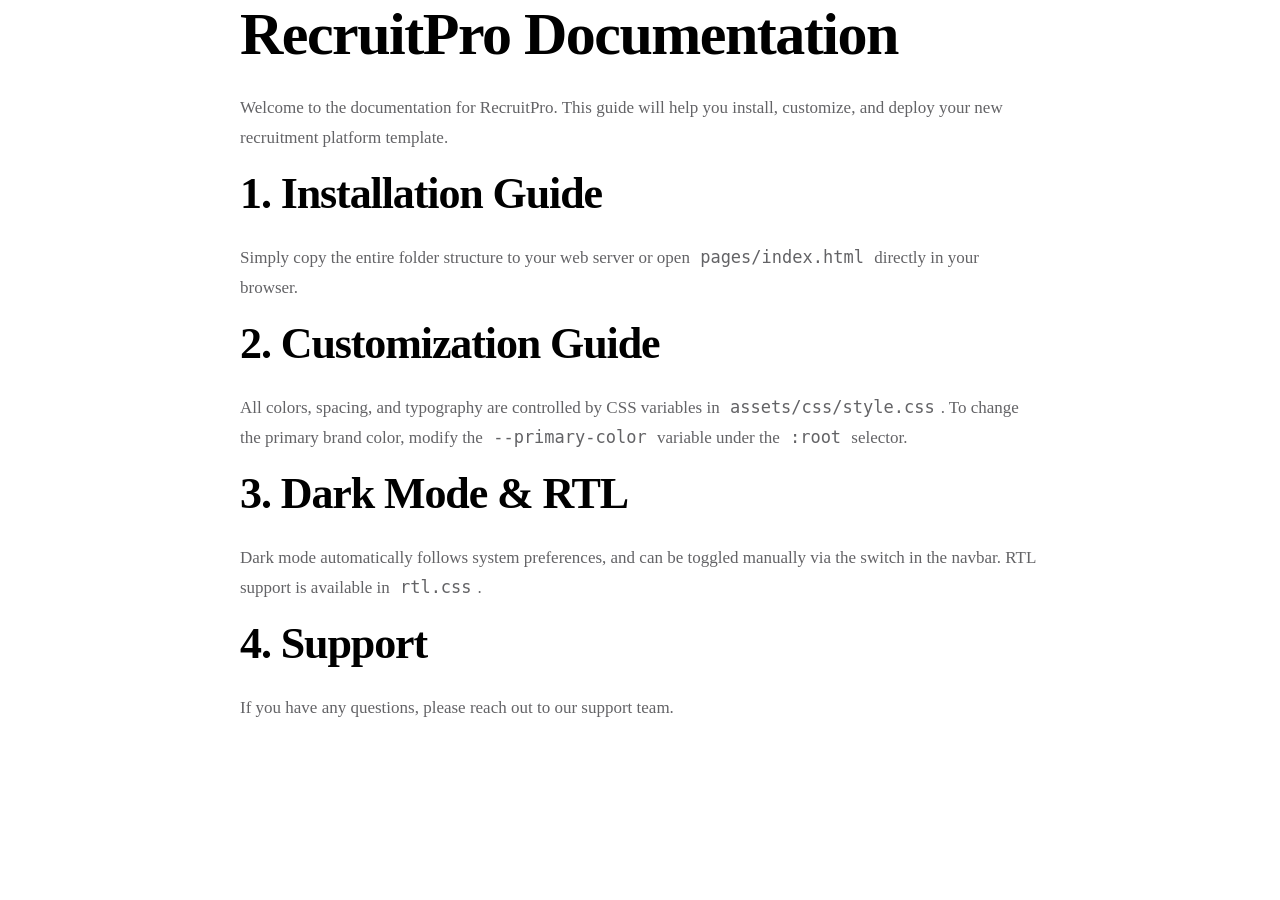
<file: documentation/index.html>
<!DOCTYPE html>
<html lang="en">
<head>
    <meta charset="UTF-8">
    <meta name="viewport" content="width=device-width, initial-scale=1.0">
    <title>Documentation | RecruitPro</title>
    <link rel="stylesheet" href="../assets/css/style.css">
    <link rel="stylesheet" href="../assets/css/responsive.css">
    <style>
        body { font-family: var(--font-family); background-color: var(--surface-color); color: var(--text-primary); line-height: 1.6; }
        .doc-container { max-width: 800px; margin: 0 auto; padding: var(--space-5) var(--space-4); }
        h1, h2, h3 { color: var(--primary-color); }
        code { background-color: var(--bg-color); padding: 2px 6px; border-radius: 4px; font-family: monospace; }
        pre { background-color: var(--bg-color); padding: var(--space-3); border-radius: var(--radius-md); overflow-x: auto; }
    </style>
</head>
<body>

<div class="doc-container">
    <h1>RecruitPro Documentation</h1>
    <p>Welcome to the documentation for RecruitPro. This guide will help you install, customize, and deploy your new recruitment platform template.</p>
    
    <h2>1. Installation Guide</h2>
    <p>Simply copy the entire folder structure to your web server or open <code>pages/index.html</code> directly in your browser.</p>
    
    <h2>2. Customization Guide</h2>
    <p>All colors, spacing, and typography are controlled by CSS variables in <code>assets/css/style.css</code>. To change the primary brand color, modify the <code>--primary-color</code> variable under the <code>:root</code> selector.</p>
    
    <h2>3. Dark Mode & RTL</h2>
    <p>Dark mode automatically follows system preferences, and can be toggled manually via the switch in the navbar. RTL support is available in <code>rtl.css</code>.</p>
    
    <h2>4. Support</h2>
    <p>If you have any questions, please reach out to our support team.</p>
</div>

</body>
</html>
</file>
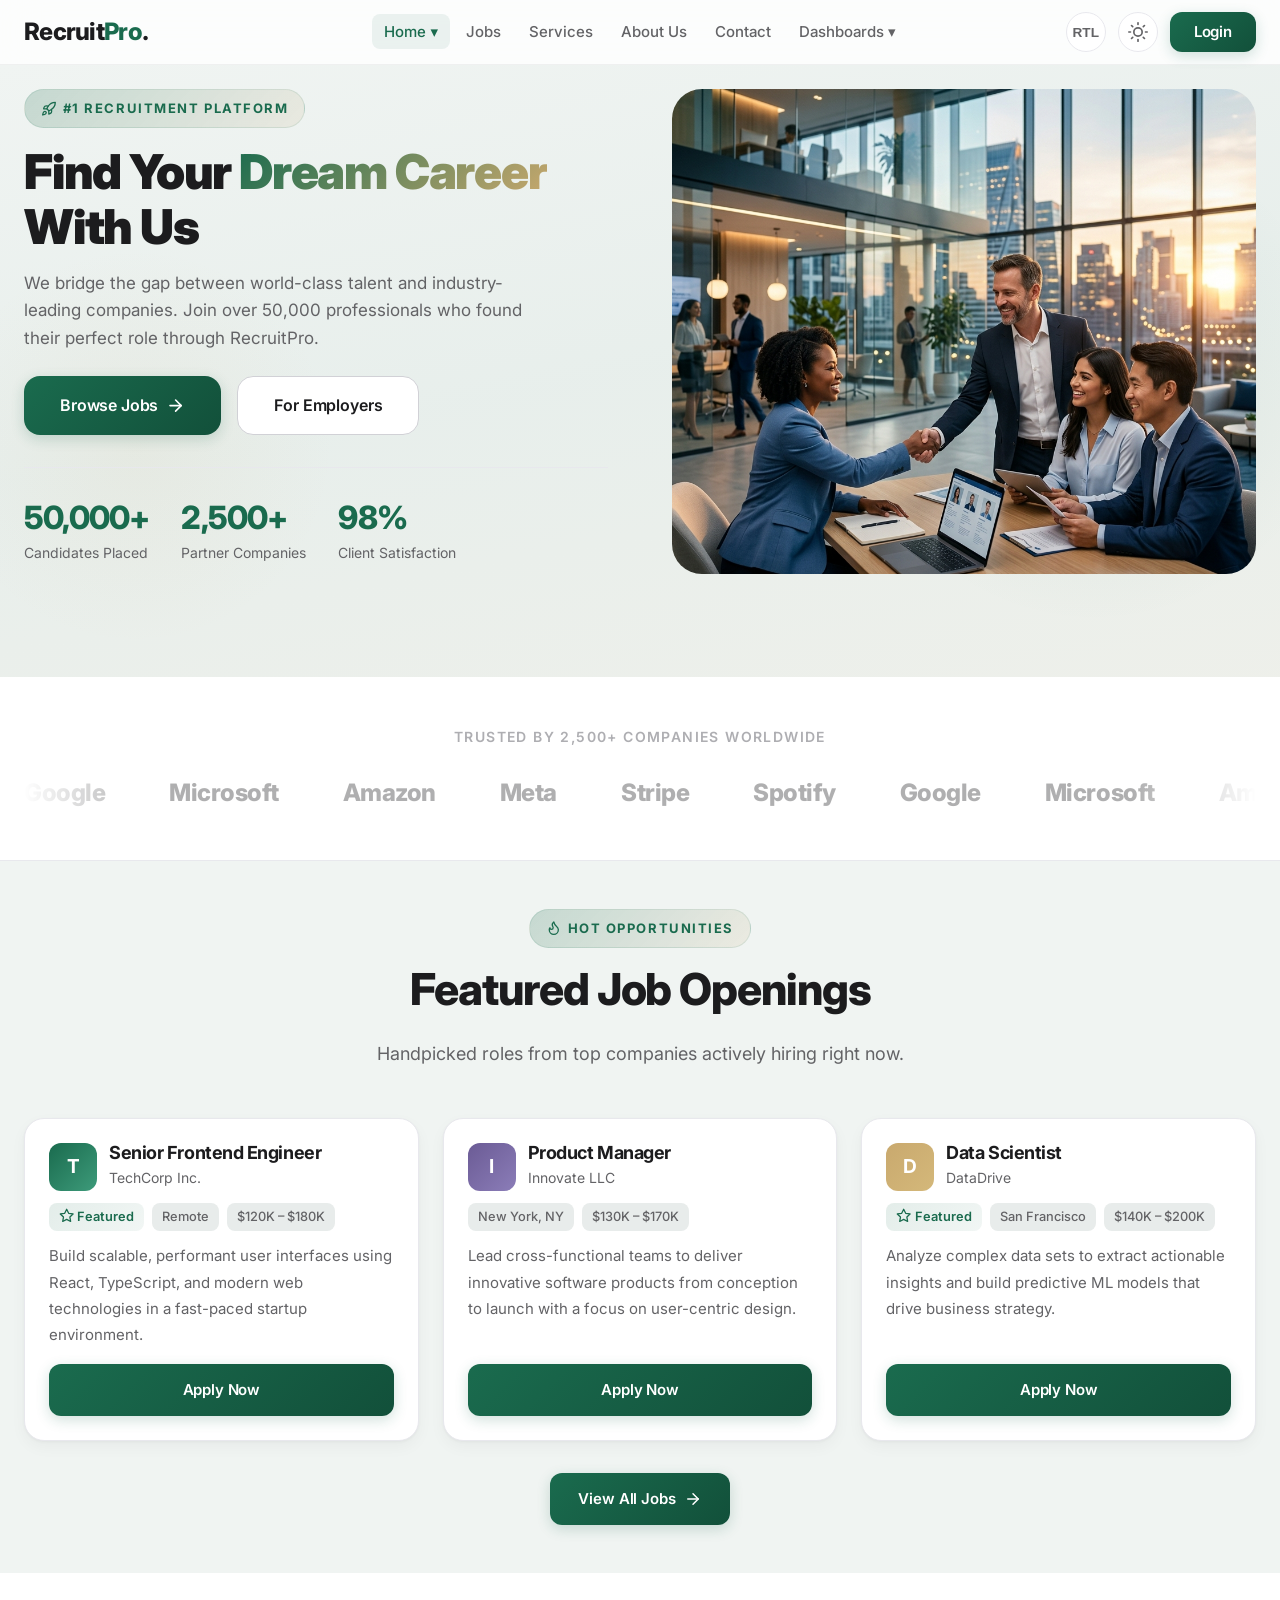
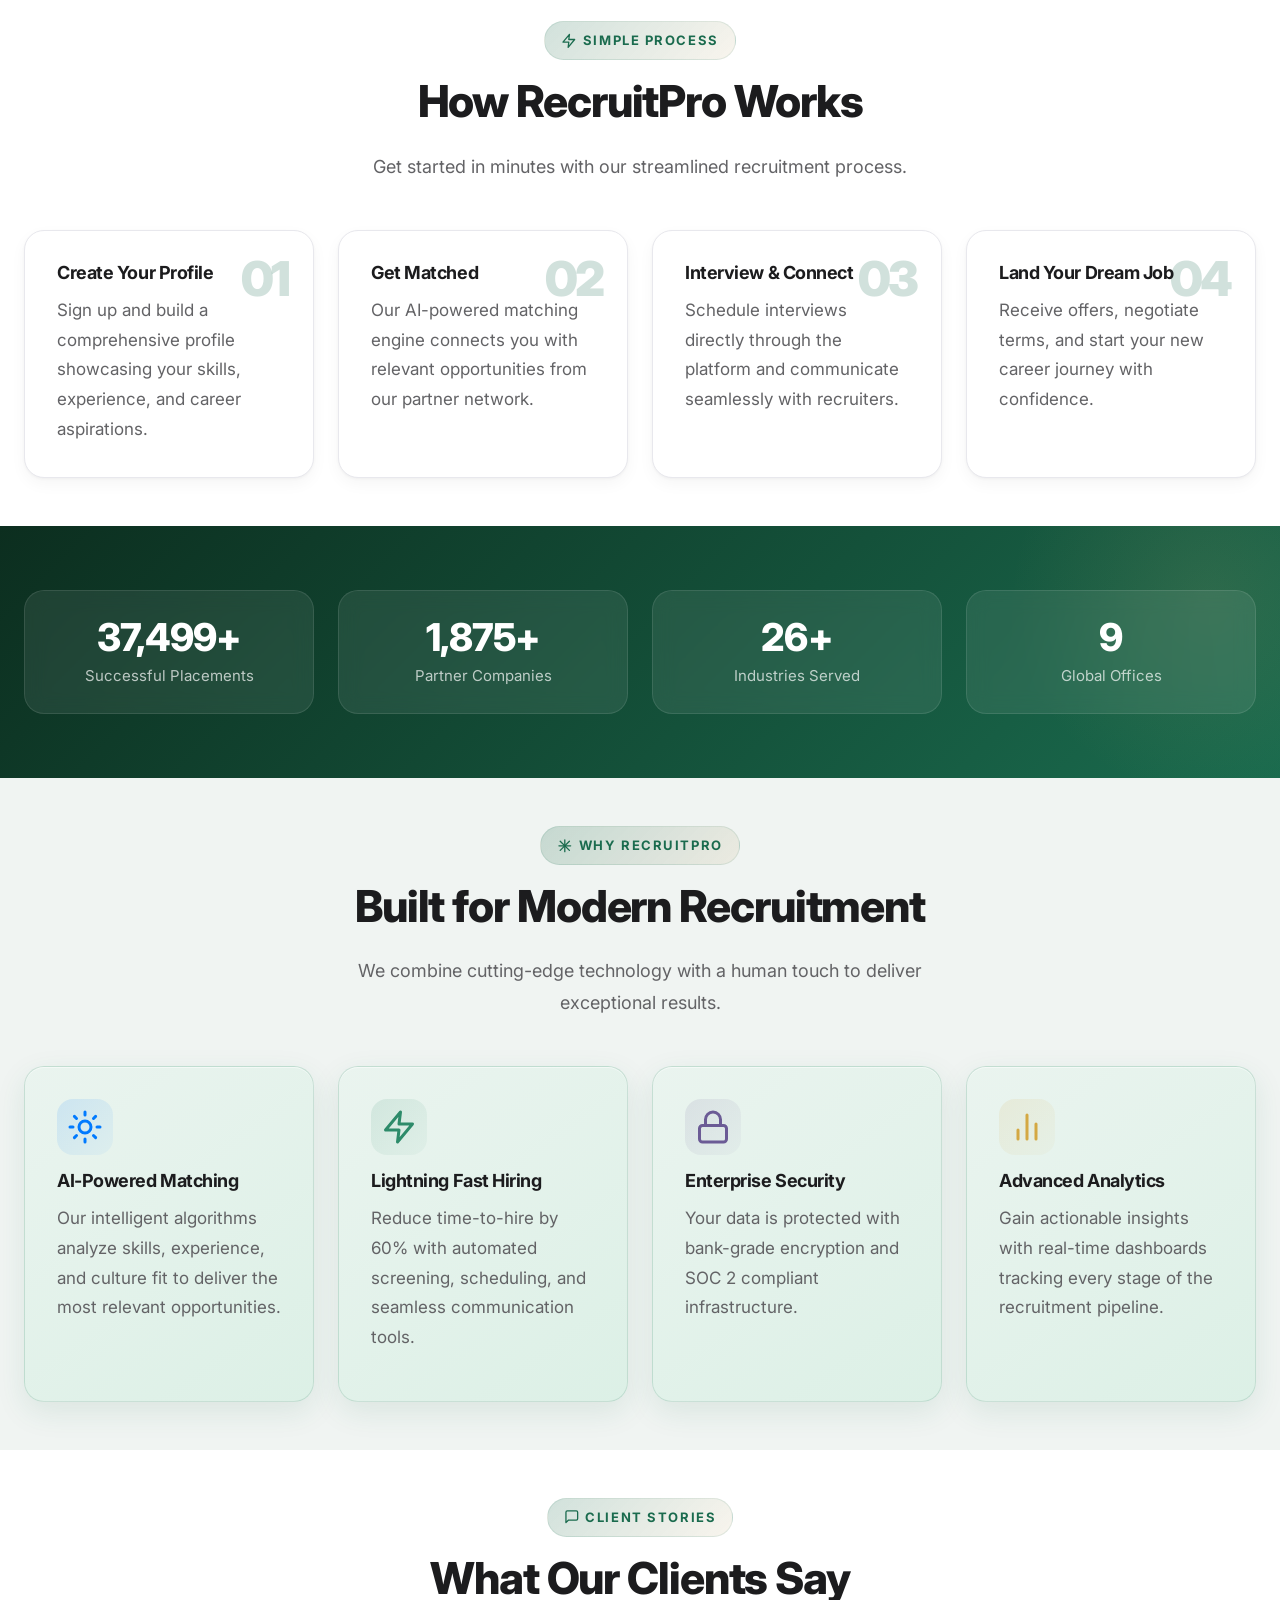
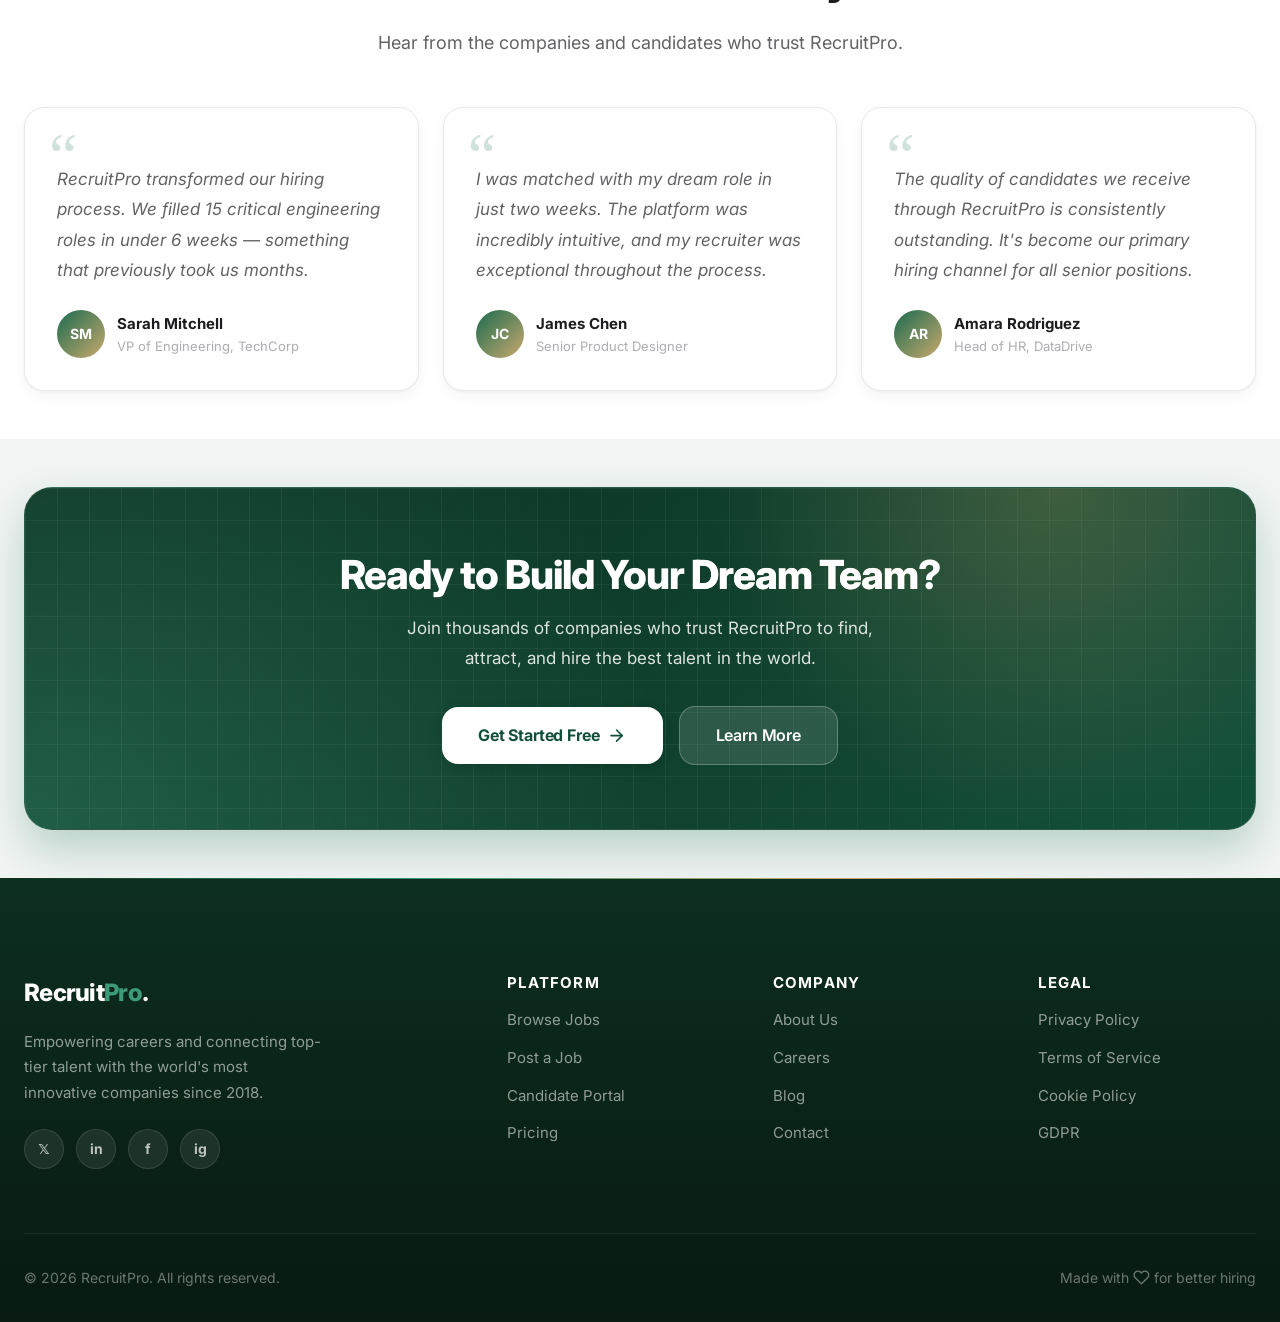
<file: pages/index.html>
<!DOCTYPE html>
<html lang="en" dir="ltr" data-theme="light">
<head>
    <meta charset="UTF-8">
    <meta name="viewport" content="width=device-width, initial-scale=1.0">
    <meta name="description" content="RecruitPro — Premium recruitment and staffing agency connecting world-class talent with industry-leading companies. Find your dream job or hire top talent today.">
    <title>RecruitPro | Premium Recruitment & Staffing Agency</title>

    <link rel="stylesheet" href="../assets/css/style.css">
    <link rel="stylesheet" href="../assets/css/responsive.css">
    <link rel="stylesheet" href="../assets/css/dark-mode.css">
    <link rel="stylesheet" href="../assets/css/rtl.css">
    <script src="../assets/js/main.js" defer></script>

    <!-- JSON-LD Structured Data -->
    <script type="application/ld+json">
    {
      "@context": "https://schema.org",
      "@type": "EmploymentAgency",
      "name": "RecruitPro",
      "url": "#",
      "description": "Premium Recruitment & Staffing Agency"
    }
    </script>

    <script>document.documentElement.dir = localStorage.getItem('dir') || 'ltr';</script>
</head>
<body>

    <!-- ============ NAVIGATION ============ -->
    <header class="navbar">
        <div class="nav-container">
            <a href="index.html" class="nav-brand">Recruit<span>Pro</span>.</a>

            <nav class="nav-menu">
                <div class="nav-item-dropdown">
                    <span class="nav-link active" style="cursor: pointer;">Home ▾</span>
                    <div class="nav-dropdown-content">
                        <a href="index.html">Home 1 (Default)</a>
                        <a href="index-2.html">Home 2 (New)</a>
                    </div>
                </div>
                <a href="jobs.html" class="nav-link">Jobs</a>
                <a href="services.html" class="nav-link">Services</a>
                <a href="about.html" class="nav-link">About Us</a>
                <a href="contact.html" class="nav-link">Contact</a>
                <div class="nav-item-dropdown">
                    <span class="nav-link" style="cursor: pointer;">Dashboards ▾</span>
                    <div class="nav-dropdown-content">
                        <a href="candidate-dashboard.html">Candidate Portal</a>
                        <a href="employer-dashboard.html">Employer Portal</a>
                    </div>
                </div>
            </nav>

            <div class="nav-actions">
                <button class="rtl-toggle-btn" aria-label="Toggle RTL">RTL</button>
                <button class="theme-toggle-btn" aria-label="Toggle Theme">
                    <svg class="sun-icon" width="20" height="20" viewBox="0 0 24 24" fill="none" stroke="currentColor" stroke-width="2" stroke-linecap="round" stroke-linejoin="round"><circle cx="12" cy="12" r="5"></circle><line x1="12" y1="1" x2="12" y2="3"></line><line x1="12" y1="21" x2="12" y2="23"></line><line x1="4.22" y1="4.22" x2="5.64" y2="5.64"></line><line x1="18.36" y1="18.36" x2="19.78" y2="19.78"></line><line x1="1" y1="12" x2="3" y2="12"></line><line x1="21" y1="12" x2="23" y2="12"></line><line x1="4.22" y1="19.78" x2="5.64" y2="18.36"></line><line x1="18.36" y1="5.64" x2="19.78" y2="4.22"></line></svg>
                    <svg class="moon-icon" width="20" height="20" viewBox="0 0 24 24" fill="none" stroke="currentColor" stroke-width="2" stroke-linecap="round" stroke-linejoin="round"><path d="M21 12.79A9 9 0 1 1 11.21 3 7 7 0 0 0 21 12.79z"></path></svg>
                </button>
                <a href="login.html" class="btn btn-primary" style="padding: var(--s2) var(--s5);">Login</a>
            </div>

            <button class="hamburger" aria-label="Toggle Navigation">
                <span></span>
                <span></span>
                <span></span>
            </button>
        </div>
    </header>

    <main>
        <!-- ============ SECTION 1: HERO ============ -->
        <section class="hero">
            <div class="container">
                <div class="hero-grid">
                    <div class="hero-content animate-on-scroll">
                        <span class="section-subtitle"><svg xmlns="http://www.w3.org/2000/svg" width="1.2em" height="1.2em" viewBox="0 0 24 24" fill="none" stroke="currentColor" stroke-width="2" stroke-linecap="round" stroke-linejoin="round" style="vertical-align: text-bottom; display: inline-block;"><path d="M4.5 16.5c-1.5 1.26-2 5-2 5s3.74-.5 5-2c.71-.84.7-2.13-.09-2.91a2.18 2.18 0 0 0-2.91-.09z"></path><path d="m12 15-3-3a22 22 0 0 1 2-3.95A12.88 12.88 0 0 1 22 2c0 2.72-.78 7.5-6 11a22.35 22.35 0 0 1-4 2z"></path><path d="M9 12H4s.55-3.03 2-4c1.62-1.08 5 0 5 0"></path><path d="M12 15v5s3.03-.55 4-2c1.08-1.62 0-5 0-5"></path></svg> #1 Recruitment Platform</span>
                        <h1 class="hero-title">Find Your <span class="text-gradient">Dream Career</span> With Us</h1>
                        <p class="hero-desc">We bridge the gap between world-class talent and industry-leading companies. Join over 50,000 professionals who found their perfect role through RecruitPro.</p>
                        <div class="flex gap-4 flex-wrap">
                            <a href="jobs.html" class="btn btn-primary btn-lg">Browse Jobs <svg xmlns="http://www.w3.org/2000/svg" width="1.2em" height="1.2em" viewBox="0 0 24 24" fill="none" stroke="currentColor" stroke-width="2" stroke-linecap="round" stroke-linejoin="round" style="vertical-align: text-bottom; display: inline-block;"><line x1="5" y1="12" x2="19" y2="12"></line><polyline points="12 5 19 12 12 19"></polyline></svg></a>
                            <a href="employer-dashboard.html" class="btn btn-secondary btn-lg">For Employers</a>
                        </div>

                        <div class="hero-stats">
                            <div class="hero-stat">
                                <h3 data-count="50000" data-suffix="+">0</h3>
                                <p>Candidates Placed</p>
                            </div>
                            <div class="hero-stat">
                                <h3 data-count="2500" data-suffix="+">0</h3>
                                <p>Partner Companies</p>
                            </div>
                            <div class="hero-stat">
                                <h3 data-count="98" data-suffix="%">0</h3>
                                <p>Client Satisfaction</p>
                            </div>
                        </div>
                    </div>

                    <div class="hero-image animate-on-scroll animate-delay-2">
                        <img src="../assets/images/hero-banner.png" alt="Diverse team of professionals collaborating in a modern office" loading="eager">
                    </div>
                </div>
            </div>
        </section>

        <!-- ============ SECTION 2: TRUSTED BY ============ -->
        <section style="padding: var(--s7) 0; background: var(--surface); border-bottom: 1px solid var(--border-light);">
            <div class="container">
                <p class="animate-on-scroll" style="text-align: center; font-size: 0.875rem; font-weight: 600; text-transform: uppercase; letter-spacing: 0.1em; color: var(--text-tertiary); margin-bottom: var(--s5);">Trusted by 2,500+ companies worldwide</p>
                <div class="marquee-wrapper animate-on-scroll animate-delay-1">
                    <div class="marquee-content">
                        <span class="brand-logo">Google</span>
                        <span class="brand-logo">Microsoft</span>
                        <span class="brand-logo">Amazon</span>
                        <span class="brand-logo">Meta</span>
                        <span class="brand-logo">Stripe</span>
                        <span class="brand-logo">Spotify</span>
                        <span class="brand-logo" aria-hidden="true">Google</span>
                        <span class="brand-logo" aria-hidden="true">Microsoft</span>
                        <span class="brand-logo" aria-hidden="true">Amazon</span>
                        <span class="brand-logo" aria-hidden="true">Meta</span>
                        <span class="brand-logo" aria-hidden="true">Stripe</span>
                        <span class="brand-logo" aria-hidden="true">Spotify</span>
                    </div>
                </div>
            </div>
        </section>

        <!-- ============ SECTION 3: FEATURED JOBS ============ -->
        <section class="section" style="background: var(--bg);">
            <div class="container">
                <div class="text-center animate-on-scroll" style="margin-bottom: var(--s7);">
                    <span class="section-subtitle"><svg xmlns="http://www.w3.org/2000/svg" width="1.2em" height="1.2em" viewBox="0 0 24 24" fill="none" stroke="currentColor" stroke-width="2" stroke-linecap="round" stroke-linejoin="round" style="vertical-align: text-bottom; display: inline-block;"><path d="M8.5 14.5A2.5 2.5 0 0 0 11 12c0-1.38-.5-2-1-3-1.072-2.143-.224-4.054 2-6 .5 2.5 2 4.9 4 6.5 2 1.6 3 3.5 3 5.5a7 7 0 1 1-14 0c0-1.153.433-2.294 1-3a2.5 2.5 0 0 0 2.5 2.5z"></path></svg> Hot Opportunities</span>
                    <h2 class="section-title mx-auto">Featured Job Openings</h2>
                    <p class="section-desc mx-auto">Handpicked roles from top companies actively hiring right now.</p>
                </div>

                <div class="feature-grid">
                    <!-- Job 1 -->
                    <div class="job-card animate-on-scroll animate-delay-1">
                        <div class="job-card-header">
                            <div class="job-company-logo" style="background: linear-gradient(135deg, #1A6B4E, #3D9B7A);">T</div>
                            <div>
                                <h4 style="margin-bottom: 2px;">Senior Frontend Engineer</h4>
                                <p style="margin: 0; font-size: 0.875rem;">TechCorp Inc.</p>
                            </div>
                        </div>
                        <div class="job-meta">
                            <span class="job-tag featured"><svg xmlns="http://www.w3.org/2000/svg" width="1.2em" height="1.2em" viewBox="0 0 24 24" fill="none" stroke="currentColor" stroke-width="2" stroke-linecap="round" stroke-linejoin="round" style="vertical-align: text-bottom; display: inline-block;"><polygon points="12 2 15.09 8.26 22 9.27 17 14.14 18.18 21.02 12 17.77 5.82 21.02 7 14.14 2 9.27 8.91 8.26 12 2"></polygon></svg> Featured</span>
                            <span class="job-tag">Remote</span>
                            <span class="job-tag">$120K – $180K</span>
                        </div>
                        <p style="font-size: 0.9375rem;">Build scalable, performant user interfaces using React, TypeScript, and modern web technologies in a fast-paced startup environment.</p>
                        <a href="job-details.html" class="btn btn-primary" style="width: 100%;">Apply Now</a>
                    </div>

                    <!-- Job 2 -->
                    <div class="job-card animate-on-scroll animate-delay-2">
                        <div class="job-card-header">
                            <div class="job-company-logo" style="background: linear-gradient(135deg, #6B5B95, #8B7DB8);">I</div>
                            <div>
                                <h4 style="margin-bottom: 2px;">Product Manager</h4>
                                <p style="margin: 0; font-size: 0.875rem;">Innovate LLC</p>
                            </div>
                        </div>
                        <div class="job-meta">
                            <span class="job-tag">New York, NY</span>
                            <span class="job-tag">$130K – $170K</span>
                        </div>
                        <p style="font-size: 0.9375rem;">Lead cross-functional teams to deliver innovative software products from conception to launch with a focus on user-centric design.</p>
                        <a href="job-details.html" class="btn btn-primary" style="width: 100%;">Apply Now</a>
                    </div>

                    <!-- Job 3 -->
                    <div class="job-card animate-on-scroll animate-delay-3">
                        <div class="job-card-header">
                            <div class="job-company-logo" style="background: linear-gradient(135deg, #C9A96E, #D4B87A);">D</div>
                            <div>
                                <h4 style="margin-bottom: 2px;">Data Scientist</h4>
                                <p style="margin: 0; font-size: 0.875rem;">DataDrive</p>
                            </div>
                        </div>
                        <div class="job-meta">
                            <span class="job-tag featured"><svg xmlns="http://www.w3.org/2000/svg" width="1.2em" height="1.2em" viewBox="0 0 24 24" fill="none" stroke="currentColor" stroke-width="2" stroke-linecap="round" stroke-linejoin="round" style="vertical-align: text-bottom; display: inline-block;"><polygon points="12 2 15.09 8.26 22 9.27 17 14.14 18.18 21.02 12 17.77 5.82 21.02 7 14.14 2 9.27 8.91 8.26 12 2"></polygon></svg> Featured</span>
                            <span class="job-tag">San Francisco</span>
                            <span class="job-tag">$140K – $200K</span>
                        </div>
                        <p style="font-size: 0.9375rem;">Analyze complex data sets to extract actionable insights and build predictive ML models that drive business strategy.</p>
                        <a href="job-details.html" class="btn btn-primary" style="width: 100%;">Apply Now</a>
                    </div>
                </div>

                <div class="text-center" style="margin-top: var(--s6);">
                    <a href="jobs.html" class="btn btn-primary">View All Jobs <svg xmlns="http://www.w3.org/2000/svg" width="1.2em" height="1.2em" viewBox="0 0 24 24" fill="none" stroke="currentColor" stroke-width="2" stroke-linecap="round" stroke-linejoin="round" style="vertical-align: text-bottom; display: inline-block;"><line x1="5" y1="12" x2="19" y2="12"></line><polyline points="12 5 19 12 12 19"></polyline></svg></a>
                </div>
            </div>
        </section>

        <!-- ============ SECTION 4: HOW IT WORKS ============ -->
        <section class="section" style="background: var(--surface);">
            <div class="container">
                <div class="text-center animate-on-scroll" style="margin-bottom: var(--s7);">
                    <span class="section-subtitle"><svg xmlns="http://www.w3.org/2000/svg" width="1.2em" height="1.2em" viewBox="0 0 24 24" fill="none" stroke="currentColor" stroke-width="2" stroke-linecap="round" stroke-linejoin="round" style="vertical-align: text-bottom; display: inline-block;"><polygon points="13 2 3 14 12 14 11 22 21 10 12 10 13 2"></polygon></svg> Simple Process</span>
                    <h2 class="section-title mx-auto">How RecruitPro Works</h2>
                    <p class="section-desc mx-auto">Get started in minutes with our streamlined recruitment process.</p>
                </div>

                <div class="process-grid">
                    <div class="process-step animate-on-scroll animate-delay-1">
                        <h4>Create Your Profile</h4>
                        <p>Sign up and build a comprehensive profile showcasing your skills, experience, and career aspirations.</p>
                    </div>
                    <div class="process-step animate-on-scroll animate-delay-2">
                        <h4>Get Matched</h4>
                        <p>Our AI-powered matching engine connects you with relevant opportunities from our partner network.</p>
                    </div>
                    <div class="process-step animate-on-scroll animate-delay-3">
                        <h4>Interview & Connect</h4>
                        <p>Schedule interviews directly through the platform and communicate seamlessly with recruiters.</p>
                    </div>
                    <div class="process-step animate-on-scroll animate-delay-4">
                        <h4>Land Your Dream Job</h4>
                        <p>Receive offers, negotiate terms, and start your new career journey with confidence.</p>
                    </div>
                </div>
            </div>
        </section>

        <!-- ============ SECTION 5: STATS BANNER ============ -->
        <section class="stats-section">
            <div class="container">
                <div class="stats-grid">
                    <div class="stat-item animate-on-scroll">
                        <h3 data-count="50000" data-suffix="+">0</h3>
                        <p>Successful Placements</p>
                    </div>
                    <div class="stat-item animate-on-scroll animate-delay-1">
                        <h3 data-count="2500" data-suffix="+">0</h3>
                        <p>Partner Companies</p>
                    </div>
                    <div class="stat-item animate-on-scroll animate-delay-2">
                        <h3 data-count="35" data-suffix="+">0</h3>
                        <p>Industries Served</p>
                    </div>
                    <div class="stat-item animate-on-scroll animate-delay-3">
                        <h3 data-count="12">0</h3>
                        <p>Global Offices</p>
                    </div>
                </div>
            </div>
        </section>

        <!-- ============ SECTION 6: WHY CHOOSE US ============ -->
        <section class="section" style="background: var(--bg);">
            <div class="container">
                <div class="text-center animate-on-scroll" style="margin-bottom: var(--s7);">
                    <span class="section-subtitle"><svg xmlns="http://www.w3.org/2000/svg" width="1.2em" height="1.2em" viewBox="0 0 24 24" fill="none" stroke="currentColor" stroke-width="2" stroke-linecap="round" stroke-linejoin="round" style="vertical-align: text-bottom; display: inline-block;"><path d="M12 3v18"></path><path d="m4.93 4.93 14.14 14.14"></path><path d="M3 12h18"></path><path d="m19.07 4.93-14.14 14.14"></path></svg> Why RecruitPro</span>
                    <h2 class="section-title mx-auto">Built for Modern Recruitment</h2>
                    <p class="section-desc mx-auto">We combine cutting-edge technology with a human touch to deliver exceptional results.</p>
                </div>

                <div class="feature-grid">
                    <div class="feature-card animate-on-scroll animate-delay-1">
                        <div class="feature-icon icon-blue"><svg xmlns="http://www.w3.org/2000/svg" width="1.5em" height="1.5em" viewBox="0 0 24 24" fill="none" stroke="currentColor" stroke-width="2" stroke-linecap="round" stroke-linejoin="round"><circle cx="12" cy="12" r="4"></circle><path d="M12 2v2"></path><path d="M12 20v2"></path><path d="m4.93 4.93 1.41 1.41"></path><path d="m17.66 17.66 1.41 1.41"></path><path d="M2 12h2"></path><path d="M20 12h2"></path><path d="m6.34 17.66-1.41 1.41"></path><path d="m19.07 4.93-1.41 1.41"></path></svg></div>
                        <h4>AI-Powered Matching</h4>
                        <p>Our intelligent algorithms analyze skills, experience, and culture fit to deliver the most relevant opportunities.</p>
                    </div>
                    <div class="feature-card animate-on-scroll animate-delay-2">
                        <div class="feature-icon icon-green"><svg xmlns="http://www.w3.org/2000/svg" width="1.5em" height="1.5em" viewBox="0 0 24 24" fill="none" stroke="currentColor" stroke-width="2" stroke-linecap="round" stroke-linejoin="round"><polygon points="13 2 3 14 12 14 11 22 21 10 12 10 13 2"></polygon></svg></div>
                        <h4>Lightning Fast Hiring</h4>
                        <p>Reduce time-to-hire by 60% with automated screening, scheduling, and seamless communication tools.</p>
                    </div>
                    <div class="feature-card animate-on-scroll animate-delay-3">
                        <div class="feature-icon icon-purple"><svg xmlns="http://www.w3.org/2000/svg" width="1.5em" height="1.5em" viewBox="0 0 24 24" fill="none" stroke="currentColor" stroke-width="2" stroke-linecap="round" stroke-linejoin="round"><rect x="3" y="11" width="18" height="11" rx="2" ry="2"></rect><path d="M7 11V7a5 5 0 0 1 10 0v4"></path></svg></div>
                        <h4>Enterprise Security</h4>
                        <p>Your data is protected with bank-grade encryption and SOC 2 compliant infrastructure.</p>
                    </div>
                    <div class="feature-card animate-on-scroll animate-delay-4">
                        <div class="feature-icon icon-orange"><svg xmlns="http://www.w3.org/2000/svg" width="1.5em" height="1.5em" viewBox="0 0 24 24" fill="none" stroke="currentColor" stroke-width="2" stroke-linecap="round" stroke-linejoin="round"><line x1="18" y1="20" x2="18" y2="10"></line><line x1="12" y1="20" x2="12" y2="4"></line><line x1="6" y1="20" x2="6" y2="14"></line></svg></div>
                        <h4>Advanced Analytics</h4>
                        <p>Gain actionable insights with real-time dashboards tracking every stage of the recruitment pipeline.</p>
                    </div>
                </div>
            </div>
        </section>

        <!-- ============ SECTION 7: TESTIMONIALS ============ -->
        <section class="section" style="background: var(--surface);">
            <div class="container">
                <div class="text-center animate-on-scroll" style="margin-bottom: var(--s7);">
                    <span class="section-subtitle"><svg xmlns="http://www.w3.org/2000/svg" width="1.2em" height="1.2em" viewBox="0 0 24 24" fill="none" stroke="currentColor" stroke-width="2" stroke-linecap="round" stroke-linejoin="round" style="vertical-align: text-bottom; display: inline-block;"><path d="M21 15a2 2 0 0 1-2 2H7l-4 4V5a2 2 0 0 1 2-2h14a2 2 0 0 1 2 2z"></path></svg> Client Stories</span>
                    <h2 class="section-title mx-auto">What Our Clients Say</h2>
                    <p class="section-desc mx-auto">Hear from the companies and candidates who trust RecruitPro.</p>
                </div>

                <div class="grid grid-3" style="gap: var(--s5);">
                    <div class="testimonial-card animate-on-scroll animate-delay-1">
                        <p class="testimonial-text">RecruitPro transformed our hiring process. We filled 15 critical engineering roles in under 6 weeks — something that previously took us months.</p>
                        <div class="testimonial-author">
                            <div class="testimonial-avatar">SM</div>
                            <div>
                                <div class="testimonial-name">Sarah Mitchell</div>
                                <div class="testimonial-role">VP of Engineering, TechCorp</div>
                            </div>
                        </div>
                    </div>

                    <div class="testimonial-card animate-on-scroll animate-delay-2">
                        <p class="testimonial-text">I was matched with my dream role in just two weeks. The platform was incredibly intuitive, and my recruiter was exceptional throughout the process.</p>
                        <div class="testimonial-author">
                            <div class="testimonial-avatar">JC</div>
                            <div>
                                <div class="testimonial-name">James Chen</div>
                                <div class="testimonial-role">Senior Product Designer</div>
                            </div>
                        </div>
                    </div>

                    <div class="testimonial-card animate-on-scroll animate-delay-3">
                        <p class="testimonial-text">The quality of candidates we receive through RecruitPro is consistently outstanding. It's become our primary hiring channel for all senior positions.</p>
                        <div class="testimonial-author">
                            <div class="testimonial-avatar">AR</div>
                            <div>
                                <div class="testimonial-name">Amara Rodriguez</div>
                                <div class="testimonial-role">Head of HR, DataDrive</div>
                            </div>
                        </div>
                    </div>
                </div>
            </div>
        </section>

        <!-- ============ SECTION 8: CTA BANNER ============ -->
        <section class="section" style="background: var(--bg);">
            <div class="container">
                <div class="cta-banner animate-on-scroll">
                    <h2 style="font-size: clamp(1.75rem, 4vw, 2.5rem); max-width: 600px; margin: 0 auto var(--s4);">Ready to Build Your <span class="text-gradient" style="-webkit-text-fill-color: white; background: linear-gradient(135deg, #fff, var(--secondary)); -webkit-background-clip: text;">Dream Team</span>?</h2>
                    <p style="max-width: 520px; margin: 0 auto var(--s6); font-size: 1.0625rem;">Join thousands of companies who trust RecruitPro to find, attract, and hire the best talent in the world.</p>
                    <div class="flex-center gap-4 flex-wrap" style="position: relative; z-index: 1;">
                        <a href="contact.html" class="btn btn-lg" style="background: white; color: var(--primary-dark); font-weight: 700; box-shadow: 0 4px 14px rgba(0,0,0,0.15);">Get Started Free <svg xmlns="http://www.w3.org/2000/svg" width="1.2em" height="1.2em" viewBox="0 0 24 24" fill="none" stroke="currentColor" stroke-width="2" stroke-linecap="round" stroke-linejoin="round" style="vertical-align: text-bottom; display: inline-block;"><line x1="5" y1="12" x2="19" y2="12"></line><polyline points="12 5 19 12 12 19"></polyline></svg></a>
                        <a href="about.html" class="btn btn-lg" style="background: rgba(255,255,255,0.12); border: 1.5px solid rgba(255,255,255,0.25); color: white;">Learn More</a>
                    </div>
                </div>
            </div>
        </section>
    </main>

    <!-- ============ FOOTER ============ -->
    <footer class="footer">
        <div class="container">
            <div class="footer-grid">
                <div>
                    <div class="footer-brand">Recruit<span>Pro</span>.</div>
                    <p style="max-width: 300px; margin-bottom: var(--s5);">Empowering careers and connecting top-tier talent with the world's most innovative companies since 2018.</p>
                    <div class="footer-social">
                        <a href="#" aria-label="Twitter">𝕏</a>
                        <a href="#" aria-label="LinkedIn">in</a>
                        <a href="#" aria-label="Facebook">f</a>
                        <a href="#" aria-label="Instagram">ig</a>
                    </div>
                </div>
                <div>
                    <h4>Platform</h4>
                    <ul class="footer-links">
                        <li><a href="jobs.html">Browse Jobs</a></li>
                        <li><a href="employer-dashboard.html">Post a Job</a></li>
                        <li><a href="candidate-dashboard.html">Candidate Portal</a></li>
                        <li><a href="coming-soon.html">Pricing</a></li>
                    </ul>
                </div>
                <div>
                    <h4>Company</h4>
                    <ul class="footer-links">
                        <li><a href="about.html">About Us</a></li>
                        <li><a href="coming-soon.html">Careers</a></li>
                        <li><a href="coming-soon.html">Blog</a></li>
                        <li><a href="contact.html">Contact</a></li>
                    </ul>
                </div>
                <div>
                    <h4>Legal</h4>
                    <ul class="footer-links">
                        <li><a href="coming-soon.html">Privacy Policy</a></li>
                        <li><a href="coming-soon.html">Terms of Service</a></li>
                        <li><a href="coming-soon.html">Cookie Policy</a></li>
                        <li><a href="coming-soon.html">GDPR</a></li>
                    </ul>
                </div>
            </div>
            <div class="footer-bottom">
                <p>&copy; 2026 RecruitPro. All rights reserved.</p>
                <p>Made with <svg xmlns="http://www.w3.org/2000/svg" width="1.2em" height="1.2em" viewBox="0 0 24 24" fill="none" stroke="currentColor" stroke-width="2" stroke-linecap="round" stroke-linejoin="round" style="vertical-align: text-bottom; display: inline-block;"><path d="M20.84 4.61a5.5 5.5 0 0 0-7.78 0L12 5.67l-1.06-1.06a5.5 5.5 0 0 0-7.78 7.78l1.06 1.06L12 21.23l7.78-7.78 1.06-1.06a5.5 5.5 0 0 0 0-7.78z"></path></svg>️ for better hiring</p>
            </div>
        </div>
    </footer>

</body>
</html>
</file>
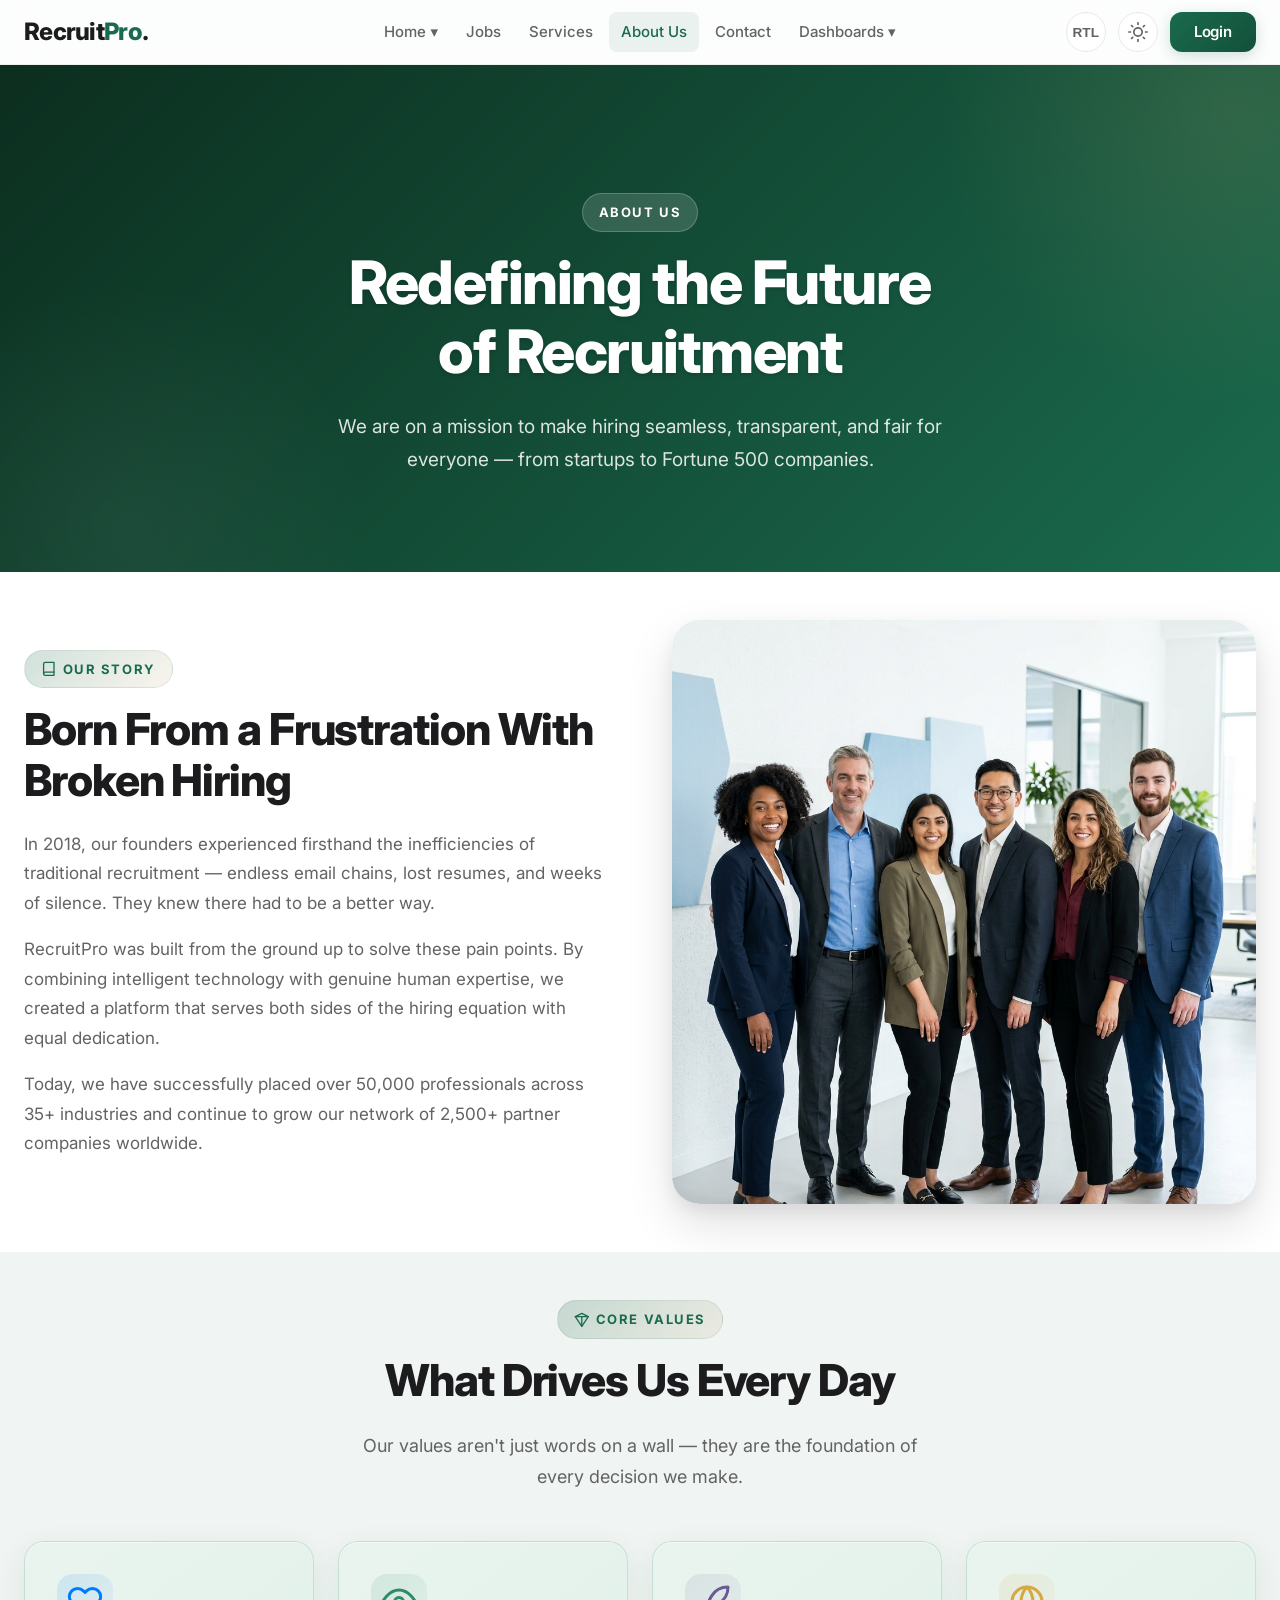
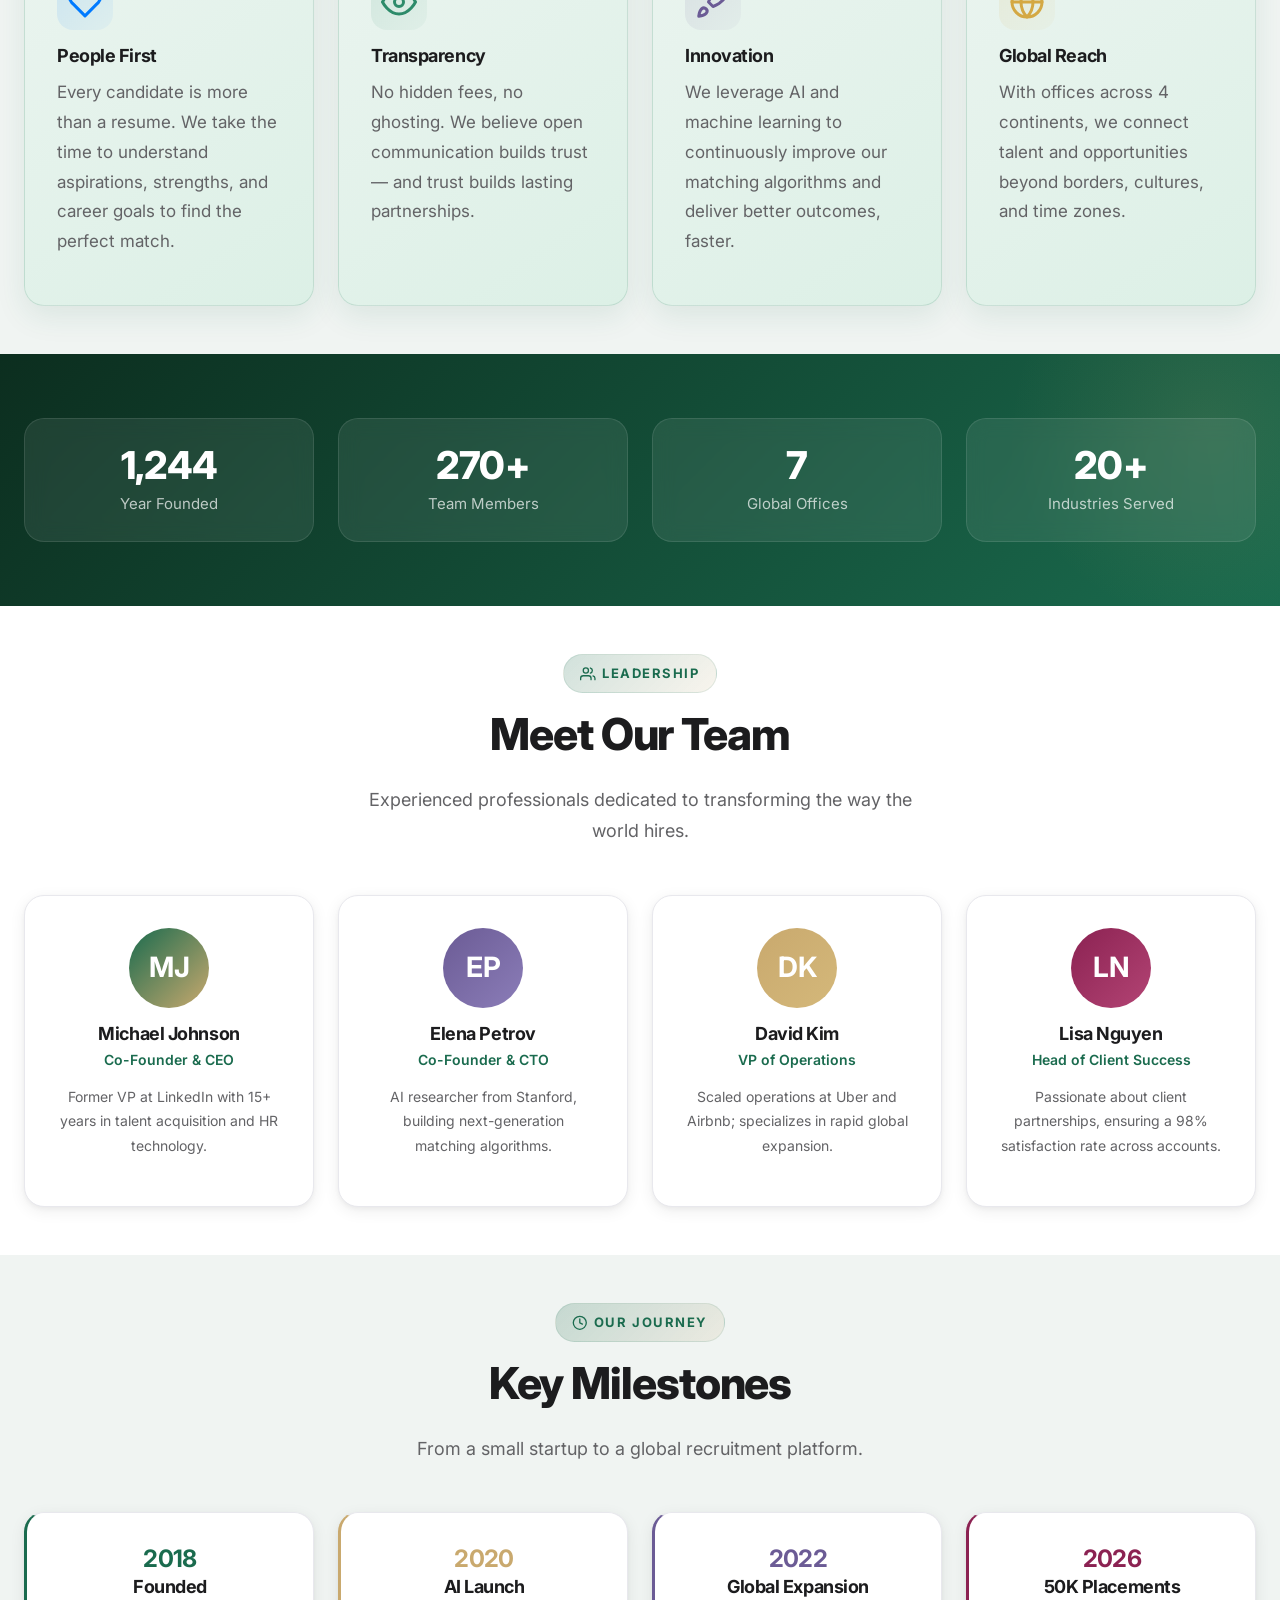
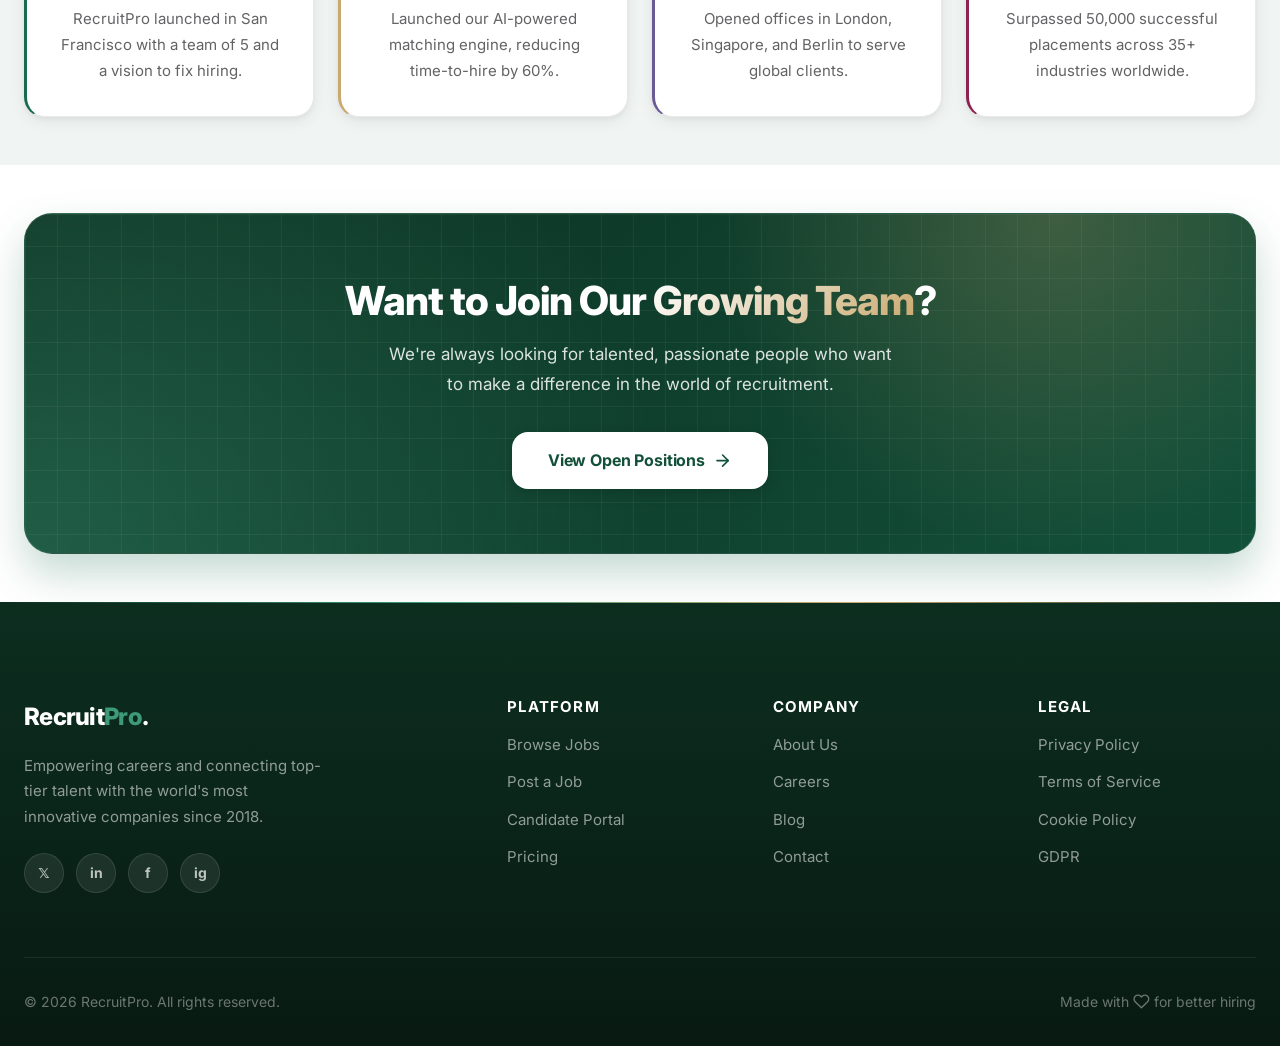
<file: pages/about.html>
<!DOCTYPE html>
<html lang="en" dir="ltr" data-theme="light">
<head>
    <meta charset="UTF-8">
    <meta name="viewport" content="width=device-width, initial-scale=1.0">
    <meta name="description" content="Learn about RecruitPro's mission to revolutionize hiring. Meet our leadership team and discover our core values.">
    <title>About Us | RecruitPro</title>
    <link rel="stylesheet" href="../assets/css/style.css">
    <link rel="stylesheet" href="../assets/css/responsive.css">
    <link rel="stylesheet" href="../assets/css/dark-mode.css">
    <link rel="stylesheet" href="../assets/css/rtl.css">
    <script src="../assets/js/main.js" defer></script>

    <script>document.documentElement.dir = localStorage.getItem('dir') || 'ltr';</script>
</head>
<body>

    <!-- ============ NAVIGATION ============ -->
    <header class="navbar">
        <div class="nav-container">
            <a href="index.html" class="nav-brand">Recruit<span>Pro</span>.</a>
            <nav class="nav-menu">
                <div class="nav-item-dropdown">
                    <span class="nav-link" style="cursor: pointer;">Home ▾</span>
                    <div class="nav-dropdown-content">
                        <a href="index.html">Home 1 (Default)</a>
                        <a href="index-2.html">Home 2 (New)</a>
                    </div>
                </div>
                <a href="jobs.html" class="nav-link">Jobs</a>
                <a href="services.html" class="nav-link">Services</a>
                <a href="about.html" class="nav-link active">About Us</a>
                <a href="contact.html" class="nav-link">Contact</a>
                <div class="nav-item-dropdown">
                    <span class="nav-link" style="cursor: pointer;">Dashboards ▾</span>
                    <div class="nav-dropdown-content">
                        <a href="candidate-dashboard.html">Candidate Portal</a>
                        <a href="employer-dashboard.html">Employer Portal</a>
                    </div>
                </div>
            </nav>
            <div class="nav-actions">
                <button class="rtl-toggle-btn" aria-label="Toggle RTL">RTL</button>
                <button class="theme-toggle-btn" aria-label="Toggle Theme">
                    <svg class="sun-icon" width="20" height="20" viewBox="0 0 24 24" fill="none" stroke="currentColor" stroke-width="2" stroke-linecap="round" stroke-linejoin="round"><circle cx="12" cy="12" r="5"></circle><line x1="12" y1="1" x2="12" y2="3"></line><line x1="12" y1="21" x2="12" y2="23"></line><line x1="4.22" y1="4.22" x2="5.64" y2="5.64"></line><line x1="18.36" y1="18.36" x2="19.78" y2="19.78"></line><line x1="1" y1="12" x2="3" y2="12"></line><line x1="21" y1="12" x2="23" y2="12"></line><line x1="4.22" y1="19.78" x2="5.64" y2="18.36"></line><line x1="18.36" y1="5.64" x2="19.78" y2="4.22"></line></svg>
                    <svg class="moon-icon" width="20" height="20" viewBox="0 0 24 24" fill="none" stroke="currentColor" stroke-width="2" stroke-linecap="round" stroke-linejoin="round"><path d="M21 12.79A9 9 0 1 1 11.21 3 7 7 0 0 0 21 12.79z"></path></svg>
                </button>
                <a href="login.html" class="btn btn-primary" style="padding: var(--s2) var(--s5);">Login</a>
            </div>
            <button class="hamburger" aria-label="Toggle Navigation">
                <span></span>
                <span></span>
                <span></span>
            </button>
        </div>
    </header>

    <main>
        <!-- ============ SECTION 1: PAGE HEADER ============ -->
        <section class="page-header">
            <div class="container">
                <span class="section-subtitle" style="color: white; background: rgba(255,255,255,0.15); border-color: rgba(255,255,255,0.2);">About Us</span>
                <h1>Redefining the Future <br>of Recruitment</h1>
                <p>We are on a mission to make hiring seamless, transparent, and fair for everyone — from startups to Fortune 500 companies.</p>
            </div>
        </section>

        <!-- ============ SECTION 2: OUR STORY ============ -->
        <section class="section" style="background: var(--surface);">
            <div class="container">
                <div class="grid grid-2" style="align-items: center; gap: var(--s8);">
                    <div class="animate-on-scroll mobile-text-center">
                        <span class="section-subtitle"><svg xmlns="http://www.w3.org/2000/svg" width="1.2em" height="1.2em" viewBox="0 0 24 24" fill="none" stroke="currentColor" stroke-width="2" stroke-linecap="round" stroke-linejoin="round" style="vertical-align: text-bottom; display: inline-block;"><path d="M4 19.5A2.5 2.5 0 0 1 6.5 17H20"></path><path d="M6.5 2H20v20H6.5A2.5 2.5 0 0 1 4 19.5v-15A2.5 2.5 0 0 1 6.5 2z"></path></svg> Our Story</span>
                        <h2>Born From a Frustration With Broken Hiring</h2>
                        <p>In 2018, our founders experienced firsthand the inefficiencies of traditional recruitment — endless email chains, lost resumes, and weeks of silence. They knew there had to be a better way.</p>
                        <p>RecruitPro was built from the ground up to solve these pain points. By combining intelligent technology with genuine human expertise, we created a platform that serves both sides of the hiring equation with equal dedication.</p>
                        <p>Today, we have successfully placed over 50,000 professionals across 35+ industries and continue to grow our network of 2,500+ partner companies worldwide.</p>
                    </div>
                    <div class="animate-on-scroll animate-delay-2">
                        <img src="../assets/images/team-photo.png" alt="The RecruitPro leadership team in our San Francisco office" style="border-radius: var(--r-2xl); box-shadow: var(--shadow-xl); width: 100%;">
                    </div>
                </div>
            </div>
        </section>

        <!-- ============ SECTION 3: CORE VALUES ============ -->
        <section class="section" style="background: var(--bg);">
            <div class="container">
                <div class="text-center animate-on-scroll" style="margin-bottom: var(--s7);">
                    <span class="section-subtitle"><svg xmlns="http://www.w3.org/2000/svg" width="1.2em" height="1.2em" viewBox="0 0 24 24" fill="none" stroke="currentColor" stroke-width="2" stroke-linecap="round" stroke-linejoin="round" style="vertical-align: text-bottom; display: inline-block;"><polygon points="12 2 2 7 12 22 22 7 12 2"></polygon><polyline points="2 7 12 7 22 7"></polyline><polyline points="12 22 12 7"></polyline></svg> Core Values</span>
                    <h2 class="section-title mx-auto">What Drives Us Every Day</h2>
                    <p class="section-desc mx-auto">Our values aren't just words on a wall — they are the foundation of every decision we make.</p>
                </div>

                <div class="feature-grid">
                    <div class="feature-card animate-on-scroll animate-delay-1">
                        <div class="feature-icon icon-blue"><svg xmlns="http://www.w3.org/2000/svg" width="1.5em" height="1.5em" viewBox="0 0 24 24" fill="none" stroke="currentColor" stroke-width="2" stroke-linecap="round" stroke-linejoin="round"><path d="M20.84 4.61a5.5 5.5 0 0 0-7.78 0L12 5.67l-1.06-1.06a5.5 5.5 0 0 0-7.78 7.78l1.06 1.06L12 21.23l7.78-7.78 1.06-1.06a5.5 5.5 0 0 0 0-7.78z"></path></svg></div>
                        <h4>People First</h4>
                        <p>Every candidate is more than a resume. We take the time to understand aspirations, strengths, and career goals to find the perfect match.</p>
                    </div>
                    <div class="feature-card animate-on-scroll animate-delay-2">
                        <div class="feature-icon icon-green"><svg xmlns="http://www.w3.org/2000/svg" width="1.5em" height="1.5em" viewBox="0 0 24 24" fill="none" stroke="currentColor" stroke-width="2" stroke-linecap="round" stroke-linejoin="round"><path d="M1 12s4-8 11-8 11 8 11 8-4 8-11 8-11-8-11-8z"></path><circle cx="12" cy="12" r="3"></circle></svg></div>
                        <h4>Transparency</h4>
                        <p>No hidden fees, no ghosting. We believe open communication builds trust — and trust builds lasting partnerships.</p>
                    </div>
                    <div class="feature-card animate-on-scroll animate-delay-3">
                        <div class="feature-icon icon-purple"><svg xmlns="http://www.w3.org/2000/svg" width="1.5em" height="1.5em" viewBox="0 0 24 24" fill="none" stroke="currentColor" stroke-width="2" stroke-linecap="round" stroke-linejoin="round"><path d="M4.5 16.5c-1.5 1.26-2 5-2 5s3.74-.5 5-2c.71-.84.7-2.13-.09-2.91a2.18 2.18 0 0 0-2.91-.09z"></path><path d="m12 15-3-3a22 22 0 0 1 2-3.95A12.88 12.88 0 0 1 22 2c0 2.72-.78 7.5-6 11a22.35 22.35 0 0 1-4 2z"></path></svg></div>
                        <h4>Innovation</h4>
                        <p>We leverage AI and machine learning to continuously improve our matching algorithms and deliver better outcomes, faster.</p>
                    </div>
                    <div class="feature-card animate-on-scroll animate-delay-4">
                        <div class="feature-icon icon-orange"><svg xmlns="http://www.w3.org/2000/svg" width="1.5em" height="1.5em" viewBox="0 0 24 24" fill="none" stroke="currentColor" stroke-width="2" stroke-linecap="round" stroke-linejoin="round"><circle cx="12" cy="12" r="10"></circle><path d="M12 2a14.5 14.5 0 0 0 0 20 14.5 14.5 0 0 0 0-20"></path><path d="M2 12h20"></path></svg></div>
                        <h4>Global Reach</h4>
                        <p>With offices across 4 continents, we connect talent and opportunities beyond borders, cultures, and time zones.</p>
                    </div>
                </div>
            </div>
        </section>

        <!-- ============ SECTION 4: STATS ============ -->
        <section class="stats-section">
            <div class="container">
                <div class="stats-grid">
                    <div class="stat-item animate-on-scroll">
                        <h3 data-count="2018">0</h3>
                        <p>Year<br class="mobile-br"> Founded</p>
                    </div>
                    <div class="stat-item animate-on-scroll animate-delay-1">
                        <h3 data-count="450" data-suffix="+">0</h3>
                        <p>Team<br class="mobile-br"> Members</p>
                    </div>
                    <div class="stat-item animate-on-scroll animate-delay-2">
                        <h3 data-count="12">0</h3>
                        <p>Global<br class="mobile-br"> Offices</p>
                    </div>
                    <div class="stat-item animate-on-scroll animate-delay-3">
                        <h3 data-count="35" data-suffix="+">0</h3>
                        <p>Industries<br class="mobile-br"> Served</p>
                    </div>
                </div>
            </div>
        </section>

        <!-- ============ SECTION 5: LEADERSHIP TEAM ============ -->
        <section class="section" style="background: var(--surface);">
            <div class="container">
                <div class="text-center animate-on-scroll" style="margin-bottom: var(--s7);">
                    <span class="section-subtitle"><svg xmlns="http://www.w3.org/2000/svg" width="1.2em" height="1.2em" viewBox="0 0 24 24" fill="none" stroke="currentColor" stroke-width="2" stroke-linecap="round" stroke-linejoin="round" style="vertical-align: text-bottom; display: inline-block;"><path d="M17 21v-2a4 4 0 0 0-4-4H5a4 4 0 0 0-4 4v2"></path><circle cx="9" cy="7" r="4"></circle><path d="M23 21v-2a4 4 0 0 0-3-3.87"></path><path d="M16 3.13a4 4 0 0 1 0 7.75"></path></svg> Leadership</span>
                    <h2 class="section-title mx-auto">Meet Our Team</h2>
                    <p class="section-desc mx-auto">Experienced professionals dedicated to transforming the way the world hires.</p>
                </div>

                <div class="grid grid-4">
                    <div class="card text-center animate-on-scroll animate-delay-1">
                        <div style="width: 80px; height: 80px; border-radius: 50%; background: linear-gradient(135deg, var(--primary), var(--secondary)); margin: 0 auto var(--s4); display: flex; align-items: center; justify-content: center; color: white; font-size: 1.75rem; font-weight: 700;">MJ</div>
                        <h4 style="margin-bottom: 4px;">Michael Johnson</h4>
                        <p style="color: var(--primary); font-weight: 600; font-size: 0.875rem; margin-bottom: var(--s3);">Co-Founder & CEO</p>
                        <p style="font-size: 0.875rem;">Former VP at LinkedIn with 15+ years in talent acquisition and HR technology.</p>
                    </div>
                    <div class="card text-center animate-on-scroll animate-delay-2">
                        <div style="width: 80px; height: 80px; border-radius: 50%; background: linear-gradient(135deg, #6B5B95, #8B7DB8); margin: 0 auto var(--s4); display: flex; align-items: center; justify-content: center; color: white; font-size: 1.75rem; font-weight: 700;">EP</div>
                        <h4 style="margin-bottom: 4px;">Elena Petrov</h4>
                        <p style="color: var(--primary); font-weight: 600; font-size: 0.875rem; margin-bottom: var(--s3);">Co-Founder & CTO</p>
                        <p style="font-size: 0.875rem;">AI researcher from Stanford, building next-generation matching algorithms.</p>
                    </div>
                    <div class="card text-center animate-on-scroll animate-delay-3">
                        <div style="width: 80px; height: 80px; border-radius: 50%; background: linear-gradient(135deg, #C9A96E, #D4B87A); margin: 0 auto var(--s4); display: flex; align-items: center; justify-content: center; color: white; font-size: 1.75rem; font-weight: 700;">DK</div>
                        <h4 style="margin-bottom: 4px;">David Kim</h4>
                        <p style="color: var(--primary); font-weight: 600; font-size: 0.875rem; margin-bottom: var(--s3);">VP of Operations</p>
                        <p style="font-size: 0.875rem;">Scaled operations at Uber and Airbnb; specializes in rapid global expansion.</p>
                    </div>
                    <div class="card text-center animate-on-scroll animate-delay-4">
                        <div style="width: 80px; height: 80px; border-radius: 50%; background: linear-gradient(135deg, #8B2252, #B34474); margin: 0 auto var(--s4); display: flex; align-items: center; justify-content: center; color: white; font-size: 1.75rem; font-weight: 700;">LN</div>
                        <h4 style="margin-bottom: 4px;">Lisa Nguyen</h4>
                        <p style="color: var(--primary); font-weight: 600; font-size: 0.875rem; margin-bottom: var(--s3);">Head of Client Success</p>
                        <p style="font-size: 0.875rem;">Passionate about client partnerships, ensuring a 98% satisfaction rate across accounts.</p>
                    </div>
                </div>
            </div>
        </section>

        <!-- ============ SECTION 6: MILESTONES ============ -->
        <section class="section" style="background: var(--bg);">
            <div class="container">
                <div class="text-center animate-on-scroll" style="margin-bottom: var(--s7);">
                    <span class="section-subtitle"><svg xmlns="http://www.w3.org/2000/svg" width="1.2em" height="1.2em" viewBox="0 0 24 24" fill="none" stroke="currentColor" stroke-width="2" stroke-linecap="round" stroke-linejoin="round" style="vertical-align: text-bottom; display: inline-block;"><circle cx="12" cy="12" r="10"></circle><polyline points="12 6 12 12 16 14"></polyline></svg> Our Journey</span>
                    <h2 class="section-title mx-auto">Key Milestones</h2>
                    <p class="section-desc mx-auto">From a small startup to a global recruitment platform.</p>
                </div>
                <div style="display: grid; grid-template-columns: repeat(auto-fit, minmax(240px, 1fr)); gap: var(--s5);">
                    <div class="card animate-on-scroll animate-delay-1" style="text-align: center; border-left: 3px solid var(--primary);">
                        <h3 style="color: var(--primary); margin-bottom: var(--s1);">2018</h3>
                        <h4 style="margin-bottom: var(--s2);">Founded</h4>
                        <p style="font-size: 0.9375rem; margin-bottom: 0;">RecruitPro launched in San Francisco with a team of 5 and a vision to fix hiring.</p>
                    </div>
                    <div class="card animate-on-scroll animate-delay-2" style="text-align: center; border-left: 3px solid var(--secondary);">
                        <h3 style="color: var(--secondary); margin-bottom: var(--s1);">2020</h3>
                        <h4 style="margin-bottom: var(--s2);">AI Launch</h4>
                        <p style="font-size: 0.9375rem; margin-bottom: 0;">Launched our AI-powered matching engine, reducing time-to-hire by 60%.</p>
                    </div>
                    <div class="card animate-on-scroll animate-delay-3" style="text-align: center; border-left: 3px solid var(--info);">
                        <h3 style="color: var(--info); margin-bottom: var(--s1);">2022</h3>
                        <h4 style="margin-bottom: var(--s2);">Global Expansion</h4>
                        <p style="font-size: 0.9375rem; margin-bottom: 0;">Opened offices in London, Singapore, and Berlin to serve global clients.</p>
                    </div>
                    <div class="card animate-on-scroll animate-delay-4" style="text-align: center; border-left: 3px solid var(--accent);">
                        <h3 style="color: var(--accent); margin-bottom: var(--s1);">2026</h3>
                        <h4 style="margin-bottom: var(--s2);">50K Placements</h4>
                        <p style="font-size: 0.9375rem; margin-bottom: 0;">Surpassed 50,000 successful placements across 35+ industries worldwide.</p>
                    </div>
                </div>
            </div>
        </section>

        <!-- ============ SECTION 7: CTA ============ -->
        <section class="section" style="background: var(--surface);">
            <div class="container">
                <div class="cta-banner animate-on-scroll">
                    <h2 style="font-size: clamp(1.75rem, 4vw, 2.5rem); max-width: 600px; margin: 0 auto var(--s4);">Want to Join Our <span style="background: linear-gradient(135deg, #fff, var(--secondary)); -webkit-background-clip: text; -webkit-text-fill-color: transparent;">Growing Team</span>?</h2>
                    <p style="max-width: 520px; margin: 0 auto var(--s6); font-size: 1.0625rem;">We're always looking for talented, passionate people who want to make a difference in the world of recruitment.</p>
                    <div class="flex-center gap-4 flex-wrap" style="position: relative; z-index: 1;">
                        <a href="contact.html" class="btn btn-lg" style="background: white; color: var(--primary-dark); font-weight: 700; box-shadow: 0 4px 14px rgba(0,0,0,0.15);">View Open Positions <svg xmlns="http://www.w3.org/2000/svg" width="1.2em" height="1.2em" viewBox="0 0 24 24" fill="none" stroke="currentColor" stroke-width="2" stroke-linecap="round" stroke-linejoin="round" style="vertical-align: text-bottom; display: inline-block;"><line x1="5" y1="12" x2="19" y2="12"></line><polyline points="12 5 19 12 12 19"></polyline></svg></a>
                    </div>
                </div>
            </div>
        </section>
    </main>

    <!-- ============ FOOTER ============ -->
    <footer class="footer">
        <div class="container">
            <div class="footer-grid">
                <div>
                    <div class="footer-brand">Recruit<span>Pro</span>.</div>
                    <p style="max-width: 300px; margin-bottom: var(--s5);">Empowering careers and connecting top-tier talent with the world's most innovative companies since 2018.</p>
                    <div class="footer-social">
                        <a href="#" aria-label="Twitter">𝕏</a>
                        <a href="#" aria-label="LinkedIn">in</a>
                        <a href="#" aria-label="Facebook">f</a>
                        <a href="#" aria-label="Instagram">ig</a>
                    </div>
                </div>
                <div><h4>Platform</h4><ul class="footer-links"><li><a href="jobs.html">Browse Jobs</a></li><li><a href="employer-dashboard.html">Post a Job</a></li><li><a href="candidate-dashboard.html">Candidate Portal</a></li><li><a href="coming-soon.html">Pricing</a></li></ul></div>
                <div><h4>Company</h4><ul class="footer-links"><li><a href="about.html">About Us</a></li><li><a href="coming-soon.html">Careers</a></li><li><a href="coming-soon.html">Blog</a></li><li><a href="contact.html">Contact</a></li></ul></div>
                <div><h4>Legal</h4><ul class="footer-links"><li><a href="coming-soon.html">Privacy Policy</a></li><li><a href="coming-soon.html">Terms of Service</a></li><li><a href="coming-soon.html">Cookie Policy</a></li><li><a href="coming-soon.html">GDPR</a></li></ul></div>
            </div>
            <div class="footer-bottom">
                <p>&copy; 2026 RecruitPro. All rights reserved.</p>
                <p>Made with <svg xmlns="http://www.w3.org/2000/svg" width="1.2em" height="1.2em" viewBox="0 0 24 24" fill="none" stroke="currentColor" stroke-width="2" stroke-linecap="round" stroke-linejoin="round" style="vertical-align: text-bottom; display: inline-block;"><path d="M20.84 4.61a5.5 5.5 0 0 0-7.78 0L12 5.67l-1.06-1.06a5.5 5.5 0 0 0-7.78 7.78l1.06 1.06L12 21.23l7.78-7.78 1.06-1.06a5.5 5.5 0 0 0 0-7.78z"></path></svg>️ for better hiring</p>
            </div>
        </div>
    </footer>

</body>
</html>
</file>
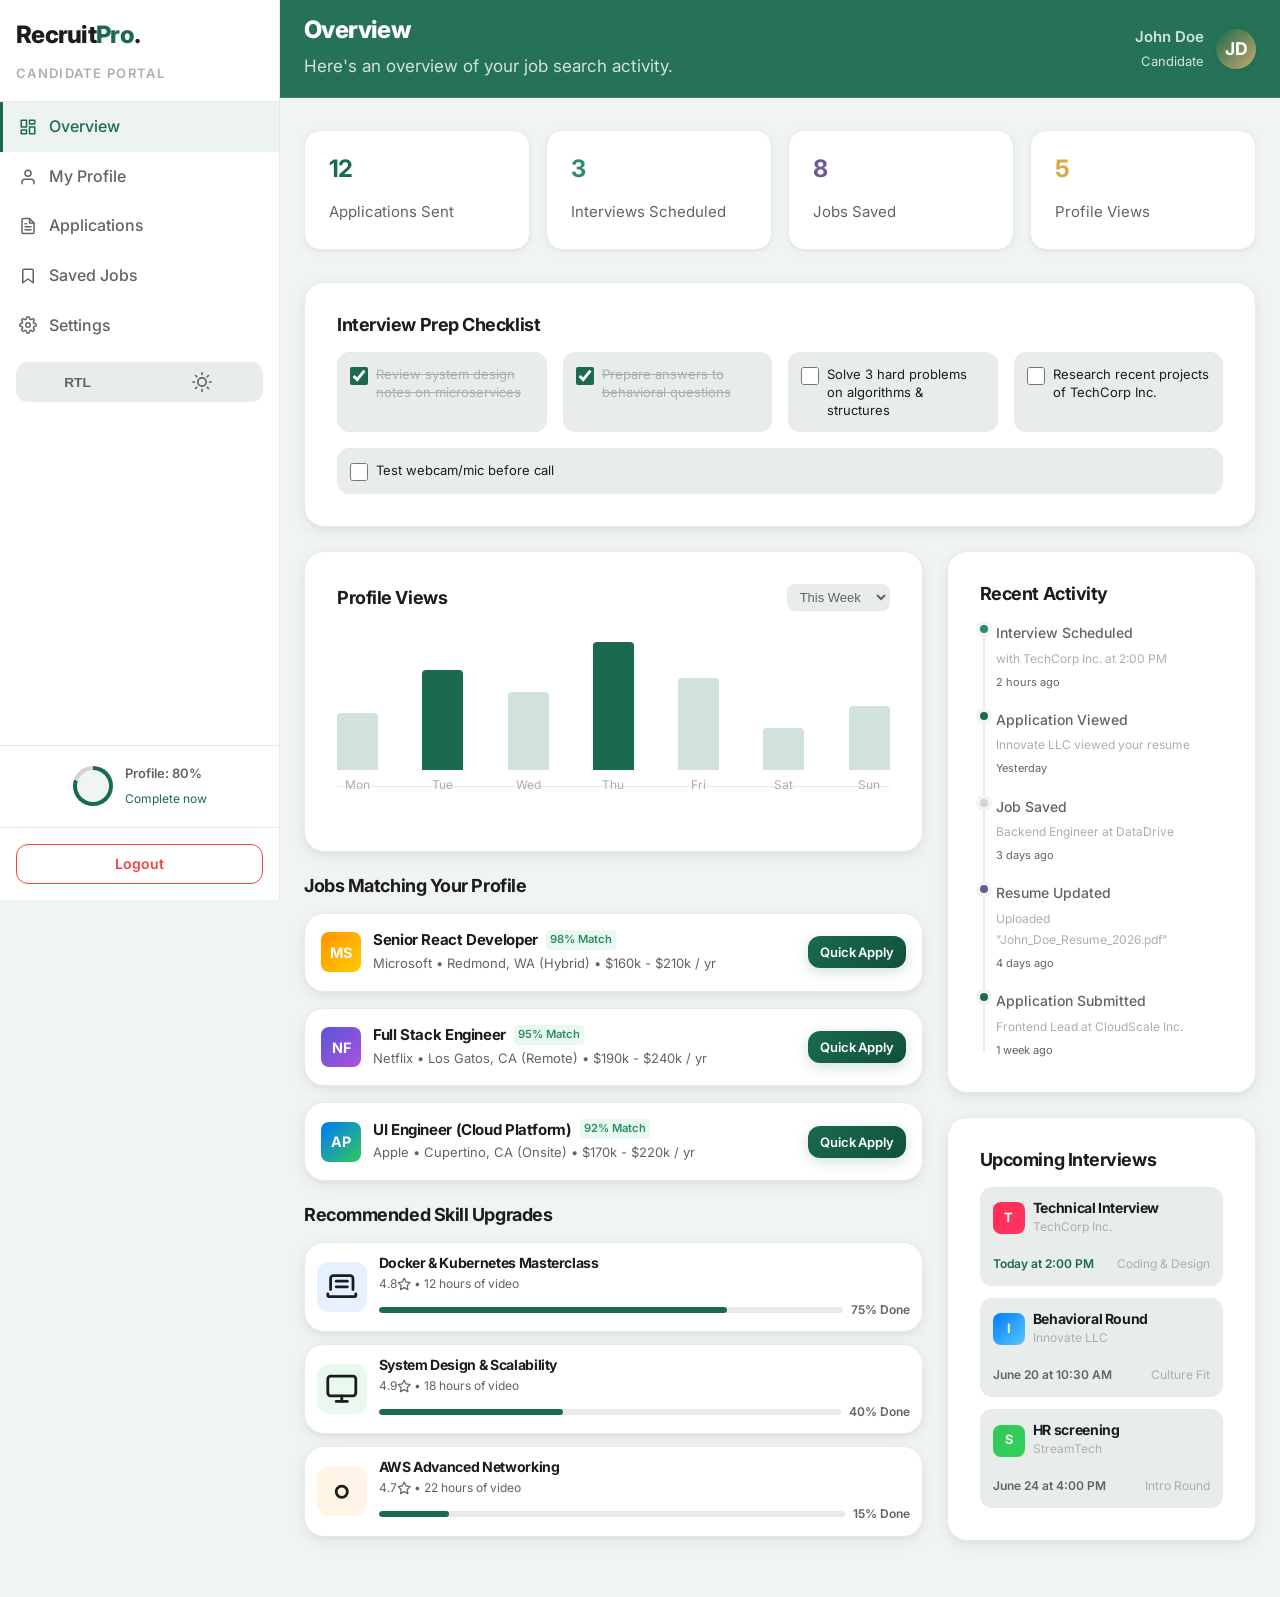
<file: pages/candidate-dashboard.html>
<!DOCTYPE html>
<html lang="en" dir="ltr" data-theme="light">
<head>
    <meta charset="UTF-8">
    <meta name="viewport" content="width=device-width, initial-scale=1.0">
    <title>Candidate Dashboard | RecruitPro</title>

    <link rel="stylesheet" href="../assets/css/style.css">
    <link rel="stylesheet" href="../assets/css/responsive.css">
    <link rel="stylesheet" href="../assets/css/dark-mode.css">
    <script src="../assets/js/main.js" defer></script>
    <script src="../assets/js/dashboard.js" defer></script>

    <script>document.documentElement.dir = localStorage.getItem('dir') || 'ltr';</script>
</head>
<body>



    <div class="dashboard-layout">
        <!-- ============ SIDEBAR ============ -->
        <aside class="sidebar">
            <div class="sidebar-header" style="padding: var(--s4); border-bottom: 1px solid var(--border-light); position: relative;">
                <button class="sidebar-close-btn" aria-label="Close Menu" style="position: absolute; top: 50%; right: var(--s4); transform: translateY(-50%); background: none; border: none; color: var(--text-secondary); cursor: pointer; display: none;">
                    <svg width="20" height="20" viewBox="0 0 24 24" fill="none" stroke="currentColor" stroke-width="2" stroke-linecap="round" stroke-linejoin="round"><line x1="18" y1="6" x2="6" y2="18"></line><line x1="6" y1="6" x2="18" y2="18"></line></svg>
                </button>
                <a href="index.html" class="nav-brand" style="margin-bottom: var(--s2); display: inline-block;">Recruit<span>Pro</span>.</a>
                <p style="font-size: 0.8125rem; color: var(--text-tertiary); text-transform: uppercase; letter-spacing: 0.1em; font-weight: 600; margin: 0;">Candidate Portal</p>
            </div>
            <ul class="sidebar-menu">
                <li><a href="#" class="tab-link active" data-target="overview">
                    <svg width="18" height="18" viewBox="0 0 24 24" fill="none" stroke="currentColor" stroke-width="2" stroke-linecap="round" stroke-linejoin="round"><rect x="3" y="3" width="7" height="9"></rect><rect x="14" y="3" width="7" height="5"></rect><rect x="14" y="12" width="7" height="9"></rect><rect x="3" y="16" width="7" height="5"></rect></svg> Overview
                </a></li>
                <li><a href="#" class="tab-link" data-target="profile">
                    <svg width="18" height="18" viewBox="0 0 24 24" fill="none" stroke="currentColor" stroke-width="2" stroke-linecap="round" stroke-linejoin="round"><path d="M20 21v-2a4 4 0 0 0-4-4H8a4 4 0 0 0-4 4v2"></path><circle cx="12" cy="7" r="4"></circle></svg> My Profile
                </a></li>
                <li><a href="#" class="tab-link" data-target="applications">
                    <svg width="18" height="18" viewBox="0 0 24 24" fill="none" stroke="currentColor" stroke-width="2" stroke-linecap="round" stroke-linejoin="round"><path d="M14 2H6a2 2 0 0 0-2 2v16a2 2 0 0 0 2 2h12a2 2 0 0 0 2-2V8z"></path><polyline points="14 2 14 8 20 8"></polyline><line x1="16" y1="13" x2="8" y2="13"></line><line x1="16" y1="17" x2="8" y2="17"></line><polyline points="10 9 9 9 8 9"></polyline></svg> Applications
                </a></li>
                <li><a href="#" class="tab-link" data-target="saved">
                    <svg width="18" height="18" viewBox="0 0 24 24" fill="none" stroke="currentColor" stroke-width="2" stroke-linecap="round" stroke-linejoin="round"><path d="M19 21l-7-5-7 5V5a2 2 0 0 1 2-2h10a2 2 0 0 1 2 2z"></path></svg> Saved Jobs
                </a></li>
                <li><a href="#" class="tab-link" data-target="settings">
                    <svg width="18" height="18" viewBox="0 0 24 24" fill="none" stroke="currentColor" stroke-width="2" stroke-linecap="round" stroke-linejoin="round"><circle cx="12" cy="12" r="3"></circle><path d="M19.4 15a1.65 1.65 0 0 0 .33 1.82l.06.06a2 2 0 0 1 0 2.83 2 2 0 0 1-2.83 0l-.06-.06a1.65 1.65 0 0 0-1.82-.33 1.65 1.65 0 0 0-1 1.51V21a2 2 0 0 1-2 2 2 2 0 0 1-2-2v-.09A1.65 1.65 0 0 0 9 19.4a1.65 1.65 0 0 0-1.82.33l-.06.06a2 2 0 0 1-2.83 0 2 2 0 0 1 0-2.83l.06-.06a1.65 1.65 0 0 0 .33-1.82 1.65 1.65 0 0 0-1.51-1H3a2 2 0 0 1-2-2 2 2 0 0 1 2-2h.09A1.65 1.65 0 0 0 4.6 9a1.65 1.65 0 0 0-.33-1.82l-.06-.06a2 2 0 0 1 0-2.83 2 2 0 0 1 2.83 0l.06.06a1.65 1.65 0 0 0 1.82.33H9a1.65 1.65 0 0 0 1-1.51V3a2 2 0 0 1 2-2 2 2 0 0 1 2 2v.09a1.65 1.65 0 0 0 1 1.51 1.65 1.65 0 0 0 1.82-.33l.06-.06a2 2 0 0 1 2.83 0 2 2 0 0 1 0 2.83l-.06.06a1.65 1.65 0 0 0-.33 1.82V9a1.65 1.65 0 0 0 1.51 1H21a2 2 0 0 1 2 2 2 2 0 0 1-2 2h-.09a1.65 1.65 0 0 0-1.51 1z"></path></svg> Settings
                </a></li>
                <li style="display: flex; margin: var(--s3) var(--s4) 0 var(--s4); background: var(--bg-alt); border-radius: var(--r-md); overflow: hidden;">
                    <button class="rtl-toggle-btn" aria-label="Toggle RTL" style="flex: 1; width: auto; border: none; border-radius: 0; background: transparent;">RTL</button>
                    <div style="width: 1px; background: var(--border-light); margin: 8px 0;"></div>
                    <button class="theme-toggle-btn" aria-label="Toggle Theme" style="flex: 1; width: auto; border: none; border-radius: 0; background: transparent;">
                        <svg class="sun-icon" width="20" height="20" viewBox="0 0 24 24" fill="none" stroke="currentColor" stroke-width="2" stroke-linecap="round" stroke-linejoin="round"><circle cx="12" cy="12" r="5"></circle><line x1="12" y1="1" x2="12" y2="3"></line><line x1="12" y1="21" x2="12" y2="23"></line><line x1="4.22" y1="4.22" x2="5.64" y2="5.64"></line><line x1="18.36" y1="18.36" x2="19.78" y2="19.78"></line><line x1="1" y1="12" x2="3" y2="12"></line><line x1="21" y1="12" x2="23" y2="12"></line><line x1="4.22" y1="19.78" x2="5.64" y2="18.36"></line><line x1="18.36" y1="5.64" x2="19.78" y2="4.22"></line></svg>
                        <svg class="moon-icon" width="20" height="20" viewBox="0 0 24 24" fill="none" stroke="currentColor" stroke-width="2" stroke-linecap="round" stroke-linejoin="round"><path d="M21 12.79A9 9 0 1 1 11.21 3 7 7 0 0 0 21 12.79z"></path></svg>
                    </button>
                </li>
            </ul>
            <div style="margin-top: auto; padding: var(--s4); border-top: 1px solid var(--border-light);">
                <div style="display: flex; align-items: center; justify-content: center; gap: var(--s3);">
                    <!-- Circular progress CSS trick -->
                    <div style="position: relative; width: 40px; height: 40px; border-radius: 50%; background: conic-gradient(var(--primary) 80%, var(--border) 0); display: flex; align-items: center; justify-content: center;">
                        <div style="width: 32px; height: 32px; background: var(--bg); border-radius: 50%;"></div>
                    </div>
                    <div>
                        <p style="margin: 0; font-size: 0.8125rem; font-weight: 600;">Profile: 80%</p>
                        <a href="#" style="font-size: 0.75rem; color: var(--primary); text-decoration: none;">Complete now</a>
                    </div>
                </div>
            </div>
            <div class="sidebar-footer" style="padding: var(--s4); border-top: 1px solid var(--border-light); display: flex; align-items: center; justify-content: center;">
                <a href="index.html" class="btn btn-danger" style="padding: var(--s2) var(--s4); font-size: 0.875rem; width: 100%;">Logout</a>
            </div>
        </aside>

        <!-- ============ MAIN CONTENT ============ -->
        <main class="dashboard-content">

            <!-- OVERVIEW TAB -->
            <div id="overview" class="tab-pane active">
                <div class="dashboard-header-sticky">
                    <div>
                        <h2>Overview</h2>
                        <p class="header-subtext" style="margin-bottom: 0;">Here's an overview of your job search activity.</p>
                    </div>
                    <div style="display: flex; align-items: center; gap: var(--s3);">
                        <div style="text-align: right;" class="mobile-hide">
                            <p style="margin: 0; font-weight: 600; font-size: 0.9375rem;">John Doe</p>
                            <p style="margin: 0; font-size: 0.8125rem; color: var(--text-tertiary);">Candidate</p>
                        </div>
                        <div style="width: 40px; height: 40px; border-radius: 50%; background: linear-gradient(135deg, var(--primary), var(--secondary)); display: flex; align-items: center; justify-content: center; color: white; font-weight: bold; font-size: 1.1rem; flex-shrink: 0; box-shadow: var(--shadow-sm);">JD</div>
                    </div>
                </div>

                <div style="display: grid; grid-template-columns: repeat(auto-fit, minmax(min(100%, 200px), 1fr)); gap: var(--s4); margin-bottom: var(--s6);">
                    <div class="dashboard-stat-card">
                        <h3 style="color: var(--primary);" data-count="12">0</h3>
                        <p style="margin: 0; font-size: 0.9375rem;">Applications Sent</p>
                    </div>
                    <div class="dashboard-stat-card">
                        <h3 style="color: var(--success);" data-count="3">0</h3>
                        <p style="margin: 0; font-size: 0.9375rem;">Interviews Scheduled</p>
                    </div>
                    <div class="dashboard-stat-card">
                        <h3 style="color: var(--info);" data-count="8">0</h3>
                        <p style="margin: 0; font-size: 0.9375rem;">Jobs Saved</p>
                    </div>
                    <div class="dashboard-stat-card">
                        <h3 style="color: var(--warning);" data-count="5">0</h3>
                        <p style="margin: 0; font-size: 0.9375rem;">Profile Views</p>
                    </div>
                </div>

                <!-- Interview Prep Checklist (Horizontal, Full Width) -->
                <div class="card" style="margin-bottom: var(--s5);">
                    <h3 style="margin-bottom: var(--s4); font-size: 1.125rem;">Interview Prep Checklist</h3>
                    <div style="display: flex; gap: var(--s4); flex-wrap: wrap; justify-content: space-between;">
                        <label style="flex: 1; min-width: 180px; display: flex; align-items: flex-start; gap: var(--s2); cursor: pointer; padding: var(--s3); background: var(--bg-alt); border-radius: var(--r-md); border: 1px solid var(--border-light);">
                            <input type="checkbox" checked style="accent-color: var(--primary); width: 18px; height: 18px; margin-top: 2px; flex-shrink: 0;">
                            <span style="font-size: 0.8125rem; text-decoration: line-through; color: var(--text-tertiary); line-height: 1.4;">Review system design notes on microservices</span>
                        </label>
                        <label style="flex: 1; min-width: 180px; display: flex; align-items: flex-start; gap: var(--s2); cursor: pointer; padding: var(--s3); background: var(--bg-alt); border-radius: var(--r-md); border: 1px solid var(--border-light);">
                            <input type="checkbox" checked style="accent-color: var(--primary); width: 18px; height: 18px; margin-top: 2px; flex-shrink: 0;">
                            <span style="font-size: 0.8125rem; text-decoration: line-through; color: var(--text-tertiary); line-height: 1.4;">Prepare answers to behavioral questions</span>
                        </label>
                        <label style="flex: 1; min-width: 180px; display: flex; align-items: flex-start; gap: var(--s2); cursor: pointer; padding: var(--s3); background: var(--bg-alt); border-radius: var(--r-md); border: 1px solid var(--border-light);">
                            <input type="checkbox" style="accent-color: var(--primary); width: 18px; height: 18px; margin-top: 2px; flex-shrink: 0;">
                            <span style="font-size: 0.8125rem; line-height: 1.4;">Solve 3 hard problems on algorithms & structures</span>
                        </label>
                        <label style="flex: 1; min-width: 180px; display: flex; align-items: flex-start; gap: var(--s2); cursor: pointer; padding: var(--s3); background: var(--bg-alt); border-radius: var(--r-md); border: 1px solid var(--border-light);">
                            <input type="checkbox" style="accent-color: var(--primary); width: 18px; height: 18px; margin-top: 2px; flex-shrink: 0;">
                            <span style="font-size: 0.8125rem; line-height: 1.4;">Research recent projects of TechCorp Inc.</span>
                        </label>
                        <label style="flex: 1; min-width: 180px; display: flex; align-items: flex-start; gap: var(--s2); cursor: pointer; padding: var(--s3); background: var(--bg-alt); border-radius: var(--r-md); border: 1px solid var(--border-light);">
                            <input type="checkbox" style="accent-color: var(--primary); width: 18px; height: 18px; margin-top: 2px; flex-shrink: 0;">
                            <span style="font-size: 0.8125rem; line-height: 1.4;">Test webcam/mic before call</span>
                        </label>
                    </div>
                </div>

                <div class="dashboard-grid-layout" style="margin-bottom: var(--s5);">
                    
                    <!-- LEFT COLUMN (2fr) -->
                    <div style="display: flex; flex-direction: column; gap: var(--s5);">
                        
                        <!-- Profile Views Chart Card -->
                        <div class="card" style="display: flex; flex-direction: column; min-height: 280px; justify-content: space-between;">
                            <h3 style="margin-bottom: var(--s4); display: flex; justify-content: space-between; align-items: center; font-size: 1.125rem;">
                                Profile Views
                                <select style="padding: 4px 8px; border-radius: var(--r-sm); border: 1px solid var(--border-light); background: var(--bg-alt); color: var(--text-secondary); font-size: 0.8125rem;">
                                    <option>This Week</option>
                                    <option>This Month</option>
                                </select>
                            </h3>
                            <div style="width: 100%; display: flex; align-items: flex-end; gap: 8%; height: 160px; border-bottom: 1px solid var(--border-light); padding-bottom: var(--s4); margin-bottom: var(--s6);">
                                <!-- Mock CSS Bar Chart -->
                                <div style="flex: 1; height: 40%; background: var(--primary-glow); border-radius: 4px 4px 0 0; position: relative;" title="Mon: 12"><div style="position: absolute; bottom: -24px; left: 50%; transform: translateX(-50%); font-size: 0.75rem; color: var(--text-tertiary);">Mon</div></div>
                                <div style="flex: 1; height: 70%; background: var(--primary); border-radius: 4px 4px 0 0; position: relative;" title="Tue: 25"><div style="position: absolute; bottom: -24px; left: 50%; transform: translateX(-50%); font-size: 0.75rem; color: var(--text-tertiary);">Tue</div></div>
                                <div style="flex: 1; height: 55%; background: var(--primary-glow); border-radius: 4px 4px 0 0; position: relative;" title="Wed: 18"><div style="position: absolute; bottom: -24px; left: 50%; transform: translateX(-50%); font-size: 0.75rem; color: var(--text-tertiary);">Wed</div></div>
                                <div style="flex: 1; height: 90%; background: var(--primary); border-radius: 4px 4px 0 0; position: relative;" title="Thu: 32"><div style="position: absolute; bottom: -24px; left: 50%; transform: translateX(-50%); font-size: 0.75rem; color: var(--text-tertiary);">Thu</div></div>
                                <div style="flex: 1; height: 65%; background: var(--primary-glow); border-radius: 4px 4px 0 0; position: relative;" title="Fri: 21"><div style="position: absolute; bottom: -24px; left: 50%; transform: translateX(-50%); font-size: 0.75rem; color: var(--text-tertiary);">Fri</div></div>
                                <div style="flex: 1; height: 30%; background: var(--primary-glow); border-radius: 4px 4px 0 0; position: relative;" title="Sat: 8"><div style="position: absolute; bottom: -24px; left: 50%; transform: translateX(-50%); font-size: 0.75rem; color: var(--text-tertiary);">Sat</div></div>
                                <div style="flex: 1; height: 45%; background: var(--primary-glow); border-radius: 4px 4px 0 0; position: relative;" title="Sun: 15"><div style="position: absolute; bottom: -24px; left: 50%; transform: translateX(-50%); font-size: 0.75rem; color: var(--text-tertiary);">Sun</div></div>
                            </div>
                        </div>

                        <!-- Jobs Matching Your Profile Section -->
                        <div>
                            <h3 style="margin-bottom: var(--s4); font-size: 1.125rem;">Jobs Matching Your Profile</h3>
                            <div style="display: flex; flex-direction: column; gap: var(--s4);">
                                
                                <div class="card mobile-stack" style="display: flex; justify-content: space-between; align-items: center; padding: var(--s4); gap: var(--s4);">
                                    <div style="display: flex; align-items: center; gap: var(--s3); flex: 1;">
                                        <div style="width: 40px; height: 40px; border-radius: 8px; background: linear-gradient(135deg, #FF9500, #FFCC00); color: white; display: flex; align-items: center; justify-content: center; font-weight: bold; font-size: 0.9rem; flex-shrink: 0;">MS</div>
                                        <div style="flex: 1; min-width: 0;">
                                            <div style="display: flex; align-items: center; gap: var(--s2); margin-bottom: 2px; flex-wrap: wrap;">
                                                <h4 style="margin: 0; font-size: 0.9375rem;">Senior React Developer</h4>
                                                <span style="font-size: 0.7rem; color: var(--success); font-weight: 600; background: rgba(52,199,89,0.1); padding: 1px 4px; border-radius: 4px;">98% Match</span>
                                            </div>
                                            <p style="margin: 0; font-size: 0.8125rem; color: var(--text-secondary); white-space: nowrap; overflow: hidden; text-overflow: ellipsis;">Microsoft • Redmond, WA (Hybrid) • $160k - $210k / yr</p>
                                        </div>
                                    </div>
                                    <button class="btn btn-primary" style="padding: var(--s2) var(--s3); font-size: 0.8125rem; flex-shrink: 0;">Quick Apply</button>
                                </div>

                                <div class="card mobile-stack" style="display: flex; justify-content: space-between; align-items: center; padding: var(--s4); gap: var(--s4);">
                                    <div style="display: flex; align-items: center; gap: var(--s3); flex: 1;">
                                        <div style="width: 40px; height: 40px; border-radius: 8px; background: linear-gradient(135deg, #5856D6, #AF52DE); color: white; display: flex; align-items: center; justify-content: center; font-weight: bold; font-size: 0.9rem; flex-shrink: 0;">NF</div>
                                        <div style="flex: 1; min-width: 0;">
                                            <div style="display: flex; align-items: center; gap: var(--s2); margin-bottom: 2px; flex-wrap: wrap;">
                                                <h4 style="margin: 0; font-size: 0.9375rem;">Full Stack Engineer</h4>
                                                <span style="font-size: 0.7rem; color: var(--success); font-weight: 600; background: rgba(52,199,89,0.1); padding: 1px 4px; border-radius: 4px;">95% Match</span>
                                            </div>
                                            <p style="margin: 0; font-size: 0.8125rem; color: var(--text-secondary); white-space: nowrap; overflow: hidden; text-overflow: ellipsis;">Netflix • Los Gatos, CA (Remote) • $190k - $240k / yr</p>
                                        </div>
                                    </div>
                                    <button class="btn btn-primary" style="padding: var(--s2) var(--s3); font-size: 0.8125rem; flex-shrink: 0;">Quick Apply</button>
                                </div>

                                <div class="card mobile-stack" style="display: flex; justify-content: space-between; align-items: center; padding: var(--s4); gap: var(--s4);">
                                    <div style="display: flex; align-items: center; gap: var(--s3); flex: 1;">
                                        <div style="width: 40px; height: 40px; border-radius: 8px; background: linear-gradient(135deg, #007AFF, #34C759); color: white; display: flex; align-items: center; justify-content: center; font-weight: bold; font-size: 0.9rem; flex-shrink: 0;">AP</div>
                                        <div style="flex: 1; min-width: 0;">
                                            <div style="display: flex; align-items: center; gap: var(--s2); margin-bottom: 2px; flex-wrap: wrap;">
                                                <h4 style="margin: 0; font-size: 0.9375rem;">UI Engineer (Cloud Platform)</h4>
                                                <span style="font-size: 0.7rem; color: var(--success); font-weight: 600; background: rgba(52,199,89,0.1); padding: 1px 4px; border-radius: 4px;">92% Match</span>
                                            </div>
                                            <p style="margin: 0; font-size: 0.8125rem; color: var(--text-secondary); white-space: nowrap; overflow: hidden; text-overflow: ellipsis;">Apple • Cupertino, CA (Onsite) • $170k - $220k / yr</p>
                                        </div>
                                    </div>
                                    <button class="btn btn-primary" style="padding: var(--s2) var(--s3); font-size: 0.8125rem; flex-shrink: 0;">Quick Apply</button>
                                </div>

                            </div>
                        </div>

                        <!-- Recommended Skill Upgrades Section -->
                        <div>
                            <h3 style="margin-bottom: var(--s4); font-size: 1.125rem;">Recommended Skill Upgrades</h3>
                            <div style="display: flex; flex-direction: column; gap: var(--s3);">
                                
                                <div class="card" style="display: flex; gap: var(--s3); align-items: center; padding: var(--s3);">
                                    <div style="font-size: 1.75rem; padding: var(--s2); background: rgba(0,122,255,0.1); border-radius: var(--r-md); line-height: 1; flex-shrink: 0;"><svg xmlns="http://www.w3.org/2000/svg" width="1.2em" height="1.2em" viewBox="0 0 24 24" fill="none" stroke="currentColor" stroke-width="2" stroke-linecap="round" stroke-linejoin="round" style="vertical-align: text-bottom; display: inline-block;"><path d="M22 17v1c0 .5-.5 1-1 1H3c-.5 0-1-.5-1-1v-1"></path><path d="M4 14V6c0-1.1.9-2 2-2h12c1.1 0 2 .9 2 2v8"></path><path d="M8 8h8"></path><path d="M8 12h8"></path></svg></div>
                                    <div style="flex: 1;">
                                        <h4 style="margin: 0; font-size: 0.875rem;">Docker & Kubernetes Masterclass</h4>
                                        <p style="margin: 2px 0 6px 0; font-size: 0.75rem; color: var(--text-secondary);">4.8<svg xmlns="http://www.w3.org/2000/svg" width="1.2em" height="1.2em" viewBox="0 0 24 24" fill="none" stroke="currentColor" stroke-width="2" stroke-linecap="round" stroke-linejoin="round" style="vertical-align: text-bottom; display: inline-block;"><polygon points="12 2 15.09 8.26 22 9.27 17 14.14 18.18 21.02 12 17.77 5.82 21.02 7 14.14 2 9.27 8.91 8.26 12 2"></polygon></svg> • 12 hours of video</p>
                                        <div style="display: flex; align-items: center; gap: 8px;">
                                            <div style="flex: 1; height: 6px; background: var(--border-light); border-radius: 3px; overflow: hidden;">
                                                <div style="width: 75%; height: 100%; background: var(--primary); border-radius: 3px;"></div>
                                            </div>
                                            <span style="font-size: 0.75rem; font-weight: 600; color: var(--text-secondary);">75% Done</span>
                                        </div>
                                    </div>
                                </div>

                                <div class="card" style="display: flex; gap: var(--s3); align-items: center; padding: var(--s3);">
                                    <div style="font-size: 1.75rem; padding: var(--s2); background: rgba(52,199,89,0.1); border-radius: var(--r-md); line-height: 1; flex-shrink: 0;"><svg xmlns="http://www.w3.org/2000/svg" width="1.2em" height="1.2em" viewBox="0 0 24 24" fill="none" stroke="currentColor" stroke-width="2" stroke-linecap="round" stroke-linejoin="round" style="vertical-align: text-bottom; display: inline-block;"><rect x="2" y="3" width="20" height="14" rx="2" ry="2"></rect><line x1="8" y1="21" x2="16" y2="21"></line><line x1="12" y1="17" x2="12" y2="21"></line></svg></div>
                                    <div style="flex: 1;">
                                        <h4 style="margin: 0; font-size: 0.875rem;">System Design & Scalability</h4>
                                        <p style="margin: 2px 0 6px 0; font-size: 0.75rem; color: var(--text-secondary);">4.9<svg xmlns="http://www.w3.org/2000/svg" width="1.2em" height="1.2em" viewBox="0 0 24 24" fill="none" stroke="currentColor" stroke-width="2" stroke-linecap="round" stroke-linejoin="round" style="vertical-align: text-bottom; display: inline-block;"><polygon points="12 2 15.09 8.26 22 9.27 17 14.14 18.18 21.02 12 17.77 5.82 21.02 7 14.14 2 9.27 8.91 8.26 12 2"></polygon></svg> • 18 hours of video</p>
                                        <div style="display: flex; align-items: center; gap: 8px;">
                                            <div style="flex: 1; height: 6px; background: var(--border-light); border-radius: 3px; overflow: hidden;">
                                                <div style="width: 40%; height: 100%; background: var(--primary); border-radius: 3px;"></div>
                                            </div>
                                            <span style="font-size: 0.75rem; font-weight: 600; color: var(--text-secondary);">40% Done</span>
                                        </div>
                                    </div>
                                </div>

                                <div class="card" style="display: flex; gap: var(--s3); align-items: center; padding: var(--s3);">
                                    <div style="font-size: 1.75rem; padding: var(--s2); background: rgba(255,149,0,0.1); border-radius: var(--r-md); line-height: 1; flex-shrink: 0;"><svg xmlns="http://www.w3.org/2000/svg" width="1.2em" height="1.2em" viewBox="0 0 24 24" fill="none" stroke="currentColor" stroke-width="2" stroke-linecap="round" stroke-linejoin="round" style="vertical-align: text-bottom; display: inline-block;"><circle cx="12" cy="12" r="4"></circle></svg>️</div>
                                    <div style="flex: 1;">
                                        <h4 style="margin: 0; font-size: 0.875rem;">AWS Advanced Networking</h4>
                                        <p style="margin: 2px 0 6px 0; font-size: 0.75rem; color: var(--text-secondary);">4.7<svg xmlns="http://www.w3.org/2000/svg" width="1.2em" height="1.2em" viewBox="0 0 24 24" fill="none" stroke="currentColor" stroke-width="2" stroke-linecap="round" stroke-linejoin="round" style="vertical-align: text-bottom; display: inline-block;"><polygon points="12 2 15.09 8.26 22 9.27 17 14.14 18.18 21.02 12 17.77 5.82 21.02 7 14.14 2 9.27 8.91 8.26 12 2"></polygon></svg> • 22 hours of video</p>
                                        <div style="display: flex; align-items: center; gap: 8px;">
                                            <div style="flex: 1; height: 6px; background: var(--border-light); border-radius: 3px; overflow: hidden;">
                                                <div style="width: 15%; height: 100%; background: var(--primary); border-radius: 3px;"></div>
                                            </div>
                                            <span style="font-size: 0.75rem; font-weight: 600; color: var(--text-secondary);">15% Done</span>
                                        </div>
                                    </div>
                                </div>

                            </div>
                        </div>

                    </div>

                    <!-- RIGHT COLUMN (1fr) -->
                    <div style="display: flex; flex-direction: column; gap: var(--s5);">
                        
                        <!-- Recent Activity Card -->
                        <div class="card">
                            <h3 style="margin-bottom: var(--s4); font-size: 1.125rem;">Recent Activity</h3>
                            <div style="position: relative; padding-left: 16px;">
                                <div style="position: absolute; left: 3px; top: 8px; bottom: 8px; width: 2px; background: var(--border-light);"></div>
                                
                                <div style="position: relative; margin-bottom: var(--s4);">
                                    <div style="position: absolute; left: -16px; top: 4px; width: 8px; height: 8px; border-radius: 50%; background: var(--success); box-shadow: 0 0 0 4px var(--bg);"></div>
                                    <p style="margin: 0; font-size: 0.875rem; font-weight: 500;">Interview Scheduled</p>
                                    <p style="margin: 2px 0 0; font-size: 0.75rem; color: var(--text-tertiary);">with TechCorp Inc. at 2:00 PM</p>
                                    <p style="margin: 4px 0 0; font-size: 0.6875rem; color: var(--text-secondary);">2 hours ago</p>
                                </div>

                                <div style="position: relative; margin-bottom: var(--s4);">
                                    <div style="position: absolute; left: -16px; top: 4px; width: 8px; height: 8px; border-radius: 50%; background: var(--primary); box-shadow: 0 0 0 4px var(--bg);"></div>
                                    <p style="margin: 0; font-size: 0.875rem; font-weight: 500;">Application Viewed</p>
                                    <p style="margin: 2px 0 0; font-size: 0.75rem; color: var(--text-tertiary);">Innovate LLC viewed your resume</p>
                                    <p style="margin: 4px 0 0; font-size: 0.6875rem; color: var(--text-secondary);">Yesterday</p>
                                </div>

                                <div style="position: relative; margin-bottom: var(--s4);">
                                    <div style="position: absolute; left: -16px; top: 4px; width: 8px; height: 8px; border-radius: 50%; background: var(--border); box-shadow: 0 0 0 4px var(--bg);"></div>
                                    <p style="margin: 0; font-size: 0.875rem; font-weight: 500;">Job Saved</p>
                                    <p style="margin: 2px 0 0; font-size: 0.75rem; color: var(--text-tertiary);">Backend Engineer at DataDrive</p>
                                    <p style="margin: 4px 0 0; font-size: 0.6875rem; color: var(--text-secondary);">3 days ago</p>
                                </div>

                                <div style="position: relative; margin-bottom: var(--s4);">
                                    <div style="position: absolute; left: -16px; top: 4px; width: 8px; height: 8px; border-radius: 50%; background: var(--info); box-shadow: 0 0 0 4px var(--bg);"></div>
                                    <p style="margin: 0; font-size: 0.875rem; font-weight: 500;">Resume Updated</p>
                                    <p style="margin: 2px 0 0; font-size: 0.75rem; color: var(--text-tertiary);">Uploaded "John_Doe_Resume_2026.pdf"</p>
                                    <p style="margin: 4px 0 0; font-size: 0.6875rem; color: var(--text-secondary);">4 days ago</p>
                                </div>

                                <div style="position: relative;">
                                    <div style="position: absolute; left: -16px; top: 4px; width: 8px; height: 8px; border-radius: 50%; background: var(--primary); box-shadow: 0 0 0 4px var(--bg);"></div>
                                    <p style="margin: 0; font-size: 0.875rem; font-weight: 500;">Application Submitted</p>
                                    <p style="margin: 2px 0 0; font-size: 0.75rem; color: var(--text-tertiary);">Frontend Lead at CloudScale Inc.</p>
                                    <p style="margin: 4px 0 0; font-size: 0.6875rem; color: var(--text-secondary);">1 week ago</p>
                                </div>
                            </div>
                        </div>

                        <!-- Upcoming Interviews Card -->
                        <div class="card">
                            <h3 style="margin-bottom: var(--s4); font-size: 1.125rem;">Upcoming Interviews</h3>
                            <div style="display: flex; flex-direction: column; gap: var(--s3);">
                                <div style="display: flex; flex-direction: column; padding: var(--s3); border: 1px solid var(--border-light); border-radius: var(--r-md); background: var(--bg-alt); gap: var(--s2);">
                                    <div style="display: flex; gap: var(--s2); align-items: center;">
                                        <div style="width: 32px; height: 32px; border-radius: var(--r-sm); background: linear-gradient(135deg, #FF2D55, #FF375F); color: white; display: flex; align-items: center; justify-content: center; font-weight: bold; font-size: 0.8rem; flex-shrink: 0;">T</div>
                                        <div style="flex: 1;">
                                            <h5 style="margin: 0; font-size: 0.875rem;">Technical Interview</h5>
                                            <p style="margin: 0; font-size: 0.75rem; color: var(--text-tertiary);">TechCorp Inc.</p>
                                        </div>
                                    </div>
                                    <div style="display: flex; justify-content: space-between; align-items: center; border-top: 1px solid var(--border-light); padding-top: var(--s2); font-size: 0.75rem;">
                                        <span style="color: var(--primary); font-weight: 600;">Today at 2:00 PM</span>
                                        <span style="color: var(--text-tertiary);">Coding & Design</span>
                                    </div>
                                </div>

                                <div style="display: flex; flex-direction: column; padding: var(--s3); border: 1px solid var(--border-light); border-radius: var(--r-md); background: var(--bg-alt); gap: var(--s2);">
                                    <div style="display: flex; gap: var(--s2); align-items: center;">
                                        <div style="width: 32px; height: 32px; border-radius: var(--r-sm); background: linear-gradient(135deg, #007AFF, #5AC8FA); color: white; display: flex; align-items: center; justify-content: center; font-weight: bold; font-size: 0.8rem; flex-shrink: 0;">I</div>
                                        <div style="flex: 1;">
                                            <h5 style="margin: 0; font-size: 0.875rem;">Behavioral Round</h5>
                                            <p style="margin: 0; font-size: 0.75rem; color: var(--text-tertiary);">Innovate LLC</p>
                                        </div>
                                    </div>
                                    <div style="display: flex; justify-content: space-between; align-items: center; border-top: 1px solid var(--border-light); padding-top: var(--s2); font-size: 0.75rem;">
                                        <span style="color: var(--text-secondary); font-weight: 600;">June 20 at 10:30 AM</span>
                                        <span style="color: var(--text-tertiary);">Culture Fit</span>
                                    </div>
                                </div>

                                <div style="display: flex; flex-direction: column; padding: var(--s3); border: 1px solid var(--border-light); border-radius: var(--r-md); background: var(--bg-alt); gap: var(--s2);">
                                    <div style="display: flex; gap: var(--s2); align-items: center;">
                                        <div style="width: 32px; height: 32px; border-radius: var(--r-sm); background: linear-gradient(135deg, #34C759, #30D158); color: white; display: flex; align-items: center; justify-content: center; font-weight: bold; font-size: 0.8rem; flex-shrink: 0;">S</div>
                                        <div style="flex: 1;">
                                            <h5 style="margin: 0; font-size: 0.875rem;">HR screening</h5>
                                            <p style="margin: 0; font-size: 0.75rem; color: var(--text-tertiary);">StreamTech</p>
                                        </div>
                                    </div>
                                    <div style="display: flex; justify-content: space-between; align-items: center; border-top: 1px solid var(--border-light); padding-top: var(--s2); font-size: 0.75rem;">
                                        <span style="color: var(--text-secondary); font-weight: 600;">June 24 at 4:00 PM</span>
                                        <span style="color: var(--text-tertiary);">Intro Round</span>
                                    </div>
                                </div>
                            </div>
                        </div>

                    </div>
                </div>

            </div>

            <!-- PROFILE TAB -->
            <div id="profile" class="tab-pane">
                <div class="dashboard-header-sticky">
                    <div>
                        <h2>My Profile</h2>
                        <p style="margin-bottom: 0;">Manage your personal information and resume.</p>
                    </div>
                    <div style="display: flex; align-items: center; gap: var(--s3);">
                        <div style="text-align: right;" class="mobile-hide">
                            <p style="margin: 0; font-weight: 600; font-size: 0.9375rem;">John Doe</p>
                            <p style="margin: 0; font-size: 0.8125rem; color: var(--text-tertiary);">Candidate</p>
                        </div>
                        <div style="width: 40px; height: 40px; border-radius: 50%; background: linear-gradient(135deg, var(--primary), var(--secondary)); display: flex; align-items: center; justify-content: center; color: white; font-weight: bold; font-size: 1.1rem; flex-shrink: 0; box-shadow: var(--shadow-sm);">JD</div>
                    </div>
                </div>
                
                <!-- Profile Header -->
                <div class="card" style="padding: 0; overflow: hidden; margin-bottom: var(--s5);">
                    <div style="height: 120px; background: linear-gradient(135deg, var(--primary), var(--secondary)); position: relative;">
                        <button class="btn btn-secondary" style="position: absolute; top: 16px; right: 16px; padding: 4px 12px; font-size: 0.75rem;">Change Cover</button>
                    </div>
                    <div style="padding: var(--s4); position: relative;">
                        <div style="position: absolute; top: -40px; left: var(--s4); width: 80px; height: 80px; border-radius: 50%; background: var(--bg); border: 4px solid var(--surface); display: flex; align-items: center; justify-content: center; overflow: hidden;">
                            <div style="width: 100%; height: 100%; background: linear-gradient(135deg, var(--primary), var(--secondary)); display: flex; align-items: center; justify-content: center; color: white; font-weight: 700; font-size: 2rem;">JD</div>
                        </div>
                        <div style="margin-top: 40px; display: flex; justify-content: space-between; align-items: flex-start;">
                            <div>
                                <h3 style="margin: 0 0 4px 0;">John Doe</h3>
                                <p style="margin: 0; color: var(--text-secondary); font-size: 0.9375rem;">Senior Software Engineer at Tech Solutions</p>
                                <p style="margin: 4px 0 0 0; color: var(--text-tertiary); font-size: 0.8125rem;"><svg xmlns="http://www.w3.org/2000/svg" width="1.2em" height="1.2em" viewBox="0 0 24 24" fill="none" stroke="currentColor" stroke-width="2" stroke-linecap="round" stroke-linejoin="round" style="vertical-align: text-bottom; display: inline-block;"><path d="M21 10c0 7-9 13-9 13s-9-6-9-13a9 9 0 0 1 18 0z"></path><circle cx="12" cy="10" r="3"></circle></svg> New York, NY • <svg xmlns="http://www.w3.org/2000/svg" width="1.2em" height="1.2em" viewBox="0 0 24 24" fill="none" stroke="currentColor" stroke-width="2" stroke-linecap="round" stroke-linejoin="round" style="vertical-align: text-bottom; display: inline-block;"><path d="M10 13a5 5 0 0 0 7.54.54l3-3a5 5 0 0 0-7.07-7.07l-1.72 1.71"></path><path d="M14 11a5 5 0 0 0-7.54-.54l-3 3a5 5 0 0 0 7.07 7.07l1.71-1.71"></path></svg> linkedin.com/in/johndoe</p>
                            </div>
                            <button class="btn btn-primary" style="padding: 6px 16px; font-size: 0.875rem;">Edit Profile</button>
                        </div>
                    </div>
                </div>

                <div class="dashboard-grid-layout">
                    <!-- Main details -->
                    <div class="card">
                        <h4 style="margin-bottom: var(--s4);">About Me</h4>
                        <p style="color: var(--text-secondary); font-size: 0.9375rem; line-height: 1.6;">Passionate software engineer with 8+ years of experience in full-stack development, specializing in React, Node.js, and cloud architecture. Proven track record of delivering scalable web applications and leading agile teams.</p>
                        
                        <h4 style="margin: var(--s5) 0 var(--s3) 0;">Experience</h4>
                        <div style="display: flex; flex-direction: column; gap: var(--s4);">
                            <div class="resume-item" style="display: flex; gap: var(--s3); position: relative;">
                                <div style="width: 40px; height: 40px; border-radius: 8px; background: linear-gradient(135deg, #1A6B4E, #3D9B7A); color: white; display: flex; align-items: center; justify-content: center; font-weight: bold; flex-shrink: 0;">TS</div>
                                <div>
                                    <h5 style="margin: 0; font-size: 0.9375rem;">Senior Software Engineer</h5>
                                    <p style="margin: 2px 0; color: var(--text-secondary); font-size: 0.8125rem;">Tech Solutions Inc. • Full-time</p>
                                    <p style="margin: 0; color: var(--text-tertiary); font-size: 0.75rem;">Jan 2022 - Present • 4 yrs 6 mos</p>
                                    <p style="margin: 8px 0 0 0; font-size: 0.875rem; line-height: 1.5; color: var(--text-secondary);">Lead a team of 5 engineers building a microservices architecture using Node.js and AWS. Improved system performance by 40% and reduced deployment times.</p>
                                </div>
                            </div>
                            
                            <div class="resume-item" style="display: flex; gap: var(--s3); position: relative;">
                                <div style="width: 40px; height: 40px; border-radius: 8px; background: linear-gradient(135deg, #C9A96E, #D4B87A); color: white; display: flex; align-items: center; justify-content: center; font-weight: bold; flex-shrink: 0;">GS</div>
                                <div>
                                    <h5 style="margin: 0; font-size: 0.9375rem;">Software Engineer</h5>
                                    <p style="margin: 2px 0; color: var(--text-secondary); font-size: 0.8125rem;">Global Systems LLC • Full-time</p>
                                    <p style="margin: 0; color: var(--text-tertiary); font-size: 0.75rem;">Jun 2018 - Dec 2021 • 3 yrs 7 mos</p>
                                    <p style="margin: 8px 0 0 0; font-size: 0.875rem; line-height: 1.5; color: var(--text-secondary);">Developed interactive web applications using React and Redux. Collaborated closely with the design team to implement responsive and accessible UI components.</p>
                                </div>
                            </div>
                            
                            <div class="resume-item" style="display: flex; gap: var(--s3); position: relative;">
                                <div style="width: 40px; height: 40px; border-radius: 8px; background: linear-gradient(135deg, #4A90E2, #50E3C2); color: white; display: flex; align-items: center; justify-content: center; font-weight: bold; flex-shrink: 0;">IN</div>
                                <div>
                                    <h5 style="margin: 0; font-size: 0.9375rem;">Junior Web Developer</h5>
                                    <p style="margin: 2px 0; color: var(--text-secondary); font-size: 0.8125rem;">InnoTech Startups • Internship</p>
                                    <p style="margin: 0; color: var(--text-tertiary); font-size: 0.75rem;">Jan 2017 - May 2018 • 1 yr 5 mos</p>
                                </div>
                            </div>
                        </div>

                        <h4 style="margin: var(--s5) 0 var(--s3) 0;">Education</h4>
                        <div style="display: flex; flex-direction: column; gap: var(--s4);">
                            <div class="resume-item" style="display: flex; gap: var(--s3);">
                                <div style="width: 40px; height: 40px; border-radius: 8px; background: var(--bg-alt); display: flex; align-items: center; justify-content: center; font-weight: bold; flex-shrink: 0;"><svg xmlns="http://www.w3.org/2000/svg" width="1.2em" height="1.2em" viewBox="0 0 24 24" fill="none" stroke="currentColor" stroke-width="2" stroke-linecap="round" stroke-linejoin="round" style="vertical-align: text-bottom; display: inline-block;"><path d="M22 10v6M2 10l10-5 10 5-10 5z"></path><path d="M6 12v5c3 3 9 3 12 0v-5"></path></svg></div>
                                <div>
                                    <h5 style="margin: 0; font-size: 0.9375rem;">Bachelor of Science in Computer Science</h5>
                                    <p style="margin: 2px 0; color: var(--text-secondary); font-size: 0.8125rem;">University of Technology</p>
                                    <p style="margin: 0; color: var(--text-tertiary); font-size: 0.75rem;">2014 - 2018</p>
                                </div>
                            </div>
                        </div>
                    </div>

                    <!-- Sidebar details -->
                    <div style="display: flex; flex-direction: column; gap: var(--s5);">
                        <div class="card">
                            <h4 style="margin-bottom: var(--s3);">Top Skills</h4>
                            <div style="display: flex; flex-wrap: wrap; gap: 8px;">
                                <span style="padding: 4px 10px; background: var(--bg-alt); border-radius: var(--r-full); font-size: 0.8125rem; color: var(--text-secondary);">React.js</span>
                                <span style="padding: 4px 10px; background: var(--bg-alt); border-radius: var(--r-full); font-size: 0.8125rem; color: var(--text-secondary);">Node.js</span>
                                <span style="padding: 4px 10px; background: var(--bg-alt); border-radius: var(--r-full); font-size: 0.8125rem; color: var(--text-secondary);">TypeScript</span>
                                <span style="padding: 4px 10px; background: var(--bg-alt); border-radius: var(--r-full); font-size: 0.8125rem; color: var(--text-secondary);">AWS</span>
                                <span style="padding: 4px 10px; background: var(--bg-alt); border-radius: var(--r-full); font-size: 0.8125rem; color: var(--text-secondary);">GraphQL</span>
                                <span style="padding: 4px 10px; background: var(--bg-alt); border-radius: var(--r-full); font-size: 0.8125rem; color: var(--text-secondary);">Docker</span>
                                <span style="padding: 4px 10px; background: var(--bg-alt); border-radius: var(--r-full); font-size: 0.8125rem; color: var(--text-secondary);">MongoDB</span>
                                <span style="padding: 4px 10px; background: var(--bg-alt); border-radius: var(--r-full); font-size: 0.8125rem; color: var(--text-secondary);">TailwindCSS</span>
                            </div>
                        </div>

                        <div class="card">
                            <h4 style="margin-bottom: var(--s3);">Certifications</h4>
                            <div style="display: flex; flex-direction: column; gap: var(--s3);">
                                <div>
                                    <h5 style="margin: 0; font-size: 0.875rem;">AWS Certified Solutions Architect</h5>
                                    <p style="margin: 2px 0 0 0; color: var(--text-tertiary); font-size: 0.75rem;">Issued Jan 2024</p>
                                </div>
                                <div>
                                    <h5 style="margin: 0; font-size: 0.875rem;">Google Professional Cloud Developer</h5>
                                    <p style="margin: 2px 0 0 0; color: var(--text-tertiary); font-size: 0.75rem;">Issued Nov 2022</p>
                                </div>
                            </div>
                        </div>
                        
                        <div class="card">
                            <h4 style="margin-bottom: var(--s3);">Languages</h4>
                            <div style="display: flex; flex-direction: column; gap: var(--s2);">
                                <div style="display: flex; justify-content: space-between; align-items: center;">
                                    <span style="font-size: 0.875rem;">English</span>
                                    <span style="font-size: 0.75rem; color: var(--text-tertiary);">Native or Bilingual</span>
                                </div>
                                <div style="display: flex; justify-content: space-between; align-items: center;">
                                    <span style="font-size: 0.875rem;">Spanish</span>
                                    <span style="font-size: 0.75rem; color: var(--text-tertiary);">Professional Working</span>
                                </div>
                            </div>
                        </div>

                        <div class="card">
                            <h4 style="margin-bottom: var(--s3);">Resume</h4>
                            <div style="padding: var(--s3); border: 1px dashed var(--border); border-radius: var(--r-md); text-align: center;">
                                <p style="margin: 0 0 8px 0; font-size: 0.875rem;">john_doe_resume.pdf</p>
                                <button class="btn btn-secondary" style="width: 100%; padding: 4px; font-size: 0.8125rem;">Update Resume</button>
                            </div>
                        </div>
                    </div>
                </div>
            </div>

            <!-- APPLICATIONS TAB -->
            <div id="applications" class="tab-pane">
                <div class="dashboard-header-sticky">
                    <div>
                        <h2>Application History</h2>
                        <p style="margin-bottom: 0;">Track the status of your recent applications.</p>
                    </div>
                    <div style="display: flex; align-items: center; gap: var(--s3);">
                        <div style="text-align: right;" class="mobile-hide">
                            <p style="margin: 0; font-weight: 600; font-size: 0.9375rem;">John Doe</p>
                            <p style="margin: 0; font-size: 0.8125rem; color: var(--text-tertiary);">Candidate</p>
                        </div>
                        <div style="width: 40px; height: 40px; border-radius: 50%; background: linear-gradient(135deg, var(--primary), var(--secondary)); display: flex; align-items: center; justify-content: center; color: white; font-weight: bold; font-size: 1.1rem; flex-shrink: 0; box-shadow: var(--shadow-sm);">JD</div>
                    </div>
                </div>
                <div class="card mobile-transparent-card" style="padding: 0; overflow: hidden;">
                    <div class="section-header-flex" style="padding: var(--s4); border-bottom: 1px solid var(--border-light);">
                        <p style="margin: 0; color: var(--text-secondary);">You have applied to <strong>12</strong> positions.</p>
                        <input type="text" placeholder="Search applications..." style="padding: 6px 12px; border-radius: var(--r-md); border: 1px solid var(--border); background: var(--bg-alt); color: var(--text); font-size: 0.875rem;" class="mobile-full-width">
                    </div>
                    
                    <div style="overflow-x: auto;">
                        <table style="width: 100%; text-align: left; border-collapse: collapse; min-width: 600px;">
                            <thead>
                                <tr style="background: var(--bg-alt); border-bottom: 1px solid var(--border-light);">
                                    <th style="padding: var(--s3) var(--s4); font-size: 0.8125rem; font-weight: 600; color: var(--text-tertiary); text-transform: uppercase;">Company & Role</th>
                                    <th style="padding: var(--s3) var(--s4); font-size: 0.8125rem; font-weight: 600; color: var(--text-tertiary); text-transform: uppercase;">Date Applied</th>
                                    <th style="padding: var(--s3) var(--s4); font-size: 0.8125rem; font-weight: 600; color: var(--text-tertiary); text-transform: uppercase;">Status</th>
                                    <th style="padding: var(--s3) var(--s4); font-size: 0.8125rem; font-weight: 600; color: var(--text-tertiary); text-transform: uppercase; text-align: right;">Action</th>
                                </tr>
                            </thead>
                            <tbody>
                                <tr style="border-bottom: 1px solid var(--border-light); transition: background 0.2s;" onmouseover="this.style.background='var(--bg-alt)'" onmouseout="this.style.background='transparent'">
                                    <td style="padding: var(--s3) var(--s4);">
                                        <div style="display: flex; align-items: center; gap: var(--s3);">
                                            <div style="width: 36px; height: 36px; border-radius: 8px; background: linear-gradient(135deg, #1A6B4E, #3D9B7A); color: white; display: flex; align-items: center; justify-content: center; font-weight: bold; font-size: 0.875rem;">TC</div>
                                            <div>
                                                <p style="margin: 0; font-weight: 600; font-size: 0.9375rem;">Senior Frontend Engineer</p>
                                                <p style="margin: 0; color: var(--text-tertiary); font-size: 0.8125rem;">TechCorp Inc. • Remote</p>
                                            </div>
                                        </div>
                                    </td>
                                    <td style="padding: var(--s3) var(--s4); color: var(--text-secondary); font-size: 0.875rem;">Jun 15, 2026</td>
                                    <td style="padding: var(--s3) var(--s4);">
                                        <span style="display: inline-flex; align-items: center; gap: 4px; padding: 4px 10px; border-radius: var(--r-full); background: rgba(52,199,89,0.1); border: 1px solid rgba(52,199,89,0.2); color: var(--success); font-size: 0.75rem; font-weight: 600;">
                                            <div style="width: 6px; height: 6px; border-radius: 50%; background: var(--success);"></div> Interview
                                        </span>
                                    </td>
                                    <td style="padding: var(--s3) var(--s4); text-align: right;">
                                        <button class="btn btn-secondary" style="padding: 6px 16px; font-size: 0.75rem;">View</button>
                                    </td>
                                </tr>
                                <tr style="border-bottom: 1px solid var(--border-light); transition: background 0.2s;" onmouseover="this.style.background='var(--bg-alt)'" onmouseout="this.style.background='transparent'">
                                    <td style="padding: var(--s3) var(--s4);">
                                        <div style="display: flex; align-items: center; gap: var(--s3);">
                                            <div style="width: 36px; height: 36px; border-radius: 8px; background: linear-gradient(135deg, #007AFF, #5AC8FA); color: white; display: flex; align-items: center; justify-content: center; font-weight: bold; font-size: 0.875rem;">IN</div>
                                            <div>
                                                <p style="margin: 0; font-weight: 600; font-size: 0.9375rem;">Product Manager</p>
                                                <p style="margin: 0; color: var(--text-tertiary); font-size: 0.8125rem;">Innovate LLC • New York, NY</p>
                                            </div>
                                        </div>
                                    </td>
                                    <td style="padding: var(--s3) var(--s4); color: var(--text-secondary); font-size: 0.875rem;">Jun 12, 2026</td>
                                    <td style="padding: var(--s3) var(--s4);">
                                        <span style="display: inline-flex; align-items: center; gap: 4px; padding: 4px 10px; border-radius: var(--r-full); background: rgba(0,122,255,0.1); border: 1px solid rgba(0,122,255,0.2); color: var(--primary); font-size: 0.75rem; font-weight: 600;">
                                            <div style="width: 6px; height: 6px; border-radius: 50%; background: var(--primary);"></div> Under Review
                                        </span>
                                    </td>
                                    <td style="padding: var(--s3) var(--s4); text-align: right;">
                                        <button class="btn btn-secondary" style="padding: 6px 16px; font-size: 0.75rem;">View</button>
                                    </td>
                                </tr>
                                <tr style="border-bottom: 1px solid var(--border-light); transition: background 0.2s;" onmouseover="this.style.background='var(--bg-alt)'" onmouseout="this.style.background='transparent'">
                                    <td style="padding: var(--s3) var(--s4);">
                                        <div style="display: flex; align-items: center; gap: var(--s3);">
                                            <div style="width: 36px; height: 36px; border-radius: 8px; background: linear-gradient(135deg, #FF9500, #FFCC00); color: white; display: flex; align-items: center; justify-content: center; font-weight: bold; font-size: 0.875rem;">AM</div>
                                            <div>
                                                <p style="margin: 0; font-weight: 600; font-size: 0.9375rem;">Full Stack Developer</p>
                                                <p style="margin: 0; color: var(--text-tertiary); font-size: 0.8125rem;">Alpha Motors • Austin, TX</p>
                                            </div>
                                        </div>
                                    </td>
                                    <td style="padding: var(--s3) var(--s4); color: var(--text-secondary); font-size: 0.875rem;">Jun 05, 2026</td>
                                    <td style="padding: var(--s3) var(--s4);">
                                        <span style="display: inline-flex; align-items: center; gap: 4px; padding: 4px 10px; border-radius: var(--r-full); background: rgba(255,59,48,0.1); border: 1px solid rgba(255,59,48,0.2); color: var(--error); font-size: 0.75rem; font-weight: 600;">
                                            <div style="width: 6px; height: 6px; border-radius: 50%; background: var(--error);"></div> Rejected
                                        </span>
                                    </td>
                                    <td style="padding: var(--s3) var(--s4); text-align: right;">
                                        <button class="btn btn-secondary" style="padding: 6px 16px; font-size: 0.75rem;">View</button>
                                    </td>
                                </tr>
                                <tr style="border-bottom: 1px solid var(--border-light); transition: background 0.2s;" onmouseover="this.style.background='var(--bg-alt)'" onmouseout="this.style.background='transparent'">
                                    <td style="padding: var(--s3) var(--s4);">
                                        <div style="display: flex; align-items: center; gap: var(--s3);">
                                            <div style="width: 36px; height: 36px; border-radius: 8px; background: linear-gradient(135deg, #AF52DE, #D5A4EB); color: white; display: flex; align-items: center; justify-content: center; font-weight: bold; font-size: 0.875rem;">NS</div>
                                            <div>
                                                <p style="margin: 0; font-weight: 600; font-size: 0.9375rem;">Software Engineer II</p>
                                                <p style="margin: 0; color: var(--text-tertiary); font-size: 0.8125rem;">NextGen Solutions • Remote</p>
                                            </div>
                                        </div>
                                    </td>
                                    <td style="padding: var(--s3) var(--s4); color: var(--text-secondary); font-size: 0.875rem;">May 28, 2026</td>
                                    <td style="padding: var(--s3) var(--s4);">
                                        <span style="display: inline-flex; align-items: center; gap: 4px; padding: 4px 10px; border-radius: var(--r-full); background: rgba(52,199,89,0.1); border: 1px solid rgba(52,199,89,0.2); color: var(--success); font-size: 0.75rem; font-weight: 600;">
                                            <div style="width: 6px; height: 6px; border-radius: 50%; background: var(--success);"></div> Offer Received
                                        </span>
                                    </td>
                                    <td style="padding: var(--s3) var(--s4); text-align: right;">
                                        <button class="btn btn-secondary" style="padding: 6px 16px; font-size: 0.75rem;">View</button>
                                    </td>
                                </tr>
                                <tr style="border-bottom: 1px solid var(--border-light); transition: background 0.2s;" onmouseover="this.style.background='var(--bg-alt)'" onmouseout="this.style.background='transparent'">
                                    <td style="padding: var(--s3) var(--s4);">
                                        <div style="display: flex; align-items: center; gap: var(--s3);">
                                            <div style="width: 36px; height: 36px; border-radius: 8px; background: linear-gradient(135deg, #00C7BE, #30D158); color: white; display: flex; align-items: center; justify-content: center; font-weight: bold; font-size: 0.875rem;">MS</div>
                                            <div>
                                                <p style="margin: 0; font-weight: 600; font-size: 0.9375rem;">Senior Software Engineer</p>
                                                <p style="margin: 0; color: var(--text-tertiary); font-size: 0.8125rem;">Microsoft • Seattle, WA</p>
                                            </div>
                                        </div>
                                    </td>
                                    <td style="padding: var(--s3) var(--s4); color: var(--text-secondary); font-size: 0.875rem;">May 14, 2026</td>
                                    <td style="padding: var(--s3) var(--s4);">
                                        <span style="display: inline-flex; align-items: center; gap: 4px; padding: 4px 10px; border-radius: var(--r-full); background: rgba(0,122,255,0.1); border: 1px solid rgba(0,122,255,0.2); color: var(--primary); font-size: 0.75rem; font-weight: 600;">
                                            <div style="width: 6px; height: 6px; border-radius: 50%; background: var(--primary);"></div> Technical Test
                                        </span>
                                    </td>
                                    <td style="padding: var(--s3) var(--s4); text-align: right;">
                                        <button class="btn btn-secondary" style="padding: 6px 16px; font-size: 0.75rem;">View</button>
                                    </td>
                                </tr>
                                <tr style="border-bottom: 1px solid var(--border-light); transition: background 0.2s;" onmouseover="this.style.background='var(--bg-alt)'" onmouseout="this.style.background='transparent'">
                                    <td style="padding: var(--s3) var(--s4);">
                                        <div style="display: flex; align-items: center; gap: var(--s3);">
                                            <div style="width: 36px; height: 36px; border-radius: 8px; background: linear-gradient(135deg, #FF9500, #FF3B30); color: white; display: flex; align-items: center; justify-content: center; font-weight: bold; font-size: 0.875rem;">GO</div>
                                            <div>
                                                <p style="margin: 0; font-weight: 600; font-size: 0.9375rem;">Cloud Architect</p>
                                                <p style="margin: 0; color: var(--text-tertiary); font-size: 0.8125rem;">Google • Sunnyvale, CA</p>
                                            </div>
                                        </div>
                                    </td>
                                    <td style="padding: var(--s3) var(--s4); color: var(--text-secondary); font-size: 0.875rem;">Apr 30, 2026</td>
                                    <td style="padding: var(--s3) var(--s4);">
                                        <span style="display: inline-flex; align-items: center; gap: 4px; padding: 4px 10px; border-radius: var(--r-full); background: rgba(142,142,147,0.1); border: 1px solid rgba(142,142,147,0.2); color: var(--text-secondary); font-size: 0.75rem; font-weight: 600;">
                                            <div style="width: 6px; height: 6px; border-radius: 50%; background: var(--text-secondary);"></div> Application Closed
                                        </span>
                                    </td>
                                    <td style="padding: var(--s3) var(--s4); text-align: right;">
                                        <button class="btn btn-secondary" style="padding: 6px 16px; font-size: 0.75rem;">View</button>
                                    </td>
                                </tr>
                                <tr style="border-bottom: 1px solid var(--border-light); transition: background 0.2s;" onmouseover="this.style.background='var(--bg-alt)'" onmouseout="this.style.background='transparent'">
                                    <td style="padding: var(--s3) var(--s4);">
                                        <div style="display: flex; align-items: center; gap: var(--s3);">
                                            <div style="width: 36px; height: 36px; border-radius: 8px; background: linear-gradient(135deg, #5856D6, #007AFF); color: white; display: flex; align-items: center; justify-content: center; font-weight: bold; font-size: 0.875rem;">NF</div>
                                            <div>
                                                <p style="margin: 0; font-weight: 600; font-size: 0.9375rem;">Full Stack Developer</p>
                                                <p style="margin: 0; color: var(--text-tertiary); font-size: 0.8125rem;">Netflix • Remote</p>
                                            </div>
                                        </div>
                                    </td>
                                    <td style="padding: var(--s3) var(--s4); color: var(--text-secondary); font-size: 0.875rem;">Apr 15, 2026</td>
                                    <td style="padding: var(--s3) var(--s4);">
                                        <span style="display: inline-flex; align-items: center; gap: 4px; padding: 4px 10px; border-radius: var(--r-full); background: rgba(255,59,48,0.1); border: 1px solid rgba(255,59,48,0.2); color: var(--error); font-size: 0.75rem; font-weight: 600;">
                                            <div style="width: 6px; height: 6px; border-radius: 50%; background: var(--error);"></div> Rejected
                                        </span>
                                    </td>
                                    <td style="padding: var(--s3) var(--s4); text-align: right;">
                                        <button class="btn btn-secondary" style="padding: 6px 16px; font-size: 0.75rem;">View</button>
                                    </td>
                                </tr>
                                <tr style="border-bottom: 1px solid var(--border-light); transition: background 0.2s;" onmouseover="this.style.background='var(--bg-alt)'" onmouseout="this.style.background='transparent'">
                                    <td style="padding: var(--s3) var(--s4);">
                                        <div style="display: flex; align-items: center; gap: var(--s3);">
                                            <div style="width: 36px; height: 36px; border-radius: 8px; background: linear-gradient(135deg, #E0F7FA, #00ACC1); color: white; display: flex; align-items: center; justify-content: center; font-weight: bold; font-size: 0.875rem;">SF</div>
                                            <div>
                                                <p style="margin: 0; font-weight: 600; font-size: 0.9375rem;">MTS (DevOps)</p>
                                                <p style="margin: 0; color: var(--text-tertiary); font-size: 0.8125rem;">Salesforce • San Francisco, CA</p>
                                            </div>
                                        </div>
                                    </td>
                                    <td style="padding: var(--s3) var(--s4); color: var(--text-secondary); font-size: 0.875rem;">Mar 22, 2026</td>
                                    <td style="padding: var(--s3) var(--s4);">
                                        <span style="display: inline-flex; align-items: center; gap: 4px; padding: 4px 10px; border-radius: var(--r-full); background: rgba(52,199,89,0.1); border: 1px solid rgba(52,199,89,0.2); color: var(--success); font-size: 0.75rem; font-weight: 600;">
                                            <div style="width: 6px; height: 6px; border-radius: 50%; background: var(--success);"></div> Final Round
                                        </span>
                                    </td>
                                    <td style="padding: var(--s3) var(--s4); text-align: right;">
                                        <button class="btn btn-secondary" style="padding: 6px 16px; font-size: 0.75rem;">View</button>
                                    </td>
                                </tr>
                                <tr style="border-bottom: 1px solid var(--border-light); transition: background 0.2s;" onmouseover="this.style.background='var(--bg-alt)'" onmouseout="this.style.background='transparent'">
                                    <td style="padding: var(--s3) var(--s4);">
                                        <div style="display: flex; align-items: center; gap: var(--s3);">
                                            <div style="width: 36px; height: 36px; border-radius: 8px; background: linear-gradient(135deg, #1A6B4E, #3D9B7A); color: white; display: flex; align-items: center; justify-content: center; font-weight: bold; font-size: 0.875rem;">TC</div>
                                            <div>
                                                <p style="margin: 0; font-weight: 600; font-size: 0.9375rem;">Security Engineer</p>
                                                <p style="margin: 0; color: var(--text-tertiary); font-size: 0.8125rem;">TechCorp Inc. • Remote</p>
                                            </div>
                                        </div>
                                    </td>
                                    <td style="padding: var(--s3) var(--s4); color: var(--text-secondary); font-size: 0.875rem;">Mar 10, 2026</td>
                                    <td style="padding: var(--s3) var(--s4);">
                                        <span style="display: inline-flex; align-items: center; gap: 4px; padding: 4px 10px; border-radius: var(--r-full); background: rgba(142,142,147,0.1); border: 1px solid rgba(142,142,147,0.2); color: var(--text-secondary); font-size: 0.75rem; font-weight: 600;">
                                            <div style="width: 6px; height: 6px; border-radius: 50%; background: var(--text-secondary);"></div> Withdrawn
                                        </span>
                                    </td>
                                    <td style="padding: var(--s3) var(--s4); text-align: right;">
                                        <button class="btn btn-secondary" style="padding: 6px 16px; font-size: 0.75rem;">View</button>
                                    </td>
                                </tr>
                                <tr style="border-bottom: 1px solid var(--border-light); transition: background 0.2s;" onmouseover="this.style.background='var(--bg-alt)'" onmouseout="this.style.background='transparent'">
                                    <td style="padding: var(--s3) var(--s4);">
                                        <div style="display: flex; align-items: center; gap: var(--s3);">
                                            <div style="width: 36px; height: 36px; border-radius: 8px; background: linear-gradient(135deg, #ECEFF1, #37474F); color: white; display: flex; align-items: center; justify-content: center; font-weight: bold; font-size: 0.875rem;">SL</div>
                                            <div>
                                                <p style="margin: 0; font-weight: 600; font-size: 0.9375rem;">Front-End Engineer</p>
                                                <p style="margin: 0; color: var(--text-tertiary); font-size: 0.8125rem;">SmartLabs • Boston, MA</p>
                                            </div>
                                        </div>
                                    </td>
                                    <td style="padding: var(--s3) var(--s4); color: var(--text-secondary); font-size: 0.875rem;">Feb 28, 2026</td>
                                    <td style="padding: var(--s3) var(--s4);">
                                        <span style="display: inline-flex; align-items: center; gap: 4px; padding: 4px 10px; border-radius: var(--r-full); background: rgba(255,59,48,0.1); border: 1px solid rgba(255,59,48,0.2); color: var(--error); font-size: 0.75rem; font-weight: 600;">
                                            <div style="width: 6px; height: 6px; border-radius: 50%; background: var(--error);"></div> Rejected
                                        </span>
                                    </td>
                                    <td style="padding: var(--s3) var(--s4); text-align: right;">
                                        <button class="btn btn-secondary" style="padding: 6px 16px; font-size: 0.75rem;">View</button>
                                    </td>
                                </tr>
                                <tr style="border-bottom: 1px solid var(--border-light); transition: background 0.2s;" onmouseover="this.style.background='var(--bg-alt)'" onmouseout="this.style.background='transparent'">
                                    <td style="padding: var(--s3) var(--s4);">
                                        <div style="display: flex; align-items: center; gap: var(--s3);">
                                            <div style="width: 36px; height: 36px; border-radius: 8px; background: linear-gradient(135deg, #FFF9C4, #FBC02D); color: black; display: flex; align-items: center; justify-content: center; font-weight: bold; font-size: 0.875rem;">UB</div>
                                            <div>
                                                <p style="margin: 0; font-weight: 600; font-size: 0.9375rem;">Full Stack Developer</p>
                                                <p style="margin: 0; color: var(--text-tertiary); font-size: 0.8125rem;">Uber • San Francisco, CA</p>
                                            </div>
                                        </div>
                                    </td>
                                    <td style="padding: var(--s3) var(--s4); color: var(--text-secondary); font-size: 0.875rem;">Feb 15, 2026</td>
                                    <td style="padding: var(--s3) var(--s4);">
                                        <span style="display: inline-flex; align-items: center; gap: 4px; padding: 4px 10px; border-radius: var(--r-full); background: rgba(255,59,48,0.1); border: 1px solid rgba(255,59,48,0.2); color: var(--error); font-size: 0.75rem; font-weight: 600;">
                                            <div style="width: 6px; height: 6px; border-radius: 50%; background: var(--error);"></div> Rejected
                                        </span>
                                    </td>
                                    <td style="padding: var(--s3) var(--s4); text-align: right;">
                                        <button class="btn btn-secondary" style="padding: 6px 16px; font-size: 0.75rem;">View</button>
                                    </td>
                                </tr>
                                <tr style="transition: background 0.2s;" onmouseover="this.style.background='var(--bg-alt)'" onmouseout="this.style.background='transparent'">
                                    <td style="padding: var(--s3) var(--s4);">
                                        <div style="display: flex; align-items: center; gap: var(--s3);">
                                            <div style="width: 36px; height: 36px; border-radius: 8px; background: linear-gradient(135deg, #D1C4E9, #7E57C2); color: white; display: flex; align-items: center; justify-content: center; font-weight: bold; font-size: 0.875rem;">LN</div>
                                            <div>
                                                <p style="margin: 0; font-weight: 600; font-size: 0.9375rem;">UI Developer</p>
                                                <p style="margin: 0; color: var(--text-tertiary); font-size: 0.8125rem;">LinkedIn • Sunnyvale, CA</p>
                                            </div>
                                        </div>
                                    </td>
                                    <td style="padding: var(--s3) var(--s4); color: var(--text-secondary); font-size: 0.875rem;">Jan 20, 2026</td>
                                    <td style="padding: var(--s3) var(--s4);">
                                        <span style="display: inline-flex; align-items: center; gap: 4px; padding: 4px 10px; border-radius: var(--r-full); background: rgba(52,199,89,0.1); border: 1px solid rgba(52,199,89,0.2); color: var(--success); font-size: 0.75rem; font-weight: 600;">
                                            <div style="width: 6px; height: 6px; border-radius: 50%; background: var(--success);"></div> Offer Received
                                        </span>
                                    </td>
                                    <td style="padding: var(--s3) var(--s4); text-align: right;">
                                        <button class="btn btn-secondary" style="padding: 6px 16px; font-size: 0.75rem;">View</button>
                                    </td>
                                </tr>
                            </tbody>
                        </table>
                    </div>
                </div>
            </div>

            <!-- SAVED TAB -->
            <div id="saved" class="tab-pane">
                <div class="dashboard-header-sticky">
                    <div style="display: flex; align-items: center; gap: var(--s4);">
                        <div>
                            <h2>Saved Jobs</h2>
                            <p style="margin-bottom: 0;">Jobs you've bookmarked for later.</p>
                        </div>

                    </div>
                    <div style="display: flex; align-items: center; gap: var(--s3);">
                        <div style="text-align: right;" class="mobile-hide">
                            <p style="margin: 0; font-weight: 600; font-size: 0.9375rem;">John Doe</p>
                            <p style="margin: 0; font-size: 0.8125rem; color: var(--text-tertiary);">Candidate</p>
                        </div>
                        <div style="width: 40px; height: 40px; border-radius: 50%; background: linear-gradient(135deg, var(--primary), var(--secondary)); display: flex; align-items: center; justify-content: center; color: white; font-weight: bold; font-size: 1.1rem; flex-shrink: 0; box-shadow: var(--shadow-sm);">JD</div>
                    </div>
                </div>
                <div style="display: grid; grid-template-columns: repeat(auto-fit, minmax(min(100%, 320px), 1fr)); gap: var(--s4);">
                    <div class="card" style="position: relative;">
                            <button style="position: absolute; top: var(--s3); right: var(--s3); background: none; border: none; cursor: pointer; color: var(--primary);">
                                <svg width="20" height="20" viewBox="0 0 24 24" fill="currentColor" stroke="currentColor" stroke-width="2" stroke-linecap="round" stroke-linejoin="round"><path d="M19 21l-7-5-7 5V5a2 2 0 0 1 2-2h10a2 2 0 0 1 2 2z"></path></svg>
                            </button>
                            <div style="display: flex; align-items: center; gap: var(--s3); margin-bottom: var(--s3);">
                                <div style="width: 48px; height: 48px; border-radius: 12px; background: linear-gradient(135deg, #1A6B4E, #3D9B7A); color: white; display: flex; align-items: center; justify-content: center; font-weight: bold; font-size: 1.125rem;">DD</div>
                                <div>
                                    <h4 style="margin: 0 0 4px 0;">Backend Engineer</h4>
                                    <p style="margin: 0; color: var(--text-secondary); font-size: 0.8125rem;">DataDrive • San Francisco, CA</p>
                                </div>
                            </div>
                            <p style="margin: 0 0 var(--s4) 0; font-size: 0.875rem; color: var(--text-secondary); line-height: 1.5;">We are looking for a strong Backend Engineer with expertise in Go, PostgreSQL, and distributed systems to help scale our data ingestion pipeline.</p>
                            <div style="display: flex; gap: 8px; margin-bottom: var(--s4);">
                                <span style="padding: 4px 8px; background: var(--bg-alt); border-radius: var(--r-sm); font-size: 0.75rem; color: var(--text-tertiary);">Full-time</span>
                                <span style="padding: 4px 8px; background: var(--bg-alt); border-radius: var(--r-sm); font-size: 0.75rem; color: var(--text-tertiary);">$140k - $180k</span>
                            </div>
                            <button class="btn btn-primary" style="width: 100%;">Apply Now</button>
                        </div>
                        
                        <div class="card" style="position: relative;">
                            <button style="position: absolute; top: var(--s3); right: var(--s3); background: none; border: none; cursor: pointer; color: var(--primary);">
                                <svg width="20" height="20" viewBox="0 0 24 24" fill="currentColor" stroke="currentColor" stroke-width="2" stroke-linecap="round" stroke-linejoin="round"><path d="M19 21l-7-5-7 5V5a2 2 0 0 1 2-2h10a2 2 0 0 1 2 2z"></path></svg>
                            </button>
                            <div style="display: flex; align-items: center; gap: var(--s3); margin-bottom: var(--s3);">
                                <div style="width: 48px; height: 48px; border-radius: 12px; background: linear-gradient(135deg, #FF3B30, #FF6B22); color: white; display: flex; align-items: center; justify-content: center; font-weight: bold; font-size: 1.125rem;">ST</div>
                                <div>
                                    <h4 style="margin: 0 0 4px 0;">Lead React Developer</h4>
                                    <p style="margin: 0; color: var(--text-secondary); font-size: 0.8125rem;">StreamTech • Remote</p>
                                </div>
                            </div>
                            <p style="margin: 0 0 var(--s4) 0; font-size: 0.875rem; color: var(--text-secondary); line-height: 1.5;">Join our core streaming platform team as a Lead React Developer. You will be responsible for the architecture of our next-gen web client.</p>
                            <div style="display: flex; gap: 8px; margin-bottom: var(--s4);">
                                <span style="padding: 4px 8px; background: var(--bg-alt); border-radius: var(--r-sm); font-size: 0.75rem; color: var(--text-tertiary);">Full-time</span>
                                <span style="padding: 4px 8px; background: var(--bg-alt); border-radius: var(--r-sm); font-size: 0.75rem; color: var(--text-tertiary);">Remote</span>
                            </div>
                            <button class="btn btn-primary" style="width: 100%;">Apply Now</button>
                        </div>
                        
                        <div class="card" style="position: relative;">
                            <button style="position: absolute; top: var(--s3); right: var(--s3); background: none; border: none; cursor: pointer; color: var(--primary);">
                                <svg width="20" height="20" viewBox="0 0 24 24" fill="currentColor" stroke="currentColor" stroke-width="2" stroke-linecap="round" stroke-linejoin="round"><path d="M19 21l-7-5-7 5V5a2 2 0 0 1 2-2h10a2 2 0 0 1 2 2z"></path></svg>
                            </button>
                            <div style="display: flex; align-items: center; gap: var(--s3); margin-bottom: var(--s3);">
                                <div style="width: 48px; height: 48px; border-radius: 12px; background: linear-gradient(135deg, #34C759, #30D158); color: white; display: flex; align-items: center; justify-content: center; font-weight: bold; font-size: 1.125rem;">EN</div>
                                <div>
                                    <h4 style="margin: 0 0 4px 0;">Cloud Architect</h4>
                                    <p style="margin: 0; color: var(--text-secondary); font-size: 0.8125rem;">Enterprise Networks • Seattle, WA</p>
                                </div>
                            </div>
                            <p style="margin: 0 0 var(--s4) 0; font-size: 0.875rem; color: var(--text-secondary); line-height: 1.5;">Seeking a Cloud Architect with deep AWS expertise to help us transition legacy applications to a modern serverless infrastructure.</p>
                            <div style="display: flex; gap: 8px; margin-bottom: var(--s4);">
                                <span style="padding: 4px 8px; background: var(--bg-alt); border-radius: var(--r-sm); font-size: 0.75rem; color: var(--text-tertiary);">Contract</span>
                                <span style="padding: 4px 8px; background: var(--bg-alt); border-radius: var(--r-sm); font-size: 0.75rem; color: var(--text-tertiary);">$90/hr</span>
                            </div>
                            <button class="btn btn-primary" style="width: 100%;">Apply Now</button>
                        </div>

                        <div class="card" style="position: relative;">
                            <button style="position: absolute; top: var(--s3); right: var(--s3); background: none; border: none; cursor: pointer; color: var(--primary);">
                                <svg width="20" height="20" viewBox="0 0 24 24" fill="currentColor" stroke="currentColor" stroke-width="2" stroke-linecap="round" stroke-linejoin="round"><path d="M19 21l-7-5-7 5V5a2 2 0 0 1 2-2h10a2 2 0 0 1 2 2z"></path></svg>
                            </button>
                            <div style="display: flex; align-items: center; gap: var(--s3); margin-bottom: var(--s3);">
                                <div style="width: 48px; height: 48px; border-radius: 12px; background: linear-gradient(135deg, #AF52DE, #D5A4EB); color: white; display: flex; align-items: center; justify-content: center; font-weight: bold; font-size: 1.125rem;">ML</div>
                                <div>
                                    <h4 style="margin: 0 0 4px 0;">Machine Learning Engineer</h4>
                                    <p style="margin: 0; color: var(--text-secondary); font-size: 0.8125rem;">AI Visionaries • Austin, TX</p>
                                </div>
                            </div>
                            <p style="margin: 0 0 var(--s4) 0; font-size: 0.875rem; color: var(--text-secondary); line-height: 1.5;">Build scalable computer vision models. Must be proficient in Python, PyTorch, and deploying models using TorchServe.</p>
                            <div style="display: flex; gap: 8px; margin-bottom: var(--s4);">
                                <span style="padding: 4px 8px; background: var(--bg-alt); border-radius: var(--r-sm); font-size: 0.75rem; color: var(--text-tertiary);">Full-time</span>
                                <span style="padding: 4px 8px; background: var(--bg-alt); border-radius: var(--r-sm); font-size: 0.75rem; color: var(--text-tertiary);">$150k - $200k</span>
                            </div>
                            <button class="btn btn-primary" style="width: 100%;">Apply Now</button>
                        </div>
                        
                        <div class="card" style="position: relative;">
                            <button style="position: absolute; top: var(--s3); right: var(--s3); background: none; border: none; cursor: pointer; color: var(--primary);">
                                <svg width="20" height="20" viewBox="0 0 24 24" fill="currentColor" stroke="currentColor" stroke-width="2" stroke-linecap="round" stroke-linejoin="round"><path d="M19 21l-7-5-7 5V5a2 2 0 0 1 2-2h10a2 2 0 0 1 2 2z"></path></svg>
                            </button>
                            <div style="display: flex; align-items: center; gap: var(--s3); margin-bottom: var(--s3);">
                                <div style="width: 48px; height: 48px; border-radius: 12px; background: linear-gradient(135deg, #FF9500, #FFCC00); color: white; display: flex; align-items: center; justify-content: center; font-weight: bold; font-size: 1.125rem;">CS</div>
                                <div>
                                    <h4 style="margin: 0 0 4px 0;">Cybersecurity Analyst</h4>
                                    <p style="margin: 0; color: var(--text-secondary); font-size: 0.8125rem;">SecureNet • Remote</p>
                                </div>
                            </div>
                            <p style="margin: 0 0 var(--s4) 0; font-size: 0.875rem; color: var(--text-secondary); line-height: 1.5;">Monitor networks for security breaches, investigate violations, and conduct penetration testing on internal infrastructure.</p>
                            <div style="display: flex; gap: 8px; margin-bottom: var(--s4);">
                                <span style="padding: 4px 8px; background: var(--bg-alt); border-radius: var(--r-sm); font-size: 0.75rem; color: var(--text-tertiary);">Full-time</span>
                                <span style="padding: 4px 8px; background: var(--bg-alt); border-radius: var(--r-sm); font-size: 0.75rem; color: var(--text-tertiary);">Remote</span>
                            </div>
                            <button class="btn btn-primary" style="width: 100%;">Apply Now</button>
                        </div>
                        
                        <div class="card" style="position: relative;">
                            <button style="position: absolute; top: var(--s3); right: var(--s3); background: none; border: none; cursor: pointer; color: var(--primary);">
                                <svg width="20" height="20" viewBox="0 0 24 24" fill="currentColor" stroke="currentColor" stroke-width="2" stroke-linecap="round" stroke-linejoin="round"><path d="M19 21l-7-5-7 5V5a2 2 0 0 1 2-2h10a2 2 0 0 1 2 2z"></path></svg>
                            </button>
                            <div style="display: flex; align-items: center; gap: var(--s3); margin-bottom: var(--s3);">
                                <div style="width: 48px; height: 48px; border-radius: 12px; background: linear-gradient(135deg, #007AFF, #5AC8FA); color: white; display: flex; align-items: center; justify-content: center; font-weight: bold; font-size: 1.125rem;">PM</div>
                                <div>
                                    <h4 style="margin: 0 0 4px 0;">Product Manager</h4>
                                    <p style="margin: 0; color: var(--text-secondary); font-size: 0.8125rem;">Tech Innovate • New York, NY</p>
                                </div>
                            </div>
                            <p style="margin: 0 0 var(--s4) 0; font-size: 0.875rem; color: var(--text-secondary); line-height: 1.5;">Lead cross-functional teams to develop and launch a new B2B financial software product. Prior experience in FinTech required.</p>
                            <div style="display: flex; gap: 8px; margin-bottom: var(--s4);">
                                <span style="padding: 4px 8px; background: var(--bg-alt); border-radius: var(--r-sm); font-size: 0.75rem; color: var(--text-tertiary);">Full-time</span>
                                <span style="padding: 4px 8px; background: var(--bg-alt); border-radius: var(--r-sm); font-size: 0.75rem; color: var(--text-tertiary);">$130k - $160k</span>
                            </div>
                            <button class="btn btn-primary" style="width: 100%;">Apply Now</button>
                        </div>
                        
                        <div class="card" style="position: relative;">
                            <button style="position: absolute; top: var(--s3); right: var(--s3); background: none; border: none; cursor: pointer; color: var(--primary);">
                                <svg width="20" height="20" viewBox="0 0 24 24" fill="currentColor" stroke="currentColor" stroke-width="2" stroke-linecap="round" stroke-linejoin="round"><path d="M19 21l-7-5-7 5V5a2 2 0 0 1 2-2h10a2 2 0 0 1 2 2z"></path></svg>
                            </button>
                            <div style="display: flex; align-items: center; gap: var(--s3); margin-bottom: var(--s3);">
                                <div style="width: 48px; height: 48px; border-radius: 12px; background: linear-gradient(135deg, #FF2D55, #FF375F); color: white; display: flex; align-items: center; justify-content: center; font-weight: bold; font-size: 1.125rem;">UD</div>
                                <div>
                                    <h4 style="margin: 0 0 4px 0;">Senior UI/UX Designer</h4>
                                    <p style="margin: 0; color: var(--text-secondary); font-size: 0.8125rem;">Creative Cloud • Remote</p>
                                </div>
                            </div>
                            <p style="margin: 0 0 var(--s4) 0; font-size: 0.875rem; color: var(--text-secondary); line-height: 1.5;">Design intuitive user interfaces and user experiences for our flagship creative software suite. Proficiency in Figma is a must.</p>
                            <div style="display: flex; gap: 8px; margin-bottom: var(--s4);">
                                <span style="padding: 4px 8px; background: var(--bg-alt); border-radius: var(--r-sm); font-size: 0.75rem; color: var(--text-tertiary);">Full-time</span>
                                <span style="padding: 4px 8px; background: var(--bg-alt); border-radius: var(--r-sm); font-size: 0.75rem; color: var(--text-tertiary);">Remote</span>
                            </div>
                            <button class="btn btn-primary" style="width: 100%;">Apply Now</button>
                        </div>
                        
                        <div class="card" style="position: relative;">
                            <button style="position: absolute; top: var(--s3); right: var(--s3); background: none; border: none; cursor: pointer; color: var(--primary);">
                                <svg width="20" height="20" viewBox="0 0 24 24" fill="currentColor" stroke="currentColor" stroke-width="2" stroke-linecap="round" stroke-linejoin="round"><path d="M19 21l-7-5-7 5V5a2 2 0 0 1 2-2h10a2 2 0 0 1 2 2z"></path></svg>
                            </button>
                            <div style="display: flex; align-items: center; gap: var(--s3); margin-bottom: var(--s3);">
                                <div style="width: 48px; height: 48px; border-radius: 12px; background: linear-gradient(135deg, #4CD964, #34C759); color: white; display: flex; align-items: center; justify-content: center; font-weight: bold; font-size: 1.125rem;">DS</div>
                                <div>
                                    <h4 style="margin: 0 0 4px 0;">Data Scientist</h4>
                                    <p style="margin: 0; color: var(--text-secondary); font-size: 0.8125rem;">Insight Analytics • Boston, MA</p>
                                </div>
                            </div>
                            <p style="margin: 0 0 var(--s4) 0; font-size: 0.875rem; color: var(--text-secondary); line-height: 1.5;">Analyze large datasets to extract actionable insights. Strong statistical background and proficiency in R and Python required.</p>
                            <div style="display: flex; gap: 8px; margin-bottom: var(--s4);">
                                <span style="padding: 4px 8px; background: var(--bg-alt); border-radius: var(--r-sm); font-size: 0.75rem; color: var(--text-tertiary);">Full-time</span>
                                <span style="padding: 4px 8px; background: var(--bg-alt); border-radius: var(--r-sm); font-size: 0.75rem; color: var(--text-tertiary);">$120k - $150k</span>
                            </div>
                            <button class="btn btn-primary" style="width: 100%;">Apply Now</button>
                        </div>
                        
                        <div class="card" style="position: relative;">
                            <button style="position: absolute; top: var(--s3); right: var(--s3); background: none; border: none; cursor: pointer; color: var(--primary);">
                                <svg width="20" height="20" viewBox="0 0 24 24" fill="currentColor" stroke="currentColor" stroke-width="2" stroke-linecap="round" stroke-linejoin="round"><path d="M19 21l-7-5-7 5V5a2 2 0 0 1 2-2h10a2 2 0 0 1 2 2z"></path></svg>
                            </button>
                            <div style="display: flex; align-items: center; gap: var(--s3); margin-bottom: var(--s3);">
                                <div style="width: 48px; height: 48px; border-radius: 12px; background: linear-gradient(135deg, #5856D6, #AF52DE); color: white; display: flex; align-items: center; justify-content: center; font-weight: bold; font-size: 1.125rem;">DO</div>
                                <div>
                                    <h4 style="margin: 0 0 4px 0;">DevOps Engineer</h4>
                                    <p style="margin: 0; color: var(--text-secondary); font-size: 0.8125rem;">CloudOps • Chicago, IL</p>
                                </div>
                            </div>
                            <p style="margin: 0 0 var(--s4) 0; font-size: 0.875rem; color: var(--text-secondary); line-height: 1.5;">Manage CI/CD pipelines, automate infrastructure provisioning using Terraform, and monitor system performance using Datadog.</p>
                            <div style="display: flex; gap: 8px; margin-bottom: var(--s4);">
                                <span style="padding: 4px 8px; background: var(--bg-alt); border-radius: var(--r-sm); font-size: 0.75rem; color: var(--text-tertiary);">Full-time</span>
                                <span style="padding: 4px 8px; background: var(--bg-alt); border-radius: var(--r-sm); font-size: 0.75rem; color: var(--text-tertiary);">$135k - $170k</span>
                            </div>
                            <button class="btn btn-primary" style="width: 100%;">Apply Now</button>
                        </div>
                        
                        <div class="card" style="position: relative;">
                            <button style="position: absolute; top: var(--s3); right: var(--s3); background: none; border: none; cursor: pointer; color: var(--primary);">
                                <svg width="20" height="20" viewBox="0 0 24 24" fill="currentColor" stroke="currentColor" stroke-width="2" stroke-linecap="round" stroke-linejoin="round"><path d="M19 21l-7-5-7 5V5a2 2 0 0 1 2-2h10a2 2 0 0 1 2 2z"></path></svg>
                            </button>
                            <div style="display: flex; align-items: center; gap: var(--s3); margin-bottom: var(--s3);">
                                <div style="width: 48px; height: 48px; border-radius: 12px; background: linear-gradient(135deg, #FF9500, #FF3B30); color: white; display: flex; align-items: center; justify-content: center; font-weight: bold; font-size: 1.125rem;">QA</div>
                                <div>
                                    <h4 style="margin: 0 0 4px 0;">QA Automation Engineer</h4>
                                    <p style="margin: 0; color: var(--text-secondary); font-size: 0.8125rem;">TestPro Solutions • Remote</p>
                                </div>
                            </div>
                            <p style="margin: 0 0 var(--s4) 0; font-size: 0.875rem; color: var(--text-secondary); line-height: 1.5;">Develop automated test scripts using Cypress and Selenium. Work closely with developers to ensure code quality before release.</p>
                            <div style="display: flex; gap: 8px; margin-bottom: var(--s4);">
                                <span style="padding: 4px 8px; background: var(--bg-alt); border-radius: var(--r-sm); font-size: 0.75rem; color: var(--text-tertiary);">Contract</span>
                                <span style="padding: 4px 8px; background: var(--bg-alt); border-radius: var(--r-sm); font-size: 0.75rem; color: var(--text-tertiary)">Remote</span>
                            </div>
                            <button class="btn btn-primary" style="width: 100%;">Apply Now</button>
                        </div>
                        
                        <div class="card" style="position: relative;">
                            <button style="position: absolute; top: var(--s3); right: var(--s3); background: none; border: none; cursor: pointer; color: var(--primary);">
                                <svg width="20" height="20" viewBox="0 0 24 24" fill="currentColor" stroke="currentColor" stroke-width="2" stroke-linecap="round" stroke-linejoin="round"><path d="M19 21l-7-5-7 5V5a2 2 0 0 1 2-2h10a2 2 0 0 1 2 2z"></path></svg>
                            </button>
                            <div style="display: flex; align-items: center; gap: var(--s3); margin-bottom: var(--s3);">
                                <div style="width: 48px; height: 48px; border-radius: 12px; background: linear-gradient(135deg, #00C7BE, #5AC8FA); color: white; display: flex; align-items: center; justify-content: center; font-weight: bold; font-size: 1.125rem;">M</div>
                                <div>
                                    <h4 style="margin: 0 0 4px 0;">Mobile Developer (iOS)</h4>
                                    <p style="margin: 0; color: var(--text-secondary); font-size: 0.8125rem;">AppWorks • Seattle, WA</p>
                                </div>
                            </div>
                            <p style="margin: 0 0 var(--s4) 0; font-size: 0.875rem; color: var(--text-secondary); line-height: 1.5;">Build high-performance native iOS applications using Swift and SwiftUI. Focus on smooth animations and robust offline capabilities.</p>
                            <div style="display: flex; gap: 8px; margin-bottom: var(--s4);">
                                <span style="padding: 4px 8px; background: var(--bg-alt); border-radius: var(--r-sm); font-size: 0.75rem; color: var(--text-tertiary);">Full-time</span>
                                <span style="padding: 4px 8px; background: var(--bg-alt); border-radius: var(--r-sm); font-size: 0.75rem; color: var(--text-tertiary);">$140k - $175k</span>
                            </div>
                            <button class="btn btn-primary" style="width: 100%;">Apply Now</button>
                        </div>
                        
                        <div class="card" style="position: relative;">
                            <button style="position: absolute; top: var(--s3); right: var(--s3); background: none; border: none; cursor: pointer; color: var(--primary);">
                                <svg width="20" height="20" viewBox="0 0 24 24" fill="currentColor" stroke="currentColor" stroke-width="2" stroke-linecap="round" stroke-linejoin="round"><path d="M19 21l-7-5-7 5V5a2 2 0 0 1 2-2h10a2 2 0 0 1 2 2z"></path></svg>
                            </button>
                            <div style="display: flex; align-items: center; gap: var(--s3); margin-bottom: var(--s3);">
                                <div style="width: 48px; height: 48px; border-radius: 12px; background: linear-gradient(135deg, #05668D, #028090); color: white; display: flex; align-items: center; justify-content: center; font-weight: bold; font-size: 1.125rem;">AM</div>
                                <div>
                                    <h4 style="margin: 0 0 4px 0;">Solutions Architect</h4>
                                    <p style="margin: 0; color: var(--text-secondary); font-size: 0.8125rem;">Amazon Web Services • Seattle, WA</p>
                                </div>
                            </div>
                            <p style="margin: 0 0 var(--s4) 0; font-size: 0.875rem; color: var(--text-secondary); line-height: 1.5;">Help customers design highly available, cost-effective, and secure enterprise systems on AWS. Strong communication and presentation skills required.</p>
                            <div style="display: flex; gap: 8px; margin-bottom: var(--s4);">
                                <span style="padding: 4px 8px; background: var(--bg-alt); border-radius: var(--r-sm); font-size: 0.75rem; color: var(--text-tertiary);">Full-time</span>
                                <span style="padding: 4px 8px; background: var(--bg-alt); border-radius: var(--r-sm); font-size: 0.75rem; color: var(--text-tertiary);">$160k - $210k</span>
                            </div>
                            <button class="btn btn-primary" style="width: 100%;">Apply Now</button>
                        </div>

                        <div class="card" style="position: relative;">
                            <button style="position: absolute; top: var(--s3); right: var(--s3); background: none; border: none; cursor: pointer; color: var(--primary);">
                                <svg width="20" height="20" viewBox="0 0 24 24" fill="currentColor" stroke="currentColor" stroke-width="2" stroke-linecap="round" stroke-linejoin="round"><path d="M19 21l-7-5-7 5V5a2 2 0 0 1 2-2h10a2 2 0 0 1 2 2z"></path></svg>
                            </button>
                            <div style="display: flex; align-items: center; gap: var(--s3); margin-bottom: var(--s3);">
                                <div style="width: 48px; height: 48px; border-radius: 12px; background: linear-gradient(135deg, #1877F2, #1565C0); color: white; display: flex; align-items: center; justify-content: center; font-weight: bold; font-size: 1.125rem;">ME</div>
                                <div>
                                    <h4 style="margin: 0 0 4px 0;">Frontend Engineer (React)</h4>
                                    <p style="margin: 0; color: var(--text-secondary); font-size: 0.8125rem;">Meta • Menlo Park, CA</p>
                                </div>
                            </div>
                            <p style="margin: 0 0 var(--s4) 0; font-size: 0.875rem; color: var(--text-secondary); line-height: 1.5;">Build the next generation of social interaction web platforms. Collaborate closely with product, UI/UX designers, and backend teams.</p>
                            <div style="display: flex; gap: 8px; margin-bottom: var(--s4);">
                                <span style="padding: 4px 8px; background: var(--bg-alt); border-radius: var(--r-sm); font-size: 0.75rem; color: var(--text-tertiary);">Full-time</span>
                                <span style="padding: 4px 8px; background: var(--bg-alt); border-radius: var(--r-sm); font-size: 0.75rem; color: var(--text-tertiary);">$170k - $225k</span>
                            </div>
                            <button class="btn btn-primary" style="width: 100%;">Apply Now</button>
                        </div>

                        <div class="card" style="position: relative;">
                            <button style="position: absolute; top: var(--s3); right: var(--s3); background: none; border: none; cursor: pointer; color: var(--primary);">
                                <svg width="20" height="20" viewBox="0 0 24 24" fill="currentColor" stroke="currentColor" stroke-width="2" stroke-linecap="round" stroke-linejoin="round"><path d="M19 21l-7-5-7 5V5a2 2 0 0 1 2-2h10a2 2 0 0 1 2 2z"></path></svg>
                            </button>
                            <div style="display: flex; align-items: center; gap: var(--s3); margin-bottom: var(--s3);">
                                <div style="width: 48px; height: 48px; border-radius: 12px; background: linear-gradient(135deg, #00A1E0, #0077C2); color: white; display: flex; align-items: center; justify-content: center; font-weight: bold; font-size: 1.125rem;">SF</div>
                                <div>
                                    <h4 style="margin: 0 0 4px 0;">Technical Staff (Platform)</h4>
                                    <p style="margin: 0; color: var(--text-secondary); font-size: 0.8125rem;">Salesforce • San Francisco, CA</p>
                                </div>
                            </div>
                            <p style="margin: 0 0 var(--s4) 0; font-size: 0.875rem; color: var(--text-secondary); line-height: 1.5;">Build scalable platform APIs and developer tools. Deep understanding of multitenancy architecture, Java, or Go is required.</p>
                            <div style="display: flex; gap: 8px; margin-bottom: var(--s4);">
                                <span style="padding: 4px 8px; background: var(--bg-alt); border-radius: var(--r-sm); font-size: 0.75rem; color: var(--text-tertiary);">Full-time</span>
                                <span style="padding: 4px 8px; background: var(--bg-alt); border-radius: var(--r-sm); font-size: 0.75rem; color: var(--text-tertiary);">$150k - $190k</span>
                            </div>
                            <button class="btn btn-primary" style="width: 100%;">Apply Now</button>
                        </div>

                        <div class="card" style="position: relative;">
                            <button style="position: absolute; top: var(--s3); right: var(--s3); background: none; border: none; cursor: pointer; color: var(--primary);">
                                <svg width="20" height="20" viewBox="0 0 24 24" fill="currentColor" stroke="currentColor" stroke-width="2" stroke-linecap="round" stroke-linejoin="round"><path d="M19 21l-7-5-7 5V5a2 2 0 0 1 2-2h10a2 2 0 0 1 2 2z"></path></svg>
                            </button>
                            <div style="display: flex; align-items: center; gap: var(--s3); margin-bottom: var(--s3);">
                                <div style="width: 48px; height: 48px; border-radius: 12px; background: linear-gradient(135deg, #000000, #2C3E50); color: white; display: flex; align-items: center; justify-content: center; font-weight: bold; font-size: 1.125rem;">UB</div>
                                <div>
                                    <h4 style="margin: 0 0 4px 0;">Staff Systems Engineer</h4>
                                    <p style="margin: 0; color: var(--text-secondary); font-size: 0.8125rem;">Uber • Sunnyvale, CA</p>
                                </div>
                            </div>
                            <p style="margin: 0 0 var(--s4) 0; font-size: 0.875rem; color: var(--text-secondary); line-height: 1.5;">Architect and develop high-throughput, low-latency marketplace routing systems. Strong background in concurrency and network protocols.</p>
                            <div style="display: flex; gap: 8px; margin-bottom: var(--s4);">
                                <span style="padding: 4px 8px; background: var(--bg-alt); border-radius: var(--r-sm); font-size: 0.75rem; color: var(--text-tertiary);">Full-time</span>
                                <span style="padding: 4px 8px; background: var(--bg-alt); border-radius: var(--r-sm); font-size: 0.75rem; color: var(--text-tertiary);">$200k - $260k</span>
                            </div>
                            <button class="btn btn-primary" style="width: 100%;">Apply Now</button>
                        </div>

                        <div class="card" style="position: relative;">
                            <button style="position: absolute; top: var(--s3); right: var(--s3); background: none; border: none; cursor: pointer; color: var(--primary);">
                                <svg width="20" height="20" viewBox="0 0 24 24" fill="currentColor" stroke="currentColor" stroke-width="2" stroke-linecap="round" stroke-linejoin="round"><path d="M19 21l-7-5-7 5V5a2 2 0 0 1 2-2h10a2 2 0 0 1 2 2z"></path></svg>
                            </button>
                            <div style="display: flex; align-items: center; gap: var(--s3); margin-bottom: var(--s3);">
                                <div style="width: 48px; height: 48px; border-radius: 12px; background: linear-gradient(135deg, #E50914, #B20710); color: white; display: flex; align-items: center; justify-content: center; font-weight: bold; font-size: 1.125rem;">NF</div>
                                <div>
                                    <h4 style="margin: 0 0 4px 0;">Senior Analytics Engineer</h4>
                                    <p style="margin: 0; color: var(--text-secondary); font-size: 0.8125rem;">Netflix • Los Gatos, CA</p>
                                </div>
                            </div>
                            <p style="margin: 0 0 var(--s4) 0; font-size: 0.875rem; color: var(--text-secondary); line-height: 1.5;">Build data models and analytics pipelines to optimize stream quality and content performance. Expertise in dbt, Spark, and SQL.</p>
                            <div style="display: flex; gap: 8px; margin-bottom: var(--s4);">
                                <span style="padding: 4px 8px; background: var(--bg-alt); border-radius: var(--r-sm); font-size: 0.75rem; color: var(--text-tertiary);">Full-time</span>
                                <span style="padding: 4px 8px; background: var(--bg-alt); border-radius: var(--r-sm); font-size: 0.75rem; color: var(--text-tertiary);">$180k - $230k</span>
                            </div>
                            <button class="btn btn-primary" style="width: 100%;">Apply Now</button>
                        </div>

                        <div class="card" style="position: relative;">
                            <button style="position: absolute; top: var(--s3); right: var(--s3); background: none; border: none; cursor: pointer; color: var(--primary);">
                                <svg width="20" height="20" viewBox="0 0 24 24" fill="currentColor" stroke="currentColor" stroke-width="2" stroke-linecap="round" stroke-linejoin="round"><path d="M19 21l-7-5-7 5V5a2 2 0 0 1 2-2h10a2 2 0 0 1 2 2z"></path></svg>
                            </button>
                            <div style="display: flex; align-items: center; gap: var(--s3); margin-bottom: var(--s3);">
                                <div style="width: 48px; height: 48px; border-radius: 12px; background: linear-gradient(135deg, #107C41, #1F9A55); color: white; display: flex; align-items: center; justify-content: center; font-weight: bold; font-size: 1.125rem;">MS</div>
                                <div>
                                    <h4 style="margin: 0 0 4px 0;">Security Engineer II</h4>
                                    <p style="margin: 0; color: var(--text-secondary); font-size: 0.8125rem;">Microsoft • Redmond, WA</p>
                                </div>
                            </div>
                            <p style="margin: 0 0 var(--s4) 0; font-size: 0.875rem; color: var(--text-secondary); line-height: 1.5;">Perform threat modeling, code audits, and architectural reviews on Azure security infrastructure. Experience with cryptography preferred.</p>
                            <div style="display: flex; gap: 8px; margin-bottom: var(--s4);">
                                <span style="padding: 4px 8px; background: var(--bg-alt); border-radius: var(--r-sm); font-size: 0.75rem; color: var(--text-tertiary);">Full-time</span>
                                <span style="padding: 4px 8px; background: var(--bg-alt); border-radius: var(--r-sm); font-size: 0.75rem; color: var(--text-tertiary);">$145k - $185k</span>
                            </div>
                            <button class="btn btn-primary" style="width: 100%;">Apply Now</button>
                        </div>

                        <div class="card" style="position: relative;">
                            <button style="position: absolute; top: var(--s3); right: var(--s3); background: none; border: none; cursor: pointer; color: var(--primary);">
                                <svg width="20" height="20" viewBox="0 0 24 24" fill="currentColor" stroke="currentColor" stroke-width="2" stroke-linecap="round" stroke-linejoin="round"><path d="M19 21l-7-5-7 5V5a2 2 0 0 1 2-2h10a2 2 0 0 1 2 2z"></path></svg>
                            </button>
                            <div style="display: flex; align-items: center; gap: var(--s3); margin-bottom: var(--s3);">
                                <div style="width: 48px; height: 48px; border-radius: 12px; background: linear-gradient(135deg, #EA4335, #D32F2F); color: white; display: flex; align-items: center; justify-content: center; font-weight: bold; font-size: 1.125rem;">G</div>
                                <div>
                                    <h4 style="margin: 0 0 4px 0;">Frontend Developer</h4>
                                    <p style="margin: 0; color: var(--text-secondary); font-size: 0.8125rem;">Google • Mountain View, CA</p>
                                </div>
                            </div>
                            <p style="margin: 0 0 var(--s4) 0; font-size: 0.875rem; color: var(--text-secondary); line-height: 1.5;">Build scalable user interfaces with web technologies. Proficiency in React, TypeScript, and performance optimization is required.</p>
                            <div style="display: flex; gap: 8px; margin-bottom: var(--s4);">
                                <span style="padding: 4px 8px; background: var(--bg-alt); border-radius: var(--r-sm); font-size: 0.75rem; color: var(--text-tertiary);">Full-time</span>
                                <span style="padding: 4px 8px; background: var(--bg-alt); border-radius: var(--r-sm); font-size: 0.75rem; color: var(--text-tertiary);">$150k - $210k</span>
                            </div>
                            <button class="btn btn-primary" style="width: 100%;">Apply Now</button>
                        </div>
                </div>
            </div>



            <!-- SETTINGS TAB -->
            <div id="settings" class="tab-pane">
                <div class="dashboard-header-sticky">
                    <div>
                        <h2>Account Settings</h2>
                        <p style="margin-bottom: 0;">Manage your security and preferences.</p>
                    </div>
                    <div style="display: flex; align-items: center; gap: var(--s3);">
                        <div style="text-align: right;" class="mobile-hide">
                            <p style="margin: 0; font-weight: 600; font-size: 0.9375rem;">John Doe</p>
                            <p style="margin: 0; font-size: 0.8125rem; color: var(--text-tertiary);">Candidate</p>
                        </div>
                        <div style="width: 40px; height: 40px; border-radius: 50%; background: linear-gradient(135deg, var(--primary), var(--secondary)); display: flex; align-items: center; justify-content: center; color: white; font-weight: bold; font-size: 1.1rem; flex-shrink: 0; box-shadow: var(--shadow-sm);">JD</div>
                    </div>
                </div>
                
                <div style="display: grid; grid-template-columns: repeat(auto-fit, minmax(min(100%, 280px), 1fr)); gap: var(--s4); margin-bottom: var(--s4);">
                    <div class="card">
                        <h3 style="margin-bottom: var(--s4); display: flex; align-items: center; gap: 8px;">
                            <svg width="20" height="20" viewBox="0 0 24 24" fill="none" stroke="currentColor" stroke-width="2" stroke-linecap="round" stroke-linejoin="round" style="color: var(--primary);"><rect x="3" y="11" width="18" height="11" rx="2" ry="2"></rect><path d="M7 11V7a5 5 0 0 1 10 0v4"></path></svg>
                            Security
                        </h3>
                        <div class="form-group">
                            <label class="form-label">Current Password</label>
                            <input type="password" class="form-control" placeholder="••••••••">
                        </div>
                        <div class="form-group">
                            <label class="form-label">New Password</label>
                            <input type="password" class="form-control" placeholder="••••••••">
                        </div>
                        <button class="btn btn-primary">Update Password</button>
                    </div>

                    <div class="card">
                        <h3 style="margin-bottom: var(--s4); display: flex; align-items: center; gap: 8px;">
                            <svg width="20" height="20" viewBox="0 0 24 24" fill="none" stroke="currentColor" stroke-width="2" stroke-linecap="round" stroke-linejoin="round" style="color: var(--primary);"><path d="M10 13a5 5 0 0 0 7.54.54l3-3a5 5 0 0 0-7.07-7.07l-1.72 1.71"></path><path d="M14 11a5 5 0 0 0-7.54-.54l-3 3a5 5 0 0 0 7.07 7.07l1.71-1.71"></path></svg>
                            Connected Accounts
                        </h3>
                        <div style="display: flex; flex-direction: column; gap: var(--s3);">
                            <div style="display: flex; justify-content: space-between; align-items: center; padding: 12px; border: 1px solid var(--border-light); border-radius: var(--r-md);">
                                <div style="display: flex; align-items: center; gap: 12px;">
                                    <div style="width: 32px; height: 32px; background: #0A66C2; border-radius: 4px; color: white; display: flex; align-items: center; justify-content: center; font-weight: bold;">in</div>
                                    <span style="font-weight: 500;">LinkedIn</span>
                                </div>
                                <span style="font-size: 0.75rem; color: var(--success); font-weight: 600;">Connected</span>
                            </div>
                            <div style="display: flex; justify-content: space-between; align-items: center; padding: 12px; border: 1px solid var(--border-light); border-radius: var(--r-md);">
                                <div style="display: flex; align-items: center; gap: 12px;">
                                    <div style="width: 32px; height: 32px; background: #333; border-radius: 4px; color: white; display: flex; align-items: center; justify-content: center; font-weight: bold;"><svg width="18" height="18" viewBox="0 0 24 24" fill="currentColor"><path d="M12 .297c-6.63 0-12 5.373-12 12 0 5.303 3.438 9.8 8.205 11.385.6.113.82-.258.82-.577 0-.285-.01-1.04-.015-2.04-3.338.724-4.042-1.61-4.042-1.61C4.422 18.07 3.633 17.7 3.633 17.7c-1.087-.744.084-.729.084-.729 1.205.084 1.838 1.236 1.838 1.236 1.07 1.835 2.809 1.305 3.495.998.108-.776.417-1.305.76-1.605-2.665-.3-5.466-1.332-5.466-5.93 0-1.31.465-2.38 1.235-3.22-.135-.303-.54-1.523.105-3.176 0 0 1.005-.322 3.3 1.23.96-.267 1.98-.399 3-.405 1.02.006 2.04.138 3 .405 2.28-1.552 3.285-1.23 3.285-1.23.645 1.653.24 2.873.12 3.176.765.84 1.23 1.91 1.23 3.22 0 4.61-2.805 5.625-5.475 5.92.42.36.81 1.096.81 2.22 0 1.606-.015 2.896-.015 3.286 0 .315.21.69.825.57C20.565 22.092 24 17.592 24 12.297c0-6.627-5.373-12-12-12"/></svg></div>
                                    <span style="font-weight: 500;">GitHub</span>
                                </div>
                                <button class="btn btn-secondary" style="padding: 4px 12px; font-size: 0.75rem;">Connect</button>
                            </div>
                            <div style="display: flex; justify-content: space-between; align-items: center; padding: 12px; border: 1px solid var(--border-light); border-radius: var(--r-md);">
                                <div style="display: flex; align-items: center; gap: 12px;">
                                    <div style="width: 32px; height: 32px; background: #EA4335; border-radius: 4px; color: white; display: flex; align-items: center; justify-content: center; font-weight: bold; font-family: Arial, sans-serif; font-size: 1.125rem;">G</div>
                                    <span style="font-weight: 500;">Google</span>
                                </div>
                                <button class="btn btn-secondary" style="padding: 4px 12px; font-size: 0.75rem;">Connect</button>
                            </div>
                            <div style="display: flex; justify-content: space-between; align-items: center; padding: 12px; border: 1px solid var(--border-light); border-radius: var(--r-md);">
                                <div style="display: flex; align-items: center; gap: 12px;">
                                    <div style="width: 32px; height: 32px; background: #000; border-radius: 4px; color: white; display: flex; align-items: center; justify-content: center; font-weight: bold; font-size: 1.125rem;">𝕏</div>
                                    <span style="font-weight: 500;">Twitter / X</span>
                                </div>
                                <button class="btn btn-secondary" style="padding: 4px 12px; font-size: 0.75rem;">Connect</button>
                            </div>
                        </div>
                    </div>
                </div>

                <div class="card" style="margin-bottom: var(--s4);">
                    <h3 style="margin-bottom: var(--s4);">Notification Preferences</h3>
                    <div style="display: flex; flex-direction: column; gap: var(--s4);">
                        <label style="display: flex; align-items: center; gap: var(--s3); cursor: pointer;">
                            <input type="checkbox" checked style="accent-color: var(--primary); width: 18px; height: 18px;">
                            <span>Email notifications for new job matches</span>
                        </label>
                        <label style="display: flex; align-items: center; gap: var(--s3); cursor: pointer;">
                            <input type="checkbox" checked style="accent-color: var(--primary); width: 18px; height: 18px;">
                            <span>Application status updates</span>
                        </label>
                        <label style="display: flex; align-items: center; gap: var(--s3); cursor: pointer;">
                            <input type="checkbox" style="accent-color: var(--primary); width: 18px; height: 18px;">
                            <span>Weekly newsletter with career tips</span>
                        </label>
                    </div>
                </div>
                <div class="card">
                    <h3 style="margin-bottom: var(--s4); color: var(--error);">Danger Zone</h3>
                    <p>Permanently delete your account and all associated data. This action cannot be undone.</p>
                    <button class="btn" style="margin-top: var(--s3); background: rgba(255,59,48,0.1); color: var(--error); border: 1px solid rgba(255,59,48,0.2);">Delete Account</button>
                </div>
            </div>

        </main>
    </div>


    <button class="dashboard-hamburger" aria-label="Toggle Sidebar" style="display:none;">
        <svg width="24" height="24" viewBox="0 0 24 24" fill="none" stroke="currentColor" stroke-width="2" stroke-linecap="round" stroke-linejoin="round">
            <line x1="3" y1="12" x2="21" y2="12"></line>
            <line x1="3" y1="6" x2="21" y2="6"></line>
            <line x1="3" y1="18" x2="21" y2="18"></line>
        </svg>
    </button>
</body>
</html>
</file>
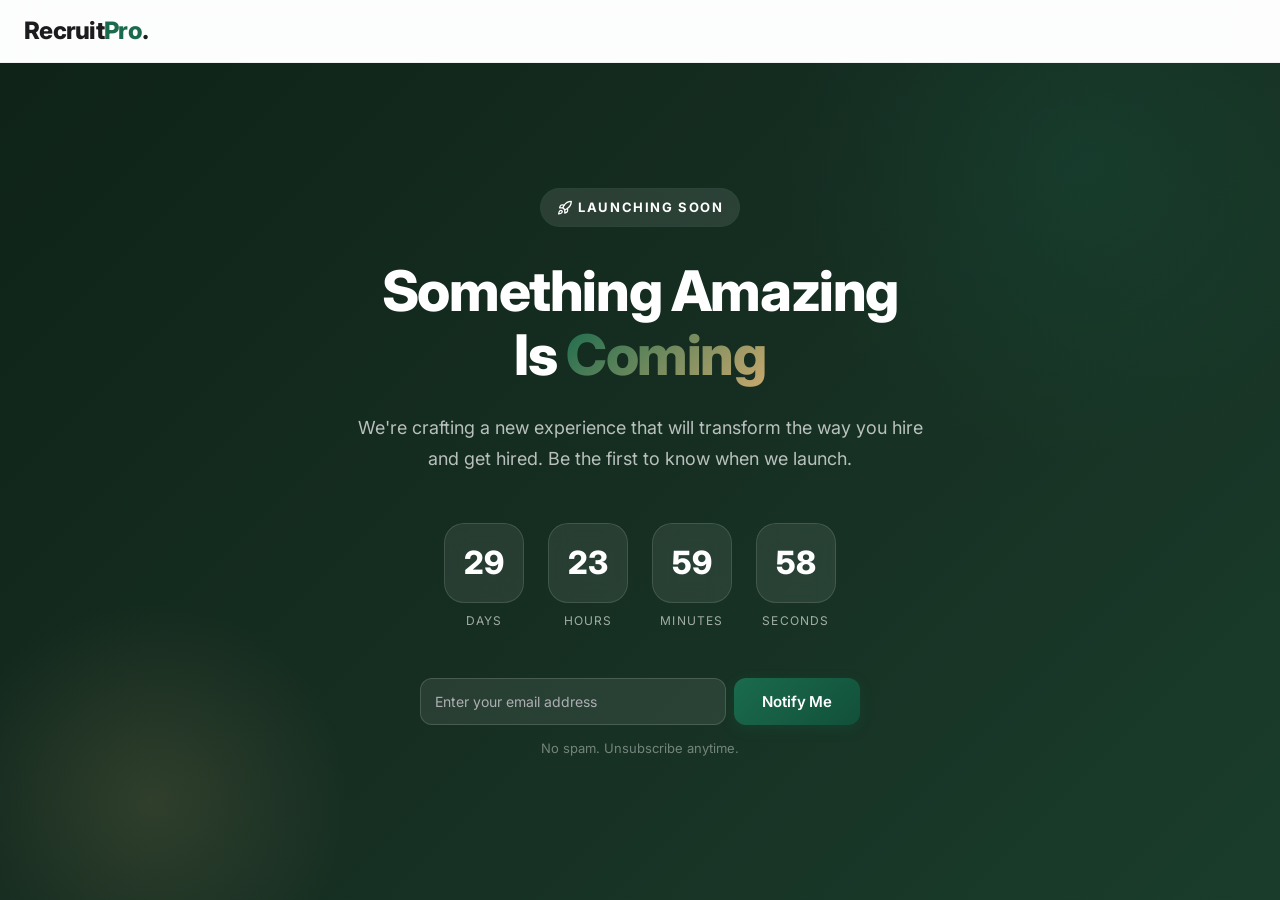
<file: pages/coming-soon.html>
<!DOCTYPE html>
<html lang="en" dir="ltr" data-theme="light">
<head>
    <meta charset="UTF-8">
    <meta name="viewport" content="width=device-width, initial-scale=1.0">
    <title>Coming Soon | RecruitPro</title>

    <link rel="stylesheet" href="../assets/css/style.css">
    <link rel="stylesheet" href="../assets/css/responsive.css">
    <link rel="stylesheet" href="../assets/css/dark-mode.css">
    <script src="../assets/js/main.js" defer></script>

    <style>
        .countdown-grid {
            display: flex;
            gap: var(--s5);
            justify-content: center;
            margin-bottom: var(--s7);
        }
        .countdown-item {
            text-align: center;
        }
        .countdown-value {
            display: flex;
            align-items: center;
            justify-content: center;
            width: 80px;
            height: 80px;
            border-radius: var(--r-xl);
            background: rgba(255,255,255,0.08);
            backdrop-filter: blur(10px);
            border: 1px solid rgba(255,255,255,0.12);
            font-size: 2rem;
            font-weight: 800;
            color: white;
            margin-bottom: var(--s2);
        }
        .countdown-label {
            font-size: 0.75rem;
            color: rgba(255,255,255,0.6);
            text-transform: uppercase;
            letter-spacing: 0.1em;
        }
        @media (max-width: 480px) {
            .countdown-value { width: 64px; height: 64px; font-size: 1.5rem; }
        }
    </style>

    <script>document.documentElement.dir = localStorage.getItem('dir') || 'ltr';</script>
</head>
<body style="min-height: 100vh; display: flex; flex-direction: column;">

    <header class="navbar">
        <div class="nav-container">
            <a href="index.html" class="nav-brand">Recruit<span>Pro</span>.</a>
        </div>
    </header>

    <main style="flex: 1; display: flex; align-items: center; justify-content: center; text-align: center; padding: var(--s5); background: linear-gradient(135deg, #0F2318 0%, #162E22 50%, #1A3D2B 100%); position: relative; overflow: hidden;">
        <!-- Decorative -->
        <div style="position: absolute; width: 600px; height: 600px; background: radial-gradient(circle, var(--primary-glow) 0%, transparent 70%); top: -200px; right: -100px; animation: float 6s ease-in-out infinite;"></div>
        <div style="position: absolute; width: 400px; height: 400px; background: radial-gradient(circle, rgba(201,169,110,0.15) 0%, transparent 70%); bottom: -100px; left: -50px; animation: float 8s ease-in-out infinite reverse;"></div>

        <div style="position: relative; z-index: 1; max-width: 600px;">
            <span class="section-subtitle" style="color: white; background: rgba(255,255,255,0.1);"><svg xmlns="http://www.w3.org/2000/svg" width="1.2em" height="1.2em" viewBox="0 0 24 24" fill="none" stroke="currentColor" stroke-width="2" stroke-linecap="round" stroke-linejoin="round" style="vertical-align: text-bottom; display: inline-block;"><path d="M4.5 16.5c-1.5 1.26-2 5-2 5s3.74-.5 5-2c.71-.84.7-2.13-.09-2.91a2.18 2.18 0 0 0-2.91-.09z"></path><path d="m12 15-3-3a22 22 0 0 1 2-3.95A12.88 12.88 0 0 1 22 2c0 2.72-.78 7.5-6 11a22.35 22.35 0 0 1-4 2z"></path><path d="M9 12H4s.55-3.03 2-4c1.62-1.08 5 0 5 0"></path><path d="M12 15v5s3.03-.55 4-2c1.08-1.62 0-5 0-5"></path></svg> Launching Soon</span>
            <h1 style="color: white; font-size: clamp(2.5rem, 6vw, 3.5rem); margin-top: var(--s4);">Something Amazing <br>Is <span class="text-gradient">Coming</span></h1>
            <p style="color: rgba(255,255,255,0.7); font-size: 1.125rem; margin-bottom: var(--s7);">We're crafting a new experience that will transform the way you hire and get hired. Be the first to know when we launch.</p>

            <div class="countdown-grid" id="countdown">
                <div class="countdown-item">
                    <div class="countdown-value" id="days">00</div>
                    <div class="countdown-label">Days</div>
                </div>
                <div class="countdown-item">
                    <div class="countdown-value" id="hours">00</div>
                    <div class="countdown-label">Hours</div>
                </div>
                <div class="countdown-item">
                    <div class="countdown-value" id="minutes">00</div>
                    <div class="countdown-label">Minutes</div>
                </div>
                <div class="countdown-item">
                    <div class="countdown-value" id="seconds">00</div>
                    <div class="countdown-label">Seconds</div>
                </div>
            </div>

            <form class="needs-validation" novalidate style="max-width: 440px; margin: 0 auto; display: flex; gap: var(--s2);">
                <input type="email" class="form-control" required placeholder="Enter your email address" style="flex: 1; background: rgba(255,255,255,0.08); border-color: rgba(255,255,255,0.15); color: white;">
                <button type="submit" class="btn btn-primary">Notify Me</button>
            </form>
            <p style="color: rgba(255,255,255,0.4); font-size: 0.8125rem; margin-top: var(--s3);">No spam. Unsubscribe anytime.</p>
        </div>
    </main>

    <script>
        // Countdown Timer — set to 30 days from now
        const launchDate = new Date();
        launchDate.setDate(launchDate.getDate() + 30);

        function updateCountdown() {
            const now = new Date();
            const diff = launchDate - now;

            const days = Math.max(0, Math.floor(diff / (1000 * 60 * 60 * 24)));
            const hours = Math.max(0, Math.floor((diff % (1000 * 60 * 60 * 24)) / (1000 * 60 * 60)));
            const minutes = Math.max(0, Math.floor((diff % (1000 * 60 * 60)) / (1000 * 60)));
            const seconds = Math.max(0, Math.floor((diff % (1000 * 60)) / 1000));

            document.getElementById('days').textContent = String(days).padStart(2, '0');
            document.getElementById('hours').textContent = String(hours).padStart(2, '0');
            document.getElementById('minutes').textContent = String(minutes).padStart(2, '0');
            document.getElementById('seconds').textContent = String(seconds).padStart(2, '0');
        }

        updateCountdown();
        setInterval(updateCountdown, 1000);
    </script>

</body>
</html>
</file>
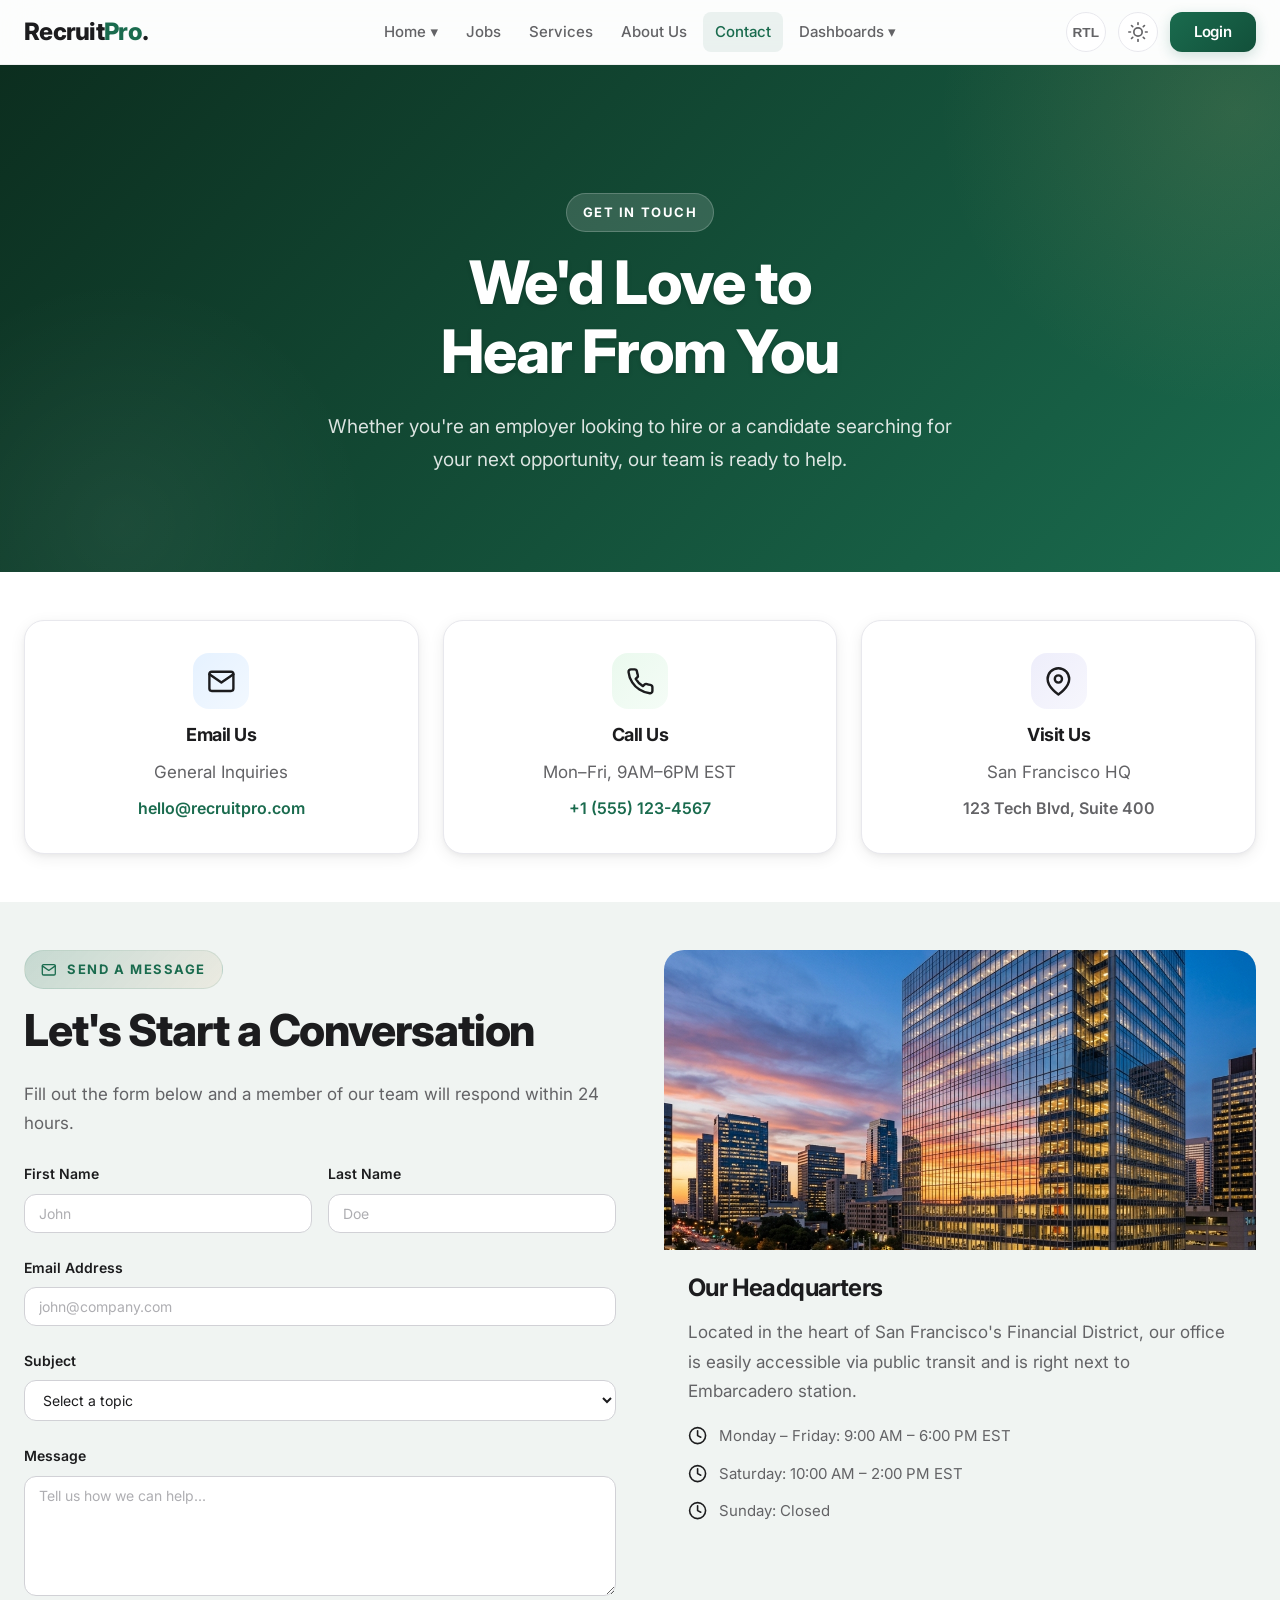
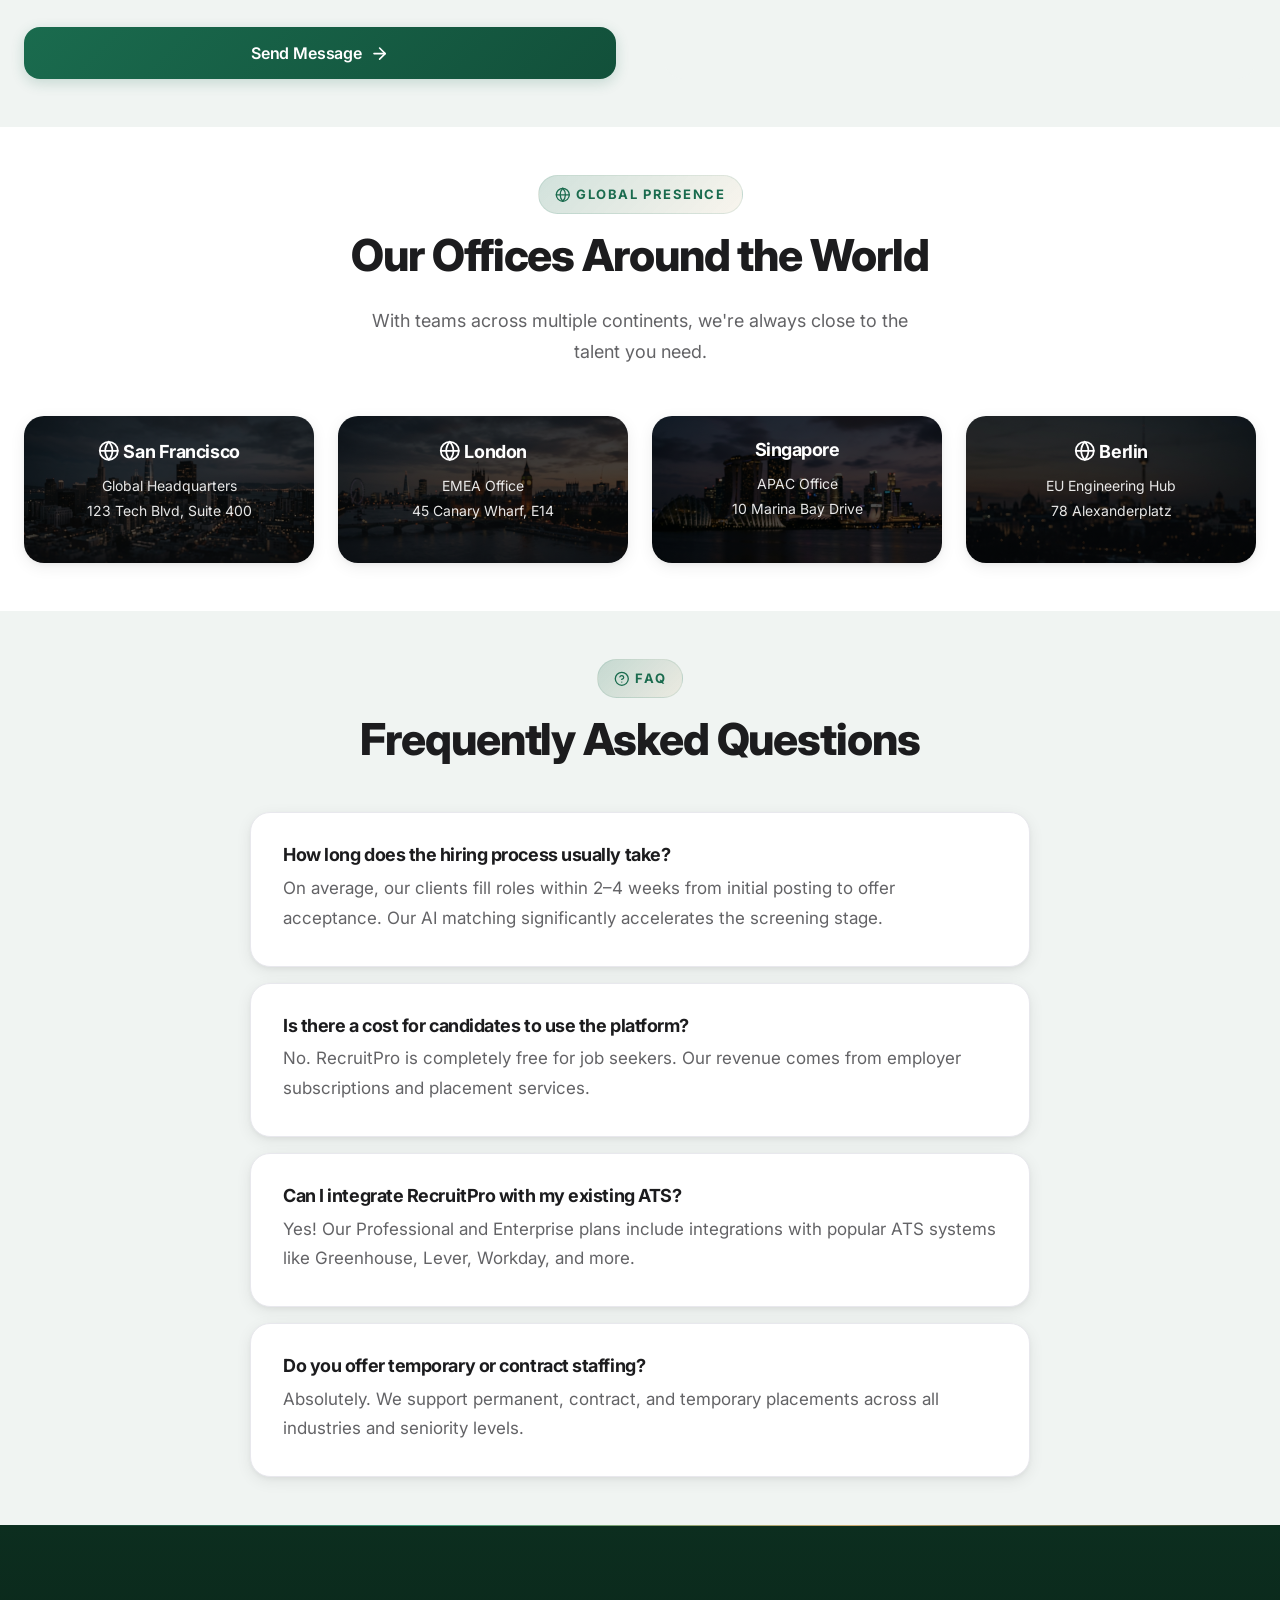
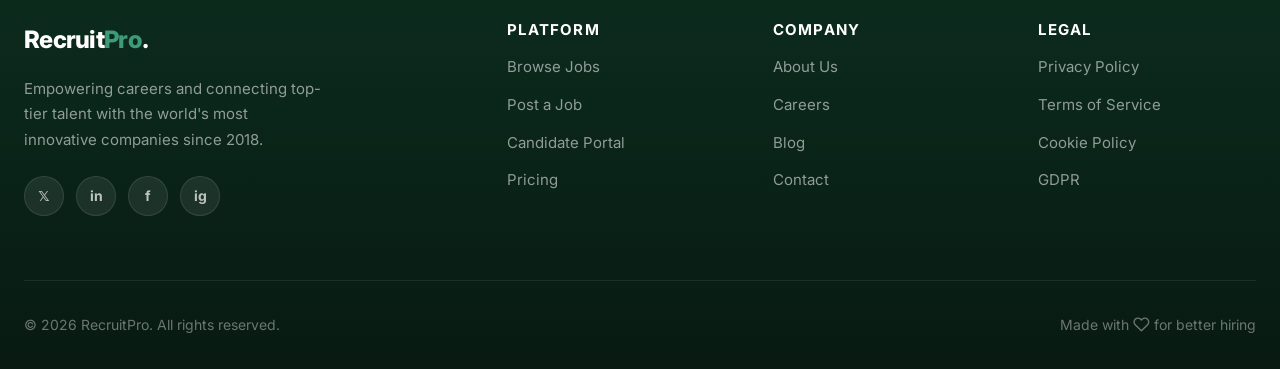
<file: pages/contact.html>
<!DOCTYPE html>
<html lang="en" dir="ltr" data-theme="light">
<head>
    <meta charset="UTF-8">
    <meta name="viewport" content="width=device-width, initial-scale=1.0">
    <meta name="description" content="Contact RecruitPro for recruitment inquiries, partnership opportunities, or support. We are here to help.">
    <title>Contact Us | RecruitPro</title>

    <link rel="stylesheet" href="../assets/css/style.css">
    <link rel="stylesheet" href="../assets/css/responsive.css">
    <link rel="stylesheet" href="../assets/css/dark-mode.css">
    <link rel="stylesheet" href="../assets/css/rtl.css">
    <script src="../assets/js/main.js" defer></script>

    <script>document.documentElement.dir = localStorage.getItem('dir') || 'ltr';</script>
</head>
<body>

        <!-- ============ NAVIGATION ============ -->
    <header class="navbar">
        <div class="nav-container">
            <a href="index.html" class="nav-brand">Recruit<span>Pro</span>.</a>

            <nav class="nav-menu">
                <div class="nav-item-dropdown">
                    <span class="nav-link" style="cursor: pointer;">Home ▾</span>
                    <div class="nav-dropdown-content">
                        <a href="index.html">Home 1 (Default)</a>
                        <a href="index-2.html">Home 2 (New)</a>
                    </div>
                </div>
                <a href="jobs.html" class="nav-link">Jobs</a>
                <a href="services.html" class="nav-link">Services</a>
                <a href="about.html" class="nav-link">About Us</a>
                <a href="contact.html" class="nav-link active">Contact</a>
                <div class="nav-item-dropdown">
                    <span class="nav-link" style="cursor: pointer;">Dashboards ▾</span>
                    <div class="nav-dropdown-content">
                        <a href="candidate-dashboard.html">Candidate Portal</a>
                        <a href="employer-dashboard.html">Employer Portal</a>
                    </div>
                </div>
            </nav>

            <div class="nav-actions">
                <button class="rtl-toggle-btn" aria-label="Toggle RTL">RTL</button>
                <button class="theme-toggle-btn" aria-label="Toggle Theme">
                    <svg class="sun-icon" width="20" height="20" viewBox="0 0 24 24" fill="none" stroke="currentColor" stroke-width="2" stroke-linecap="round" stroke-linejoin="round"><circle cx="12" cy="12" r="5"></circle><line x1="12" y1="1" x2="12" y2="3"></line><line x1="12" y1="21" x2="12" y2="23"></line><line x1="4.22" y1="4.22" x2="5.64" y2="5.64"></line><line x1="18.36" y1="18.36" x2="19.78" y2="19.78"></line><line x1="1" y1="12" x2="3" y2="12"></line><line x1="21" y1="12" x2="23" y2="12"></line><line x1="4.22" y1="19.78" x2="5.64" y2="18.36"></line><line x1="18.36" y1="5.64" x2="19.78" y2="4.22"></line></svg>
                    <svg class="moon-icon" width="20" height="20" viewBox="0 0 24 24" fill="none" stroke="currentColor" stroke-width="2" stroke-linecap="round" stroke-linejoin="round"><path d="M21 12.79A9 9 0 1 1 11.21 3 7 7 0 0 0 21 12.79z"></path></svg>
                </button>
                <a href="login.html" class="btn btn-primary" style="padding: var(--s2) var(--s5);">Login</a>
            </div>

            <button class="hamburger" aria-label="Toggle Navigation">
                <span></span>
                <span></span>
                <span></span>
            </button>
        </div>
    </header>

    <main>
        <!-- ============ SECTION 1: PAGE HEADER ============ -->
        <section class="page-header">
            <div class="container">
                <span class="section-subtitle" style="color: white; background: rgba(255,255,255,0.15); border-color: rgba(255,255,255,0.2);">Get in Touch</span>
                <h1>We'd Love to <br>Hear From You</h1>
                <p>Whether you're an employer looking to hire or a candidate searching for your next opportunity, our team is ready to help.</p>
            </div>
        </section>

        <!-- ============ SECTION 2: CONTACT CARDS ============ -->
        <section class="section" style="background: var(--surface);">
            <div class="container">
                <div class="grid grid-3">
                    <div class="card text-center animate-on-scroll animate-delay-1">
                        <div style="width: 56px; height: 56px; border-radius: var(--r-lg); background: linear-gradient(135deg, rgba(0,122,255,0.1), rgba(0,122,255,0.05)); margin: 0 auto var(--s4); display: flex; align-items: center; justify-content: center; font-size: 1.5rem;"><svg xmlns="http://www.w3.org/2000/svg" width="1.2em" height="1.2em" viewBox="0 0 24 24" fill="none" stroke="currentColor" stroke-width="2" stroke-linecap="round" stroke-linejoin="round" style="vertical-align: text-bottom; display: inline-block;"><path d="M4 4h16c1.1 0 2 .9 2 2v12c0 1.1-.9 2-2 2H4c-1.1 0-2-.9-2-2V6c0-1.1.9-2 2-2z"></path><polyline points="22,6 12,13 2,6"></polyline></svg></div>
                        <h4>Email Us</h4>
                        <p style="margin-bottom: var(--s2);">General Inquiries</p>
                        <a href="mailto:hello@recruitpro.com" style="font-weight: 600;">hello@recruitpro.com</a>
                    </div>
                    <div class="card text-center animate-on-scroll animate-delay-2">
                        <div style="width: 56px; height: 56px; border-radius: var(--r-lg); background: linear-gradient(135deg, rgba(52,199,89,0.1), rgba(52,199,89,0.05)); margin: 0 auto var(--s4); display: flex; align-items: center; justify-content: center; font-size: 1.5rem;"><svg xmlns="http://www.w3.org/2000/svg" width="1.2em" height="1.2em" viewBox="0 0 24 24" fill="none" stroke="currentColor" stroke-width="2" stroke-linecap="round" stroke-linejoin="round" style="vertical-align: text-bottom; display: inline-block;"><path d="M22 16.92v3a2 2 0 0 1-2.18 2 19.79 19.79 0 0 1-8.63-3.07 19.5 19.5 0 0 1-6-6 19.79 19.79 0 0 1-3.07-8.67A2 2 0 0 1 4.11 2h3a2 2 0 0 1 2 1.72 12.84 12.84 0 0 0 .7 2.81 2 2 0 0 1-.45 2.11L8.09 9.91a16 16 0 0 0 6 6l1.27-1.27a2 2 0 0 1 2.11-.45 12.84 12.84 0 0 0 2.81.7A2 2 0 0 1 22 16.92z"></path></svg></div>
                        <h4>Call Us</h4>
                        <p style="margin-bottom: var(--s2);">Mon–Fri, 9AM–6PM EST</p>
                        <a href="tel:+15551234567" style="font-weight: 600;">+1 (555) 123-4567</a>
                    </div>
                    <div class="card text-center animate-on-scroll animate-delay-3">
                        <div style="width: 56px; height: 56px; border-radius: var(--r-lg); background: linear-gradient(135deg, rgba(88,86,214,0.1), rgba(88,86,214,0.05)); margin: 0 auto var(--s4); display: flex; align-items: center; justify-content: center; font-size: 1.5rem;"><svg xmlns="http://www.w3.org/2000/svg" width="1.2em" height="1.2em" viewBox="0 0 24 24" fill="none" stroke="currentColor" stroke-width="2" stroke-linecap="round" stroke-linejoin="round" style="vertical-align: text-bottom; display: inline-block;"><path d="M21 10c0 7-9 13-9 13s-9-6-9-13a9 9 0 0 1 18 0z"></path><circle cx="12" cy="10" r="3"></circle></svg></div>
                        <h4>Visit Us</h4>
                        <p style="margin-bottom: var(--s2);">San Francisco HQ</p>
                        <span style="font-weight: 600; color: var(--text-secondary);">123 Tech Blvd, Suite 400</span>
                    </div>
                </div>
            </div>
        </section>

        <!-- ============ SECTION 3: CONTACT FORM + MAP ============ -->
        <section class="section">
            <div class="container">
                <div class="grid grid-2" style="gap: var(--s7);">
                    <!-- Form -->
                    <div class="animate-on-scroll">
                        <div class="mobile-text-center">
                            <span class="section-subtitle"><svg xmlns="http://www.w3.org/2000/svg" width="1.2em" height="1.2em" viewBox="0 0 24 24" fill="none" stroke="currentColor" stroke-width="2" stroke-linecap="round" stroke-linejoin="round" style="vertical-align: text-bottom; display: inline-block;"><path d="M4 4h16c1.1 0 2 .9 2 2v12c0 1.1-.9 2-2 2H4c-1.1 0-2-.9-2-2V6c0-1.1.9-2 2-2z"></path><polyline points="22,6 12,13 2,6"></polyline></svg>️ Send a Message</span>
                            <h2>Let's Start a Conversation</h2>
                            <p>Fill out the form below and a member of our team will respond within 24 hours.</p>
                        </div>

                        <form class="needs-validation" novalidate style="margin-top: var(--s5);">
                            <div class="grid grid-2" style="gap: var(--s4);">
                                <div class="form-group">
                                    <label class="form-label" for="first-name">First Name</label>
                                    <input type="text" id="first-name" class="form-control" required placeholder="John">
                                </div>
                                <div class="form-group">
                                    <label class="form-label" for="last-name">Last Name</label>
                                    <input type="text" id="last-name" class="form-control" required placeholder="Doe">
                                </div>
                            </div>
                            <div class="form-group">
                                <label class="form-label" for="email">Email Address</label>
                                <input type="email" id="email" class="form-control" required placeholder="john@company.com">
                            </div>
                            <div class="form-group">
                                <label class="form-label" for="subject">Subject</label>
                                <select id="subject" class="form-control" required>
                                    <option value="" disabled selected>Select a topic</option>
                                    <option value="employer">I'm an Employer</option>
                                    <option value="candidate">I'm a Candidate</option>
                                    <option value="partnership">Partnership Inquiry</option>
                                    <option value="support">Technical Support</option>
                                    <option value="other">Other</option>
                                </select>
                            </div>
                            <div class="form-group">
                                <label class="form-label" for="message">Message</label>
                                <textarea id="message" class="form-control" rows="5" required placeholder="Tell us how we can help..."></textarea>
                            </div>
                            <button type="submit" class="btn btn-primary btn-lg" style="width: 100%;">Send Message <svg xmlns="http://www.w3.org/2000/svg" width="1.2em" height="1.2em" viewBox="0 0 24 24" fill="none" stroke="currentColor" stroke-width="2" stroke-linecap="round" stroke-linejoin="round" style="vertical-align: text-bottom; display: inline-block;"><line x1="5" y1="12" x2="19" y2="12"></line><polyline points="12 5 19 12 12 19"></polyline></svg></button>
                        </form>
                    </div>

                    <!-- Map & Info -->
                    <div class="animate-on-scroll animate-delay-2">
                        <div style="background: var(--bg); border-radius: var(--r-xl); overflow: hidden; height: 100%; min-height: 500px; display: flex; flex-direction: column;">
                            <img src="../assets/images/office-building.png" alt="RecruitPro headquarters building" style="width: 100%; height: 300px; object-fit: cover;">
                            <div style="padding: var(--s5); flex: 1;">
                                <h3>Our Headquarters</h3>
                                <p>Located in the heart of San Francisco's Financial District, our office is easily accessible via public transit and is right next to Embarcadero station.</p>
                                
                                <div style="display: flex; flex-direction: column; gap: var(--s3); margin-top: var(--s4);">
                                    <div style="display: flex; gap: var(--s3); align-items: center;">
                                        <span><svg xmlns="http://www.w3.org/2000/svg" width="1.2em" height="1.2em" viewBox="0 0 24 24" fill="none" stroke="currentColor" stroke-width="2" stroke-linecap="round" stroke-linejoin="round" style="vertical-align: text-bottom; display: inline-block;"><circle cx="12" cy="12" r="10"></circle><polyline points="12 6 12 12 16 14"></polyline></svg></span>
                                        <span style="color: var(--text-secondary); font-size: 0.9375rem;">Monday – Friday: 9:00 AM – 6:00 PM EST</span>
                                    </div>
                                    <div style="display: flex; gap: var(--s3); align-items: center;">
                                        <span><svg xmlns="http://www.w3.org/2000/svg" width="1.2em" height="1.2em" viewBox="0 0 24 24" fill="none" stroke="currentColor" stroke-width="2" stroke-linecap="round" stroke-linejoin="round" style="vertical-align: text-bottom; display: inline-block;"><circle cx="12" cy="12" r="10"></circle><polyline points="12 6 12 12 16 14"></polyline></svg></span>
                                        <span style="color: var(--text-secondary); font-size: 0.9375rem;">Saturday: 10:00 AM – 2:00 PM EST</span>
                                    </div>
                                    <div style="display: flex; gap: var(--s3); align-items: center;">
                                        <span><svg xmlns="http://www.w3.org/2000/svg" width="1.2em" height="1.2em" viewBox="0 0 24 24" fill="none" stroke="currentColor" stroke-width="2" stroke-linecap="round" stroke-linejoin="round" style="vertical-align: text-bottom; display: inline-block;"><circle cx="12" cy="12" r="10"></circle><polyline points="12 6 12 12 16 14"></polyline></svg></span>
                                        <span style="color: var(--text-secondary); font-size: 0.9375rem;">Sunday: Closed</span>
                                    </div>
                                </div>
                            </div>
                        </div>
                    </div>
                </div>
            </div>
        </section>

        <!-- ============ SECTION 4: GLOBAL OFFICES ============ -->
        <section class="section" style="background: var(--surface);">
            <div class="container">
                <div class="text-center animate-on-scroll" style="margin-bottom: var(--s7);">
                    <span class="section-subtitle"><svg xmlns="http://www.w3.org/2000/svg" width="1.2em" height="1.2em" viewBox="0 0 24 24" fill="none" stroke="currentColor" stroke-width="2" stroke-linecap="round" stroke-linejoin="round" style="vertical-align: text-bottom; display: inline-block;"><circle cx="12" cy="12" r="10"></circle><path d="M12 2a14.5 14.5 0 0 0 0 20 14.5 14.5 0 0 0 0-20"></path><path d="M2 12h20"></path></svg> Global Presence</span>
                    <h2 class="section-title mx-auto">Our Offices Around the World</h2>
                    <p class="section-desc mx-auto">With teams across multiple continents, we're always close to the talent you need.</p>
                </div>

                <div class="grid grid-4">
                    <div class="card text-center animate-on-scroll animate-delay-1" style="padding: var(--s5); background: linear-gradient(rgba(0,0,0,0.6), rgba(0,0,0,0.6)), url('../assets/images/sf.png') center/cover; color: white; border: none;">
                        <h4 style="color: white;"><svg xmlns="http://www.w3.org/2000/svg" width="1.2em" height="1.2em" viewBox="0 0 24 24" fill="none" stroke="currentColor" stroke-width="2" stroke-linecap="round" stroke-linejoin="round" style="vertical-align: text-bottom; display: inline-block;"><circle cx="12" cy="12" r="10"></circle><path d="M12 2a14.5 14.5 0 0 0 0 20 14.5 14.5 0 0 0 0-20"></path><path d="M2 12h20"></path></svg> San Francisco</h4>
                        <p style="font-size: 0.875rem; color: rgba(255,255,255,0.9);">Global Headquarters<br>123 Tech Blvd, Suite 400</p>
                    </div>
                    <div class="card text-center animate-on-scroll animate-delay-2" style="padding: var(--s5); background: linear-gradient(rgba(0,0,0,0.6), rgba(0,0,0,0.6)), url('../assets/images/london.png') center/cover; color: white; border: none;">
                        <h4 style="color: white;"><svg xmlns="http://www.w3.org/2000/svg" width="1.2em" height="1.2em" viewBox="0 0 24 24" fill="none" stroke="currentColor" stroke-width="2" stroke-linecap="round" stroke-linejoin="round" style="vertical-align: text-bottom; display: inline-block;"><circle cx="12" cy="12" r="10"></circle><path d="M12 2a14.5 14.5 0 0 0 0 20 14.5 14.5 0 0 0 0-20"></path><path d="M2 12h20"></path></svg> London</h4>
                        <p style="font-size: 0.875rem; color: rgba(255,255,255,0.9);">EMEA Office<br>45 Canary Wharf, E14</p>
                    </div>
                    <div class="card text-center animate-on-scroll animate-delay-3" style="padding: var(--s5); background: linear-gradient(rgba(0,0,0,0.6), rgba(0,0,0,0.6)), url('../assets/images/singapore.png') center/cover; color: white; border: none;">
                        <h4 style="color: white;"> Singapore</h4>
                        <p style="font-size: 0.875rem; color: rgba(255,255,255,0.9);">APAC Office<br>10 Marina Bay Drive</p>
                    </div>
                    <div class="card text-center animate-on-scroll animate-delay-4" style="padding: var(--s5); background: linear-gradient(rgba(0,0,0,0.6), rgba(0,0,0,0.6)), url('../assets/images/berlin.png') center/cover; color: white; border: none;">
                        <h4 style="color: white;"><svg xmlns="http://www.w3.org/2000/svg" width="1.2em" height="1.2em" viewBox="0 0 24 24" fill="none" stroke="currentColor" stroke-width="2" stroke-linecap="round" stroke-linejoin="round" style="vertical-align: text-bottom; display: inline-block;"><circle cx="12" cy="12" r="10"></circle><path d="M12 2a14.5 14.5 0 0 0 0 20 14.5 14.5 0 0 0 0-20"></path><path d="M2 12h20"></path></svg> Berlin</h4>
                        <p style="font-size: 0.875rem; color: rgba(255,255,255,0.9);">EU Engineering Hub<br>78 Alexanderplatz</p>
                    </div>
                </div>
            </div>
        </section>

        <!-- ============ SECTION 5: FAQ ============ -->
        <section class="section">
            <div class="container">
                <div class="text-center animate-on-scroll" style="margin-bottom: var(--s7);">
                    <span class="section-subtitle"><svg xmlns="http://www.w3.org/2000/svg" width="1.2em" height="1.2em" viewBox="0 0 24 24" fill="none" stroke="currentColor" stroke-width="2" stroke-linecap="round" stroke-linejoin="round" style="vertical-align: text-bottom; display: inline-block;"><circle cx="12" cy="12" r="10"></circle><path d="M9.09 9a3 3 0 0 1 5.83 1c0 2-3 3-3 3"></path><line x1="12" y1="17" x2="12.01" y2="17"></line></svg> FAQ</span>
                    <h2 class="section-title mx-auto">Frequently Asked Questions</h2>
                </div>

                <div style="max-width: 780px; margin: 0 auto; display: flex; flex-direction: column; gap: var(--s4);">
                    <div class="card animate-on-scroll animate-delay-1">
                        <h4 style="margin-bottom: var(--s2);">How long does the hiring process usually take?</h4>
                        <p style="margin: 0;">On average, our clients fill roles within 2–4 weeks from initial posting to offer acceptance. Our AI matching significantly accelerates the screening stage.</p>
                    </div>
                    <div class="card animate-on-scroll animate-delay-2">
                        <h4 style="margin-bottom: var(--s2);">Is there a cost for candidates to use the platform?</h4>
                        <p style="margin: 0;">No. RecruitPro is completely free for job seekers. Our revenue comes from employer subscriptions and placement services.</p>
                    </div>
                    <div class="card animate-on-scroll animate-delay-3">
                        <h4 style="margin-bottom: var(--s2);">Can I integrate RecruitPro with my existing ATS?</h4>
                        <p style="margin: 0;">Yes! Our Professional and Enterprise plans include integrations with popular ATS systems like Greenhouse, Lever, Workday, and more.</p>
                    </div>
                    <div class="card animate-on-scroll animate-delay-4">
                        <h4 style="margin-bottom: var(--s2);">Do you offer temporary or contract staffing?</h4>
                        <p style="margin: 0;">Absolutely. We support permanent, contract, and temporary placements across all industries and seniority levels.</p>
                    </div>
                </div>
            </div>
        </section>
    </main>

    <!-- ============ FOOTER ============ -->
    <footer class="footer">
        <div class="container">
            <div class="footer-grid">
                <div>
                    <div class="footer-brand">Recruit<span>Pro</span>.</div>
                    <p style="max-width: 300px; margin-bottom: var(--s5);">Empowering careers and connecting top-tier talent with the world's most innovative companies since 2018.</p>
                    <div class="footer-social">
                        <a href="#" aria-label="Twitter">𝕏</a>
                        <a href="#" aria-label="LinkedIn">in</a>
                        <a href="#" aria-label="Facebook">f</a>
                        <a href="#" aria-label="Instagram">ig</a>
                    </div>
                </div>
                <div>
                    <h4>Platform</h4>
                    <ul class="footer-links">
                        <li><a href="jobs.html">Browse Jobs</a></li>
                        <li><a href="employer-dashboard.html">Post a Job</a></li>
                        <li><a href="candidate-dashboard.html">Candidate Portal</a></li>
                        <li><a href="coming-soon.html">Pricing</a></li>
                    </ul>
                </div>
                <div>
                    <h4>Company</h4>
                    <ul class="footer-links">
                        <li><a href="about.html">About Us</a></li>
                        <li><a href="coming-soon.html">Careers</a></li>
                        <li><a href="coming-soon.html">Blog</a></li>
                        <li><a href="contact.html">Contact</a></li>
                    </ul>
                </div>
                <div>
                    <h4>Legal</h4>
                    <ul class="footer-links">
                        <li><a href="coming-soon.html">Privacy Policy</a></li>
                        <li><a href="coming-soon.html">Terms of Service</a></li>
                        <li><a href="coming-soon.html">Cookie Policy</a></li>
                        <li><a href="coming-soon.html">GDPR</a></li>
                    </ul>
                </div>
            </div>
            <div class="footer-bottom">
                <p>&copy; 2026 RecruitPro. All rights reserved.</p>
                <p>Made with <svg xmlns="http://www.w3.org/2000/svg" width="1.2em" height="1.2em" viewBox="0 0 24 24" fill="none" stroke="currentColor" stroke-width="2" stroke-linecap="round" stroke-linejoin="round" style="vertical-align: text-bottom; display: inline-block;"><path d="M20.84 4.61a5.5 5.5 0 0 0-7.78 0L12 5.67l-1.06-1.06a5.5 5.5 0 0 0-7.78 7.78l1.06 1.06L12 21.23l7.78-7.78 1.06-1.06a5.5 5.5 0 0 0 0-7.78z"></path></svg>️ for better hiring</p>
            </div>
        </div>
    </footer>

</body>
</html>
</file>
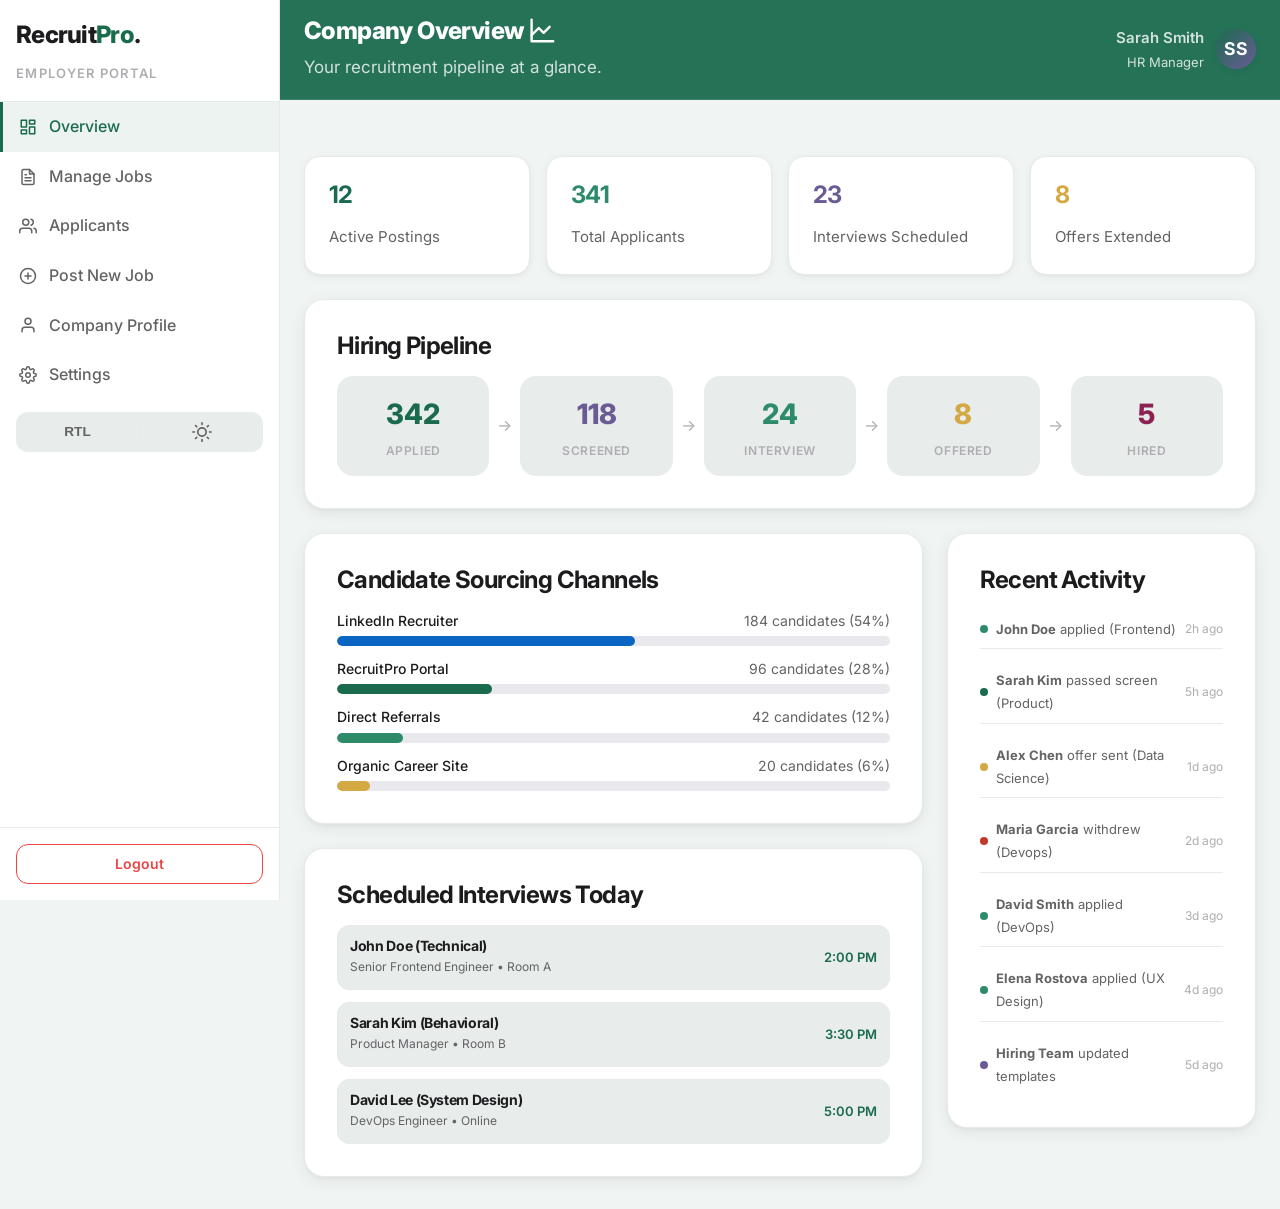
<file: pages/employer-dashboard.html>
<!DOCTYPE html>
<html lang="en" dir="ltr" data-theme="light">

<head>
    <meta charset="UTF-8">
    <meta name="viewport" content="width=device-width, initial-scale=1.0">
    <title>Employer Dashboard | RecruitPro</title>

    <link rel="stylesheet" href="../assets/css/style.css">
    <link rel="stylesheet" href="../assets/css/responsive.css">
    <link rel="stylesheet" href="../assets/css/dark-mode.css">
    <script src="../assets/js/main.js" defer></script>
    <script src="../assets/js/dashboard.js" defer></script>

    <script>document.documentElement.dir = localStorage.getItem('dir') || 'ltr';</script>
</head>

<body>



    <div class="dashboard-layout">
        <!-- ============ SIDEBAR ============ -->
        <aside class="sidebar">
            <div class="sidebar-header" style="padding: var(--s4); border-bottom: 1px solid var(--border-light); position: relative;">
                <button class="sidebar-close-btn" aria-label="Close Menu" style="position: absolute; top: 50%; right: var(--s4); transform: translateY(-50%); background: none; border: none; color: var(--text-secondary); cursor: pointer; display: none;">
                    <svg width="20" height="20" viewBox="0 0 24 24" fill="none" stroke="currentColor" stroke-width="2" stroke-linecap="round" stroke-linejoin="round"><line x1="18" y1="6" x2="6" y2="18"></line><line x1="6" y1="6" x2="18" y2="18"></line></svg>
                </button>
                <a href="index.html" class="nav-brand"
                    style="margin-bottom: var(--s2); display: inline-block;">Recruit<span>Pro</span>.</a>
                <p
                    style="font-size: 0.8125rem; color: var(--text-tertiary); text-transform: uppercase; letter-spacing: 0.1em; font-weight: 600; margin: 0;">
                    Employer Portal</p>
            </div>
            <ul class="sidebar-menu">
                <li><a href="#" class="tab-link active" data-target="overview">
                    <svg width="18" height="18" viewBox="0 0 24 24" fill="none" stroke="currentColor" stroke-width="2" stroke-linecap="round" stroke-linejoin="round"><rect x="3" y="3" width="7" height="9"></rect><rect x="14" y="3" width="7" height="5"></rect><rect x="14" y="12" width="7" height="9"></rect><rect x="3" y="16" width="7" height="5"></rect></svg> Overview
                </a></li>
                <li><a href="#" class="tab-link" data-target="manage-jobs">
                    <svg width="18" height="18" viewBox="0 0 24 24" fill="none" stroke="currentColor" stroke-width="2" stroke-linecap="round" stroke-linejoin="round"><path d="M14 2H6a2 2 0 0 0-2 2v16a2 2 0 0 0 2 2h12a2 2 0 0 0 2-2V8z"></path><polyline points="14 2 14 8 20 8"></polyline><line x1="16" y1="13" x2="8" y2="13"></line><line x1="16" y1="17" x2="8" y2="17"></line><polyline points="10 9 9 9 8 9"></polyline></svg> Manage Jobs
                </a></li>
                <li><a href="#" class="tab-link" data-target="applicants">
                    <svg width="18" height="18" viewBox="0 0 24 24" fill="none" stroke="currentColor" stroke-width="2" stroke-linecap="round" stroke-linejoin="round"><path d="M17 21v-2a4 4 0 0 0-4-4H5a4 4 0 0 0-4 4v2"></path><circle cx="9" cy="7" r="4"></circle><path d="M23 21v-2a4 4 0 0 0-3-3.87"></path><path d="M16 3.13a4 4 0 0 1 0 7.75"></path></svg> Applicants
                </a></li>
                <li><a href="#" class="tab-link" data-target="post-job">
                    <svg width="18" height="18" viewBox="0 0 24 24" fill="none" stroke="currentColor" stroke-width="2" stroke-linecap="round" stroke-linejoin="round"><circle cx="12" cy="12" r="10"></circle><line x1="12" y1="8" x2="12" y2="16"></line><line x1="8" y1="12" x2="16" y2="12"></line></svg> Post New Job
                </a></li>
                <li><a href="#" class="tab-link" data-target="company-profile">
                    <svg width="18" height="18" viewBox="0 0 24 24" fill="none" stroke="currentColor" stroke-width="2" stroke-linecap="round" stroke-linejoin="round"><path d="M20 21v-2a4 4 0 0 0-4-4H8a4 4 0 0 0-4 4v2"></path><circle cx="12" cy="7" r="4"></circle></svg> Company Profile
                </a></li>
                <li><a href="#" class="tab-link" data-target="settings">
                    <svg width="18" height="18" viewBox="0 0 24 24" fill="none" stroke="currentColor" stroke-width="2" stroke-linecap="round" stroke-linejoin="round"><circle cx="12" cy="12" r="3"></circle><path d="M19.4 15a1.65 1.65 0 0 0 .33 1.82l.06.06a2 2 0 0 1 0 2.83 2 2 0 0 1-2.83 0l-.06-.06a1.65 1.65 0 0 0-1.82-.33 1.65 1.65 0 0 0-1 1.51V21a2 2 0 0 1-2 2 2 2 0 0 1-2-2v-.09A1.65 1.65 0 0 0 9 19.4a1.65 1.65 0 0 0-1.82.33l-.06.06a2 2 0 0 1-2.83 0 2 2 0 0 1 0-2.83l.06-.06a1.65 1.65 0 0 0 .33-1.82 1.65 1.65 0 0 0-1.51-1H3a2 2 0 0 1-2-2 2 2 0 0 1 2-2h.09A1.65 1.65 0 0 0 4.6 9a1.65 1.65 0 0 0-.33-1.82l-.06-.06a2 2 0 0 1 0-2.83 2 2 0 0 1 2.83 0l.06.06a1.65 1.65 0 0 0 1.82.33H9a1.65 1.65 0 0 0 1-1.51V3a2 2 0 0 1 2-2 2 2 0 0 1 2 2v.09a1.65 1.65 0 0 0 1 1.51 1.65 1.65 0 0 0 1.82-.33l.06-.06a2 2 0 0 1 2.83 0 2 2 0 0 1 0 2.83l-.06.06a1.65 1.65 0 0 0-.33 1.82V9a1.65 1.65 0 0 0 1.51 1H21a2 2 0 0 1 2 2 2 2 0 0 1-2 2h-.09a1.65 1.65 0 0 0-1.51 1z"></path></svg> Settings
                </a></li>
                <li style="display: flex; margin: var(--s3) var(--s4) 0 var(--s4); background: var(--bg-alt); border-radius: var(--r-md); overflow: hidden;">
                    <button class="rtl-toggle-btn" aria-label="Toggle RTL" style="flex: 1; width: auto; border: none; border-radius: 0; background: transparent;">RTL</button>
                    <div style="width: 1px; background: var(--border-light); margin: 8px 0;"></div>
                    <button class="theme-toggle-btn" aria-label="Toggle Theme" style="flex: 1; width: auto; border: none; border-radius: 0; background: transparent;">
                        <svg class="sun-icon" width="20" height="20" viewBox="0 0 24 24" fill="none" stroke="currentColor"
                            stroke-width="2" stroke-linecap="round" stroke-linejoin="round">
                            <circle cx="12" cy="12" r="5"></circle>
                            <line x1="12" y1="1" x2="12" y2="3"></line>
                            <line x1="12" y1="21" x2="12" y2="23"></line>
                            <line x1="4.22" y1="4.22" x2="5.64" y2="5.64"></line>
                            <line x1="18.36" y1="18.36" x2="19.78" y2="19.78"></line>
                            <line x1="1" y1="12" x2="3" y2="12"></line>
                            <line x1="21" y1="12" x2="23" y2="12"></line>
                            <line x1="4.22" y1="19.78" x2="5.64" y2="18.36"></line>
                            <line x1="18.36" y1="5.64" x2="19.78" y2="4.22"></line>
                        </svg>
                        <svg class="moon-icon" width="20" height="20" viewBox="0 0 24 24" fill="none" stroke="currentColor"
                            stroke-width="2" stroke-linecap="round" stroke-linejoin="round">
                            <path d="M21 12.79A9 9 0 1 1 11.21 3 7 7 0 0 0 21 12.79z"></path>
                        </svg>
                    </button>
                </li>
            </ul>
            <div class="sidebar-footer"
                style="padding: var(--s4); border-top: 1px solid var(--border-light); display: flex; align-items: center; justify-content: center; margin-top: auto;">
                <a href="index.html" class="btn btn-danger"
                    style="padding: var(--s2) var(--s4); font-size: 0.875rem; width: 100%;">Logout</a>
            </div>
        </aside>

        <!-- ============ MAIN CONTENT ============ -->
        <main class="dashboard-content">
            <!-- OVERVIEW TAB -->
            <div id="overview" class="tab-pane active">
                <div style="display: flex; flex-direction: column; gap: var(--s5);">
                <div class="dashboard-header-sticky">
                    <div>
                        <h2>Company Overview <svg class="header-icon" xmlns="http://www.w3.org/2000/svg" width="1.2em" height="1.2em" viewBox="0 0 24 24" fill="none" stroke="currentColor" stroke-width="2" stroke-linecap="round" stroke-linejoin="round" style="vertical-align: text-bottom; display: inline-block;"><path d="M3 3v18h18"></path><path d="M18 9l-5 5-4-4-6 6"></path></svg></h2>
                        <p class="header-subtext" style="margin-bottom: 0;">Your recruitment pipeline at a glance.</p>
                    </div>
                    <div style="display: flex; align-items: center; gap: var(--s3);">
                        <div style="text-align: right;" class="mobile-hide">
                            <p style="margin: 0; font-weight: 600; font-size: 0.9375rem;">Sarah Smith</p>
                            <p style="margin: 0; font-size: 0.8125rem; color: var(--text-tertiary);">HR Manager</p>
                        </div>
                        <div style="width: 40px; height: 40px; border-radius: 50%; background: linear-gradient(135deg, var(--primary), var(--info)); display: flex; align-items: center; justify-content: center; color: white; font-weight: bold; font-size: 1.1rem; flex-shrink: 0; box-shadow: var(--shadow-sm);">SS</div>
                    </div>
                </div>

                    <div
                        style="display: grid; grid-template-columns: repeat(auto-fit, minmax(min(100%, 200px), 1fr)); gap: var(--s4);">
                        <div class="dashboard-stat-card">
                            <h3 style="color: var(--primary);" data-count="12">0</h3>
                            <p style="margin: 0; font-size: 0.9375rem;">Active Postings</p>
                        </div>
                        <div class="dashboard-stat-card">
                            <h3 style="color: var(--success);" data-count="342">0</h3>
                            <p style="margin: 0; font-size: 0.9375rem;">Total Applicants</p>
                        </div>
                        <div class="dashboard-stat-card">
                            <h3 style="color: var(--info);" data-count="24">0</h3>
                            <p style="margin: 0; font-size: 0.9375rem;">Interviews Scheduled</p>
                        </div>
                        <div class="dashboard-stat-card">
                            <h3 style="color: var(--warning);" data-count="8">0</h3>
                            <p style="margin: 0; font-size: 0.9375rem;">Offers Extended</p>
                        </div>
                    </div>

                    <!-- Pipeline Overview -->
                    <div class="card">
                        <h3 style="margin-bottom: var(--s4);">Hiring Pipeline</h3>
                        <div style="display: flex; gap: var(--s2); flex-wrap: wrap;">
                            <div
                                style="flex: 1; min-width: 120px; text-align: center; padding: var(--s4); background: var(--bg-alt); border-radius: var(--r-lg);">
                                <div
                                    style="font-size: 1.75rem; font-weight: 800; color: var(--primary); margin-bottom: var(--s1);">
                                    342</div>
                                <div
                                    style="font-size: 0.75rem; color: var(--text-tertiary); text-transform: uppercase; letter-spacing: 0.05em; font-weight: 600;">
                                    Applied</div>
                            </div>
                            <div style="display: flex; align-items: center; color: var(--text-tertiary);">→</div>
                            <div
                                style="flex: 1; min-width: 120px; text-align: center; padding: var(--s4); background: var(--bg-alt); border-radius: var(--r-lg);">
                                <div
                                    style="font-size: 1.75rem; font-weight: 800; color: var(--info); margin-bottom: var(--s1);">
                                    118</div>
                                <div
                                    style="font-size: 0.75rem; color: var(--text-tertiary); text-transform: uppercase; letter-spacing: 0.05em; font-weight: 600;">
                                    Screened</div>
                            </div>
                            <div style="display: flex; align-items: center; color: var(--text-tertiary);">→</div>
                            <div
                                style="flex: 1; min-width: 120px; text-align: center; padding: var(--s4); background: var(--bg-alt); border-radius: var(--r-lg);">
                                <div
                                    style="font-size: 1.75rem; font-weight: 800; color: var(--success); margin-bottom: var(--s1);">
                                    24</div>
                                <div
                                    style="font-size: 0.75rem; color: var(--text-tertiary); text-transform: uppercase; letter-spacing: 0.05em; font-weight: 600;">
                                    Interview</div>
                            </div>
                            <div style="display: flex; align-items: center; color: var(--text-tertiary);">→</div>
                            <div
                                style="flex: 1; min-width: 120px; text-align: center; padding: var(--s4); background: var(--bg-alt); border-radius: var(--r-lg);">
                                <div
                                    style="font-size: 1.75rem; font-weight: 800; color: var(--warning); margin-bottom: var(--s1);">
                                    8</div>
                                <div
                                    style="font-size: 0.75rem; color: var(--text-tertiary); text-transform: uppercase; letter-spacing: 0.05em; font-weight: 600;">
                                    Offered</div>
                            </div>
                            <div style="display: flex; align-items: center; color: var(--text-tertiary);">→</div>
                            <div
                                style="flex: 1; min-width: 120px; text-align: center; padding: var(--s4); background: var(--bg-alt); border-radius: var(--r-lg);">
                                <div
                                    style="font-size: 1.75rem; font-weight: 800; color: var(--accent); margin-bottom: var(--s1);">
                                    5</div>
                                <div
                                    style="font-size: 0.75rem; color: var(--text-tertiary); text-transform: uppercase; letter-spacing: 0.05em; font-weight: 600;">
                                    Hired</div>
                            </div>
                        </div>
                    </div>

                    <!-- Two Column Dashboard Overview Sections -->
                    <div class="dashboard-grid-layout">
                        <!-- LEFT COLUMN -->
                        <div style="display: flex; flex-direction: column; gap: var(--s5);">

                            <!-- Candidate Sourcing Channels -->
                            <div class="card">
                                <h3 style="margin-bottom: var(--s4);">Candidate Sourcing Channels</h3>
                                <div style="display: flex; flex-direction: column; gap: var(--s3);">
                                    <div>
                                        <div
                                            class="sourcing-stats-text" style="display: flex; justify-content: space-between; font-size: 0.875rem; margin-bottom: 4px;">
                                            <span style="font-weight: 500;">LinkedIn Recruiter</span>
                                            <span style="color: var(--text-secondary);">184 candidates (54%)</span>
                                        </div>
                                        <div
                                            style="height: 10px; background: var(--border-light); border-radius: 5px; overflow: hidden;">
                                            <div
                                                style="width: 54%; height: 100%; background: #0A66C2; border-radius: 5px;">
                                            </div>
                                        </div>
                                    </div>
                                    <div>
                                        <div
                                            class="sourcing-stats-text" style="display: flex; justify-content: space-between; font-size: 0.875rem; margin-bottom: 4px;">
                                            <span style="font-weight: 500;">RecruitPro Portal</span>
                                            <span style="color: var(--text-secondary);">96 candidates (28%)</span>
                                        </div>
                                        <div
                                            style="height: 10px; background: var(--border-light); border-radius: 5px; overflow: hidden;">
                                            <div
                                                style="width: 28%; height: 100%; background: var(--primary); border-radius: 5px;">
                                            </div>
                                        </div>
                                    </div>
                                    <div>
                                        <div
                                            class="sourcing-stats-text" style="display: flex; justify-content: space-between; font-size: 0.875rem; margin-bottom: 4px;">
                                            <span style="font-weight: 500;">Direct Referrals</span>
                                            <span style="color: var(--text-secondary);">42 candidates (12%)</span>
                                        </div>
                                        <div
                                            style="height: 10px; background: var(--border-light); border-radius: 5px; overflow: hidden;">
                                            <div
                                                style="width: 12%; height: 100%; background: var(--success); border-radius: 5px;">
                                            </div>
                                        </div>
                                    </div>
                                    <div>
                                        <div
                                            class="sourcing-stats-text" style="display: flex; justify-content: space-between; font-size: 0.875rem; margin-bottom: 4px;">
                                            <span style="font-weight: 500;">Organic Career Site</span>
                                            <span style="color: var(--text-secondary);">20 candidates (6%)</span>
                                        </div>
                                        <div
                                            style="height: 10px; background: var(--border-light); border-radius: 5px; overflow: hidden;">
                                            <div
                                                style="width: 6%; height: 100%; background: var(--warning); border-radius: 5px;">
                                            </div>
                                        </div>
                                    </div>
                                </div>
                            </div>

                            <!-- Scheduled Interviews Panel -->
                            <div class="card">
                                <h3 style="margin-bottom: var(--s4);">Scheduled Interviews Today</h3>
                                <div style="display: flex; flex-direction: column; gap: var(--s3);">
                                    <div
                                        style="display: flex; justify-content: space-between; align-items: center; padding: 12px; border: 1px solid var(--border-light); border-radius: var(--r-md); background: var(--bg-alt);">
                                        <div>
                                            <h4 style="margin: 0; font-size: 0.875rem;">John Doe (Technical)</h4>
                                            <p
                                                style="margin: 2px 0 0 0; font-size: 0.75rem; color: var(--text-secondary);">
                                                Senior Frontend Engineer • Room A</p>
                                        </div>
                                        <span
                                            style="font-size: 0.8125rem; font-weight: 600; color: var(--primary);">2:00
                                            PM</span>
                                    </div>
                                    <div
                                        style="display: flex; justify-content: space-between; align-items: center; padding: 12px; border: 1px solid var(--border-light); border-radius: var(--r-md); background: var(--bg-alt);">
                                        <div>
                                            <h4 style="margin: 0; font-size: 0.875rem;">Sarah Kim (Behavioral)</h4>
                                            <p
                                                style="margin: 2px 0 0 0; font-size: 0.75rem; color: var(--text-secondary);">
                                                Product Manager • Room B</p>
                                        </div>
                                        <span
                                            style="font-size: 0.8125rem; font-weight: 600; color: var(--primary);">3:30
                                            PM</span>
                                    </div>
                                    <div
                                        style="display: flex; justify-content: space-between; align-items: center; padding: 12px; border: 1px solid var(--border-light); border-radius: var(--r-md); background: var(--bg-alt);">
                                        <div>
                                            <h4 style="margin: 0; font-size: 0.875rem;">David Lee (System Design)</h4>
                                            <p
                                                style="margin: 2px 0 0 0; font-size: 0.75rem; color: var(--text-secondary);">
                                                DevOps Engineer • Online</p>
                                        </div>
                                        <span
                                            style="font-size: 0.8125rem; font-weight: 600; color: var(--primary);">5:00
                                            PM</span>
                                    </div>
                                </div>
                            </div>

                        </div>

                        <!-- RIGHT COLUMN -->
                        <div style="display: flex; flex-direction: column; gap: var(--s5);">

                            <!-- Recent Activity -->
                            <div class="card">
                                <h3 style="margin-bottom: var(--s4);">Recent Activity</h3>
                                <div style="display: flex; flex-direction: column; gap: var(--s3);">
                                    <div
                                        style="display: flex; gap: var(--s2); align-items: center; padding: var(--s2) 0; border-bottom: 1px solid var(--border-light);">
                                        <div
                                            style="width: 8px; height: 8px; border-radius: 50%; background: var(--success); flex-shrink: 0;">
                                        </div>
                                        <p style="margin: 0; font-size: 0.8125rem; flex: 1;"><strong>John Doe</strong>
                                            applied (Frontend)</p>
                                        <span style="font-size: 0.75rem; color: var(--text-tertiary);">2h ago</span>
                                    </div>
                                    <div
                                        style="display: flex; gap: var(--s2); align-items: center; padding: var(--s2) 0; border-bottom: 1px solid var(--border-light);">
                                        <div
                                            style="width: 8px; height: 8px; border-radius: 50%; background: var(--primary); flex-shrink: 0;">
                                        </div>
                                        <p style="margin: 0; font-size: 0.8125rem; flex: 1;"><strong>Sarah Kim</strong>
                                            passed screen (Product)</p>
                                        <span style="font-size: 0.75rem; color: var(--text-tertiary);">5h ago</span>
                                    </div>
                                    <div
                                        style="display: flex; gap: var(--s2); align-items: center; padding: var(--s2) 0; border-bottom: 1px solid var(--border-light);">
                                        <div
                                            style="width: 8px; height: 8px; border-radius: 50%; background: var(--warning); flex-shrink: 0;">
                                        </div>
                                        <p style="margin: 0; font-size: 0.8125rem; flex: 1;"><strong>Alex Chen</strong>
                                            offer sent (Data Science)</p>
                                        <span style="font-size: 0.75rem; color: var(--text-tertiary);">1d ago</span>
                                    </div>
                                    <div
                                        style="display: flex; gap: var(--s2); align-items: center; padding: var(--s2) 0; border-bottom: 1px solid var(--border-light);">
                                        <div
                                            style="width: 8px; height: 8px; border-radius: 50%; background: var(--error); flex-shrink: 0;">
                                        </div>
                                        <p style="margin: 0; font-size: 0.8125rem; flex: 1;"><strong>Maria
                                                Garcia</strong> withdrew (Devops)</p>
                                        <span style="font-size: 0.75rem; color: var(--text-tertiary);">2d ago</span>
                                    </div>
                                    <div
                                        style="display: flex; gap: var(--s2); align-items: center; padding: var(--s2) 0; border-bottom: 1px solid var(--border-light);">
                                        <div
                                            style="width: 8px; height: 8px; border-radius: 50%; background: var(--success); flex-shrink: 0;">
                                        </div>
                                        <p style="margin: 0; font-size: 0.8125rem; flex: 1;"><strong>David
                                                Smith</strong> applied (DevOps)</p>
                                        <span style="font-size: 0.75rem; color: var(--text-tertiary);">3d ago</span>
                                    </div>
                                    <div
                                        style="display: flex; gap: var(--s2); align-items: center; padding: var(--s2) 0; border-bottom: 1px solid var(--border-light);">
                                        <div
                                            style="width: 8px; height: 8px; border-radius: 50%; background: var(--success); flex-shrink: 0;">
                                        </div>
                                        <p style="margin: 0; font-size: 0.8125rem; flex: 1;"><strong>Elena
                                                Rostova</strong> applied (UX Design)</p>
                                        <span style="font-size: 0.75rem; color: var(--text-tertiary);">4d ago</span>
                                    </div>
                                    <div
                                        style="display: flex; gap: var(--s2); align-items: center; padding: var(--s2) 0;">
                                        <div
                                            style="width: 8px; height: 8px; border-radius: 50%; background: var(--info); flex-shrink: 0;">
                                        </div>
                                        <p style="margin: 0; font-size: 0.8125rem; flex: 1;"><strong>Hiring
                                                Team</strong> updated templates</p>
                                        <span style="font-size: 0.75rem; color: var(--text-tertiary);">5d ago</span>
                                    </div>
                                </div>
                            </div>

                        </div>
                    </div>
                </div>
            </div>

            <!-- MANAGE JOBS TAB -->
            <div id="manage-jobs" class="tab-pane">
                <div style="display: flex; flex-direction: column; gap: var(--s5);">
                <div class="dashboard-header-sticky">
                    <div>
                        <h2>Manage Job Postings <svg class="header-icon" xmlns="http://www.w3.org/2000/svg" width="1.2em" height="1.2em" viewBox="0 0 24 24" fill="none" stroke="currentColor" stroke-width="2" stroke-linecap="round" stroke-linejoin="round" style="vertical-align: text-bottom; display: inline-block;"><path d="M14 2H6a2 2 0 0 0-2 2v16a2 2 0 0 0 2 2h12a2 2 0 0 0 2-2V8z"></path><polyline points="14 2 14 8 20 8"></polyline><line x1="16" y1="13" x2="8" y2="13"></line><line x1="16" y1="17" x2="8" y2="17"></line><polyline points="10 9 9 9 8 9"></polyline></svg></h2>
                        <p style="margin-bottom: 0;">Track, edit, and optimize your active and closed job openings.</p>
                    </div>
                    <div style="display: flex; align-items: center; gap: var(--s3);">
                        <div style="text-align: right;" class="mobile-hide">
                            <p style="margin: 0; font-weight: 600; font-size: 0.9375rem;">Sarah Smith</p>
                            <p style="margin: 0; font-size: 0.8125rem; color: var(--text-tertiary);">HR Manager</p>
                        </div>
                        <div style="width: 40px; height: 40px; border-radius: 50%; background: linear-gradient(135deg, var(--primary), var(--info)); display: flex; align-items: center; justify-content: center; color: white; font-weight: bold; font-size: 1.1rem; flex-shrink: 0; box-shadow: var(--shadow-sm);">SS</div>
                    </div>
                </div>

                    <!-- Job Openings Metrics -->
                    <div
                        style="display: grid; grid-template-columns: repeat(auto-fit, minmax(min(100%, 220px), 1fr)); gap: var(--s4);">
                        <div class="card"
                            style="padding: var(--s4); display: flex; align-items: center; gap: var(--s3); background: var(--bg-alt); border: 1px solid var(--border-light);">
                            <div style="font-size: 2rem; color: var(--primary); display: flex; align-items: center; justify-content: center;"><svg width="32" height="32" viewBox="0 0 24 24" fill="none" stroke="currentColor" stroke-width="2" stroke-linecap="round" stroke-linejoin="round"><rect x="2" y="7" width="20" height="14" rx="2" ry="2"></rect><path d="M16 21V5a2 2 0 0 0-2-2h-4a2 2 0 0 0-2 2v16"></path></svg></div>
                            <div>
                                <h4 style="margin: 0; font-size: 1.5rem; font-weight: 700;">12</h4>
                                <p style="margin: 0; font-size: 0.8125rem; color: var(--text-secondary);">Active Job
                                    Postings</p>
                            </div>
                        </div>
                        <div class="card"
                            style="padding: var(--s4); display: flex; align-items: center; gap: var(--s3); background: var(--bg-alt); border: 1px solid var(--border-light);">
                            <div style="font-size: 2rem; color: var(--warning); display: flex; align-items: center; justify-content: center;"><svg width="32" height="32" viewBox="0 0 24 24" fill="none" stroke="currentColor" stroke-width="2" stroke-linecap="round" stroke-linejoin="round"><rect x="6" y="4" width="4" height="16"></rect><rect x="14" y="4" width="4" height="16"></rect></svg></div>
                            <div>
                                <h4 style="margin: 0; font-size: 1.5rem; font-weight: 700;">2</h4>
                                <p style="margin: 0; font-size: 0.8125rem; color: var(--text-secondary);">Paused
                                    Postings</p>
                            </div>
                        </div>
                        <div class="card"
                            style="padding: var(--s4); display: flex; align-items: center; gap: var(--s3); background: var(--bg-alt); border: 1px solid var(--border-light);">
                            <div style="font-size: 2rem; color: var(--success); display: flex; align-items: center; justify-content: center;"><svg width="32" height="32" viewBox="0 0 24 24" fill="none" stroke="currentColor" stroke-width="2" stroke-linecap="round" stroke-linejoin="round"><polyline points="22 12 18 12 15 21 9 3 6 12 2 12"></polyline></svg></div>
                            <div>
                                <h4 style="margin: 0; font-size: 1.5rem; font-weight: 700;">342</h4>
                                <p style="margin: 0; font-size: 0.8125rem; color: var(--text-secondary);">Total
                                    Applications Received</p>
                            </div>
                        </div>
                        <div class="card"
                            style="padding: var(--s4); display: flex; align-items: center; gap: var(--s3); background: var(--bg-alt); border: 1px solid var(--border-light);">
                            <div style="font-size: 2rem; color: var(--info); display: flex; align-items: center; justify-content: center;"><svg width="32" height="32" viewBox="0 0 24 24" fill="none" stroke="currentColor" stroke-width="2" stroke-linecap="round" stroke-linejoin="round"><circle cx="12" cy="12" r="10"></circle><polyline points="12 6 12 12 16 14"></polyline></svg></div>
                            <div>
                                <h4 style="margin: 0; font-size: 1.5rem; font-weight: 700;">22 Days</h4>
                                <p style="margin: 0; font-size: 0.8125rem; color: var(--text-secondary);">Average Time
                                    to Fill</p>
                            </div>
                        </div>
                    </div>

                    <!-- Job Listing Filters -->
                    <div class="card"
                        style="display: flex; gap: var(--s3); align-items: center; flex-wrap: wrap; justify-content: space-between;">
                        <div style="display: flex; gap: var(--s2); align-items: center; flex: 1; min-width: 250px;">
                            <input type="text" class="form-control" placeholder="Search postings by keyword..."
                                style="margin: 0; max-width: 320px; flex: 1; min-width: 0;">
                            <button class="btn btn-primary" style="padding: var(--s2) var(--s4);">Search</button>
                        </div>
                        <div style="display: flex; gap: var(--s3); align-items: center; flex-wrap: wrap;">
                            <select class="form-control" style="margin: 0; width: 140px;">
                                <option value="">All Statuses</option>
                                <option value="active">Active</option>
                                <option value="paused">Paused</option>
                                <option value="closed">Closed</option>
                            </select>
                            <select class="form-control" style="margin: 0; width: 160px;">
                                <option value="">All Departments</option>
                                <option value="eng">Engineering</option>
                                <option value="prod">Product</option>
                                <option value="des">Design</option>
                                <option value="sales">Sales</option>
                            </select>
                        </div>
                    </div>

                    <!-- Job Table Card -->
                    <div class="card">
                        <h3 style="margin-bottom: var(--s4);">Active & Historic Postings</h3>
                        <div style="overflow-x: auto;">
                            <table style="width: 100%; text-align: left; border-collapse: collapse; min-width: 800px;">
                                <thead>
                                    <tr style="border-bottom: 2px solid var(--border-light);">
                                        <th
                                            style="padding: var(--s3) var(--s2); font-size: 0.8125rem; text-transform: uppercase; letter-spacing: 0.05em; color: var(--text-tertiary);">
                                            Job Title</th>
                                        <th
                                            style="padding: var(--s3) var(--s2); font-size: 0.8125rem; text-transform: uppercase; letter-spacing: 0.05em; color: var(--text-tertiary);">
                                            Department</th>
                                        <th
                                            style="padding: var(--s3) var(--s2); font-size: 0.8125rem; text-transform: uppercase; letter-spacing: 0.05em; color: var(--text-tertiary);">
                                            Status</th>
                                        <th
                                            style="padding: var(--s3) var(--s2); font-size: 0.8125rem; text-transform: uppercase; letter-spacing: 0.05em; color: var(--text-tertiary);">
                                            Applicants</th>
                                        <th
                                            style="padding: var(--s3) var(--s2); font-size: 0.8125rem; text-transform: uppercase; letter-spacing: 0.05em; color: var(--text-tertiary);">
                                            Posted Date</th>
                                        <th
                                            style="padding: var(--s3) var(--s2); font-size: 0.8125rem; text-transform: uppercase; letter-spacing: 0.05em; color: var(--text-tertiary);">
                                            Actions</th>
                                    </tr>
                                </thead>
                                <tbody>
                                    <tr style="border-bottom: 1px solid var(--border-light);">
                                        <td style="padding: var(--s3) var(--s2); font-weight: 600;">Senior Frontend
                                            Engineer</td>
                                        <td style="padding: var(--s3) var(--s2);">Engineering</td>
                                        <td style="padding: var(--s3) var(--s2);"><span
                                                style="display: inline-block; padding: 2px 10px; border-radius: var(--r-full); background: rgba(52,199,89,0.1); color: var(--success); font-size: 0.8125rem; font-weight: 600;">Active</span>
                                        </td>
                                        <td style="padding: var(--s3) var(--s2); font-weight: 600;">45</td>
                                        <td style="padding: var(--s3) var(--s2); color: var(--text-secondary);">Jun 1,
                                            2026</td>
                                        <td style="padding: var(--s3) var(--s2); display: flex; gap: var(--s2);"><button
                                                class="btn btn-secondary"
                                                style="padding: var(--s1) var(--s3); font-size: 0.8125rem;">Edit</button><button
                                                class="btn btn-secondary"
                                                style="padding: var(--s1) var(--s3); font-size: 0.8125rem; background: var(--bg);">View</button>
                                        </td>
                                    </tr>
                                    <tr style="border-bottom: 1px solid var(--border-light);">
                                        <td style="padding: var(--s3) var(--s2); font-weight: 600;">Product Manager</td>
                                        <td style="padding: var(--s3) var(--s2);">Product</td>
                                        <td style="padding: var(--s3) var(--s2);"><span
                                                style="display: inline-block; padding: 2px 10px; border-radius: var(--r-full); background: rgba(52,199,89,0.1); color: var(--success); font-size: 0.8125rem; font-weight: 600;">Active</span>
                                        </td>
                                        <td style="padding: var(--s3) var(--s2); font-weight: 600;">83</td>
                                        <td style="padding: var(--s3) var(--s2); color: var(--text-secondary);">May 28,
                                            2026</td>
                                        <td style="padding: var(--s3) var(--s2); display: flex; gap: var(--s2);"><button
                                                class="btn btn-secondary"
                                                style="padding: var(--s1) var(--s3); font-size: 0.8125rem;">Edit</button><button
                                                class="btn btn-secondary"
                                                style="padding: var(--s1) var(--s3); font-size: 0.8125rem; background: var(--bg);">View</button>
                                        </td>
                                    </tr>
                                    <tr style="border-bottom: 1px solid var(--border-light);">
                                        <td style="padding: var(--s3) var(--s2); font-weight: 600;">Backend Engineer
                                        </td>
                                        <td style="padding: var(--s3) var(--s2);">Engineering</td>
                                        <td style="padding: var(--s3) var(--s2);"><span
                                                style="display: inline-block; padding: 2px 10px; border-radius: var(--r-full); background: rgba(52,199,89,0.1); color: var(--success); font-size: 0.8125rem; font-weight: 600;">Active</span>
                                        </td>
                                        <td style="padding: var(--s3) var(--s2); font-weight: 600;">12</td>
                                        <td style="padding: var(--s3) var(--s2); color: var(--text-secondary);">Jun 10,
                                            2026</td>
                                        <td style="padding: var(--s3) var(--s2); display: flex; gap: var(--s2);"><button
                                                class="btn btn-secondary"
                                                style="padding: var(--s1) var(--s3); font-size: 0.8125rem;">Edit</button><button
                                                class="btn btn-secondary"
                                                style="padding: var(--s1) var(--s3); font-size: 0.8125rem; background: var(--bg);">View</button>
                                        </td>
                                    </tr>
                                    <tr style="border-bottom: 1px solid var(--border-light);">
                                        <td style="padding: var(--s3) var(--s2); font-weight: 600;">DevOps Engineer</td>
                                        <td style="padding: var(--s3) var(--s2);">Engineering</td>
                                        <td style="padding: var(--s3) var(--s2);"><span
                                                style="display: inline-block; padding: 2px 10px; border-radius: var(--r-full); background: rgba(52,199,89,0.1); color: var(--success); font-size: 0.8125rem; font-weight: 600;">Active</span>
                                        </td>
                                        <td style="padding: var(--s3) var(--s2); font-weight: 600;">5</td>
                                        <td style="padding: var(--s3) var(--s2); color: var(--text-secondary);">Jun 14,
                                            2026</td>
                                        <td style="padding: var(--s3) var(--s2); display: flex; gap: var(--s2);"><button
                                                class="btn btn-secondary"
                                                style="padding: var(--s1) var(--s3); font-size: 0.8125rem;">Edit</button><button
                                                class="btn btn-secondary"
                                                style="padding: var(--s1) var(--s3); font-size: 0.8125rem; background: var(--bg);">View</button>
                                        </td>
                                    </tr>
                                    <tr style="border-bottom: 1px solid var(--border-light);">
                                        <td style="padding: var(--s3) var(--s2); font-weight: 600;">Data Scientist</td>
                                        <td style="padding: var(--s3) var(--s2);">Engineering</td>
                                        <td style="padding: var(--s3) var(--s2);"><span
                                                style="display: inline-block; padding: 2px 10px; border-radius: var(--r-full); background: rgba(255,149,0,0.1); color: var(--warning); font-size: 0.8125rem; font-weight: 600;">Paused</span>
                                        </td>
                                        <td style="padding: var(--s3) var(--s2); font-weight: 600;">29</td>
                                        <td style="padding: var(--s3) var(--s2); color: var(--text-secondary);">May 15,
                                            2026</td>
                                        <td style="padding: var(--s3) var(--s2); display: flex; gap: var(--s2);"><button
                                                class="btn btn-secondary"
                                                style="padding: var(--s1) var(--s3); font-size: 0.8125rem;">Edit</button><button
                                                class="btn btn-secondary"
                                                style="padding: var(--s1) var(--s3); font-size: 0.8125rem; background: var(--bg);">View</button>
                                        </td>
                                    </tr>
                                    <tr style="border-bottom: 1px solid var(--border-light);">
                                        <td style="padding: var(--s3) var(--s2); font-weight: 600;">UX Researcher</td>
                                        <td style="padding: var(--s3) var(--s2);">Design</td>
                                        <td style="padding: var(--s3) var(--s2);"><span
                                                style="display: inline-block; padding: 2px 10px; border-radius: var(--r-full); background: rgba(255,59,48,0.1); color: var(--error); font-size: 0.8125rem; font-weight: 600;">Closed</span>
                                        </td>
                                        <td style="padding: var(--s3) var(--s2); font-weight: 600;">156</td>
                                        <td style="padding: var(--s3) var(--s2); color: var(--text-secondary);">Apr 10,
                                            2026</td>
                                        <td style="padding: var(--s3) var(--s2); display: flex; gap: var(--s2);"><button
                                                class="btn btn-secondary"
                                                style="padding: var(--s1) var(--s3); font-size: 0.8125rem;">Reopen</button><button
                                                class="btn btn-secondary"
                                                style="padding: var(--s1) var(--s3); font-size: 0.8125rem; background: var(--bg);">View</button>
                                        </td>
                                    </tr>
                                    <tr style="border-bottom: 1px solid var(--border-light);">
                                        <td style="padding: var(--s3) var(--s2); font-weight: 600;">Mobile Tech Lead
                                            (iOS & Android)</td>
                                        <td style="padding: var(--s3) var(--s2);">Engineering</td>
                                        <td style="padding: var(--s3) var(--s2);"><span
                                                style="display: inline-block; padding: 2px 10px; border-radius: var(--r-full); background: rgba(52,199,89,0.1); color: var(--success); font-size: 0.8125rem; font-weight: 600;">Active</span>
                                        </td>
                                        <td style="padding: var(--s3) var(--s2); font-weight: 600;">18</td>
                                        <td style="padding: var(--s3) var(--s2); color: var(--text-secondary);">Jun 12,
                                            2026</td>
                                        <td style="padding: var(--s3) var(--s2); display: flex; gap: var(--s2);"><button
                                                class="btn btn-secondary"
                                                style="padding: var(--s1) var(--s3); font-size: 0.8125rem;">Edit</button><button
                                                class="btn btn-secondary"
                                                style="padding: var(--s1) var(--s3); font-size: 0.8125rem; background: var(--bg);">View</button>
                                        </td>
                                    </tr>
                                    <tr style="border-bottom: 1px solid var(--border-light);">
                                        <td style="padding: var(--s3) var(--s2); font-weight: 600;">Senior Site
                                            Reliability Engineer</td>
                                        <td style="padding: var(--s3) var(--s2);">Engineering</td>
                                        <td style="padding: var(--s3) var(--s2);"><span
                                                style="display: inline-block; padding: 2px 10px; border-radius: var(--r-full); background: rgba(52,199,89,0.1); color: var(--success); font-size: 0.8125rem; font-weight: 600;">Active</span>
                                        </td>
                                        <td style="padding: var(--s3) var(--s2); font-weight: 600;">7</td>
                                        <td style="padding: var(--s3) var(--s2); color: var(--text-secondary);">Jun 13,
                                            2026</td>
                                        <td style="padding: var(--s3) var(--s2); display: flex; gap: var(--s2);"><button
                                                class="btn btn-secondary"
                                                style="padding: var(--s1) var(--s3); font-size: 0.8125rem;">Edit</button><button
                                                class="btn btn-secondary"
                                                style="padding: var(--s1) var(--s3); font-size: 0.8125rem; background: var(--bg);">View</button>
                                        </td>
                                    </tr>
                                    <tr style="border-bottom: 1px solid var(--border-light);">
                                        <td style="padding: var(--s3) var(--s2); font-weight: 600;">Engineering Manager
                                        </td>
                                        <td style="padding: var(--s3) var(--s2);">Engineering</td>
                                        <td style="padding: var(--s3) var(--s2);"><span
                                                style="display: inline-block; padding: 2px 10px; border-radius: var(--r-full); background: rgba(52,199,89,0.1); color: var(--success); font-size: 0.8125rem; font-weight: 600;">Active</span>
                                        </td>
                                        <td style="padding: var(--s3) var(--s2); font-weight: 600;">24</td>
                                        <td style="padding: var(--s3) var(--s2); color: var(--text-secondary);">May 20,
                                            2026</td>
                                        <td style="padding: var(--s3) var(--s2); display: flex; gap: var(--s2);"><button
                                                class="btn btn-secondary"
                                                style="padding: var(--s1) var(--s3); font-size: 0.8125rem;">Edit</button><button
                                                class="btn btn-secondary"
                                                style="padding: var(--s1) var(--s3); font-size: 0.8125rem; background: var(--bg);">View</button>
                                        </td>
                                    </tr>
                                    <tr style="border-bottom: 1px solid var(--border-light);">
                                        <td style="padding: var(--s3) var(--s2); font-weight: 600;">Quality Assurance
                                            Specialist</td>
                                        <td style="padding: var(--s3) var(--s2);">Engineering</td>
                                        <td style="padding: var(--s3) var(--s2);"><span
                                                style="display: inline-block; padding: 2px 10px; border-radius: var(--r-full); background: rgba(255,149,0,0.1); color: var(--warning); font-size: 0.8125rem; font-weight: 600;">Paused</span>
                                        </td>
                                        <td style="padding: var(--s3) var(--s2); font-weight: 600;">31</td>
                                        <td style="padding: var(--s3) var(--s2); color: var(--text-secondary);">May 05,
                                            2026</td>
                                        <td style="padding: var(--s3) var(--s2); display: flex; gap: var(--s2);"><button
                                                class="btn btn-secondary"
                                                style="padding: var(--s1) var(--s3); font-size: 0.8125rem;">Resume</button><button
                                                class="btn btn-secondary"
                                                style="padding: var(--s1) var(--s3); font-size: 0.8125rem; background: var(--bg);">View</button>
                                        </td>
                                    </tr>
                                    <tr style="border-bottom: 1px solid var(--border-light);">
                                        <td style="padding: var(--s3) var(--s2); font-weight: 600;">Developer Advocate
                                        </td>
                                        <td style="padding: var(--s3) var(--s2);">Marketing</td>
                                        <td style="padding: var(--s3) var(--s2);"><span
                                                style="display: inline-block; padding: 2px 10px; border-radius: var(--r-full); background: rgba(255,59,48,0.1); color: var(--error); font-size: 0.8125rem; font-weight: 600;">Closed</span>
                                        </td>
                                        <td style="padding: var(--s3) var(--s2); font-weight: 600;">94</td>
                                        <td style="padding: var(--s3) var(--s2); color: var(--text-secondary);">Feb 12,
                                            2026</td>
                                        <td style="padding: var(--s3) var(--s2); display: flex; gap: var(--s2);"><button
                                                class="btn btn-secondary"
                                                style="padding: var(--s1) var(--s3); font-size: 0.8125rem;">Reopen</button><button
                                                class="btn btn-secondary"
                                                style="padding: var(--s1) var(--s3); font-size: 0.8125rem; background: var(--bg);">View</button>
                                        </td>
                                    </tr>
                                    <tr style="border-bottom: 1px solid var(--border-light);">
                                        <td style="padding: var(--s3) var(--s2); font-weight: 600;">Security Compliance
                                            Officer</td>
                                        <td style="padding: var(--s3) var(--s2);">Operations</td>
                                        <td style="padding: var(--s3) var(--s2);"><span
                                                style="display: inline-block; padding: 2px 10px; border-radius: var(--r-full); background: rgba(52,199,89,0.1); color: var(--success); font-size: 0.8125rem; font-weight: 600;">Active</span>
                                        </td>
                                        <td style="padding: var(--s3) var(--s2); font-weight: 600;">3</td>
                                        <td style="padding: var(--s3) var(--s2); color: var(--text-secondary);">Jun 15,
                                            2026</td>
                                        <td style="padding: var(--s3) var(--s2); display: flex; gap: var(--s2);"><button
                                                class="btn btn-secondary"
                                                style="padding: var(--s1) var(--s3); font-size: 0.8125rem;">Edit</button><button
                                                class="btn btn-secondary"
                                                style="padding: var(--s1) var(--s3); font-size: 0.8125rem; background: var(--bg);">View</button>
                                        </td>
                                    </tr>
                                </tbody>
                            </table>
                        </div>
                    </div>

                    <!-- Job Distribution channels -->
                    <div class="card" style="padding: var(--s5);">
                        <h3 style="margin-bottom: var(--s4);">External Distribution Boards</h3>
                        <p style="color: var(--text-secondary); margin-bottom: var(--s4);">Manage your programmatic
                            external job syndication.</p>
                        <div
                            style="display: grid; grid-template-columns: repeat(auto-fit, minmax(min(100%, 240px), 1fr)); gap: var(--s4);">
                            <div
                                style="padding: var(--s4); border: 1px solid var(--border-light); border-radius: var(--r-lg); background: var(--bg);">
                                <div
                                    style="display: flex; justify-content: space-between; align-items: center; margin-bottom: var(--s3);">
                                    <span style="font-weight: 700; color: #0A66C2;">LinkedIn Jobs</span>
                                    <span
                                        style="font-size: 0.75rem; background: rgba(52,199,89,0.1); color: var(--success); font-weight: bold; padding: 2px 8px; border-radius: var(--r-full); white-space: nowrap;">Sync Active</span>
                                </div>
                                <p
                                    style="font-size: 0.8125rem; color: var(--text-secondary); margin-bottom: var(--s3);">
                                    Sourcing 100% of standard roles, with programmatic auto-refresh.</p>
                                <span style="font-size: 0.8125rem; color: var(--text-tertiary);">14,210 Views • 412
                                    Clicks</span>
                            </div>
                            <div
                                style="padding: var(--s4); border: 1px solid var(--border-light); border-radius: var(--r-lg); background: var(--bg);">
                                <div
                                    style="display: flex; justify-content: space-between; align-items: center; margin-bottom: var(--s3);">
                                    <span style="font-weight: 700; color: #167A38;">Indeed Sponsored</span>
                                    <span
                                        style="font-size: 0.75rem; background: rgba(52,199,89,0.1); color: var(--success); font-weight: bold; padding: 2px 8px; border-radius: var(--r-full); white-space: nowrap;">Sync Active</span>
                                </div>
                                <p
                                    style="font-size: 0.8125rem; color: var(--text-secondary); margin-bottom: var(--s3);">
                                    Direct API feed integrations for tech, design, and product listings.</p>
                                <span style="font-size: 0.8125rem; color: var(--text-tertiary);">9,800 Views • 211
                                    Clicks</span>
                            </div>
                            <div
                                style="padding: var(--s4); border: 1px solid var(--border-light); border-radius: var(--r-lg); background: var(--bg);">
                                <div
                                    style="display: flex; justify-content: space-between; align-items: center; margin-bottom: var(--s3);">
                                    <span style="font-weight: 700; color: #F48024;">StackOverflow Jobs</span>
                                    <span
                                        style="font-size: 0.75rem; background: var(--bg-alt); color: var(--text-secondary); font-weight: bold; padding: 2px 8px; border-radius: var(--r-full);">Paused</span>
                                </div>
                                <p
                                    style="font-size: 0.8125rem; color: var(--text-secondary); margin-bottom: var(--s3);">
                                    Syndicate niche engineering jobs to the technical developer network.</p>
                                <span style="font-size: 0.8125rem; color: var(--text-tertiary);">1,230 Views • 87
                                    Clicks</span>
                            </div>
                        </div>
                    </div>
                </div>
            </div>

            <!-- APPLICANTS TAB -->
            <div id="applicants" class="tab-pane">
                <div style="display: flex; flex-direction: column; gap: var(--s5);">
                    <div class="dashboard-header-sticky">
                        <div>
                            <h2>Applicant Tracking System <svg class="header-icon" xmlns="http://www.w3.org/2000/svg" width="1.2em" height="1.2em" viewBox="0 0 24 24" fill="none" stroke="currentColor" stroke-width="2" stroke-linecap="round" stroke-linejoin="round" style="vertical-align: text-bottom; display: inline-block;"><path d="M17 21v-2a4 4 0 0 0-4-4H5a4 4 0 0 0-4 4v2"></path><circle cx="9" cy="7" r="4"></circle><path d="M23 21v-2a4 4 0 0 0-3-3.87"></path><path d="M16 3.13a4 4 0 0 1 0 7.75"></path></svg></h2>
                            <p style="margin-bottom: 0;">Review, filter, and manage candidates across all your job postings.</p>
                        </div>
                        <div style="display: flex; align-items: center; gap: var(--s3);">
                            <div style="text-align: right;" class="mobile-hide">
                                <p style="margin: 0; font-weight: 600; font-size: 0.9375rem;">Sarah Smith</p>
                                <p style="margin: 0; font-size: 0.8125rem; color: var(--text-tertiary);">HR Manager</p>
                            </div>
                            <div style="width: 40px; height: 40px; border-radius: 50%; background: linear-gradient(135deg, var(--primary), var(--info)); display: flex; align-items: center; justify-content: center; color: white; font-weight: bold; font-size: 1.1rem; flex-shrink: 0; box-shadow: var(--shadow-sm);">SS</div>
                        </div>
                    </div>

                    <!-- Applicant Funnel Stats -->
                    <div class="funnel-stats-grid"
                        style="display: grid; gap: var(--s3); padding-bottom: var(--s2);">
                        <div class="card"
                            style="padding: var(--s3); text-align: center; background: var(--bg-alt); min-width: 120px;">
                            <span style="font-size: 1.5rem; font-weight: bold; color: var(--primary);">342</span>
                            <p
                                style="margin: 4px 0 0 0; font-size: 0.75rem; text-transform: uppercase; color: var(--text-secondary);">
                                Applied</p>
                        </div>
                        <div class="card"
                            style="padding: var(--s3); text-align: center; background: var(--bg-alt); min-width: 120px;">
                            <span style="font-size: 1.5rem; font-weight: bold; color: var(--info);">118</span>
                            <p
                                style="margin: 4px 0 0 0; font-size: 0.75rem; text-transform: uppercase; color: var(--text-secondary);">
                                Screened</p>
                        </div>
                        <div class="card"
                            style="padding: var(--s3); text-align: center; background: var(--bg-alt); min-width: 120px;">
                            <span style="font-size: 1.5rem; font-weight: bold; color: var(--success);">24</span>
                            <p
                                style="margin: 4px 0 0 0; font-size: 0.75rem; text-transform: uppercase; color: var(--text-secondary);">
                                Interviewing</p>
                        </div>
                        <div class="card"
                            style="padding: var(--s3); text-align: center; background: var(--bg-alt); min-width: 120px;">
                            <span style="font-size: 1.5rem; font-weight: bold; color: var(--warning);">8</span>
                            <p
                                style="margin: 4px 0 0 0; font-size: 0.75rem; text-transform: uppercase; color: var(--text-secondary);">
                                Offered</p>
                        </div>
                        <div class="card"
                            style="padding: var(--s3); text-align: center; background: var(--bg-alt); min-width: 120px;">
                            <span style="font-size: 1.5rem; font-weight: bold; color: var(--accent);">5</span>
                            <p
                                style="margin: 4px 0 0 0; font-size: 0.75rem; text-transform: uppercase; color: var(--text-secondary);">
                                Hired</p>
                        </div>
                    </div>

                    <!-- Applicant Search & filter -->
                    <div class="card"
                        style="display: flex; gap: var(--s3); flex-wrap: wrap; justify-content: space-between; align-items: center;">
                        <input type="text" class="form-control"
                            placeholder="Search applicants by name, skill, or experience..."
                            style="margin: 0; flex: 1; min-width: 250px;">
                        <div style="display: flex; gap: var(--s2); flex-wrap: wrap;">
                            <select class="form-control" style="margin: 0; width: 150px;">
                                <option value="">Match Score</option>
                                <option value="90">> 90% Match</option>
                                <option value="80">> 80% Match</option>
                                <option value="70">> 70% Match</option>
                            </select>
                            <select class="form-control" style="margin: 0; width: 160px;">
                                <option value="">Filter by Stage</option>
                                <option value="new">New</option>
                                <option value="review">Under Review</option>
                                <option value="interview">Interview Scheduled</option>
                                <option value="offered">Offer Extended</option>
                                <option value="rejected">Rejected</option>
                            </select>
                        </div>
                    </div>

                    <!-- Applicant Lists (10 applicants detailed cards) -->
                    <div class="candidate-list" style="display: flex; flex-direction: column; gap: var(--s4);">
                        <!-- Candidate 1 -->
                        <div class="card"
                            style="display: flex; flex-direction: column; gap: var(--s3); border: 1px solid var(--border-light);">
                            <div style="display: flex; gap: var(--s4); align-items: center; flex-wrap: wrap;">
                                <div
                                    style="width: 52px; height: 52px; border-radius: 50%; background: linear-gradient(135deg, var(--primary), var(--secondary)); display: flex; align-items: center; justify-content: center; color: white; font-weight: 700; font-size: 1.125rem; flex-shrink: 0;">
                                    JD</div>
                                <div style="flex: 1; min-width: 240px;">
                                    <div style="display: flex; align-items: center; gap: var(--s2); flex-wrap: wrap;">
                                        <h4 style="margin: 0; font-size: 1.0625rem;">John Doe</h4>
                                        <span
                                            style="font-size: 0.75rem; font-weight: 600; color: var(--success); background: rgba(52,199,89,0.1); padding: 2px 8px; border-radius: var(--r-sm);">94%
                                            AI Match</span>
                                    </div>
                                    <p style="margin: 4px 0 0 0; font-size: 0.875rem; color: var(--text-secondary);">
                                        Senior Frontend Engineer • 8 Years Exp • San Francisco, CA (Hybrid)</p>
                                </div>
                                <span
                                    style="padding: 4px 12px; border-radius: var(--r-full); background: rgba(52,199,89,0.1); color: var(--success); font-size: 0.8125rem; font-weight: 600; text-align: center;">Technical
                                    Interview</span>
                                <div style="display: flex; gap: var(--s2);">
                                    <button class="btn btn-primary"
                                        style="padding: var(--s2) var(--s3); font-size: 0.8125rem;">View Resume</button>
                                    <button class="btn btn-secondary"
                                        style="padding: var(--s2) var(--s3); font-size: 0.8125rem;">Message</button>
                                </div>
                            </div>
                            <div
                                style="display: flex; flex-wrap: wrap; gap: 6px; padding-top: var(--s1); border-top: 1px solid var(--border-light);">
                                <span
                                    style="font-size: 0.75rem; padding: 2px 8px; background: var(--bg-alt); border-radius: var(--r-sm); color: var(--text-secondary);">React.js</span>
                                <span
                                    style="font-size: 0.75rem; padding: 2px 8px; background: var(--bg-alt); border-radius: var(--r-sm); color: var(--text-secondary);">TypeScript</span>
                                <span
                                    style="font-size: 0.75rem; padding: 2px 8px; background: var(--bg-alt); border-radius: var(--r-sm); color: var(--text-secondary);">Tailwind
                                    CSS</span>
                                <span
                                    style="font-size: 0.75rem; padding: 2px 8px; background: var(--bg-alt); border-radius: var(--r-sm); color: var(--text-secondary);">Redux
                                    Toolkit</span>
                                <span
                                    style="font-size: 0.75rem; padding: 2px 8px; background: var(--bg-alt); border-radius: var(--r-sm); color: var(--text-secondary);">Next.js</span>
                            </div>
                            <p style="margin: 0; font-size: 0.8125rem; color: var(--text-tertiary); line-height: 1.4;">
                                <strong>Recruiter Notes:</strong> Exceptional communication skills during the initial
                                recruiter phone screening. Possesses strong UI/UX design sensibilities and has shipped
                                high-traffic user portals at previous jobs.</p>
                        </div>

                        <!-- Candidate 2 -->
                        <div class="card"
                            style="display: flex; flex-direction: column; gap: var(--s3); border: 1px solid var(--border-light);">
                            <div style="display: flex; gap: var(--s4); align-items: center; flex-wrap: wrap;">
                                <div
                                    style="width: 52px; height: 52px; border-radius: 50%; background: linear-gradient(135deg, #C9A96E, #D4B87A); display: flex; align-items: center; justify-content: center; color: white; font-weight: 700; font-size: 1.125rem; flex-shrink: 0;">
                                    SK</div>
                                <div style="flex: 1; min-width: 240px;">
                                    <div style="display: flex; align-items: center; gap: var(--s2); flex-wrap: wrap;">
                                        <h4 style="margin: 0; font-size: 1.0625rem;">Sarah Kim</h4>
                                        <span
                                            style="font-size: 0.75rem; font-weight: 600; color: var(--success); background: rgba(52,199,89,0.1); padding: 2px 8px; border-radius: var(--r-sm);">91%
                                            AI Match</span>
                                    </div>
                                    <p style="margin: 4px 0 0 0; font-size: 0.875rem; color: var(--text-secondary);">
                                        Product Manager • 6 Years Exp • Seattle, WA (Remote)</p>
                                </div>
                                <span
                                    style="padding: 4px 12px; border-radius: var(--r-full); background: rgba(0,122,255,0.1); color: var(--primary); font-size: 0.8125rem; font-weight: 600; text-align: center;">Under
                                    Review</span>
                                <div style="display: flex; gap: var(--s2);">
                                    <button class="btn btn-primary"
                                        style="padding: var(--s2) var(--s3); font-size: 0.8125rem;">View Resume</button>
                                    <button class="btn btn-secondary"
                                        style="padding: var(--s2) var(--s3); font-size: 0.8125rem;">Message</button>
                                </div>
                            </div>
                            <div
                                style="display: flex; flex-wrap: wrap; gap: 6px; padding-top: var(--s1); border-top: 1px solid var(--border-light);">
                                <span
                                    style="font-size: 0.75rem; padding: 2px 8px; background: var(--bg-alt); border-radius: var(--r-sm); color: var(--text-secondary);">Agile</span>
                                <span
                                    style="font-size: 0.75rem; padding: 2px 8px; background: var(--bg-alt); border-radius: var(--r-sm); color: var(--text-secondary);">Roadmapping</span>
                                <span
                                    style="font-size: 0.75rem; padding: 2px 8px; background: var(--bg-alt); border-radius: var(--r-sm); color: var(--text-secondary);">Jira</span>
                                <span
                                    style="font-size: 0.75rem; padding: 2px 8px; background: var(--bg-alt); border-radius: var(--r-sm); color: var(--text-secondary);">SQL</span>
                                <span
                                    style="font-size: 0.75rem; padding: 2px 8px; background: var(--bg-alt); border-radius: var(--r-sm); color: var(--text-secondary);">Amplitude
                                    Analytics</span>
                            </div>
                            <p style="margin: 0; font-size: 0.8125rem; color: var(--text-tertiary); line-height: 1.4;">
                                <strong>Recruiter Notes:</strong> Highly analytical product candidate from a top-tier
                                SaaS competitor. Strong product execution framework and customer-first alignment.</p>
                        </div>

                        <!-- Candidate 3 -->
                        <div class="card"
                            style="display: flex; flex-direction: column; gap: var(--s3); border: 1px solid var(--border-light);">
                            <div style="display: flex; gap: var(--s4); align-items: center; flex-wrap: wrap;">
                                <div
                                    style="width: 52px; height: 52px; border-radius: 50%; background: linear-gradient(135deg, #2D8B6A, #3D9B7A); display: flex; align-items: center; justify-content: center; color: white; font-weight: 700; font-size: 1.125rem; flex-shrink: 0;">
                                    AC</div>
                                <div style="flex: 1; min-width: 240px;">
                                    <div style="display: flex; align-items: center; gap: var(--s2); flex-wrap: wrap;">
                                        <h4 style="margin: 0; font-size: 1.0625rem;">Alex Chen</h4>
                                        <span
                                            style="font-size: 0.75rem; font-weight: 600; color: var(--success); background: rgba(52,199,89,0.1); padding: 2px 8px; border-radius: var(--r-sm);">92%
                                            AI Match</span>
                                    </div>
                                    <p style="margin: 4px 0 0 0; font-size: 0.875rem; color: var(--text-secondary);">
                                        Data Scientist • 5 Years Exp • New York, NY (Hybrid)</p>
                                </div>
                                <span
                                    style="padding: 4px 12px; border-radius: var(--r-full); background: rgba(255,149,0,0.1); color: var(--warning); font-size: 0.8125rem; font-weight: 600; text-align: center;">Offer
                                    Extended</span>
                                <div style="display: flex; gap: var(--s2);">
                                    <button class="btn btn-primary"
                                        style="padding: var(--s2) var(--s3); font-size: 0.8125rem;">View Resume</button>
                                    <button class="btn btn-secondary"
                                        style="padding: var(--s2) var(--s3); font-size: 0.8125rem;">Message</button>
                                </div>
                            </div>
                            <div
                                style="display: flex; flex-wrap: wrap; gap: 6px; padding-top: var(--s1); border-top: 1px solid var(--border-light);">
                                <span
                                    style="font-size: 0.75rem; padding: 2px 8px; background: var(--bg-alt); border-radius: var(--r-sm); color: var(--text-secondary);">Python</span>
                                <span
                                    style="font-size: 0.75rem; padding: 2px 8px; background: var(--bg-alt); border-radius: var(--r-sm); color: var(--text-secondary);">PyTorch</span>
                                <span
                                    style="font-size: 0.75rem; padding: 2px 8px; background: var(--bg-alt); border-radius: var(--r-sm); color: var(--text-secondary);">Pandas</span>
                                <span
                                    style="font-size: 0.75rem; padding: 2px 8px; background: var(--bg-alt); border-radius: var(--r-sm); color: var(--text-secondary);">Machine
                                    Learning</span>
                                <span
                                    style="font-size: 0.75rem; padding: 2px 8px; background: var(--bg-alt); border-radius: var(--r-sm); color: var(--text-secondary);">AWS
                                    SageMaker</span>
                            </div>
                            <p style="margin: 0; font-size: 0.8125rem; color: var(--text-tertiary); line-height: 1.4;">
                                <strong>Recruiter Notes:</strong> Written offer extended on Jun 15th. Currently in final
                                package negotiations. Expected sign-off by end of the week.</p>
                        </div>

                        <!-- Candidate 4 -->
                        <div class="card"
                            style="display: flex; flex-direction: column; gap: var(--s3); border: 1px solid var(--border-light);">
                            <div style="display: flex; gap: var(--s4); align-items: center; flex-wrap: wrap;">
                                <div
                                    style="width: 52px; height: 52px; border-radius: 50%; background: linear-gradient(135deg, #AF52DE, #D5A4EB); display: flex; align-items: center; justify-content: center; color: white; font-weight: 700; font-size: 1.125rem; flex-shrink: 0;">
                                    EM</div>
                                <div style="flex: 1; min-width: 240px;">
                                    <div style="display: flex; align-items: center; gap: var(--s2); flex-wrap: wrap;">
                                        <h4 style="margin: 0; font-size: 1.0625rem;">Elena Martinez</h4>
                                        <span
                                            style="font-size: 0.75rem; font-weight: 600; color: var(--success); background: rgba(52,199,89,0.1); padding: 2px 8px; border-radius: var(--r-sm);">88%
                                            AI Match</span>
                                    </div>
                                    <p style="margin: 4px 0 0 0; font-size: 0.875rem; color: var(--text-secondary);">UX
                                        Designer • 4 Years Exp • Los Angeles, CA (Remote)</p>
                                </div>
                                <span
                                    style="padding: 4px 12px; border-radius: var(--r-full); background: var(--bg-alt); color: var(--text-secondary); font-size: 0.8125rem; font-weight: 600; text-align: center;">New
                                    Application</span>
                                <div style="display: flex; gap: var(--s2);">
                                    <button class="btn btn-primary"
                                        style="padding: var(--s2) var(--s3); font-size: 0.8125rem;">View Resume</button>
                                    <button class="btn btn-secondary"
                                        style="padding: var(--s2) var(--s3); font-size: 0.8125rem;">Message</button>
                                </div>
                            </div>
                            <div
                                style="display: flex; flex-wrap: wrap; gap: 6px; padding-top: var(--s1); border-top: 1px solid var(--border-light);">
                                <span
                                    style="font-size: 0.75rem; padding: 2px 8px; background: var(--bg-alt); border-radius: var(--r-sm); color: var(--text-secondary);">Figma</span>
                                <span
                                    style="font-size: 0.75rem; padding: 2px 8px; background: var(--bg-alt); border-radius: var(--r-sm); color: var(--text-secondary);">User
                                    Research</span>
                                <span
                                    style="font-size: 0.75rem; padding: 2px 8px; background: var(--bg-alt); border-radius: var(--r-sm); color: var(--text-secondary);">Prototyping</span>
                                <span
                                    style="font-size: 0.75rem; padding: 2px 8px; background: var(--bg-alt); border-radius: var(--r-sm); color: var(--text-secondary);">Wireframes</span>
                            </div>
                            <p style="margin: 0; font-size: 0.8125rem; color: var(--text-tertiary); line-height: 1.4;">
                                <strong>Recruiter Notes:</strong> Portfolio links verified. Strong visual style and
                                comprehensive case studies demonstrating end-to-end design thinking.</p>
                        </div>

                        <!-- Candidate 5 -->
                        <div class="card"
                            style="display: flex; flex-direction: column; gap: var(--s3); border: 1px solid var(--border-light);">
                            <div style="display: flex; gap: var(--s4); align-items: center; flex-wrap: wrap;">
                                <div
                                    style="width: 52px; height: 52px; border-radius: 50%; background: linear-gradient(135deg, #FF9500, #FFCC00); display: flex; align-items: center; justify-content: center; color: white; font-weight: 700; font-size: 1.125rem; flex-shrink: 0;">
                                    EW</div>
                                <div style="flex: 1; min-width: 240px;">
                                    <div style="display: flex; align-items: center; gap: var(--s2); flex-wrap: wrap;">
                                        <h4 style="margin: 0; font-size: 1.0625rem;">Emily Watson</h4>
                                        <span
                                            style="font-size: 0.75rem; font-weight: 600; color: var(--success); background: rgba(52,199,89,0.1); padding: 2px 8px; border-radius: var(--r-sm);">85%
                                            AI Match</span>
                                    </div>
                                    <p style="margin: 4px 0 0 0; font-size: 0.875rem; color: var(--text-secondary);">QA
                                        Automation Engineer • 4 Years Exp • Chicago, IL (Hybrid)</p>
                                </div>
                                <span
                                    style="padding: 4px 12px; border-radius: var(--r-full); background: rgba(0,122,255,0.1); color: var(--primary); font-size: 0.8125rem; font-weight: 600; text-align: center;">Phone
                                    Screen</span>
                                <div style="display: flex; gap: var(--s2);">
                                    <button class="btn btn-primary"
                                        style="padding: var(--s2) var(--s3); font-size: 0.8125rem;">View Resume</button>
                                    <button class="btn btn-secondary"
                                        style="padding: var(--s2) var(--s3); font-size: 0.8125rem;">Message</button>
                                </div>
                            </div>
                            <div
                                style="display: flex; flex-wrap: wrap; gap: 6px; padding-top: var(--s1); border-top: 1px solid var(--border-light);">
                                <span
                                    style="font-size: 0.75rem; padding: 2px 8px; background: var(--bg-alt); border-radius: var(--r-sm); color: var(--text-secondary);">Selenium</span>
                                <span
                                    style="font-size: 0.75rem; padding: 2px 8px; background: var(--bg-alt); border-radius: var(--r-sm); color: var(--text-secondary);">Playwright</span>
                                <span
                                    style="font-size: 0.75rem; padding: 2px 8px; background: var(--bg-alt); border-radius: var(--r-sm); color: var(--text-secondary);">CI/CD
                                    Pipelines</span>
                                <span
                                    style="font-size: 0.75rem; padding: 2px 8px; background: var(--bg-alt); border-radius: var(--r-sm); color: var(--text-secondary);">Python</span>
                            </div>
                            <p style="margin: 0; font-size: 0.8125rem; color: var(--text-tertiary); line-height: 1.4;">
                                <strong>Recruiter Notes:</strong> Solid test automation architecture background. Strong
                                Python scripting capabilities. Schedule technical screen.</p>
                        </div>

                        <!-- Candidate 6 -->
                        <div class="card"
                            style="display: flex; flex-direction: column; gap: var(--s3); border: 1px solid var(--border-light);">
                            <div style="display: flex; gap: var(--s4); align-items: center; flex-wrap: wrap;">
                                <div
                                    style="width: 52px; height: 52px; border-radius: 50%; background: linear-gradient(135deg, #00C7FC, #89E4FF); display: flex; align-items: center; justify-content: center; color: white; font-weight: 700; font-size: 1.125rem; flex-shrink: 0;">
                                    MA</div>
                                <div style="flex: 1; min-width: 240px;">
                                    <div style="display: flex; align-items: center; gap: var(--s2); flex-wrap: wrap;">
                                        <h4 style="margin: 0; font-size: 1.0625rem;">Marcus Aurelius</h4>
                                        <span
                                            style="font-size: 0.75rem; font-weight: 600; color: var(--success); background: rgba(52,199,89,0.1); padding: 2px 8px; border-radius: var(--r-sm);">96%
                                            AI Match</span>
                                    </div>
                                    <p style="margin: 4px 0 0 0; font-size: 0.875rem; color: var(--text-secondary);">
                                        Site Reliability Engineer • 7 Years Exp • Austin, TX (Remote)</p>
                                </div>
                                <span
                                    style="padding: 4px 12px; border-radius: var(--r-full); background: rgba(52,199,89,0.1); color: var(--success); font-size: 0.8125rem; font-weight: 600; text-align: center;">Technical
                                    Panel</span>
                                <div style="display: flex; gap: var(--s2);">
                                    <button class="btn btn-primary"
                                        style="padding: var(--s2) var(--s3); font-size: 0.8125rem;">View Resume</button>
                                    <button class="btn btn-secondary"
                                        style="padding: var(--s2) var(--s3); font-size: 0.8125rem;">Message</button>
                                </div>
                            </div>
                            <div
                                style="display: flex; flex-wrap: wrap; gap: 6px; padding-top: var(--s1); border-top: 1px solid var(--border-light);">
                                <span
                                    style="font-size: 0.75rem; padding: 2px 8px; background: var(--bg-alt); border-radius: var(--r-sm); color: var(--text-secondary);">Kubernetes</span>
                                <span
                                    style="font-size: 0.75rem; padding: 2px 8px; background: var(--bg-alt); border-radius: var(--r-sm); color: var(--text-secondary);">Terraform</span>
                                <span
                                    style="font-size: 0.75rem; padding: 2px 8px; background: var(--bg-alt); border-radius: var(--r-sm); color: var(--text-secondary);">GoLang</span>
                                <span
                                    style="font-size: 0.75rem; padding: 2px 8px; background: var(--bg-alt); border-radius: var(--r-sm); color: var(--text-secondary);">AWS
                                    / GCP</span>
                            </div>
                            <p style="margin: 0; font-size: 0.8125rem; color: var(--text-tertiary); line-height: 1.4;">
                                <strong>Recruiter Notes:</strong> Clean coding test performance. Answered system
                                architecture scaling questions flawlessly. Highly recommended for the infrastructure
                                lead team.</p>
                        </div>

                        <!-- Candidate 7 -->
                        <div class="card"
                            style="display: flex; flex-direction: column; gap: var(--s3); border: 1px solid var(--border-light);">
                            <div style="display: flex; gap: var(--s4); align-items: center; flex-wrap: wrap;">
                                <div
                                    style="width: 52px; height: 52px; border-radius: 50%; background: linear-gradient(135deg, #FF2D55, #FF5B7F); display: flex; align-items: center; justify-content: center; color: white; font-weight: 700; font-size: 1.125rem; flex-shrink: 0;">
                                    JB</div>
                                <div style="flex: 1; min-width: 240px;">
                                    <div style="display: flex; align-items: center; gap: var(--s2); flex-wrap: wrap;">
                                        <h4 style="margin: 0; font-size: 1.0625rem;">Jessica Brown</h4>
                                        <span
                                            style="font-size: 0.75rem; font-weight: 600; color: var(--text-secondary); background: var(--border-light); padding: 2px 8px; border-radius: var(--r-sm);">72%
                                            AI Match</span>
                                    </div>
                                    <p style="margin: 4px 0 0 0; font-size: 0.875rem; color: var(--text-secondary);">HR
                                        Specialist • 3 Years Exp • Boston, MA (On-Site)</p>
                                </div>
                                <span
                                    style="padding: 4px 12px; border-radius: var(--r-full); background: var(--bg-alt); color: var(--text-secondary); font-size: 0.8125rem; font-weight: 600; text-align: center;">New
                                    Application</span>
                                <div style="display: flex; gap: var(--s2);">
                                    <button class="btn btn-primary"
                                        style="padding: var(--s2) var(--s3); font-size: 0.8125rem;">View Resume</button>
                                    <button class="btn btn-secondary"
                                        style="padding: var(--s2) var(--s3); font-size: 0.8125rem;">Message</button>
                                </div>
                            </div>
                            <div
                                style="display: flex; flex-wrap: wrap; gap: 6px; padding-top: var(--s1); border-top: 1px solid var(--border-light);">
                                <span
                                    style="font-size: 0.75rem; padding: 2px 8px; background: var(--bg-alt); border-radius: var(--r-sm); color: var(--text-secondary);">Workday</span>
                                <span
                                    style="font-size: 0.75rem; padding: 2px 8px; background: var(--bg-alt); border-radius: var(--r-sm); color: var(--text-secondary);">Employee
                                    Relations</span>
                                <span
                                    style="font-size: 0.75rem; padding: 2px 8px; background: var(--bg-alt); border-radius: var(--r-sm); color: var(--text-secondary);">Benefits
                                    Management</span>
                            </div>
                            <p style="margin: 0; font-size: 0.8125rem; color: var(--text-tertiary); line-height: 1.4;">
                                <strong>Recruiter Notes:</strong> Initial screening review needed by the operations team
                                lead.</p>
                        </div>

                        <!-- Candidate 8 -->
                        <div class="card"
                            style="display: flex; flex-direction: column; gap: var(--s3); border: 1px solid var(--border-light);">
                            <div style="display: flex; gap: var(--s4); align-items: center; flex-wrap: wrap;">
                                <div
                                    style="width: 52px; height: 52px; border-radius: 50%; background: linear-gradient(135deg, #5856D6, #C694F9); display: flex; align-items: center; justify-content: center; color: white; font-weight: 700; font-size: 1.125rem; flex-shrink: 0;">
                                    DM</div>
                                <div style="flex: 1; min-width: 240px;">
                                    <div style="display: flex; align-items: center; gap: var(--s2); flex-wrap: wrap;">
                                        <h4 style="margin: 0; font-size: 1.0625rem;">David Miller</h4>
                                        <span
                                            style="font-size: 0.75rem; font-weight: 600; color: var(--success); background: rgba(52,199,89,0.1); padding: 2px 8px; border-radius: var(--r-sm);">89%
                                            AI Match</span>
                                    </div>
                                    <p style="margin: 4px 0 0 0; font-size: 0.875rem; color: var(--text-secondary);">
                                        Mobile App Developer • 6 Years Exp • Denver, CO (Remote)</p>
                                </div>
                                <span
                                    style="padding: 4px 12px; border-radius: var(--r-full); background: rgba(0,122,255,0.1); color: var(--primary); font-size: 0.8125rem; font-weight: 600; text-align: center;">Hiring
                                    Manager Screen</span>
                                <div style="display: flex; gap: var(--s2);">
                                    <button class="btn btn-primary"
                                        style="padding: var(--s2) var(--s3); font-size: 0.8125rem;">View Resume</button>
                                    <button class="btn btn-secondary"
                                        style="padding: var(--s2) var(--s3); font-size: 0.8125rem;">Message</button>
                                </div>
                            </div>
                            <div
                                style="display: flex; flex-wrap: wrap; gap: 6px; padding-top: var(--s1); border-top: 1px solid var(--border-light);">
                                <span
                                    style="font-size: 0.75rem; padding: 2px 8px; background: var(--bg-alt); border-radius: var(--r-sm); color: var(--text-secondary);">SwiftUI
                                    / Swift</span>
                                <span
                                    style="font-size: 0.75rem; padding: 2px 8px; background: var(--bg-alt); border-radius: var(--r-sm); color: var(--text-secondary);">Kotlin
                                    / Android SDK</span>
                                <span
                                    style="font-size: 0.75rem; padding: 2px 8px; background: var(--bg-alt); border-radius: var(--r-sm); color: var(--text-secondary);">Flutter</span>
                                <span
                                    style="font-size: 0.75rem; padding: 2px 8px; background: var(--bg-alt); border-radius: var(--r-sm); color: var(--text-secondary);">Core
                                    Data</span>
                            </div>
                            <p style="margin: 0; font-size: 0.8125rem; color: var(--text-tertiary); line-height: 1.4;">
                                <strong>Recruiter Notes:</strong> Shipped multiple rated apps to App Store & Google Play
                                Store. Deep mobile lifecycle understandings.</p>
                        </div>

                        <!-- Candidate 9 -->
                        <div class="card"
                            style="display: flex; flex-direction: column; gap: var(--s3); border: 1px solid var(--border-light);">
                            <div style="display: flex; gap: var(--s4); align-items: center; flex-wrap: wrap;">
                                <div
                                    style="width: 52px; height: 52px; border-radius: 50%; background: linear-gradient(135deg, #007AFF, #05D9FF); display: flex; align-items: center; justify-content: center; color: white; font-weight: 700; font-size: 1.125rem; flex-shrink: 0;">
                                    SG</div>
                                <div style="flex: 1; min-width: 240px;">
                                    <div style="display: flex; align-items: center; gap: var(--s2); flex-wrap: wrap;">
                                        <h4 style="margin: 0; font-size: 1.0625rem;">Sophia Garcia</h4>
                                        <span
                                            style="font-size: 0.75rem; font-weight: 600; color: var(--success); background: rgba(52,199,89,0.1); padding: 2px 8px; border-radius: var(--r-sm);">93%
                                            AI Match</span>
                                    </div>
                                    <p style="margin: 4px 0 0 0; font-size: 0.875rem; color: var(--text-secondary);">
                                        Security Engineer • 5 Years Exp • San Diego, CA (Hybrid)</p>
                                </div>
                                <span
                                    style="padding: 4px 12px; border-radius: var(--r-full); background: rgba(0,122,255,0.1); color: var(--primary); font-size: 0.8125rem; font-weight: 600; text-align: center;">Technical
                                    Review</span>
                                <div style="display: flex; gap: var(--s2);">
                                    <button class="btn btn-primary"
                                        style="padding: var(--s2) var(--s3); font-size: 0.8125rem;">View Resume</button>
                                    <button class="btn btn-secondary"
                                        style="padding: var(--s2) var(--s3); font-size: 0.8125rem;">Message</button>
                                </div>
                            </div>
                            <div
                                style="display: flex; flex-wrap: wrap; gap: 6px; padding-top: var(--s1); border-top: 1px solid var(--border-light);">
                                <span
                                    style="font-size: 0.75rem; padding: 2px 8px; background: var(--bg-alt); border-radius: var(--r-sm); color: var(--text-secondary);">SOC2
                                    Compliance</span>
                                <span
                                    style="font-size: 0.75rem; padding: 2px 8px; background: var(--bg-alt); border-radius: var(--r-sm); color: var(--text-secondary);">Penetration
                                    Testing</span>
                                <span
                                    style="font-size: 0.75rem; padding: 2px 8px; background: var(--bg-alt); border-radius: var(--r-sm); color: var(--text-secondary);">OAuth
                                    / IAM</span>
                                <span
                                    style="font-size: 0.75rem; padding: 2px 8px; background: var(--bg-alt); border-radius: var(--r-sm); color: var(--text-secondary);">Cloud
                                    Security</span>
                            </div>
                            <p style="margin: 0; font-size: 0.8125rem; color: var(--text-tertiary); line-height: 1.4;">
                                <strong>Recruiter Notes:</strong> Certified Information Systems Security Professional
                                (CISSP). Great experience implementing compliance frameworks.</p>
                        </div>

                        <!-- Candidate 10 -->
                        <div class="card"
                            style="display: flex; flex-direction: column; gap: var(--s3); border: 1px solid var(--border-light);">
                            <div style="display: flex; gap: var(--s4); align-items: center; flex-wrap: wrap;">
                                <div
                                    style="width: 52px; height: 52px; border-radius: 50%; background: linear-gradient(135deg, #E0E0E0, #9E9E9E); display: flex; align-items: center; justify-content: center; color: white; font-weight: 700; font-size: 1.125rem; flex-shrink: 0;">
                                    RJ</div>
                                <div style="flex: 1; min-width: 240px;">
                                    <div style="display: flex; align-items: center; gap: var(--s2); flex-wrap: wrap;">
                                        <h4 style="margin: 0; font-size: 1.0625rem;">Robert Johnson</h4>
                                        <span
                                            style="font-size: 0.75rem; font-weight: 600; color: var(--error); background: rgba(255,59,48,0.1); padding: 2px 8px; border-radius: var(--r-sm);">48%
                                            AI Match</span>
                                    </div>
                                    <p style="margin: 4px 0 0 0; font-size: 0.875rem; color: var(--text-secondary);">
                                        Backend Developer • 2 Years Exp • Miami, FL (On-Site)</p>
                                </div>
                                <span
                                    style="padding: 4px 12px; border-radius: var(--r-full); background: rgba(255,59,48,0.1); color: var(--error); font-size: 0.8125rem; font-weight: 600; text-align: center;">Rejected</span>
                                <div style="display: flex; gap: var(--s2);">
                                    <button class="btn btn-primary"
                                        style="padding: var(--s2) var(--s3); font-size: 0.8125rem;">View
                                        Profile</button>
                                    <button class="btn btn-secondary"
                                        style="padding: var(--s2) var(--s3); font-size: 0.8125rem;">Message</button>
                                </div>
                            </div>
                            <div
                                style="display: flex; flex-wrap: wrap; gap: 6px; padding-top: var(--s1); border-top: 1px solid var(--border-light);">
                                <span
                                    style="font-size: 0.75rem; padding: 2px 8px; background: var(--bg-alt); border-radius: var(--r-sm); color: var(--text-secondary);">Java</span>
                                <span
                                    style="font-size: 0.75rem; padding: 2px 8px; background: var(--bg-alt); border-radius: var(--r-sm); color: var(--text-secondary);">Spring
                                    Boot</span>
                                <span
                                    style="font-size: 0.75rem; padding: 2px 8px; background: var(--bg-alt); border-radius: var(--r-sm); color: var(--text-secondary);">SQL</span>
                            </div>
                            <p style="margin: 0; font-size: 0.8125rem; color: var(--text-tertiary); line-height: 1.4;">
                                <strong>Recruiter Notes:</strong> Candidate does not meet minimum experience guidelines
                                or framework competencies required for our architecture.</p>
                        </div>
                    </div>
                </div>
            </div>

            <!-- POST JOB TAB -->
            <div id="post-job" class="tab-pane">
                <div style="display: flex; flex-direction: column; gap: var(--s5);">
                    <div class="dashboard-header-sticky">
                        <div>
                            <h2>Create a New Job Posting <svg class="header-icon" xmlns="http://www.w3.org/2000/svg" width="1.2em" height="1.2em" viewBox="0 0 24 24" fill="none" stroke="currentColor" stroke-width="2" stroke-linecap="round" stroke-linejoin="round" style="vertical-align: text-bottom; display: inline-block;"><circle cx="12" cy="12" r="10"></circle><line x1="12" y1="8" x2="12" y2="16"></line><line x1="8" y1="12" x2="16" y2="12"></line></svg></h2>
                            <p style="margin-bottom: 0;">Fill out the details below to attract top talent to your company.</p>
                        </div>
                        <div style="display: flex; align-items: center; gap: var(--s3);">
                            <div style="text-align: right;" class="mobile-hide">
                                <p style="margin: 0; font-weight: 600; font-size: 0.9375rem;">Sarah Smith</p>
                                <p style="margin: 0; font-size: 0.8125rem; color: var(--text-tertiary);">HR Manager</p>
                            </div>
                            <div style="width: 40px; height: 40px; border-radius: 50%; background: linear-gradient(135deg, var(--primary), var(--info)); display: flex; align-items: center; justify-content: center; color: white; font-weight: bold; font-size: 1.1rem; flex-shrink: 0; box-shadow: var(--shadow-sm);">SS</div>
                        </div>
                    </div>

                    <div class="dashboard-grid-layout">
                        <!-- LEFT COLUMN: Form -->
                        <div class="card" style="padding: var(--s5);">
                            <h3 style="margin-bottom: var(--s4);">Job Details & Specifications</h3>
                            <form class="needs-validation" novalidate
                                style="display: flex; flex-direction: column; gap: var(--s4);">
                                <div class="form-group">
                                    <label class="form-label" style="font-weight: 600;">Job Title</label>
                                    <input type="text" class="form-control" required
                                        placeholder="e.g., Lead Site Reliability Engineer" style="margin-top: 6px;">
                                </div>
                                <div style="display: grid; grid-template-columns: repeat(auto-fit, minmax(min(100%, 280px), 1fr)); gap: var(--s4);">
                                    <div class="form-group">
                                        <label class="form-label" style="font-weight: 600;">Department</label>
                                        <select class="form-control" required style="margin-top: 6px;">
                                            <option value="" disabled selected>Select department</option>
                                            <option>Engineering</option>
                                            <option>Product Management</option>
                                            <option>UX & UI Design</option>
                                            <option>People & Culture</option>
                                            <option>Operations</option>
                                            <option>Sales & Marketing</option>
                                        </select>
                                    </div>
                                    <div class="form-group">
                                        <label class="form-label" style="font-weight: 600;">Employment Type</label>
                                        <select class="form-control" required style="margin-top: 6px;">
                                            <option value="" disabled selected>Select type</option>
                                            <option>Full-Time</option>
                                            <option>Part-Time</option>
                                            <option>Contract Basis</option>
                                            <option>Internship</option>
                                        </select>
                                    </div>
                                </div>
                                <div style="display: grid; grid-template-columns: repeat(auto-fit, minmax(min(100%, 280px), 1fr)); gap: var(--s4);">
                                    <div class="form-group">
                                        <label class="form-label" style="font-weight: 600;">Work Policy</label>
                                        <select class="form-control" required style="margin-top: 6px;">
                                            <option>Remote (Work from Anywhere)</option>
                                            <option selected>Hybrid (3 days in office)</option>
                                            <option>On-Site (San Francisco HQ)</option>
                                        </select>
                                    </div>
                                    <div class="form-group">
                                        <label class="form-label" style="font-weight: 600;">Experience Target</label>
                                        <select class="form-control" required style="margin-top: 6px;">
                                            <option>Entry-level (0 - 2 Years)</option>
                                            <option>Mid-level (2 - 5 Years)</option>
                                            <option selected>Senior level (5 - 8 Years)</option>
                                            <option>Lead / Principal (8+ Years)</option>
                                            <option>Executive Manager</option>
                                        </select>
                                    </div>
                                </div>
                                <div style="display: grid; grid-template-columns: repeat(auto-fit, minmax(min(100%, 280px), 1fr)); gap: var(--s4);">
                                    <div class="form-group">
                                        <label class="form-label" style="font-weight: 600;">Headquarters
                                            Location</label>
                                        <input type="text" class="form-control" placeholder="e.g., San Francisco, CA"
                                            style="margin-top: 6px;">
                                    </div>
                                    <div class="form-group">
                                        <label class="form-label" style="font-weight: 600;">Salary Range Target</label>
                                        <input type="text" class="form-control" placeholder="e.g., $150,000 - $185,000"
                                            style="margin-top: 6px;">
                                    </div>
                                </div>
                                <div class="form-group">
                                    <label class="form-label" style="font-weight: 600;">Job Mission &
                                        Description</label>
                                    <textarea class="form-control" rows="6" required
                                        placeholder="Outline the main responsibilities, team structures, and daily work impact..."
                                        style="margin-top: 6px;"></textarea>
                                </div>
                                <div class="form-group">
                                    <label class="form-label" style="font-weight: 600;">Technical Competencies &
                                        Requirements</label>
                                    <textarea class="form-control" rows="4"
                                        placeholder="List framework capabilities, languages, methodologies, and certifications required..."
                                        style="margin-top: 6px;"></textarea>
                                </div>
                                <div class="form-group"
                                    style="border-top: 1px solid var(--border-light); padding-top: var(--s4);">
                                    <h4 style="margin-bottom: var(--s2); font-size: 0.9375rem;">Custom Candidate
                                        Screening Questions</h4>
                                    <p
                                        style="font-size: 0.8125rem; color: var(--text-secondary); margin-bottom: var(--s3);">
                                        Configure questions candidates must answer during the application process.</p>
                                    <div style="display: flex; flex-direction: column; gap: var(--s2);">
                                        <input type="text" class="form-control"
                                            placeholder="Question 1: Explain your experience building scalable distributed caching systems."
                                            style="margin: 0;">
                                        <input type="text" class="form-control"
                                            placeholder="Question 2: Detail a project where you solved cloud architecture bottlenecks."
                                            style="margin: 0;">
                                    </div>
                                </div>
                                <div class="form-group">
                                    <label class="form-label" style="font-weight: 600;">Pre-Screen Assessment Test
                                        Selection</label>
                                    <select class="form-control" style="margin-top: 6px;">
                                        <option value="">No Assessment Selected</option>
                                        <option>Technical: Advanced Javascript & React Architecture</option>
                                        <option>Technical: Backend Systems Design & Database Indexing</option>
                                        <option>Product: Roadmap Prioritization Case Study</option>
                                        <option>Design: User Interface & Usability Evaluation</option>
                                    </select>
                                </div>
                                <button type="submit" class="btn btn-primary btn-lg"
                                    style="width: 100%; margin-top: var(--s3);">Publish Job Requisition →</button>
                            </form>
                        </div>

                        <!-- RIGHT COLUMN: Tools & Templates -->
                        <div style="display: flex; flex-direction: column; gap: var(--s5);">
                            <!-- Template Selector -->
                            <div class="card">
                                <h4 style="margin-bottom: var(--s3);">Job Role Templates</h4>
                                <p
                                    style="font-size: 0.8125rem; color: var(--text-secondary); margin-bottom: var(--s3);">
                                    Click a template card to auto-prefill the job description, mission, and technical
                                    requirements details.</p>
                                <div style="display: flex; flex-direction: column; gap: var(--s2);">
                                    <div style="padding: 10px; border: 1px solid var(--border-light); border-radius: var(--r-md); background: var(--bg-alt); cursor: pointer; transition: all 0.2s;"
                                        onmouseover="this.style.borderColor='var(--primary)'"
                                        onmouseout="this.style.borderColor='var(--border-light)'">
                                        <span style="font-weight: bold; font-size: 0.8125rem; display: block;">Senior
                                            Software Engineer (Frontend)</span>
                                        <span style="font-size: 0.75rem; color: var(--text-tertiary);">Department:
                                            Engineering • Next.js / TS</span>
                                    </div>
                                    <div style="padding: 10px; border: 1px solid var(--border-light); border-radius: var(--r-md); background: var(--bg-alt); cursor: pointer; transition: all 0.2s;"
                                        onmouseover="this.style.borderColor='var(--primary)'"
                                        onmouseout="this.style.borderColor='var(--border-light)'">
                                        <span style="font-weight: bold; font-size: 0.8125rem; display: block;">Senior
                                            Backend Systems Developer</span>
                                        <span style="font-size: 0.75rem; color: var(--text-tertiary);">Department:
                                            Engineering • Go / Kubernetes</span>
                                    </div>
                                    <div style="padding: 10px; border: 1px solid var(--border-light); border-radius: var(--r-md); background: var(--bg-alt); cursor: pointer; transition: all 0.2s;"
                                        onmouseover="this.style.borderColor='var(--primary)'"
                                        onmouseout="this.style.borderColor='var(--border-light)'">
                                        <span style="font-weight: bold; font-size: 0.8125rem; display: block;">Lead UX /
                                            Product Designer</span>
                                        <span style="font-size: 0.75rem; color: var(--text-tertiary);">Department:
                                            Design • Figma / Design Systems</span>
                                    </div>
                                    <div style="padding: 10px; border: 1px solid var(--border-light); border-radius: var(--r-md); background: var(--bg-alt); cursor: pointer; transition: all 0.2s;"
                                        onmouseover="this.style.borderColor='var(--primary)'"
                                        onmouseout="this.style.borderColor='var(--border-light)'">
                                        <span style="font-weight: bold; font-size: 0.8125rem; display: block;">Senior
                                            Enterprise Product Manager</span>
                                        <span style="font-size: 0.75rem; color: var(--text-tertiary);">Department:
                                            Product • Agile / Analytics</span>
                                    </div>
                                </div>
                            </div>

                            <!-- Quality Checklist -->
                            <div class="card" style="padding: var(--s4);">
                                <h4 style="margin-bottom: var(--s3);">Job Post Quality Checker</h4>
                                <div style="display: flex; flex-direction: column; gap: var(--s3);">
                                    <div style="display: flex; gap: var(--s2); align-items: flex-start;">
                                        <span style="color: var(--success); font-weight: bold;">✓</span>
                                        <div>
                                            <span
                                                style="font-size: 0.8125rem; font-weight: 600; display: block;">Descriptive
                                                Job Title</span>
                                            <span style="font-size: 0.75rem; color: var(--text-tertiary);">Keep it clear
                                                and searchable.</span>
                                        </div>
                                    </div>
                                    <div style="display: flex; gap: var(--s2); align-items: flex-start;">
                                        <span style="color: var(--success); font-weight: bold;">✓</span>
                                        <div>
                                            <span style="font-size: 0.8125rem; font-weight: 600; display: block;">Salary
                                                range provided</span>
                                            <span style="font-size: 0.75rem; color: var(--text-tertiary);">Raises
                                                application counts by 30%.</span>
                                        </div>
                                    </div>
                                    <div style="display: flex; gap: var(--s2); align-items: flex-start;">
                                        <span style="color: var(--warning); font-weight: bold;">⚠</span>
                                        <div>
                                            <span style="font-size: 0.8125rem; font-weight: 600; display: block;">Work
                                                Policy detail</span>
                                            <span style="font-size: 0.75rem; color: var(--text-tertiary);">Specifying
                                                hybrid office expectations.</span>
                                        </div>
                                    </div>
                                    <div style="display: flex; gap: var(--s2); align-items: flex-start;">
                                        <span style="color: var(--success); font-weight: bold;">✓</span>
                                        <div>
                                            <span
                                                style="font-size: 0.8125rem; font-weight: 600; display: block;">Required
                                                experience level</span>
                                            <span style="font-size: 0.75rem; color: var(--text-tertiary);">Helps AI
                                                filter candidate matching.</span>
                                        </div>
                                    </div>
                                </div>
                            </div>

                            <!-- Hiring Team Requisition -->
                            <div class="card" style="padding: var(--s4);">
                                <h4 style="margin-bottom: var(--s3);">Hiring Committee Approvers</h4>
                                <div style="display: flex; flex-direction: column; gap: var(--s3);">
                                    <div style="display: flex; align-items: center; gap: var(--s2);">
                                        <div
                                            style="width: 28px; height: 28px; border-radius: 50%; background: var(--primary); color: white; display: flex; align-items: center; justify-content: center; font-size: 0.6875rem; font-weight: bold;">
                                            MS</div>
                                        <div>
                                            <span
                                                style="font-size: 0.8125rem; font-weight: 600; display: block;">Michael
                                                Scott</span>
                                            <span style="font-size: 0.75rem; color: var(--text-secondary);">Hiring
                                                Manager • Owner</span>
                                        </div>
                                    </div>
                                    <div style="display: flex; align-items: center; gap: var(--s2);">
                                        <div
                                            style="width: 28px; height: 28px; border-radius: 50%; background: var(--secondary); color: white; display: flex; align-items: center; justify-content: center; font-size: 0.6875rem; font-weight: bold;">
                                            JH</div>
                                        <div>
                                            <span style="font-size: 0.8125rem; font-weight: 600; display: block;">Jim
                                                Halpert</span>
                                            <span style="font-size: 0.75rem; color: var(--text-secondary);">Lead
                                                Recruiter • Admin</span>
                                        </div>
                                    </div>
                                    <button class="btn btn-secondary"
                                        style="width: 100%; padding: var(--s2); font-size: 0.75rem; margin-top: var(--s2);">Add
                                        Requisition Approver</button>
                                </div>
                            </div>

                            <!-- Programmatic Distribution -->
                            <div class="card" style="padding: var(--s4);">
                                <h4 style="margin-bottom: var(--s3);">Programmatic Syndication</h4>
                                <p
                                    style="font-size: 0.8125rem; color: var(--text-secondary); margin-bottom: var(--s3);">
                                    Select external boards to syndicate this requisition immediately upon approval.</p>
                                <div style="display: flex; flex-direction: column; gap: var(--s3);">
                                    <label style="display: flex; align-items: center; gap: var(--s2); cursor: pointer;">
                                        <input type="checkbox" checked
                                            style="width: 16px; height: 16px; accent-color: var(--primary);">
                                        <span style="font-size: 0.8125rem; font-weight: 500;">LinkedIn Jobs
                                            Network</span>
                                    </label>
                                    <label style="display: flex; align-items: center; gap: var(--s2); cursor: pointer;">
                                        <input type="checkbox" checked
                                            style="width: 16px; height: 16px; accent-color: var(--primary);">
                                        <span style="font-size: 0.8125rem; font-weight: 500;">Indeed Sponsored
                                            Feed</span>
                                    </label>
                                    <label style="display: flex; align-items: center; gap: var(--s2); cursor: pointer;">
                                        <input type="checkbox"
                                            style="width: 16px; height: 16px; accent-color: var(--primary);">
                                        <span style="font-size: 0.8125rem; font-weight: 500;">Glassdoor Corporate
                                            Feed</span>
                                    </label>
                                    <label style="display: flex; align-items: center; gap: var(--s2); cursor: pointer;">
                                        <input type="checkbox" checked
                                            style="width: 16px; height: 16px; accent-color: var(--primary);">
                                        <span style="font-size: 0.8125rem; font-weight: 500;">RecruitPro Talent Pools
                                            Sync</span>
                                    </label>
                                </div>
                            </div>

                        </div>
                    </div>
                </div>
            </div>

            <!-- COMPANY PROFILE TAB -->
            <div id="company-profile" class="tab-pane">
                <div style="display: flex; flex-direction: column; gap: var(--s5);">
                    <div class="dashboard-header-sticky">
                        <div>
                            <h2>Company Profile Details <svg class="header-icon" xmlns="http://www.w3.org/2000/svg" width="1.2em" height="1.2em" viewBox="0 0 24 24" fill="none" stroke="currentColor" stroke-width="2" stroke-linecap="round" stroke-linejoin="round" style="vertical-align: text-bottom; display: inline-block;"><path d="M20 21v-2a4 4 0 0 0-4-4H8a4 4 0 0 0-4 4v2"></path><circle cx="12" cy="7" r="4"></circle></svg></h2>
                            <p style="margin-bottom: 0;">Manage your employer brand, culture, and public information.</p>
                        </div>
                        <div style="display: flex; align-items: center; gap: var(--s3);">
                            <div style="text-align: right;" class="mobile-hide">
                                <p style="margin: 0; font-weight: 600; font-size: 0.9375rem;">Sarah Smith</p>
                                <p style="margin: 0; font-size: 0.8125rem; color: var(--text-tertiary);">HR Manager</p>
                            </div>
                            <div style="width: 40px; height: 40px; border-radius: 50%; background: linear-gradient(135deg, var(--primary), var(--info)); display: flex; align-items: center; justify-content: center; color: white; font-weight: bold; font-size: 1.1rem; flex-shrink: 0; box-shadow: var(--shadow-sm);">SS</div>
                        </div>
                    </div>

                    <div class="card" style="padding: var(--s5);">
                        <h3 style="margin-bottom: var(--s4);">Corporate Info</h3>
                        <form style="display: flex; flex-direction: column; gap: var(--s4);">
                            <div style="display: grid; grid-template-columns: repeat(auto-fit, minmax(min(100%, 280px), 1fr)); gap: var(--s4);">
                                <div class="form-group">
                                    <label class="form-label" style="font-weight: 600;">Company Name</label>
                                    <input type="text" class="form-control" value="TechCorp Inc."
                                        style="margin-top: 6px;">
                                </div>
                                <div class="form-group">
                                    <label class="form-label" style="font-weight: 600;">Industry / Sector</label>
                                    <input type="text" class="form-control" value="Technology / Cloud SaaS"
                                        style="margin-top: 6px;">
                                </div>
                            </div>
                            <div style="display: grid; grid-template-columns: repeat(auto-fit, minmax(min(100%, 280px), 1fr)); gap: var(--s4);">
                                <div class="form-group">
                                    <label class="form-label" style="font-weight: 600;">Company Size Band</label>
                                    <select class="form-control" style="margin-top: 6px;">
                                        <option>1–10 employees</option>
                                        <option>11–50 employees</option>
                                        <option selected>51–200 employees</option>
                                        <option>201–500 employees</option>
                                        <option>500+ employees</option>
                                    </select>
                                </div>
                                <div class="form-group">
                                    <label class="form-label" style="font-weight: 600;">Founded Year</label>
                                    <input type="number" class="form-control" value="2018" style="margin-top: 6px;">
                                </div>
                            </div>
                            <div class="form-group">
                                <label class="form-label" style="font-weight: 600;">About Corporate Mission</label>
                                <textarea class="form-control" rows="5"
                                    style="margin-top: 6px;">TechCorp Inc. is a leading enterprise SaaS provider offering comprehensive pipeline automation solutions. Empowering global development team ecosystems through cloud-agnostic management stacks, containerized workflows, and deep machine-learning insights.</textarea>
                            </div>
                            <h4 style="margin-top: var(--s3); margin-bottom: 2px;">Digital Footprint & Connections</h4>
                            <div style="display: grid; grid-template-columns: repeat(auto-fit, minmax(min(100%, 280px), 1fr)); gap: var(--s4);">
                                <div class="form-group">
                                    <label class="form-label" style="font-weight: 600;">Official Site</label>
                                    <input type="url" class="form-control" value="https://techcorp.example.com"
                                        style="margin-top: 6px;">
                                </div>
                                <div class="form-group">
                                    <label class="form-label" style="font-weight: 600;">LinkedIn Page</label>
                                    <input type="url" class="form-control" value="https://linkedin.com/company/techcorp"
                                        style="margin-top: 6px;">
                                </div>
                            </div>
                            <div style="display: grid; grid-template-columns: repeat(auto-fit, minmax(min(100%, 280px), 1fr)); gap: var(--s4);">
                                <div class="form-group">
                                    <label class="form-label" style="font-weight: 600;">Twitter / X Feed</label>
                                    <input type="url" class="form-control" value="https://twitter.com/techcorp"
                                        style="margin-top: 6px;">
                                </div>
                                <div class="form-group">
                                    <label class="form-label" style="font-weight: 600;">Branding Assets Logo
                                        (URL)</label>
                                    <input type="url" class="form-control"
                                        value="https://techcorp.example.com/assets/logo.png" style="margin-top: 6px;">
                                </div>
                            </div>
                            <button class="btn btn-primary" style="align-self: flex-start; margin-top: var(--s2);">Save Corporate Changes</button>
                        </form>
                    </div>

                    <!-- Corporate Perks and Benefits -->
                    <div class="card" style="padding: var(--s5);">
                        <h3 style="margin-bottom: var(--s3);">Employee Benefits & Requisition Perks</h3>
                        <p style="color: var(--text-secondary); margin-bottom: var(--s4); font-size: 0.875rem;">Check
                            benefit categories to append standard items directly onto newly published listings.</p>
                        <div
                            style="display: grid; grid-template-columns: repeat(auto-fit, minmax(min(100%, 280px), 1fr)); gap: var(--s4);">
                            <label
                                style="display: flex; align-items: flex-start; gap: var(--s3); cursor: pointer; padding: var(--s3); border: 1px solid var(--border-light); border-radius: var(--r-lg); background: var(--bg-alt);">
                                <input type="checkbox" checked
                                    style="width: 18px; height: 18px; accent-color: var(--primary); margin-top: 2px;">
                                <div>
                                    <span style="font-weight: 700; display: block; font-size: 0.875rem;">Premium Health
                                        & Dental</span>
                                    <span style="font-size: 0.75rem; color: var(--text-secondary);">Full medical plan
                                        covering 100% premiums for dependants.</span>
                                </div>
                            </label>
                            <label
                                style="display: flex; align-items: flex-start; gap: var(--s3); cursor: pointer; padding: var(--s3); border: 1px solid var(--border-light); border-radius: var(--r-lg); background: var(--bg-alt);">
                                <input type="checkbox" checked
                                    style="width: 18px; height: 18px; accent-color: var(--primary); margin-top: 2px;">
                                <div>
                                    <span style="font-weight: 700; display: block; font-size: 0.875rem;">401(k)
                                        Retirement Match</span>
                                    <span style="font-size: 0.75rem; color: var(--text-secondary);">Direct dollar
                                        matching contributions up to 5% salary.</span>
                                </div>
                            </label>
                            <label
                                style="display: flex; align-items: flex-start; gap: var(--s3); cursor: pointer; padding: var(--s3); border: 1px solid var(--border-light); border-radius: var(--r-lg); background: var(--bg-alt);">
                                <input type="checkbox" checked
                                    style="width: 18px; height: 18px; accent-color: var(--primary); margin-top: 2px;">
                                <div>
                                    <span style="font-weight: 700; display: block; font-size: 0.875rem;">Flexible Hybrid
                                        Policy</span>
                                    <span style="font-size: 0.75rem; color: var(--text-secondary);">Core hours workflow
                                        with Tuesday to Thursday office schedules.</span>
                                </div>
                            </label>
                            <label
                                style="display: flex; align-items: flex-start; gap: var(--s3); cursor: pointer; padding: var(--s3); border: 1px solid var(--border-light); border-radius: var(--r-lg); background: var(--bg-alt);">
                                <input type="checkbox" checked
                                    style="width: 18px; height: 18px; accent-color: var(--primary); margin-top: 2px;">
                                <div>
                                    <span style="font-weight: 700; display: block; font-size: 0.875rem;">Wellness &
                                        Fitness Stipend</span>
                                    <span style="font-size: 0.75rem; color: var(--text-secondary);">$150 monthly
                                        reimbursement for gym or mental health programs.</span>
                                </div>
                            </label>
                            <label
                                style="display: flex; align-items: flex-start; gap: var(--s3); cursor: pointer; padding: var(--s3); border: 1px solid var(--border-light); border-radius: var(--r-lg); background: var(--bg-alt);">
                                <input type="checkbox" checked
                                    style="width: 18px; height: 18px; accent-color: var(--primary); margin-top: 2px;">
                                <div>
                                    <span style="font-weight: 700; display: block; font-size: 0.875rem;">Annual Learning
                                        Credits</span>
                                    <span style="font-size: 0.75rem; color: var(--text-secondary);">$2,000 allowance for
                                        courses, bootcamps, or tech conferences.</span>
                                </div>
                            </label>
                            <label
                                style="display: flex; align-items: flex-start; gap: var(--s3); cursor: pointer; padding: var(--s3); border: 1px solid var(--border-light); border-radius: var(--r-lg); background: var(--bg-alt);">
                                <input type="checkbox"
                                    style="width: 18px; height: 18px; accent-color: var(--primary); margin-top: 2px;">
                                <div>
                                    <span style="font-weight: 700; display: block; font-size: 0.875rem;">Unlimited
                                        Vacation Days</span>
                                    <span style="font-size: 0.75rem; color: var(--text-secondary);">Open PTO policy with
                                        a mandatory minimum of 20 days off.</span>
                                </div>
                            </label>
                        </div>
                    </div>
                </div>
            </div>

            <!-- SETTINGS TAB -->
            <div id="settings" class="tab-pane">
                <div style="display: flex; flex-direction: column; gap: var(--s5);">
                    <div class="dashboard-header-sticky">
                        <div>
                            <h2>Employer Settings <svg class="header-icon" xmlns="http://www.w3.org/2000/svg" width="1.2em" height="1.2em" viewBox="0 0 24 24" fill="none" stroke="currentColor" stroke-width="2" stroke-linecap="round" stroke-linejoin="round" style="vertical-align: text-bottom; display: inline-block;"><circle cx="12" cy="12" r="3"></circle><path d="M19.4 15a1.65 1.65 0 0 0 .33 1.82l.06.06a2 2 0 0 1 0 2.83 2 2 0 0 1-2.83 0l-.06-.06a1.65 1.65 0 0 0-1.82-.33 1.65 1.65 0 0 0-1 1.51V21a2 2 0 0 1-2 2 2 2 0 0 1-2-2v-.09A1.65 1.65 0 0 0 9 19.4a1.65 1.65 0 0 0-1.82.33l-.06.06a2 2 0 0 1-2.83 0 2 2 0 0 1 0-2.83l.06-.06a1.65 1.65 0 0 0 .33-1.82 1.65 1.65 0 0 0-1.51-1H3a2 2 0 0 1-2-2 2 2 0 0 1 2-2h.09A1.65 1.65 0 0 0 4.6 9a1.65 1.65 0 0 0-.33-1.82l-.06-.06a2 2 0 0 1 0-2.83 2 2 0 0 1 2.83 0l.06.06a1.65 1.65 0 0 0 1.82.33H9a1.65 1.65 0 0 0 1-1.51V3a2 2 0 0 1 2-2 2 2 0 0 1 2 2v.09a1.65 1.65 0 0 0 1 1.51 1.65 1.65 0 0 0 1.82-.33l.06-.06a2 2 0 0 1 2.83 0 2 2 0 0 1 0 2.83l-.06.06a1.65 1.65 0 0 0-.33 1.82V9a1.65 1.65 0 0 0 1.51 1H21a2 2 0 0 1 2 2 2 2 0 0 1-2 2h-.09a1.65 1.65 0 0 0-1.51 1z"></path></svg></h2>
                            <p style="margin-bottom: 0;">Manage your account, billing, and team members.</p>
                        </div>
                        <div style="display: flex; align-items: center; gap: var(--s3);">
                            <div style="text-align: right;" class="mobile-hide">
                                <p style="margin: 0; font-weight: 600; font-size: 0.9375rem;">Sarah Smith</p>
                                <p style="margin: 0; font-size: 0.8125rem; color: var(--text-tertiary);">HR Manager</p>
                            </div>
                            <div style="width: 40px; height: 40px; border-radius: 50%; background: linear-gradient(135deg, var(--primary), var(--info)); display: flex; align-items: center; justify-content: center; color: white; font-weight: bold; font-size: 1.1rem; flex-shrink: 0; box-shadow: var(--shadow-sm);">SS</div>
                        </div>
                    </div>

                    <!-- Top row: Notification Preferences + Security Form -->
                    <div
                        style="display: grid; grid-template-columns: repeat(auto-fit, minmax(min(100%, 320px), 1fr)); gap: var(--s5);">
                        <div class="card" style="padding: var(--s5); display: flex; flex-direction: column; justify-content: space-between;">
                            <h3 style="margin-bottom: var(--s4);">Notification Preferences</h3>
                            <div style="display: flex; flex-direction: column; gap: var(--s3); margin-bottom: var(--s4);">
                                <label style="display: flex; align-items: center; gap: var(--s2); cursor: pointer;">
                                    <input type="checkbox" checked
                                        style="width: 16px; height: 16px; accent-color: var(--primary);">
                                    <span style="font-size: 0.875rem;">Email me when a new candidate applies</span>
                                </label>
                                <label style="display: flex; align-items: center; gap: var(--s2); cursor: pointer;">
                                    <input type="checkbox" checked
                                        style="width: 16px; height: 16px; accent-color: var(--primary);">
                                    <span style="font-size: 0.875rem;">Email me daily digest of applications</span>
                                </label>
                                <label style="display: flex; align-items: center; gap: var(--s2); cursor: pointer;">
                                    <input type="checkbox"
                                        style="width: 16px; height: 16px; accent-color: var(--primary);">
                                    <span style="font-size: 0.875rem;">Notify me when a candidate sends a message</span>
                                </label>
                                <label style="display: flex; align-items: center; gap: var(--s2); cursor: pointer;">
                                    <input type="checkbox" checked
                                        style="width: 16px; height: 16px; accent-color: var(--primary);">
                                    <span style="font-size: 0.875rem;">Remind me of upcoming interviews</span>
                                </label>
                                <label style="display: flex; align-items: center; gap: var(--s2); cursor: pointer;">
                                    <input type="checkbox"
                                        style="width: 16px; height: 16px; accent-color: var(--primary);">
                                    <span style="font-size: 0.875rem;">Alert me when billing renews or fails</span>
                                </label>
                            </div>
                            <button class="btn btn-primary" style="width: 100%;">Save Preferences</button>
                        </div>

                        <div class="card" style="padding: var(--s5);">
                            <h3 style="margin-bottom: var(--s4);">Security & Credentials</h3>
                            <div class="form-group" style="margin-bottom: var(--s3);">
                                <label class="form-label">Current Password</label>
                                <input type="password" class="form-control" style="margin-top: 4px;">
                            </div>
                            <div class="form-group" style="margin-bottom: var(--s3);">
                                <label class="form-label">New Password</label>
                                <input type="password" class="form-control" style="margin-top: 4px;">
                            </div>
                            <div class="form-group" style="margin-bottom: var(--s3);">
                                <label class="form-label">Confirm New Password</label>
                                <input type="password" class="form-control" style="margin-top: 4px;">
                            </div>
                            <div style="display: flex; gap: var(--s3); align-items: center; margin-top: var(--s4);">
                                <button class="btn btn-primary">Update Password</button>
                                <button class="btn btn-secondary">Enable 2FA</button>
                            </div>
                        </div>
                    </div>

                    <!-- Team Management Card -->
                    <div class="card" style="padding: var(--s5);">
                        <div
                            style="display: flex; justify-content: space-between; align-items: center; margin-bottom: var(--s4); flex-wrap: wrap; gap: var(--s2);">
                            <div>
                                <h3 style="margin: 0;">Hiring Team & Collaborators</h3>
                                <p style="margin: 2px 0 0 0; font-size: 0.8125rem; color: var(--text-secondary);">Manage
                                    recruiters, interviewers, and admin panel privileges.</p>
                            </div>
                            <button class="btn btn-secondary">Invite Team Member</button>
                        </div>
                        <div style="overflow-x: auto;">
                            <table style="width: 100%; text-align: left; border-collapse: collapse; min-width: 700px;">
                                <thead>
                                    <tr style="border-bottom: 2px solid var(--border-light);">
                                        <th
                                            style="padding: var(--s3) var(--s2); font-size: 0.8125rem; text-transform: uppercase; letter-spacing: 0.05em; color: var(--text-tertiary);">
                                            Name</th>
                                        <th
                                            style="padding: var(--s3) var(--s2); font-size: 0.8125rem; text-transform: uppercase; letter-spacing: 0.05em; color: var(--text-tertiary);">
                                            Email Address</th>
                                        <th
                                            style="padding: var(--s3) var(--s2); font-size: 0.8125rem; text-transform: uppercase; letter-spacing: 0.05em; color: var(--text-tertiary);">
                                            Access Level</th>
                                        <th
                                            style="padding: var(--s3) var(--s2); font-size: 0.8125rem; text-transform: uppercase; letter-spacing: 0.05em; color: var(--text-tertiary);">
                                            Status</th>
                                        <th
                                            style="padding: var(--s3) var(--s2); font-size: 0.8125rem; text-transform: uppercase; letter-spacing: 0.05em; color: var(--text-tertiary);">
                                            Actions</th>
                                    </tr>
                                </thead>
                                <tbody>
                                    <tr style="border-bottom: 1px solid var(--border-light);">
                                        <td
                                            style="padding: var(--s3) var(--s2); display: flex; align-items: center; gap: 8px;">
                                            <div
                                                style="width: 32px; height: 32px; border-radius: 50%; background: var(--primary); color: white; display: flex; align-items: center; justify-content: center !important; font-weight: bold; font-size: 0.8125rem; flex-shrink: 0;">
                                                MS</div>
                                            <span style="font-weight: 600;">Michael Scott</span>
                                        </td>
                                        <td style="padding: var(--s3) var(--s2); color: var(--text-secondary);">
                                            m.scott@techcorp.example.com</td>
                                        <td style="padding: var(--s3) var(--s2); font-weight: 500;">Owner / Admin</td>
                                        <td style="padding: var(--s3) var(--s2);"><span
                                                style="display: inline-block; padding: 2px 10px; border-radius: var(--r-full); background: rgba(52,199,89,0.1); color: var(--success); font-size: 0.8125rem; font-weight: 600;">Active</span>
                                        </td>
                                        <td style="padding: var(--s3) var(--s2);"><button class="btn btn-secondary"
                                                style="padding: var(--s1) var(--s3); font-size: 0.8125rem;"
                                                disabled>Manage</button></td>
                                    </tr>
                                    <tr style="border-bottom: 1px solid var(--border-light);">
                                        <td
                                            style="padding: var(--s3) var(--s2); display: flex; align-items: center; gap: 8px;">
                                            <div
                                                style="width: 32px; height: 32px; border-radius: 50%; background: var(--secondary); color: white; display: flex; align-items: center; justify-content: center !important; font-weight: bold; font-size: 0.8125rem; flex-shrink: 0;">
                                                JH</div>
                                            <span style="font-weight: 600;">Jim Halpert</span>
                                        </td>
                                        <td style="padding: var(--s3) var(--s2); color: var(--text-secondary);">
                                            j.halpert@techcorp.example.com</td>
                                        <td style="padding: var(--s3) var(--s2); font-weight: 500;">Senior Recruiter
                                        </td>
                                        <td style="padding: var(--s3) var(--s2);"><span
                                                style="display: inline-block; padding: 2px 10px; border-radius: var(--r-full); background: rgba(52,199,89,0.1); color: var(--success); font-size: 0.8125rem; font-weight: 600;">Active</span>
                                        </td>
                                        <td style="padding: var(--s3) var(--s2);"><button class="btn btn-secondary"
                                                style="padding: var(--s1) var(--s3); font-size: 0.8125rem;">Manage</button>
                                        </td>
                                    </tr>
                                    <tr style="border-bottom: 1px solid var(--border-light);">
                                        <td
                                            style="padding: var(--s3) var(--s2); display: flex; align-items: center; gap: 8px;">
                                            <div
                                                style="width: 32px; height: 32px; border-radius: 50%; background: #AF52DE; color: white; display: flex; align-items: center; justify-content: center !important; font-weight: bold; font-size: 0.8125rem; flex-shrink: 0;">
                                                PB</div>
                                            <span style="font-weight: 600;">Pam Beesly</span>
                                        </td>
                                        <td style="padding: var(--s3) var(--s2); color: var(--text-secondary);">
                                            p.beesly@techcorp.example.com</td>
                                        <td style="padding: var(--s3) var(--s2); font-weight: 500;">Recruitment
                                            Coordinator</td>
                                        <td style="padding: var(--s3) var(--s2);"><span
                                                style="display: inline-block; padding: 2px 10px; border-radius: var(--r-full); background: rgba(52,199,89,0.1); color: var(--success); font-size: 0.8125rem; font-weight: 600;">Active</span>
                                        </td>
                                        <td style="padding: var(--s3) var(--s2);"><button class="btn btn-secondary"
                                                style="padding: var(--s1) var(--s3); font-size: 0.8125rem;">Manage</button>
                                        </td>
                                    </tr>
                                    <tr style="border-bottom: 1px solid var(--border-light);">
                                        <td
                                            style="padding: var(--s3) var(--s2); display: flex; align-items: center; gap: 8px;">
                                            <div
                                                style="width: 32px; height: 32px; border-radius: 50%; background: #FF9500; color: white; display: flex; align-items: center; justify-content: center !important; font-weight: bold; font-size: 0.8125rem; flex-shrink: 0;">
                                                DS</div>
                                            <span style="font-weight: 600;">Dwight Schrute</span>
                                        </td>
                                        <td style="padding: var(--s3) var(--s2); color: var(--text-secondary);">
                                            d.schrute@techcorp.example.com</td>
                                        <td style="padding: var(--s3) var(--s2); font-weight: 500;">Interviewer /
                                            Engineer</td>
                                        <td style="padding: var(--s3) var(--s2);"><span
                                                style="display: inline-block; padding: 2px 10px; border-radius: var(--r-full); background: rgba(52,199,89,0.1); color: var(--success); font-size: 0.8125rem; font-weight: 600;">Active</span>
                                        </td>
                                        <td style="padding: var(--s3) var(--s2);"><button class="btn btn-secondary"
                                                style="padding: var(--s1) var(--s3); font-size: 0.8125rem;">Manage</button>
                                        </td>
                                    </tr>
                                    <tr style="border-bottom: 1px solid var(--border-light);">
                                        <td
                                            style="padding: var(--s3) var(--s2); display: flex; align-items: center; gap: 8px;">
                                            <div
                                                style="width: 32px; height: 32px; border-radius: 50%; background: #FF3B30; color: white; display: flex; align-items: center; justify-content: center !important; font-weight: bold; font-size: 0.8125rem; flex-shrink: 0; flex-shrink: 0;">
                                                AH</div>
                                            <span style="font-weight: 600;">Andy Bernard</span>
                                        </td>
                                        <td style="padding: var(--s3) var(--s2); color: var(--text-secondary);">
                                            a.bernard@techcorp.example.com</td>
                                        <td style="padding: var(--s3) var(--s2); font-weight: 500;">Interviewer /
                                            Recruiter</td>
                                        <td style="padding: var(--s3) var(--s2);"><span
                                                style="display: inline-block; padding: 2px 10px; border-radius: var(--r-full); background: var(--bg-alt); color: var(--text-secondary); font-size: 0.8125rem; font-weight: 600;">Pending
                                                Invite</span></td>
                                        <td style="padding: var(--s3) var(--s2);"><button class="btn btn-secondary"
                                                style="padding: var(--s1) var(--s3); font-size: 0.8125rem;">Resend</button>
                                        </td>
                                    </tr>
                                </tbody>
                            </table>
                        </div>
                    </div>

                    <!-- Billing history and Subscription -->
                    <div class="card" style="padding: var(--s5);">
                        <h3 style="margin-bottom: var(--s4);">Subscription & Billing Archive</h3>
                        <div
                            style="padding: var(--s4); background: var(--bg-alt); border-radius: var(--r-lg); display: flex; justify-content: space-between; align-items: center; flex-wrap: wrap; gap: var(--s3); border: 1px solid var(--border-light); margin-bottom: var(--s4);">
                            <div>
                                <h4 style="margin: 0 0 2px 0; color: var(--primary);">Professional Employer Requisition
                                    Plan</h4>
                                <p style="margin: 0; font-size: 0.875rem;">$799/month billed monthly • Next renewal: Jul
                                    1, 2026</p>
                            </div>
                            <div style="display: flex; gap: var(--s2); flex-wrap: wrap;">
                                <button class="btn btn-secondary">Upgrade Plan</button>
                                <button class="btn btn-primary">Manage Card Detail</button>
                            </div>
                        </div>

                        <h4 style="margin-bottom: var(--s3);">Historical Invoices</h4>
                        <div style="overflow-x: auto;">
                            <table style="width: 100%; text-align: left; border-collapse: collapse; min-width: 600px;">
                                <thead>
                                    <tr style="border-bottom: 2px solid var(--border-light);">
                                        <th
                                            style="padding: var(--s2); font-size: 0.8125rem; text-transform: uppercase; color: var(--text-tertiary);">
                                            Period</th>
                                        <th
                                            style="padding: var(--s2); font-size: 0.8125rem; text-transform: uppercase; color: var(--text-tertiary);">
                                            Invoice ID</th>
                                        <th
                                            style="padding: var(--s2); font-size: 0.8125rem; text-transform: uppercase; color: var(--text-tertiary);">
                                            Amount Billed</th>
                                        <th
                                            style="padding: var(--s2); font-size: 0.8125rem; text-transform: uppercase; color: var(--text-tertiary);">
                                            Card Charged</th>
                                        <th
                                            style="padding: var(--s2); font-size: 0.8125rem; text-transform: uppercase; color: var(--text-tertiary);">
                                            Payment Status</th>
                                        <th
                                            style="padding: var(--s2); font-size: 0.8125rem; text-transform: uppercase; color: var(--text-tertiary);">
                                            Actions</th>
                                    </tr>
                                </thead>
                                <tbody>
                                    <tr style="border-bottom: 1px solid var(--border-light);">
                                        <td style="padding: var(--s3) var(--s2); font-weight: 600;">Jun 1, 2026 - Jun
                                            30, 2026</td>
                                        <td style="padding: var(--s3) var(--s2); color: var(--text-secondary);">
                                            INV-2026-006</td>
                                        <td style="padding: var(--s3) var(--s2); font-weight: 600;">$799.00</td>
                                        <td style="padding: var(--s3) var(--s2); color: var(--text-secondary);">Visa
                                            Ending 4242</td>
                                        <td style="padding: var(--s3) var(--s2);"><span
                                                style="display: inline-block; padding: 2px 8px; border-radius: var(--r-full); background: rgba(52,199,89,0.1); color: var(--success); font-size: 0.75rem; font-weight: 600;">Paid</span>
                                        </td>
                                        <td style="padding: var(--s3) var(--s2);"><button class="btn btn-secondary"
                                                style="padding: var(--s1) var(--s3); font-size: 0.8125rem;">Download
                                                PDF</button></td>
                                    </tr>
                                    <tr style="border-bottom: 1px solid var(--border-light);">
                                        <td style="padding: var(--s3) var(--s2); font-weight: 600;">May 1, 2026 - May
                                            31, 2026</td>
                                        <td style="padding: var(--s3) var(--s2); color: var(--text-secondary);">
                                            INV-2026-005</td>
                                        <td style="padding: var(--s3) var(--s2); font-weight: 600;">$799.00</td>
                                        <td style="padding: var(--s3) var(--s2); color: var(--text-secondary);">Visa
                                            Ending 4242</td>
                                        <td style="padding: var(--s3) var(--s2);"><span
                                                style="display: inline-block; padding: 2px 8px; border-radius: var(--r-full); background: rgba(52,199,89,0.1); color: var(--success); font-size: 0.75rem; font-weight: 600;">Paid</span>
                                        </td>
                                        <td style="padding: var(--s3) var(--s2);"><button class="btn btn-secondary"
                                                style="padding: var(--s1) var(--s3); font-size: 0.8125rem;">Download
                                                PDF</button></td>
                                    </tr>
                                    <tr style="border-bottom: 1px solid var(--border-light);">
                                        <td style="padding: var(--s3) var(--s2); font-weight: 600;">Apr 1, 2026 - Apr
                                            30, 2026</td>
                                        <td style="padding: var(--s3) var(--s2); color: var(--text-secondary);">
                                            INV-2026-004</td>
                                        <td style="padding: var(--s3) var(--s2); font-weight: 600;">$799.00</td>
                                        <td style="padding: var(--s3) var(--s2); color: var(--text-secondary);">Visa
                                            Ending 4242</td>
                                        <td style="padding: var(--s3) var(--s2);"><span
                                                style="display: inline-block; padding: 2px 8px; border-radius: var(--r-full); background: rgba(52,199,89,0.1); color: var(--success); font-size: 0.75rem; font-weight: 600;">Paid</span>
                                        </td>
                                        <td style="padding: var(--s3) var(--s2);"><button class="btn btn-secondary"
                                                style="padding: var(--s1) var(--s3); font-size: 0.8125rem;">Download
                                                PDF</button></td>
                                    </tr>
                                    <tr style="border-bottom: 1px solid var(--border-light);">
                                        <td style="padding: var(--s3) var(--s2); font-weight: 600;">Mar 1, 2026 - Mar
                                            31, 2026</td>
                                        <td style="padding: var(--s3) var(--s2); color: var(--text-secondary);">
                                            INV-2026-003</td>
                                        <td style="padding: var(--s3) var(--s2); font-weight: 600;">$799.00</td>
                                        <td style="padding: var(--s3) var(--s2); color: var(--text-secondary);">Visa
                                            Ending 4242</td>
                                        <td style="padding: var(--s3) var(--s2);"><span
                                                style="display: inline-block; padding: 2px 8px; border-radius: var(--r-full); background: rgba(52,199,89,0.1); color: var(--success); font-size: 0.75rem; font-weight: 600;">Paid</span>
                                        </td>
                                        <td style="padding: var(--s3) var(--s2);"><button class="btn btn-secondary"
                                                style="padding: var(--s1) var(--s3); font-size: 0.8125rem;">Download
                                                PDF</button></td>
                                    </tr>
                                </tbody>
                            </table>
                        </div>
                    </div>

                    <!-- Integration API Webhook Card -->
                    <div class="card" style="padding: var(--s5);">
                        <h3 style="margin-bottom: var(--s3);">Recruitment Integrations & API Access</h3>
                        <p style="color: var(--text-secondary); margin-bottom: var(--s4); font-size: 0.875rem;">Generate
                            API credential tokens or sync webhooks to connect with external communication channels (e.g.
                            Slack, Zoom, Google Calendar).</p>
                        <div
                            style="display: grid; grid-template-columns: repeat(auto-fit, minmax(min(100%, 280px), 1fr)); gap: var(--s4);">
                            <div
                                style="padding: var(--s4); background: var(--bg-alt); border: 1px solid var(--border-light); border-radius: var(--r-lg);">
                                <span style="font-weight: 700; display: block; margin-bottom: var(--s2);">REST API
                                    Token</span>
                                <input type="text" class="form-control" value="••••••••••••••••••••••••••••••••"
                                    readonly style="background: var(--bg); font-family: monospace;">
                                <button class="btn btn-secondary"
                                    style="margin-top: var(--s3); width: 100%; font-size: 0.8125rem;">Regenerate Access
                                    Token</button>
                            </div>
                            <div
                                style="padding: var(--s4); background: var(--bg-alt); border: 1px solid var(--border-light); border-radius: var(--r-lg);">
                                <span style="font-weight: 700; display: block; margin-bottom: var(--s2);">Slack Webhook
                                    Integration</span>
                                <input type="url" class="form-control" value="https://hooks.slack.com/services/T00..."
                                    readonly style="background: var(--bg); font-family: monospace;">
                                <button class="btn btn-secondary"
                                    style="margin-top: var(--s3); width: 100%; font-size: 0.8125rem;">Test Slack
                                    Connection</button>
                            </div>
                        </div>
                    </div>
                </div>
            </div>

        </main>
    </div>


    <button class="dashboard-hamburger" aria-label="Toggle Sidebar" style="display:none;">
        <svg width="24" height="24" viewBox="0 0 24 24" fill="none" stroke="currentColor" stroke-width="2" stroke-linecap="round" stroke-linejoin="round">
            <line x1="3" y1="12" x2="21" y2="12"></line>
            <line x1="3" y1="6" x2="21" y2="6"></line>
            <line x1="3" y1="18" x2="21" y2="18"></line>
        </svg>
    </button>
</body>

</html>
</file>
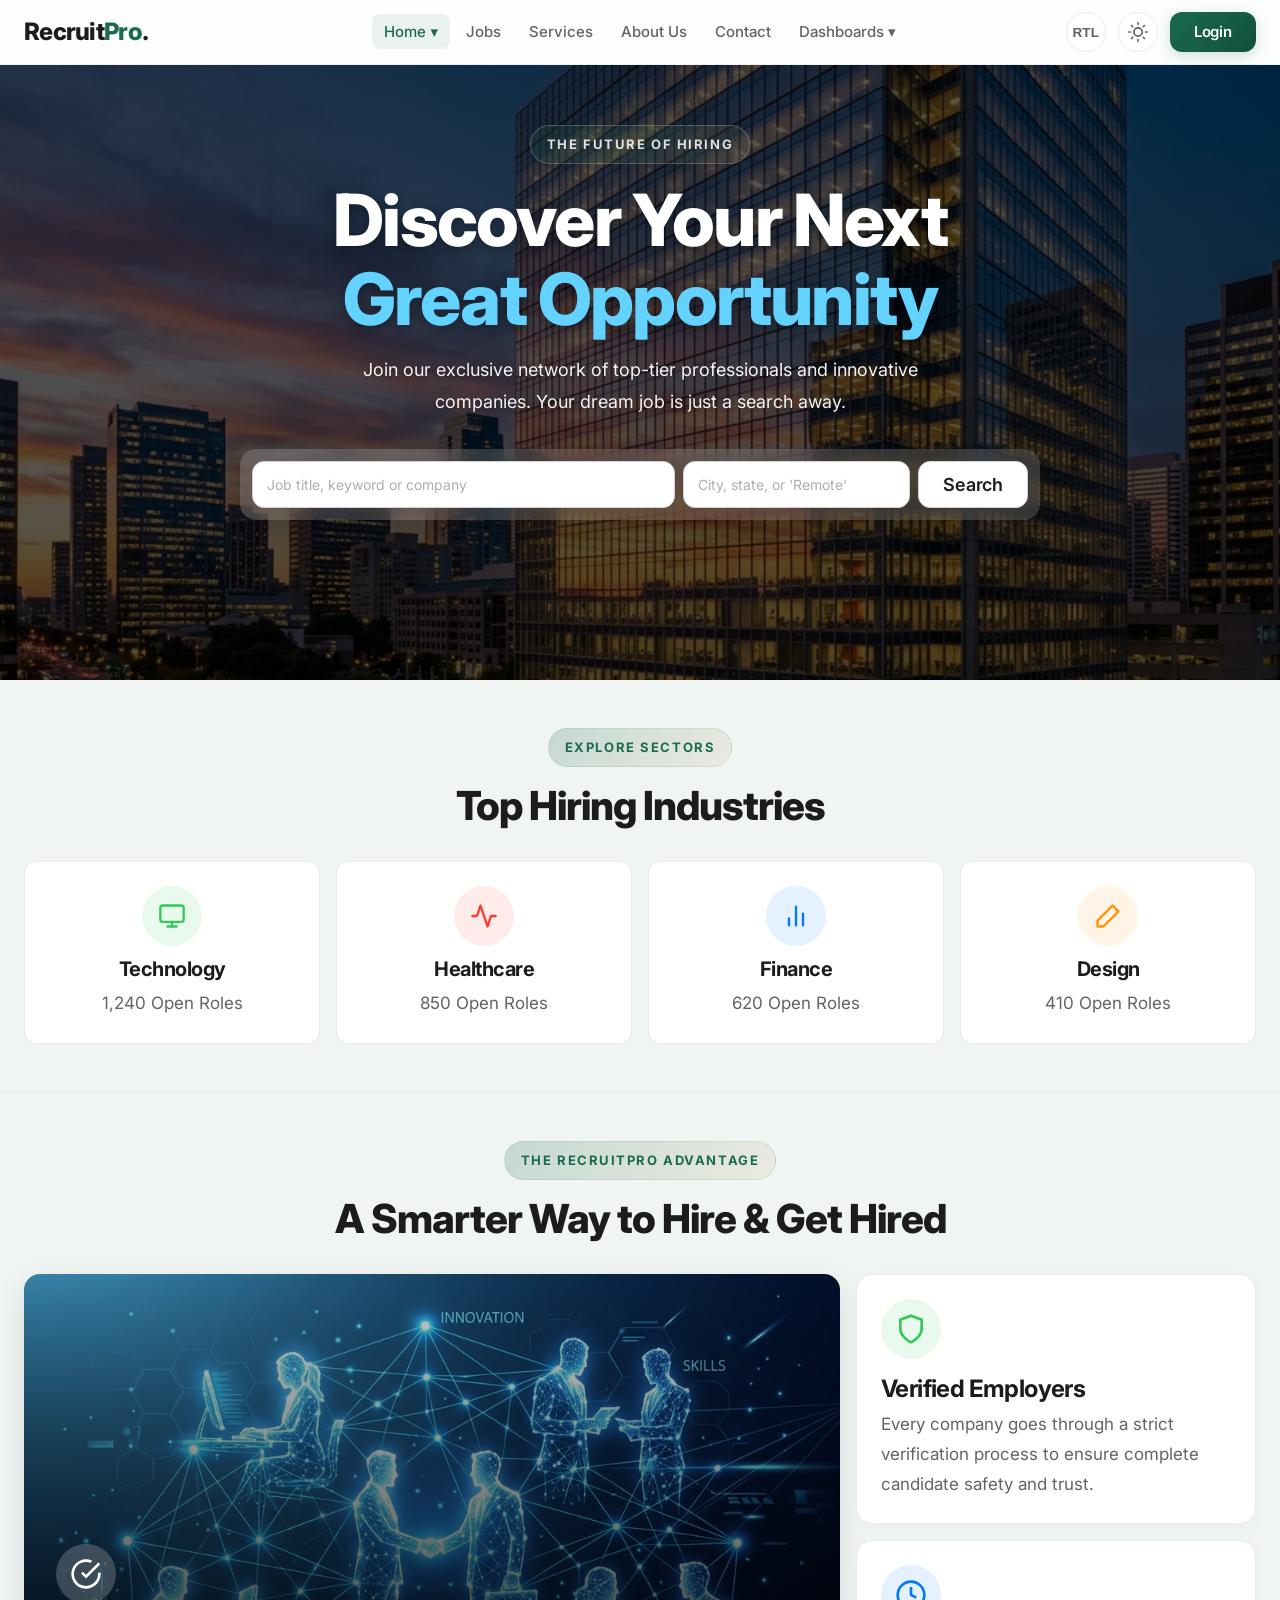
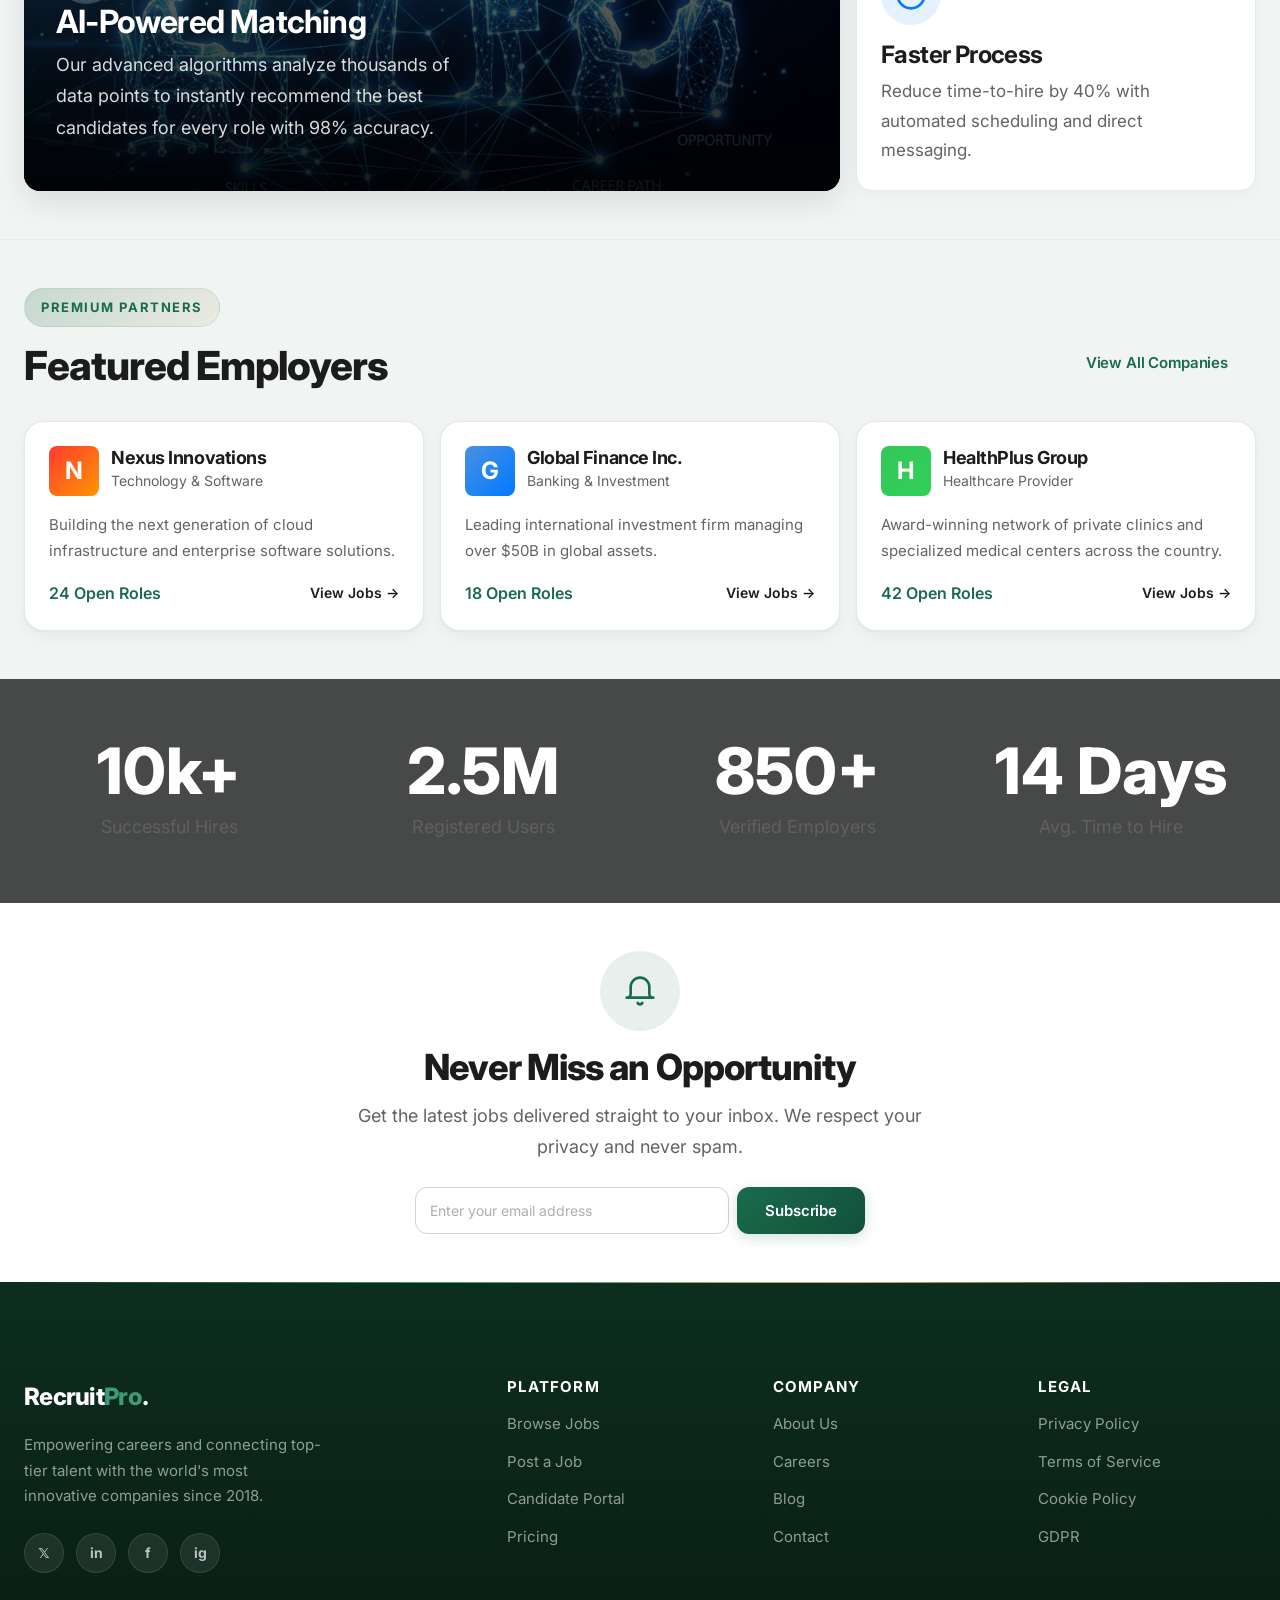
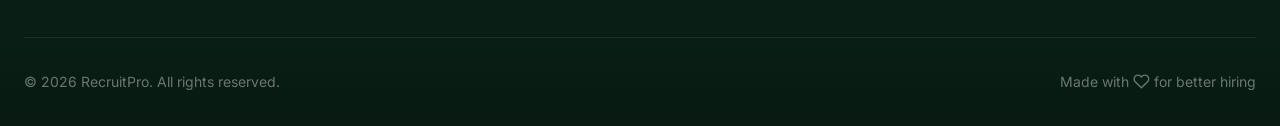
<file: pages/index-2.html>
<!DOCTYPE html>
<html lang="en" dir="ltr" data-theme="light">

<head>
    <meta charset="UTF-8">
    <meta name="viewport" content="width=device-width, initial-scale=1.0">
    <meta name="description"
        content="RecruitPro — Premium recruitment and staffing agency connecting world-class talent with industry-leading companies. Find your dream job or hire top talent today.">
    <title>RecruitPro | Home Alternative</title>

    <link rel="stylesheet" href="../assets/css/style.css">
    <link rel="stylesheet" href="../assets/css/responsive.css">
    <link rel="stylesheet" href="../assets/css/dark-mode.css">
    <link rel="stylesheet" href="../assets/css/rtl.css">
    <script src="../assets/js/main.js" defer></script>

    <!-- JSON-LD Structured Data -->
    <script type="application/ld+json">
    {
      "@context": "https://schema.org",
      "@type": "EmploymentAgency",
      "name": "RecruitPro",
      "url": "#",
      "description": "Premium Recruitment & Staffing Agency"
    }
    </script>

    <script>document.documentElement.dir = localStorage.getItem('dir') || 'ltr';</script>
</head>

<body>

    <!-- ============ NAVIGATION ============ -->
    <header class="navbar">
        <div class="nav-container">
            <a href="index.html" class="nav-brand">Recruit<span>Pro</span>.</a>

            <nav class="nav-menu">
                <div class="nav-item-dropdown">
                    <span class="nav-link active" style="cursor: pointer;">Home ▾</span>
                    <div class="nav-dropdown-content">
                        <a href="index.html">Home 1 (Default)</a>
                        <a href="index-2.html" class="active">Home 2 (New)</a>
                    </div>
                </div>
                <a href="jobs.html" class="nav-link">Jobs</a>
                <a href="services.html" class="nav-link">Services</a>
                <a href="about.html" class="nav-link">About Us</a>
                <a href="contact.html" class="nav-link">Contact</a>
                <div class="nav-item-dropdown">
                    <span class="nav-link" style="cursor: pointer;">Dashboards ▾</span>
                    <div class="nav-dropdown-content">
                        <a href="candidate-dashboard.html">Candidate Portal</a>
                        <a href="employer-dashboard.html">Employer Portal</a>
                    </div>
                </div>
            </nav>

            <div class="nav-actions">
                <button class="rtl-toggle-btn" aria-label="Toggle RTL">RTL</button>
                <button class="theme-toggle-btn" aria-label="Toggle Theme">
                    <svg class="sun-icon" width="20" height="20" viewBox="0 0 24 24" fill="none" stroke="currentColor"
                        stroke-width="2" stroke-linecap="round" stroke-linejoin="round">
                        <circle cx="12" cy="12" r="5"></circle>
                        <line x1="12" y1="1" x2="12" y2="3"></line>
                        <line x1="12" y1="21" x2="12" y2="23"></line>
                        <line x1="4.22" y1="4.22" x2="5.64" y2="5.64"></line>
                        <line x1="18.36" y1="18.36" x2="19.78" y2="19.78"></line>
                        <line x1="1" y1="12" x2="3" y2="12"></line>
                        <line x1="21" y1="12" x2="23" y2="12"></line>
                        <line x1="4.22" y1="19.78" x2="5.64" y2="18.36"></line>
                        <line x1="18.36" y1="5.64" x2="19.78" y2="4.22"></line>
                    </svg>
                    <svg class="moon-icon" width="20" height="20" viewBox="0 0 24 24" fill="none" stroke="currentColor"
                        stroke-width="2" stroke-linecap="round" stroke-linejoin="round">
                        <path d="M21 12.79A9 9 0 1 1 11.21 3 7 7 0 0 0 21 12.79z"></path>
                    </svg>
                </button>
                <a href="login.html" class="btn btn-primary" style="padding: var(--s2) var(--s5);">Login</a>
            </div>

            <button class="hamburger" aria-label="Toggle Navigation">
                <span></span>
                <span></span>
                <span></span>
            </button>
        </div>
    </header>

    <main>
        <!-- ============ SECTION 1: CENTERED SEARCH HERO ============ -->
        <section class="hero-centered"
            style="padding: 60px 0 160px; background: url('../assets/images/office-building.png') center/cover no-repeat; color: white; text-align: center; position: relative; overflow: hidden;">
            <div
                style="position: absolute; top: 0; left: 0; width: 100%; height: 100%; background: rgba(0,0,0,0.65); z-index: 1;">
            </div>
            <div class="container" style="position: relative; z-index: 2;">
                <span class="section-subtitle animate-on-scroll"
                    style="color: rgba(255,255,255,0.85); border-color: rgba(255,255,255,0.2);">The Future of
                    Hiring</span>
                <h1 class="animate-on-scroll animate-delay-1"
                    style="font-size: clamp(2.5rem, 6vw, 4.5rem); margin-bottom: var(--s4); line-height: 1.1; font-weight: 800; text-shadow: 0 4px 12px rgba(0,0,0,0.3); color: white;">
                    Discover Your Next <br /> <span style="color: #64D2FF;">Great Opportunity</span>
                </h1>
                <p class="animate-on-scroll animate-delay-2"
                    style="max-width: 600px; margin: 0 auto var(--s6); font-size: 1.125rem; color: rgba(255,255,255,0.95); text-shadow: 0 2px 4px rgba(0,0,0,0.3);">
                    Join our exclusive network of top-tier professionals and innovative companies. Your dream job is
                    just a search away.
                </p>

                <form action="jobs.html" class="hero-search-box animate-on-scroll animate-delay-3"
                    style="max-width: 800px; margin: 0 auto; display: flex; gap: var(--s2); background: rgba(255,255,255,0.15); padding: var(--s3); border-radius: var(--r-lg); backdrop-filter: blur(12px); flex-wrap: wrap; box-shadow: 0 8px 32px rgba(0,0,0,0.2);">
                    <input type="text" class="form-control hero-input" placeholder="Job title, keyword or company"
                        style="flex: 2; min-width: 200px; background: var(--surface); color: var(--text);">
                    <input type="text" class="form-control hero-input" placeholder="City, state, or 'Remote'"
                        style="flex: 1; min-width: 150px; background: var(--surface); color: var(--text);">
                    <button type="submit" class="btn btn-secondary hero-search-btn"
                        style="flex-shrink: 0; padding: var(--s3) var(--s5); font-size: 1.125rem;">Search</button>
                </form>
            </div>
        </section>

        <!-- ============ SECTION 2: TOP INDUSTRIES ============ -->
        <section class="section" style="background: var(--bg);">
            <div class="container">
                <div style="text-align: center; margin-bottom: var(--s6);">
                    <span class="section-subtitle animate-on-scroll">Explore Sectors</span>
                    <h2 class="animate-on-scroll animate-delay-1" style="font-size: clamp(2rem, 4vw, 2.5rem);">Top
                        Hiring Industries</h2>
                </div>

                <div class="grid" style="grid-template-columns: repeat(auto-fit, minmax(250px, 1fr)); gap: var(--s4);">
                    <a href="jobs.html" class="industry-card animate-on-scroll"
                        style="background: var(--surface); border: 1px solid var(--border-light); padding: var(--s5); border-radius: var(--r-md); text-align: center; text-decoration: none; color: inherit; transition: all 0.3s ease; display: block;">
                        <div
                            style="width: 60px; height: 60px; margin: 0 auto var(--s3); background: rgba(52, 199, 89, 0.1); color: #34C759; border-radius: 50%; display: flex; justify-content: center; align-items: center;">
                            <svg width="28" height="28" viewBox="0 0 24 24" fill="none" stroke="currentColor"
                                stroke-width="2" stroke-linecap="round" stroke-linejoin="round">
                                <rect x="2" y="3" width="20" height="14" rx="2" ry="2"></rect>
                                <line x1="8" y1="21" x2="16" y2="21"></line>
                                <line x1="12" y1="17" x2="12" y2="21"></line>
                            </svg>
                        </div>
                        <h3 style="font-size: 1.25rem; margin-bottom: var(--s2);">Technology</h3>
                        <p style="color: var(--text-secondary); margin: 0;">1,240 Open Roles</p>
                    </a>

                    <a href="jobs.html" class="industry-card animate-on-scroll animate-delay-1"
                        style="background: var(--surface); border: 1px solid var(--border-light); padding: var(--s5); border-radius: var(--r-md); text-align: center; text-decoration: none; color: inherit; transition: all 0.3s ease; display: block;">
                        <div
                            style="width: 60px; height: 60px; margin: 0 auto var(--s3); background: rgba(255, 59, 48, 0.1); color: #FF3B30; border-radius: 50%; display: flex; justify-content: center; align-items: center;">
                            <svg width="28" height="28" viewBox="0 0 24 24" fill="none" stroke="currentColor"
                                stroke-width="2" stroke-linecap="round" stroke-linejoin="round">
                                <path d="M22 12h-4l-3 9L9 3l-3 9H2"></path>
                            </svg>
                        </div>
                        <h3 style="font-size: 1.25rem; margin-bottom: var(--s2);">Healthcare</h3>
                        <p style="color: var(--text-secondary); margin: 0;">850 Open Roles</p>
                    </a>

                    <a href="jobs.html" class="industry-card animate-on-scroll animate-delay-2"
                        style="background: var(--surface); border: 1px solid var(--border-light); padding: var(--s5); border-radius: var(--r-md); text-align: center; text-decoration: none; color: inherit; transition: all 0.3s ease; display: block;">
                        <div
                            style="width: 60px; height: 60px; margin: 0 auto var(--s3); background: rgba(0, 122, 255, 0.1); color: #007AFF; border-radius: 50%; display: flex; justify-content: center; align-items: center;">
                            <svg width="28" height="28" viewBox="0 0 24 24" fill="none" stroke="currentColor"
                                stroke-width="2" stroke-linecap="round" stroke-linejoin="round">
                                <line x1="18" y1="20" x2="18" y2="10"></line>
                                <line x1="12" y1="20" x2="12" y2="4"></line>
                                <line x1="6" y1="20" x2="6" y2="14"></line>
                            </svg>
                        </div>
                        <h3 style="font-size: 1.25rem; margin-bottom: var(--s2);">Finance</h3>
                        <p style="color: var(--text-secondary); margin: 0;">620 Open Roles</p>
                    </a>

                    <a href="jobs.html" class="industry-card animate-on-scroll animate-delay-3"
                        style="background: var(--surface); border: 1px solid var(--border-light); padding: var(--s5); border-radius: var(--r-md); text-align: center; text-decoration: none; color: inherit; transition: all 0.3s ease; display: block;">
                        <div
                            style="width: 60px; height: 60px; margin: 0 auto var(--s3); background: rgba(255, 149, 0, 0.1); color: #FF9500; border-radius: 50%; display: flex; justify-content: center; align-items: center;">
                            <svg width="28" height="28" viewBox="0 0 24 24" fill="none" stroke="currentColor"
                                stroke-width="2" stroke-linecap="round" stroke-linejoin="round">
                                <polygon points="16 3 21 8 8 21 3 21 3 16 16 3"></polygon>
                            </svg>
                        </div>
                        <h3 style="font-size: 1.25rem; margin-bottom: var(--s2);">Design</h3>
                        <p style="color: var(--text-secondary); margin: 0;">410 Open Roles</p>
                    </a>
                </div>
            </div>

            <style>
                .industry-card:hover {
                    transform: translateY(-5px);
                    box-shadow: 0 10px 20px rgba(0, 0, 0, 0.05);
                    border-color: var(--primary);
                }

                [data-theme="dark"] .industry-card:hover {
                    box-shadow: 0 10px 20px rgba(0, 0, 0, 0.2);
                }
            </style>
        </section>

        <!-- ============ SECTION 3: WHY CHOOSE US (BENTO BOX) ============ -->
        <section class="section"
            style="background: var(--bg); border-top: 1px solid var(--border-light); border-bottom: 1px solid var(--border-light);">
            <div class="container">
                <div style="text-align: center; margin-bottom: var(--s6);">
                    <span class="section-subtitle animate-on-scroll">The RecruitPro Advantage</span>
                    <h2 class="animate-on-scroll animate-delay-1" style="font-size: clamp(2rem, 4vw, 2.5rem);">A Smarter
                        Way to Hire & Get Hired</h2>
                </div>

                <div class="bento-grid">
                    <!-- Box 1: Large (AI Matching) -->
                    <div class="bento-card bento-large animate-on-scroll">
                        <div class="bento-overlay"></div>
                        <div class="bento-content">
                            <div class="bento-icon" style="background: rgba(255,255,255,0.2); color: white;">
                                <svg width="32" height="32" viewBox="0 0 24 24" fill="none" stroke="currentColor"
                                    stroke-width="2">
                                    <path d="M22 11.08V12a10 10 0 1 1-5.93-9.14"></path>
                                    <polyline points="22 4 12 14.01 9 11.01"></polyline>
                                </svg>
                            </div>
                            <h3 style="font-size: 2rem; margin-bottom: var(--s2); color: white;">AI-Powered Matching
                            </h3>
                            <p style="font-size: 1.125rem; color: rgba(255,255,255,0.85); max-width: 400px;">Our
                                advanced algorithms analyze thousands of data points to instantly recommend the best
                                candidates for every role with 98% accuracy.</p>
                        </div>
                    </div>

                    <!-- Box 2: Square (Verified Employers) -->
                    <div class="bento-card bento-square animate-on-scroll animate-delay-1">
                        <div class="bento-icon"
                            style="background: rgba(52, 199, 89, 0.1); color: #34C759; margin-bottom: var(--s4);">
                            <svg width="32" height="32" viewBox="0 0 24 24" fill="none" stroke="currentColor"
                                stroke-width="2">
                                <path d="M12 22s8-4 8-10V5l-8-3-8 3v7c0 6 8 10 8 10z"></path>
                            </svg>
                        </div>
                        <h3 style="font-size: 1.5rem; margin-bottom: var(--s2);">Verified Employers</h3>
                        <p style="color: var(--text-secondary); margin: 0;">Every company goes through a strict
                            verification process to ensure complete candidate safety and trust.</p>
                    </div>

                    <!-- Box 3: Rectangle (Faster Hiring) -->
                    <div class="bento-card bento-rect animate-on-scroll animate-delay-2">
                        <div class="bento-icon"
                            style="background: rgba(0, 122, 255, 0.1); color: #007AFF; margin-bottom: var(--s4);">
                            <svg width="32" height="32" viewBox="0 0 24 24" fill="none" stroke="currentColor"
                                stroke-width="2">
                                <circle cx="12" cy="12" r="10"></circle>
                                <polyline points="12 6 12 12 16 14"></polyline>
                            </svg>
                        </div>
                        <h3 style="font-size: 1.5rem; margin-bottom: var(--s2);">Faster Process</h3>
                        <p style="color: var(--text-secondary); margin: 0;">Reduce time-to-hire by 40% with automated
                            scheduling and direct messaging.</p>
                    </div>
                </div>
            </div>

            <style>
                .bento-grid {
                    display: grid;
                    grid-template-columns: repeat(3, 1fr);
                    grid-template-rows: 1fr 1fr;
                    gap: var(--s4);
                }

                .bento-card {
                    position: relative;
                    border-radius: var(--r-lg);
                    overflow: hidden;
                    padding: var(--s5);
                    transition: transform 0.3s ease, box-shadow 0.3s ease;
                }

                .bento-card:hover {
                    transform: translateY(-5px);
                }

                .bento-icon {
                    width: 60px;
                    height: 60px;
                    border-radius: 50%;
                    display: flex;
                    justify-content: center;
                    align-items: center;
                }

                .bento-large {
                    grid-column: span 2;
                    grid-row: span 2;
                    background: url('../assets/images/network-abstract.png') center/cover no-repeat;
                    display: flex;
                    flex-direction: column;
                    justify-content: flex-end;
                    padding: var(--s6);
                    min-height: 400px;
                    box-shadow: 0 10px 30px rgba(0, 0, 0, 0.1);
                }

                .bento-overlay {
                    position: absolute;
                    top: 0;
                    left: 0;
                    right: 0;
                    bottom: 0;
                    background: linear-gradient(to top, rgba(0, 0, 0, 0.9) 0%, rgba(0, 0, 0, 0.2) 100%);
                    z-index: 1;
                }

                .bento-content {
                    position: relative;
                    z-index: 2;
                }

                .bento-square {
                    grid-column: span 1;
                    grid-row: span 1;
                    background: var(--surface);
                    border: 1px solid var(--border-light);
                    box-shadow: 0 4px 15px rgba(0, 0, 0, 0.03);
                }

                .bento-rect {
                    grid-column: span 1;
                    grid-row: span 1;
                    background: var(--surface);
                    border: 1px solid var(--border-light);
                    box-shadow: 0 4px 15px rgba(0, 0, 0, 0.03);
                }

                [data-theme="dark"] .bento-square,
                [data-theme="dark"] .bento-rect {
                    box-shadow: 0 4px 15px rgba(0, 0, 0, 0.2);
                }

                @media (max-width: 900px) {
                    .bento-grid {
                        grid-template-columns: 1fr;
                        grid-template-rows: auto;
                    }

                    .bento-large {
                        grid-column: span 1;
                        grid-row: span 1;
                    }

                    .bento-square,
                    .bento-rect {
                        grid-column: span 1;
                        grid-row: span 1;
                    }
                }
            </style>
        </section>

        <!-- ============ SECTION 4: FEATURED EMPLOYERS ============ -->
        <section class="section" style="background: var(--bg);">
            <div class="container">
                <div class="section-header-flex">
                    <div>
                        <span class="section-subtitle animate-on-scroll">Premium Partners</span>
                        <h2 class="animate-on-scroll animate-delay-1"
                            style="font-size: clamp(2rem, 4vw, 2.5rem); margin: 0;">Featured Employers</h2>
                    </div>
                    <a href="jobs.html" class="btn btn-outline animate-on-scroll animate-delay-2">View All Companies</a>
                </div>

                <div class="grid" style="grid-template-columns: repeat(auto-fill, minmax(min(100%, 300px), 1fr)); gap: var(--s4);">
                    <div class="job-card animate-on-scroll">
                        <div style="display: flex; align-items: center; gap: var(--s3); margin-bottom: var(--s4);">
                            <div
                                style="width: 50px; height: 50px; background: linear-gradient(135deg, #FF3B30, #FF9500); border-radius: var(--r-sm); display: flex; justify-content: center; align-items: center; color: white; font-weight: bold; font-size: 1.5rem;">
                                N</div>
                            <div>
                                <h3 style="margin: 0; font-size: 1.125rem;">Nexus Innovations</h3>
                                <p style="color: var(--text-secondary); margin: 0; font-size: 0.875rem;">Technology &
                                    Software</p>
                            </div>
                        </div>
                        <p style="font-size: 0.9375rem; margin-bottom: var(--s4); color: var(--text-secondary);">
                            Building the next generation of cloud infrastructure and enterprise software solutions.</p>
                        <div style="display: flex; justify-content: space-between; align-items: center;">
                            <span style="font-weight: 600; color: var(--primary);">24 Open Roles</span>
                            <a href="jobs.html"
                                style="color: var(--text); text-decoration: none; font-weight: 600; font-size: 0.875rem;">View
                                Jobs &rarr;</a>
                        </div>
                    </div>

                    <div class="job-card animate-on-scroll animate-delay-1">
                        <div style="display: flex; align-items: center; gap: var(--s3); margin-bottom: var(--s4);">
                            <div
                                style="width: 50px; height: 50px; background: linear-gradient(135deg, #4A90E2, #007AFF); border-radius: var(--r-sm); display: flex; justify-content: center; align-items: center; color: white; font-weight: bold; font-size: 1.5rem;">
                                G</div>
                            <div>
                                <h3 style="margin: 0; font-size: 1.125rem;">Global Finance Inc.</h3>
                                <p style="color: var(--text-secondary); margin: 0; font-size: 0.875rem;">Banking &
                                    Investment</p>
                            </div>
                        </div>
                        <p style="font-size: 0.9375rem; margin-bottom: var(--s4); color: var(--text-secondary);">Leading
                            international investment firm managing over $50B in global assets.</p>
                        <div style="display: flex; justify-content: space-between; align-items: center;">
                            <span style="font-weight: 600; color: var(--primary);">18 Open Roles</span>
                            <a href="jobs.html"
                                style="color: var(--text); text-decoration: none; font-weight: 600; font-size: 0.875rem;">View
                                Jobs &rarr;</a>
                        </div>
                    </div>

                    <div class="job-card animate-on-scroll animate-delay-2">
                        <div style="display: flex; align-items: center; gap: var(--s3); margin-bottom: var(--s4);">
                            <div
                                style="width: 50px; height: 50px; background: linear-gradient(135deg, #34C759, #30D158); border-radius: var(--r-sm); display: flex; justify-content: center; align-items: center; color: white; font-weight: bold; font-size: 1.5rem;">
                                H</div>
                            <div>
                                <h3 style="margin: 0; font-size: 1.125rem;">HealthPlus Group</h3>
                                <p style="color: var(--text-secondary); margin: 0; font-size: 0.875rem;">Healthcare
                                    Provider</p>
                            </div>
                        </div>
                        <p style="font-size: 0.9375rem; margin-bottom: var(--s4); color: var(--text-secondary);">
                            Award-winning network of private clinics and specialized medical centers across the country.
                        </p>
                        <div style="display: flex; justify-content: space-between; align-items: center;">
                            <span style="font-weight: 600; color: var(--primary);">42 Open Roles</span>
                            <a href="jobs.html"
                                style="color: var(--text); text-decoration: none; font-weight: 600; font-size: 0.875rem;">View
                                Jobs &rarr;</a>
                        </div>
                    </div>
                </div>
            </div>
        </section>

        <!-- ============ SECTION 5: SUCCESS METRICS ============ -->
        <section class="section"
            style="background: url('../assets/images/meeting-room.png') center/cover no-repeat; background-attachment: fixed; color: white; padding: 60px 0; position: relative;">
            <div
                style="position: absolute; top: 0; left: 0; width: 100%; height: 100%; background: rgba(0, 0, 0, 0.7); z-index: 1;">
            </div>
            <div class="container" style="position: relative; z-index: 2;">
                <div class="grid"
                    style="grid-template-columns: repeat(auto-fit, minmax(200px, 1fr)); text-align: center; gap: var(--s5);">
                    <div class="animate-on-scroll">
                        <div
                            style="font-size: clamp(3rem, 5vw, 4rem); font-weight: 800; margin-bottom: var(--s2); line-height: 1;">
                            10k+</div>
                        <p style="font-size: 1.125rem; opacity: 0.9; margin: 0;">Successful Hires</p>
                    </div>
                    <div class="animate-on-scroll animate-delay-1">
                        <div
                            style="font-size: clamp(3rem, 5vw, 4rem); font-weight: 800; margin-bottom: var(--s2); line-height: 1;">
                            2.5M</div>
                        <p style="font-size: 1.125rem; opacity: 0.9; margin: 0;">Registered Users</p>
                    </div>
                    <div class="animate-on-scroll animate-delay-2">
                        <div
                            style="font-size: clamp(3rem, 5vw, 4rem); font-weight: 800; margin-bottom: var(--s2); line-height: 1;">
                            850+</div>
                        <p style="font-size: 1.125rem; opacity: 0.9; margin: 0;">Verified Employers</p>
                    </div>
                    <div class="animate-on-scroll animate-delay-3">
                        <div
                            style="font-size: clamp(3rem, 5vw, 4rem); font-weight: 800; margin-bottom: var(--s2); line-height: 1;">
                            14 Days</div>
                        <p style="font-size: 1.125rem; opacity: 0.9; margin: 0;">Avg. Time to Hire</p>
                    </div>
                </div>
            </div>
        </section>

        <!-- ============ SECTION 6: JOB ALERTS CTA ============ -->
        <section class="section" style="background: var(--surface);">
            <div class="container">
                <div style="max-width: 600px; margin: 0 auto; text-align: center;" class="animate-on-scroll">
                    <div
                        style="width: 80px; height: 80px; background: rgba(26, 107, 78, 0.1); color: var(--primary); border-radius: 50%; display: flex; justify-content: center; align-items: center; margin: 0 auto var(--s4); font-size: 2rem;">
                        <svg width="32" height="32" viewBox="0 0 24 24" fill="none" stroke="currentColor"
                            stroke-width="2" stroke-linecap="round" stroke-linejoin="round">
                            <path d="M22 17H2a3 3 0 0 0 3-3V9a7 7 0 0 1 14 0v5a3 3 0 0 0 3 3zm-8.27 4a2 2 0 0 1-3.46 0">
                            </path>
                        </svg>
                    </div>
                    <h2 style="font-size: clamp(1.75rem, 4vw, 2.25rem); margin-bottom: var(--s3);">Never Miss an
                        Opportunity</h2>
                    <p style="font-size: 1.125rem; color: var(--text-secondary); margin-bottom: var(--s5);">Get the
                        latest jobs delivered straight to your inbox. We respect your privacy and never spam.</p>

                    <form style="display: flex; gap: var(--s2); max-width: 450px; margin: 0 auto; flex-wrap: wrap;">
                        <input type="email" class="form-control" placeholder="Enter your email address" required
                            style="flex: 2; min-width: 200px;">
                        <button type="submit" class="btn btn-primary" style="flex-shrink: 0;">Subscribe</button>
                    </form>
                </div>
            </div>
        </section>
    </main>

    <!-- ============ FOOTER ============ -->
    <footer class="footer">
        <div class="container">
            <div class="footer-grid">
                <div>
                    <div class="footer-brand">Recruit<span>Pro</span>.</div>
                    <p style="max-width: 300px; margin-bottom: var(--s5);">Empowering careers and connecting top-tier
                        talent with the world's most innovative companies since 2018.</p>
                    <div class="footer-social">
                        <a href="#" aria-label="Twitter">𝕏</a>
                        <a href="#" aria-label="LinkedIn">in</a>
                        <a href="#" aria-label="Facebook">f</a>
                        <a href="#" aria-label="Instagram">ig</a>
                    </div>
                </div>
                <div>
                    <h4>Platform</h4>
                    <ul class="footer-links">
                        <li><a href="jobs.html">Browse Jobs</a></li>
                        <li><a href="employer-dashboard.html">Post a Job</a></li>
                        <li><a href="candidate-dashboard.html">Candidate Portal</a></li>
                        <li><a href="coming-soon.html">Pricing</a></li>
                    </ul>
                </div>
                <div>
                    <h4>Company</h4>
                    <ul class="footer-links">
                        <li><a href="about.html">About Us</a></li>
                        <li><a href="coming-soon.html">Careers</a></li>
                        <li><a href="coming-soon.html">Blog</a></li>
                        <li><a href="contact.html">Contact</a></li>
                    </ul>
                </div>
                <div>
                    <h4>Legal</h4>
                    <ul class="footer-links">
                        <li><a href="coming-soon.html">Privacy Policy</a></li>
                        <li><a href="coming-soon.html">Terms of Service</a></li>
                        <li><a href="coming-soon.html">Cookie Policy</a></li>
                        <li><a href="coming-soon.html">GDPR</a></li>
                    </ul>
                </div>
            </div>
            <div class="footer-bottom">
                <p>&copy; 2026 RecruitPro. All rights reserved.</p>
                <p>Made with <svg xmlns="http://www.w3.org/2000/svg" width="1.2em" height="1.2em" viewBox="0 0 24 24"
                        fill="none" stroke="currentColor" stroke-width="2" stroke-linecap="round"
                        stroke-linejoin="round" style="vertical-align: text-bottom; display: inline-block;">
                        <path
                            d="M20.84 4.61a5.5 5.5 0 0 0-7.78 0L12 5.67l-1.06-1.06a5.5 5.5 0 0 0-7.78 7.78l1.06 1.06L12 21.23l7.78-7.78 1.06-1.06a5.5 5.5 0 0 0 0-7.78z">
                        </path>
                    </svg>️ for better hiring</p>
            </div>
        </div>
    </footer>

</body>

</html>
</file>
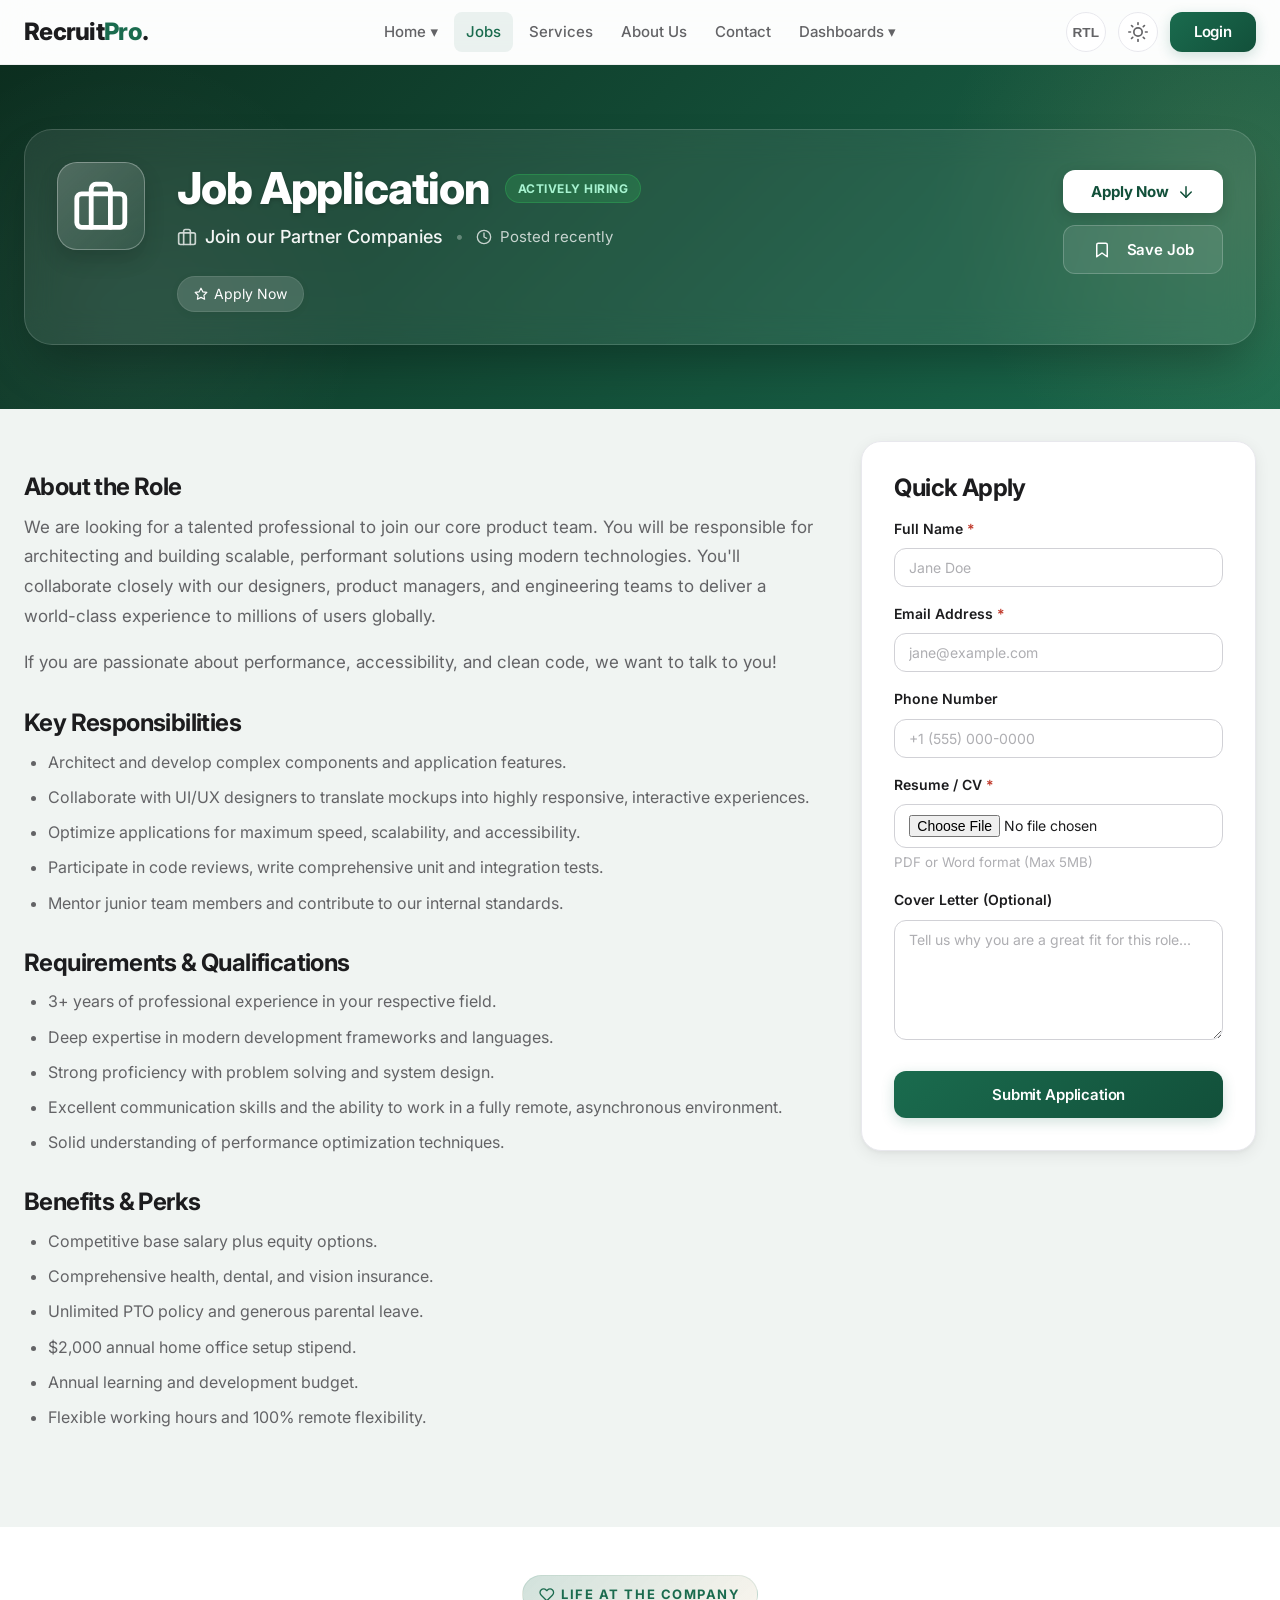
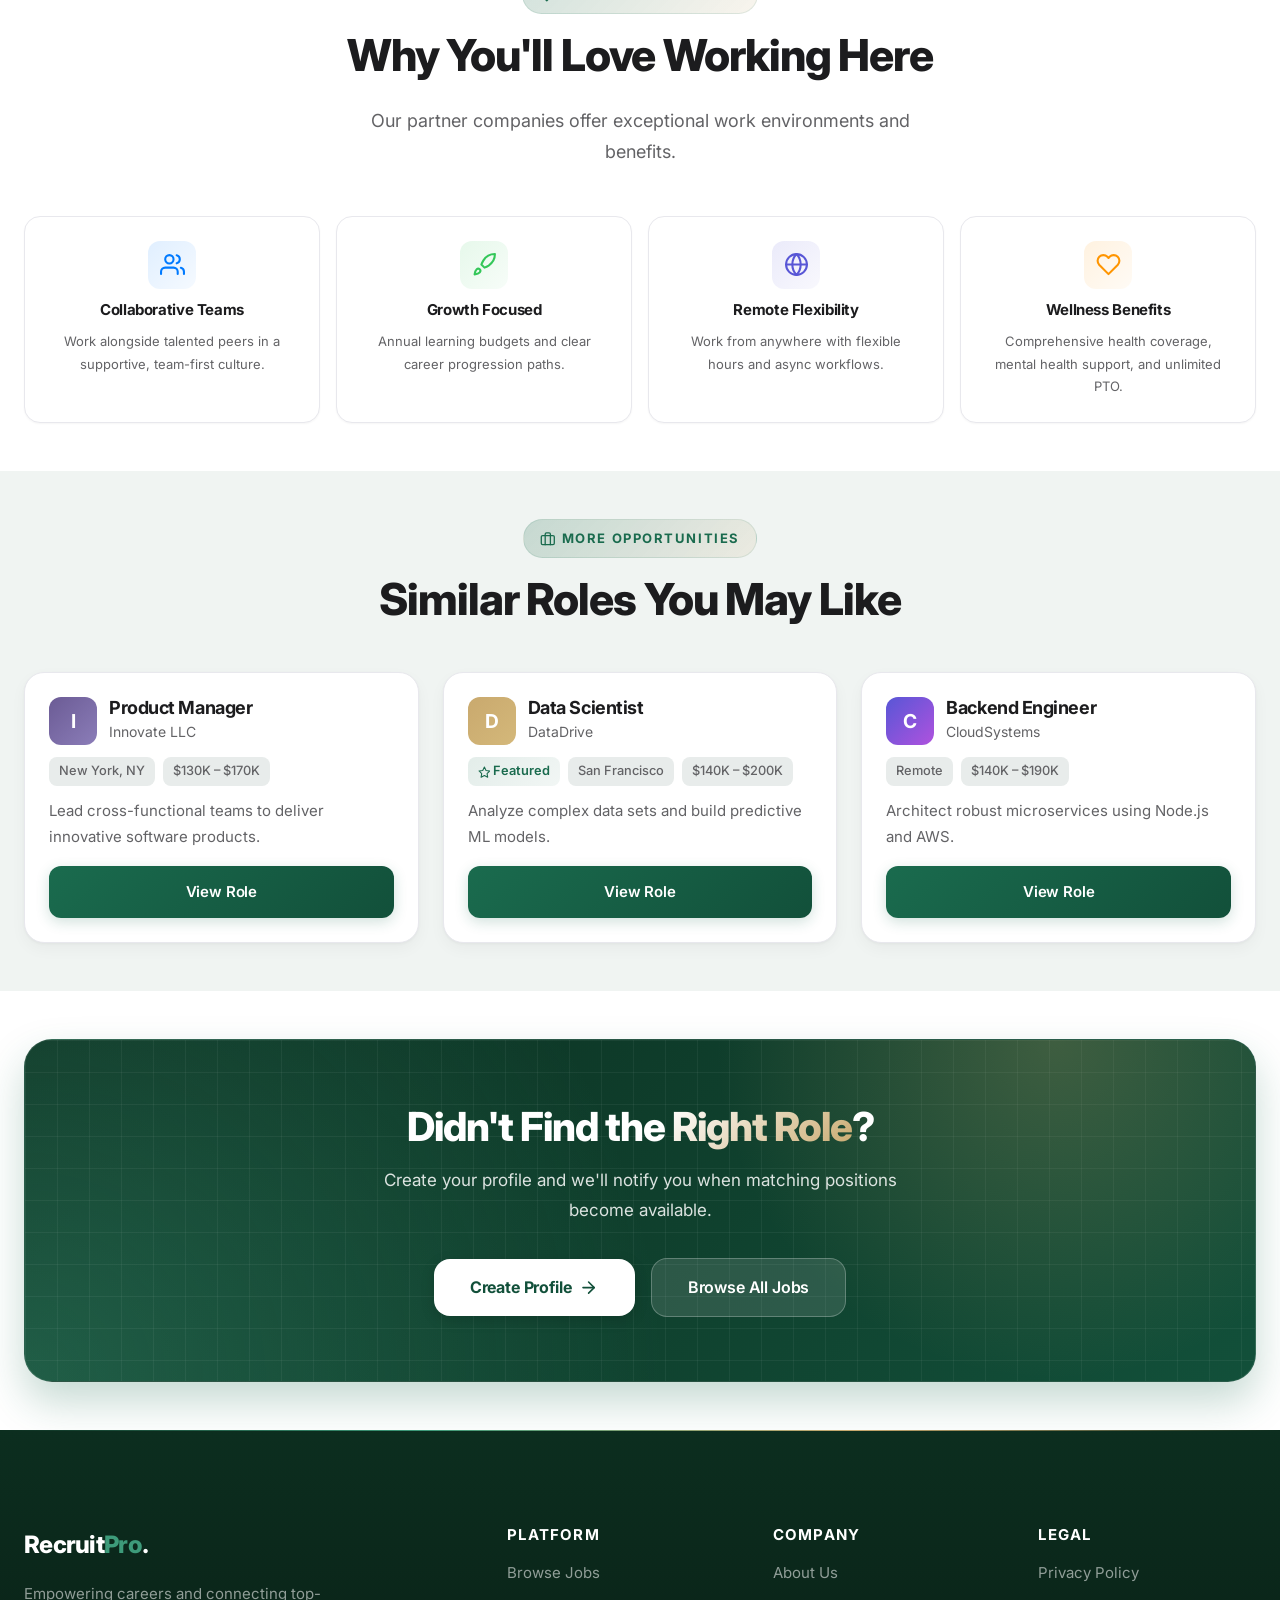
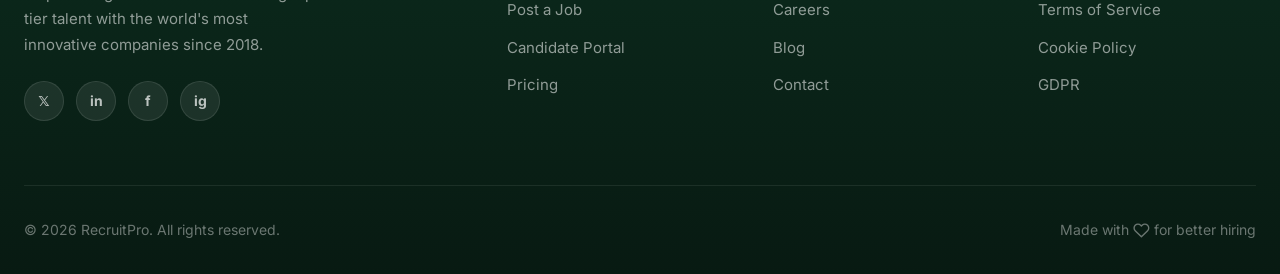
<file: pages/job-details.html>
<!DOCTYPE html>
<html lang="en" dir="ltr" data-theme="light">
<head>
    <meta charset="UTF-8">
    <meta name="viewport" content="width=device-width, initial-scale=1.0">
    <meta name="description" content="Apply for the Senior Frontend Engineer position at TechCorp Inc. on RecruitPro.">
    <title>Senior Frontend Engineer | RecruitPro</title>

    <link rel="stylesheet" href="../assets/css/style.css">
    <link rel="stylesheet" href="../assets/css/responsive.css">
    <link rel="stylesheet" href="../assets/css/dark-mode.css">
    <link rel="stylesheet" href="../assets/css/rtl.css">
    <script src="../assets/js/main.js" defer></script>

    <style>
        .job-detail-layout {
            display: grid;
            grid-template-columns: 2fr 1fr;
            gap: var(--s7);
            margin-top: var(--s6);
            margin-bottom: var(--s6);
        }
        .job-detail-content h3 {
            margin-top: var(--s6);
            margin-bottom: var(--s3);
            font-size: 1.5rem;
        }
        .job-detail-content p, .job-detail-content ul {
            margin-bottom: var(--s4);
            color: var(--text-secondary);
        }
        .job-detail-content ul {
            padding-left: var(--s5);
            list-style: disc;
        }
        .job-detail-content li {
            margin-bottom: var(--s2);
            line-height: 1.7;
        }
        .apply-sidebar {
            background: var(--surface);
            padding: var(--s6);
            border-radius: var(--r-xl);
            border: 1px solid var(--border-light);
            height: fit-content;
            position: sticky;
            top: 100px;
            box-shadow: var(--shadow-md);
        }
        .success-modal { text-align: center; padding: var(--s5) 0; }
        .success-icon {
            width: 80px; height: 80px;
            background: linear-gradient(135deg, #1A6B4E, #3D9B7A);
            color: white; border-radius: 50%;
            display: inline-flex; align-items: center; justify-content: center;
            font-size: 2.5rem; margin-bottom: var(--s4);
        }
        .similar-jobs-grid { display: grid; grid-template-columns: repeat(auto-fit, minmax(280px, 1fr)); gap: var(--s5); }
        .company-culture-grid { display: grid; grid-template-columns: repeat(auto-fit, minmax(220px, 1fr)); gap: var(--s4); }
        .culture-item {
            background: var(--surface); border-radius: var(--r-lg); padding: var(--s5);
            border: 1px solid var(--border-light); text-align: center;
            transition: all var(--t-normal) var(--ease); box-shadow: var(--shadow-xs);
        }
        .culture-item:hover { transform: translateY(-4px); box-shadow: var(--shadow-md); }
        .culture-icon {
            width: 48px; height: 48px; border-radius: var(--r-md);
            display: flex; align-items: center; justify-content: center;
            margin: 0 auto var(--s3); font-size: 1.25rem;
        }
        @media (max-width: 992px) {
            .job-detail-layout { grid-template-columns: 1fr; }
            .apply-sidebar { position: static; }
        }
    </style>

    <script>document.documentElement.dir = localStorage.getItem('dir') || 'ltr';</script>
</head>
<body>

    <!-- ============ NAVIGATION ============ -->
    <header class="navbar">
        <div class="nav-container">
            <a href="index.html" class="nav-brand">Recruit<span>Pro</span>.</a>
            <nav class="nav-menu">
                <div class="nav-item-dropdown">
                    <span class="nav-link" style="cursor: pointer;">Home ▾</span>
                    <div class="nav-dropdown-content">
                        <a href="index.html">Home 1 (Default)</a>
                        <a href="index-2.html">Home 2 (New)</a>
                    </div>
                </div>
                <a href="jobs.html" class="nav-link active">Jobs</a>
                <a href="services.html" class="nav-link">Services</a>
                <a href="about.html" class="nav-link">About Us</a>
                <a href="contact.html" class="nav-link">Contact</a>
                <div class="nav-item-dropdown">
                    <span class="nav-link" style="cursor: pointer;">Dashboards ▾</span>
                    <div class="nav-dropdown-content">
                        <a href="candidate-dashboard.html">Candidate Portal</a>
                        <a href="employer-dashboard.html">Employer Portal</a>
                    </div>
                </div>
            </nav>
            <div class="nav-actions">
                <button class="rtl-toggle-btn" aria-label="Toggle RTL">RTL</button>
                <button class="theme-toggle-btn" aria-label="Toggle Theme">
                    <svg class="sun-icon" width="20" height="20" viewBox="0 0 24 24" fill="none" stroke="currentColor" stroke-width="2" stroke-linecap="round" stroke-linejoin="round"><circle cx="12" cy="12" r="5"></circle><line x1="12" y1="1" x2="12" y2="3"></line><line x1="12" y1="21" x2="12" y2="23"></line><line x1="4.22" y1="4.22" x2="5.64" y2="5.64"></line><line x1="18.36" y1="18.36" x2="19.78" y2="19.78"></line><line x1="1" y1="12" x2="3" y2="12"></line><line x1="21" y1="12" x2="23" y2="12"></line><line x1="4.22" y1="19.78" x2="5.64" y2="18.36"></line><line x1="18.36" y1="5.64" x2="19.78" y2="4.22"></line></svg>
                    <svg class="moon-icon" width="20" height="20" viewBox="0 0 24 24" fill="none" stroke="currentColor" stroke-width="2" stroke-linecap="round" stroke-linejoin="round"><path d="M21 12.79A9 9 0 1 1 11.21 3 7 7 0 0 0 21 12.79z"></path></svg>
                </button>
                <a href="login.html" class="btn btn-primary" style="padding: var(--s2) var(--s5);">Login</a>
            </div>
            <button class="hamburger" aria-label="Toggle Navigation">
                <span></span>
                <span></span>
                <span></span>
            </button>
        </div>
    </header>

    <main>
        <!-- ============ SECTION 1: PAGE HEADER ============ -->
        <section class="page-header" style="min-height: auto; padding: var(--s8) 0; text-align: left;">
            <div class="container" style="position: relative; z-index: 1;">
                <div style="display: flex; flex-direction: column; gap: var(--s5); background: rgba(255, 255, 255, 0.08); backdrop-filter: blur(16px); -webkit-backdrop-filter: blur(16px); border: 1px solid rgba(255, 255, 255, 0.15); border-radius: var(--r-2xl); padding: var(--s6); box-shadow: 0 25px 50px -12px rgba(0,0,0,0.3);">
                    <div style="display: flex; gap: var(--s6); align-items: flex-start; flex-wrap: wrap;">
                        <!-- Logo -->
                        <div id="job-header-logo" style="width: 88px; height: 88px; border-radius: var(--r-xl); display: flex; align-items: center; justify-content: center; font-size: 3rem; font-weight: bold; color: white; background: linear-gradient(135deg, rgba(255,255,255,0.2), rgba(255,255,255,0.05)); box-shadow: inset 0 0 0 1px rgba(255,255,255,0.3), 0 10px 20px rgba(0,0,0,0.15);"><svg xmlns="http://www.w3.org/2000/svg" width="1.2em" height="1.2em" viewBox="0 0 24 24" fill="none" stroke="currentColor" stroke-width="2" stroke-linecap="round" stroke-linejoin="round"><rect x="2" y="7" width="20" height="14" rx="2" ry="2"></rect><path d="M16 21V5a2 2 0 0 0-2-2h-4a2 2 0 0 0-2 2v16"></path></svg></div>
                        <!-- Content -->
                        <div style="flex: 1; min-width: 250px;">
                            <div style="display: flex; align-items: center; gap: var(--s4); margin-bottom: var(--s2); flex-wrap: wrap;">
                                <h1 id="job-header-title" style="margin: 0; font-size: clamp(2rem, 4vw, 2.75rem); line-height: 1.2; text-shadow: 0 2px 4px rgba(0,0,0,0.2);">Job Application</h1>
                                <span style="background: rgba(52, 199, 89, 0.2); color: #a7f3d0; border: 1px solid rgba(52, 199, 89, 0.3); padding: 4px 12px; border-radius: var(--r-full); font-size: 0.75rem; font-weight: 700; letter-spacing: 0.5px; text-transform: uppercase;">Actively Hiring</span>
                            </div>
                            <div style="display: flex; align-items: center; gap: var(--s3); margin-bottom: var(--s5); flex-wrap: wrap;">
                                <span style="display: flex; align-items: center; gap: 8px; color: rgba(255,255,255,0.95); font-size: 1.125rem; font-weight: 500;">
                                    <svg width="20" height="20" viewBox="0 0 24 24" fill="none" stroke="currentColor" stroke-width="2" stroke-linecap="round" stroke-linejoin="round" style="opacity: 0.8;"><rect x="2" y="7" width="20" height="14" rx="2" ry="2"></rect><path d="M16 21V5a2 2 0 0 0-2-2h-4a2 2 0 0 0-2 2v16"></path></svg>
                                    <span id="job-header-company">Join our Partner Companies</span>
                                </span>
                                <span style="color: rgba(255,255,255,0.3);">•</span>
                                <span style="display: flex; align-items: center; gap: 8px; color: rgba(255,255,255,0.75); font-size: 0.9375rem;">
                                    <svg width="16" height="16" viewBox="0 0 24 24" fill="none" stroke="currentColor" stroke-width="2" stroke-linecap="round" stroke-linejoin="round"><circle cx="12" cy="12" r="10"></circle><polyline points="12 6 12 12 16 14"></polyline></svg>
                                    Posted recently
                                </span>
                            </div>
                            <div id="job-header-tags" style="display: flex; gap: var(--s3); flex-wrap: wrap;">
                                <span style="background: rgba(255,255,255,0.15); border: 1px solid rgba(255,255,255,0.1); padding: 6px 16px; border-radius: var(--r-full); color: white; font-size: 0.875rem; display: flex; align-items: center; gap: 6px; box-shadow: 0 2px 8px rgba(0,0,0,0.05);"><svg xmlns="http://www.w3.org/2000/svg" width="1em" height="1em" viewBox="0 0 24 24" fill="none" stroke="currentColor" stroke-width="2" stroke-linecap="round" stroke-linejoin="round" style="vertical-align: text-bottom;"><polygon points="12 2 15.09 8.26 22 9.27 17 14.14 18.18 21.02 12 17.77 5.82 21.02 7 14.14 2 9.27 8.91 8.26 12 2"></polygon></svg> Apply Now</span>
                            </div>
                        </div>
                        <!-- Actions -->
                        <div id="job-header-actions" style="display: flex; gap: var(--s3); flex-direction: column; align-items: flex-end; justify-content: center; min-width: 160px; margin-top: var(--s2);">
                            <button onclick="document.getElementById('apply-form-container').scrollIntoView({behavior: 'smooth'})" class="btn" style="background: white; color: var(--primary-dark); width: 100%; justify-content: center; font-weight: 700; box-shadow: 0 4px 14px rgba(0,0,0,0.15); padding: 12px 24px;">Apply Now <svg xmlns="http://www.w3.org/2000/svg" width="1.2em" height="1.2em" viewBox="0 0 24 24" fill="none" stroke="currentColor" stroke-width="2" stroke-linecap="round" stroke-linejoin="round"><line x1="12" y1="5" x2="12" y2="19"></line><polyline points="19 12 12 19 5 12"></polyline></svg></button>
                            <button class="btn btn-secondary" style="background: rgba(255,255,255,0.1); border-color: rgba(255,255,255,0.2); color: white; width: 100%; justify-content: center;">
                                <svg width="18" height="18" viewBox="0 0 24 24" fill="none" stroke="currentColor" stroke-width="2" stroke-linecap="round" stroke-linejoin="round" style="margin-right: 8px;"><path d="M19 21l-7-5-7 5V5a2 2 0 0 1 2-2h10a2 2 0 0 1 2 2z"></path></svg>
                                Save Job
                            </button>
                        </div>
                    </div>
                </div>
            </div>
        </section>

        <!-- ============ SECTION 2: JOB DETAILS + APPLICATION FORM ============ -->
        <section class="section" style="padding-top: var(--s6);">
            <div class="container job-detail-layout" style="margin-top: 0;">
                <!-- JOB CONTENT -->
                <div class="job-detail-content">
                    <h3>About the Role</h3>
                    <p>We are looking for a talented professional to join our core product team. You will be responsible for architecting and building scalable, performant solutions using modern technologies. You'll collaborate closely with our designers, product managers, and engineering teams to deliver a world-class experience to millions of users globally.</p>
                    <p>If you are passionate about performance, accessibility, and clean code, we want to talk to you!</p>

                    <h3>Key Responsibilities</h3>
                    <ul>
                        <li>Architect and develop complex components and application features.</li>
                        <li>Collaborate with UI/UX designers to translate mockups into highly responsive, interactive experiences.</li>
                        <li>Optimize applications for maximum speed, scalability, and accessibility.</li>
                        <li>Participate in code reviews, write comprehensive unit and integration tests.</li>
                        <li>Mentor junior team members and contribute to our internal standards.</li>
                    </ul>

                    <h3>Requirements & Qualifications</h3>
                    <ul>
                        <li>3+ years of professional experience in your respective field.</li>
                        <li>Deep expertise in modern development frameworks and languages.</li>
                        <li>Strong proficiency with problem solving and system design.</li>
                        <li>Excellent communication skills and the ability to work in a fully remote, asynchronous environment.</li>
                        <li>Solid understanding of performance optimization techniques.</li>
                    </ul>

                    <h3>Benefits & Perks</h3>
                    <ul>
                        <li>Competitive base salary plus equity options.</li>
                        <li>Comprehensive health, dental, and vision insurance.</li>
                        <li>Unlimited PTO policy and generous parental leave.</li>
                        <li>$2,000 annual home office setup stipend.</li>
                        <li>Annual learning and development budget.</li>
                        <li>Flexible working hours and 100% remote flexibility.</li>
                    </ul>
                </div>

                <!-- APPLY SIDEBAR -->
                <aside class="apply-sidebar">
                    <div id="apply-form-container">
                        <h3 style="margin-bottom: var(--s4);">Quick Apply</h3>
                        <form id="job-application-form">
                            <div style="margin-bottom: var(--s4);">
                                <label class="form-label" for="fullName">Full Name <span style="color: var(--error);">*</span></label>
                                <input type="text" id="fullName" class="form-control" placeholder="Jane Doe" required>
                            </div>
                            <div style="margin-bottom: var(--s4);">
                                <label class="form-label" for="email">Email Address <span style="color: var(--error);">*</span></label>
                                <input type="email" id="email" class="form-control" placeholder="jane@example.com" required>
                            </div>
                            <div style="margin-bottom: var(--s4);">
                                <label class="form-label" for="phone">Phone Number</label>
                                <input type="tel" id="phone" class="form-control" placeholder="+1 (555) 000-0000">
                            </div>
                            <div style="margin-bottom: var(--s4);">
                                <label class="form-label" for="resume">Resume / CV <span style="color: var(--error);">*</span></label>
                                <input type="file" id="resume" class="form-control" accept=".pdf,.doc,.docx" required>
                                <small style="color: var(--text-tertiary); margin-top: var(--s1); display: block;">PDF or Word format (Max 5MB)</small>
                            </div>
                            <div style="margin-bottom: var(--s5);">
                                <label class="form-label" for="coverLetter">Cover Letter (Optional)</label>
                                <textarea id="coverLetter" class="form-control" rows="4" placeholder="Tell us why you are a great fit for this role..."></textarea>
                            </div>
                            <button type="submit" class="btn btn-primary" style="width: 100%;">Submit Application</button>
                        </form>
                    </div>
                    <!-- Success Message -->
                    <div id="success-message" class="success-modal" style="display: none;">
                        <div class="success-icon"><svg xmlns="http://www.w3.org/2000/svg" width="1.2em" height="1.2em" viewBox="0 0 24 24" fill="none" stroke="currentColor" stroke-width="2" stroke-linecap="round" stroke-linejoin="round"><polyline points="20 6 9 17 4 12"></polyline></svg></div>
                        <h3 style="margin-bottom: var(--s2);">Application Submitted!</h3>
                        <p style="color: var(--text-secondary); margin-bottom: var(--s5);">Thank you for applying. We have received your application and will review it shortly.</p>
                        <a href="jobs.html" class="btn btn-secondary" style="width: 100%;">Browse More Jobs</a>
                    </div>
                </aside>
            </div>
        </section>

        <!-- ============ SECTION 3: COMPANY CULTURE ============ -->
        <section class="section" style="background: var(--surface);">
            <div class="container">
                <div class="text-center animate-on-scroll" style="margin-bottom: var(--s7);">
                    <span class="section-subtitle"><svg xmlns="http://www.w3.org/2000/svg" width="1.2em" height="1.2em" viewBox="0 0 24 24" fill="none" stroke="currentColor" stroke-width="2" stroke-linecap="round" stroke-linejoin="round" style="vertical-align: text-bottom; display: inline-block;"><path d="M20.84 4.61a5.5 5.5 0 0 0-7.78 0L12 5.67l-1.06-1.06a5.5 5.5 0 0 0-7.78 7.78l1.06 1.06L12 21.23l7.78-7.78 1.06-1.06a5.5 5.5 0 0 0 0-7.78z"></path></svg> Life at the Company</span>
                    <h2 class="section-title mx-auto">Why You'll Love Working Here</h2>
                    <p class="section-desc mx-auto">Our partner companies offer exceptional work environments and benefits.</p>
                </div>
                <div class="company-culture-grid">
                    <div class="culture-item animate-on-scroll animate-delay-1">
                        <div class="culture-icon" style="background: linear-gradient(135deg, rgba(0,122,255,0.12), rgba(0,122,255,0.04)); color: #007AFF;"><svg xmlns="http://www.w3.org/2000/svg" width="1.25em" height="1.25em" viewBox="0 0 24 24" fill="none" stroke="currentColor" stroke-width="2" stroke-linecap="round" stroke-linejoin="round"><path d="M17 21v-2a4 4 0 0 0-4-4H5a4 4 0 0 0-4 4v2"></path><circle cx="9" cy="7" r="4"></circle><path d="M23 21v-2a4 4 0 0 0-3-3.87"></path><path d="M16 3.13a4 4 0 0 1 0 7.75"></path></svg></div>
                        <h4 style="font-size: 0.9375rem;">Collaborative Teams</h4>
                        <p style="font-size: 0.8125rem; margin-bottom: 0;">Work alongside talented peers in a supportive, team-first culture.</p>
                    </div>
                    <div class="culture-item animate-on-scroll animate-delay-2">
                        <div class="culture-icon" style="background: linear-gradient(135deg, rgba(52,199,89,0.12), rgba(52,199,89,0.04)); color: #34C759;"><svg xmlns="http://www.w3.org/2000/svg" width="1.25em" height="1.25em" viewBox="0 0 24 24" fill="none" stroke="currentColor" stroke-width="2" stroke-linecap="round" stroke-linejoin="round"><path d="M4.5 16.5c-1.5 1.26-2 5-2 5s3.74-.5 5-2c.71-.84.7-2.13-.09-2.91a2.18 2.18 0 0 0-2.91-.09z"></path><path d="m12 15-3-3a22 22 0 0 1 2-3.95A12.88 12.88 0 0 1 22 2c0 2.72-.78 7.5-6 11a22.35 22.35 0 0 1-4 2z"></path></svg></div>
                        <h4 style="font-size: 0.9375rem;">Growth Focused</h4>
                        <p style="font-size: 0.8125rem; margin-bottom: 0;">Annual learning budgets and clear career progression paths.</p>
                    </div>
                    <div class="culture-item animate-on-scroll animate-delay-3">
                        <div class="culture-icon" style="background: linear-gradient(135deg, rgba(88,86,214,0.12), rgba(88,86,214,0.04)); color: #5856D6;"><svg xmlns="http://www.w3.org/2000/svg" width="1.25em" height="1.25em" viewBox="0 0 24 24" fill="none" stroke="currentColor" stroke-width="2" stroke-linecap="round" stroke-linejoin="round"><circle cx="12" cy="12" r="10"></circle><path d="M12 2a14.5 14.5 0 0 0 0 20 14.5 14.5 0 0 0 0-20"></path><path d="M2 12h20"></path></svg></div>
                        <h4 style="font-size: 0.9375rem;">Remote Flexibility</h4>
                        <p style="font-size: 0.8125rem; margin-bottom: 0;">Work from anywhere with flexible hours and async workflows.</p>
                    </div>
                    <div class="culture-item animate-on-scroll animate-delay-4">
                        <div class="culture-icon" style="background: linear-gradient(135deg, rgba(255,149,0,0.12), rgba(255,149,0,0.04)); color: #FF9500;"><svg xmlns="http://www.w3.org/2000/svg" width="1.25em" height="1.25em" viewBox="0 0 24 24" fill="none" stroke="currentColor" stroke-width="2" stroke-linecap="round" stroke-linejoin="round"><path d="M20.84 4.61a5.5 5.5 0 0 0-7.78 0L12 5.67l-1.06-1.06a5.5 5.5 0 0 0-7.78 7.78l1.06 1.06L12 21.23l7.78-7.78 1.06-1.06a5.5 5.5 0 0 0 0-7.78z"></path></svg></div>
                        <h4 style="font-size: 0.9375rem;">Wellness Benefits</h4>
                        <p style="font-size: 0.8125rem; margin-bottom: 0;">Comprehensive health coverage, mental health support, and unlimited PTO.</p>
                    </div>
                </div>
            </div>
        </section>

        <!-- ============ SECTION 4: SIMILAR JOBS ============ -->
        <section class="section" style="background: var(--bg);">
            <div class="container">
                <div class="text-center animate-on-scroll" style="margin-bottom: var(--s7);">
                    <span class="section-subtitle"><svg xmlns="http://www.w3.org/2000/svg" width="1.2em" height="1.2em" viewBox="0 0 24 24" fill="none" stroke="currentColor" stroke-width="2" stroke-linecap="round" stroke-linejoin="round" style="vertical-align: text-bottom; display: inline-block;"><rect x="2" y="7" width="20" height="14" rx="2" ry="2"></rect><path d="M16 21V5a2 2 0 0 0-2-2h-4a2 2 0 0 0-2 2v16"></path></svg> More Opportunities</span>
                    <h2 class="section-title mx-auto">Similar Roles You May Like</h2>
                </div>
                <div class="similar-jobs-grid">
                    <div class="job-card animate-on-scroll animate-delay-1">
                        <div class="job-card-header">
                            <div class="job-company-logo" style="background: linear-gradient(135deg, #6B5B95, #8B7DB8);">I</div>
                            <div>
                                <h4 style="margin-bottom: 2px;">Product Manager</h4>
                                <p style="margin: 0; font-size: 0.875rem;">Innovate LLC</p>
                            </div>
                        </div>
                        <div class="job-meta">
                            <span class="job-tag">New York, NY</span>
                            <span class="job-tag">$130K – $170K</span>
                        </div>
                        <p style="font-size: 0.9375rem; margin-bottom: var(--s4);">Lead cross-functional teams to deliver innovative software products.</p>
                        <a href="job-details.html" class="btn btn-primary" style="width: 100%;">View Role</a>
                    </div>
                    <div class="job-card animate-on-scroll animate-delay-2">
                        <div class="job-card-header">
                            <div class="job-company-logo" style="background: linear-gradient(135deg, #C9A96E, #D4B87A);">D</div>
                            <div>
                                <h4 style="margin-bottom: 2px;">Data Scientist</h4>
                                <p style="margin: 0; font-size: 0.875rem;">DataDrive</p>
                            </div>
                        </div>
                        <div class="job-meta">
                            <span class="job-tag featured"><svg xmlns="http://www.w3.org/2000/svg" width="1em" height="1em" viewBox="0 0 24 24" fill="none" stroke="currentColor" stroke-width="2" stroke-linecap="round" stroke-linejoin="round" style="vertical-align: text-bottom;"><polygon points="12 2 15.09 8.26 22 9.27 17 14.14 18.18 21.02 12 17.77 5.82 21.02 7 14.14 2 9.27 8.91 8.26 12 2"></polygon></svg> Featured</span>
                            <span class="job-tag">San Francisco</span>
                            <span class="job-tag">$140K – $200K</span>
                        </div>
                        <p style="font-size: 0.9375rem; margin-bottom: var(--s4);">Analyze complex data sets and build predictive ML models.</p>
                        <a href="job-details.html" class="btn btn-primary" style="width: 100%;">View Role</a>
                    </div>
                    <div class="job-card animate-on-scroll animate-delay-3">
                        <div class="job-card-header">
                            <div class="job-company-logo" style="background: linear-gradient(135deg, #5856D6, #AF52DE);">C</div>
                            <div>
                                <h4 style="margin-bottom: 2px;">Backend Engineer</h4>
                                <p style="margin: 0; font-size: 0.875rem;">CloudSystems</p>
                            </div>
                        </div>
                        <div class="job-meta">
                            <span class="job-tag">Remote</span>
                            <span class="job-tag">$140K – $190K</span>
                        </div>
                        <p style="font-size: 0.9375rem; margin-bottom: var(--s4);">Architect robust microservices using Node.js and AWS.</p>
                        <a href="job-details.html" class="btn btn-primary" style="width: 100%;">View Role</a>
                    </div>
                </div>
            </div>
        </section>

        <!-- ============ SECTION 5: CTA BANNER ============ -->
        <section class="section" style="background: var(--surface);">
            <div class="container">
                <div class="cta-banner animate-on-scroll">
                    <h2 style="font-size: clamp(1.75rem, 4vw, 2.5rem); max-width: 600px; margin: 0 auto var(--s4);">Didn't Find the <span style="background: linear-gradient(135deg, #fff, var(--secondary)); -webkit-background-clip: text; -webkit-text-fill-color: transparent;">Right Role</span>?</h2>
                    <p style="max-width: 520px; margin: 0 auto var(--s6); font-size: 1.0625rem;">Create your profile and we'll notify you when matching positions become available.</p>
                    <div class="flex-center gap-4 flex-wrap" style="position: relative; z-index: 1;">
                        <a href="candidate-dashboard.html" class="btn btn-lg" style="background: white; color: var(--primary-dark); font-weight: 700; box-shadow: 0 4px 14px rgba(0,0,0,0.15);">Create Profile <svg xmlns="http://www.w3.org/2000/svg" width="1.2em" height="1.2em" viewBox="0 0 24 24" fill="none" stroke="currentColor" stroke-width="2" stroke-linecap="round" stroke-linejoin="round" style="vertical-align: text-bottom; display: inline-block;"><line x1="5" y1="12" x2="19" y2="12"></line><polyline points="12 5 19 12 12 19"></polyline></svg></a>
                        <a href="jobs.html" class="btn btn-lg" style="background: rgba(255,255,255,0.12); border: 1.5px solid rgba(255,255,255,0.25); color: white;">Browse All Jobs</a>
                    </div>
                </div>
            </div>
        </section>
    </main>

    <!-- ============ FOOTER ============ -->
    <footer class="footer">
        <div class="container">
            <div class="footer-grid">
                <div>
                    <div class="footer-brand">Recruit<span>Pro</span>.</div>
                    <p style="max-width: 300px; margin-bottom: var(--s5);">Empowering careers and connecting top-tier talent with the world's most innovative companies since 2018.</p>
                    <div class="footer-social">
                        <a href="#" aria-label="Twitter">𝕏</a>
                        <a href="#" aria-label="LinkedIn">in</a>
                        <a href="#" aria-label="Facebook">f</a>
                        <a href="#" aria-label="Instagram">ig</a>
                    </div>
                </div>
                <div><h4>Platform</h4><ul class="footer-links"><li><a href="jobs.html">Browse Jobs</a></li><li><a href="employer-dashboard.html">Post a Job</a></li><li><a href="candidate-dashboard.html">Candidate Portal</a></li><li><a href="coming-soon.html">Pricing</a></li></ul></div>
                <div><h4>Company</h4><ul class="footer-links"><li><a href="about.html">About Us</a></li><li><a href="coming-soon.html">Careers</a></li><li><a href="coming-soon.html">Blog</a></li><li><a href="contact.html">Contact</a></li></ul></div>
                <div><h4>Legal</h4><ul class="footer-links"><li><a href="coming-soon.html">Privacy Policy</a></li><li><a href="coming-soon.html">Terms of Service</a></li><li><a href="coming-soon.html">Cookie Policy</a></li><li><a href="coming-soon.html">GDPR</a></li></ul></div>
            </div>
            <div class="footer-bottom">
                <p>&copy; 2026 RecruitPro. All rights reserved.</p>
                <p>Made with <svg xmlns="http://www.w3.org/2000/svg" width="1.2em" height="1.2em" viewBox="0 0 24 24" fill="none" stroke="currentColor" stroke-width="2" stroke-linecap="round" stroke-linejoin="round" style="vertical-align: text-bottom; display: inline-block;"><path d="M20.84 4.61a5.5 5.5 0 0 0-7.78 0L12 5.67l-1.06-1.06a5.5 5.5 0 0 0-7.78 7.78l1.06 1.06L12 21.23l7.78-7.78 1.06-1.06a5.5 5.5 0 0 0 0-7.78z"></path></svg>️ for better hiring</p>
            </div>
        </div>
    </footer>

    <!-- Form Intercept Script -->
    <script>
        document.addEventListener('DOMContentLoaded', function() {
            const form = document.getElementById('job-application-form');
            if (form) {
                form.addEventListener('submit', function(e) {
                    e.preventDefault();
                    document.getElementById('apply-form-container').style.display = 'none';
                    const successModal = document.getElementById('success-message');
                    successModal.style.display = 'block';
                    successModal.style.opacity = '0';
                    setTimeout(() => {
                        successModal.style.transition = 'opacity 0.5s ease';
                        successModal.style.opacity = '1';
                    }, 50);
                });
            }

            // Dynamically load job details from sessionStorage
            const jobData = sessionStorage.getItem('currentJobApply');
            if (jobData) {
                try {
                    const job = JSON.parse(jobData);
                    if (job.title) {
                        document.getElementById('job-header-title').textContent = job.title;
                        document.title = job.title + ' | RecruitPro';
                    }
                    if (job.company) document.getElementById('job-header-company').textContent = job.company;
                    if (job.logo) {
                        const logoEl = document.getElementById('job-header-logo');
                        logoEl.textContent = job.logo;
                        if (job.logoBg) logoEl.style.background = job.logoBg;
                    }
                    if (job.tags && job.tags.length > 0) {
                        const tagsContainer = document.getElementById('job-header-tags');
                        tagsContainer.innerHTML = '';
                        job.tags.forEach(tag => {
                            const span = document.createElement('span');
                            span.style = 'background: rgba(255,255,255,0.15); border: 1px solid rgba(255,255,255,0.1); padding: 6px 16px; border-radius: var(--r-full); color: white; font-size: 0.875rem; display: flex; align-items: center; gap: 6px; box-shadow: 0 2px 8px rgba(0,0,0,0.05);';
                            span.textContent = tag;
                            tagsContainer.appendChild(span);
                        });
                    }
                } catch (e) {
                    console.error("Error parsing job data", e);
                }
            }
        });
    </script>
</body>
</html>
</file>
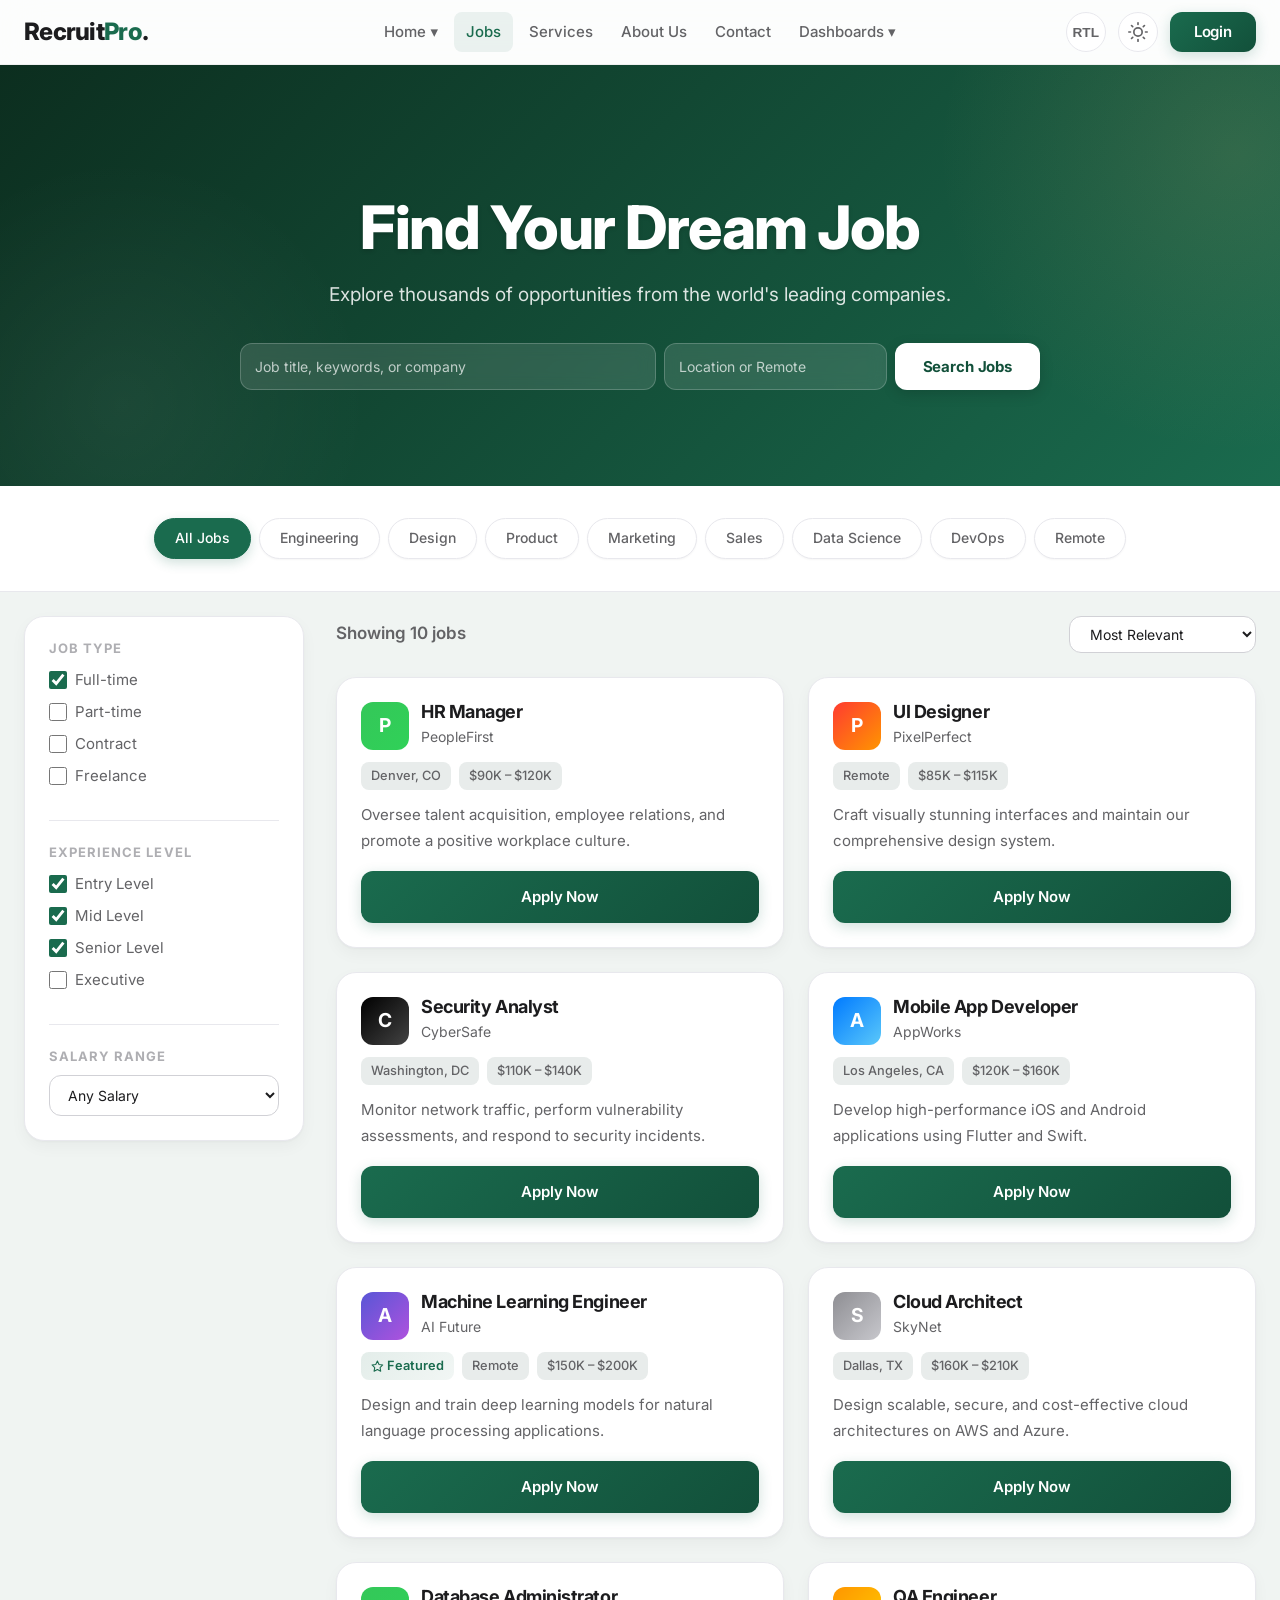
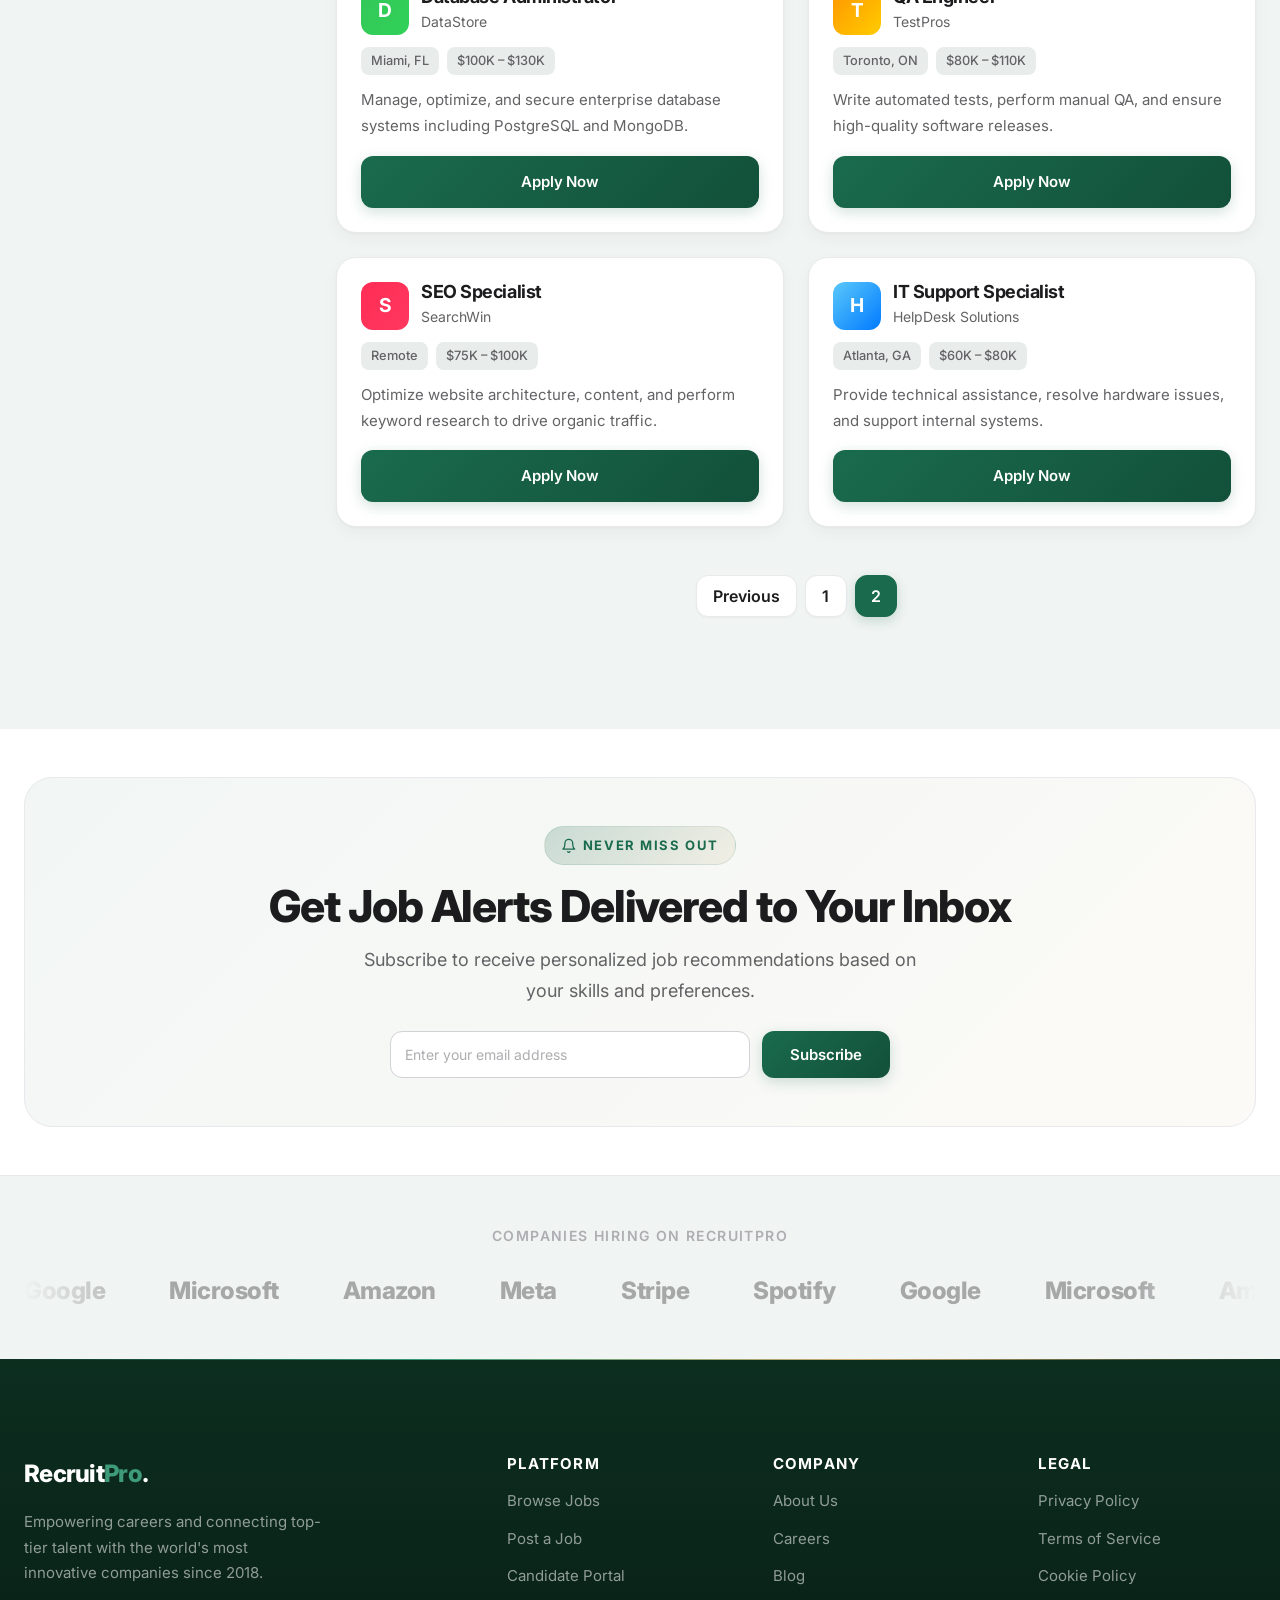
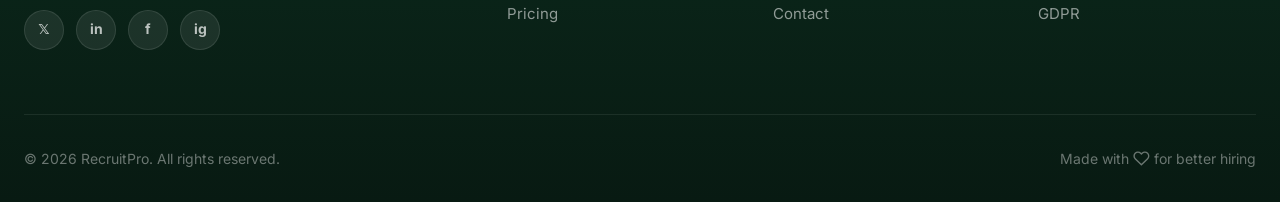
<file: pages/jobs-2.html>
<!DOCTYPE html>
<html lang="en" dir="ltr" data-theme="light">
<head>
    <meta charset="UTF-8">
    <meta name="viewport" content="width=device-width, initial-scale=1.0">
    <meta name="description" content="Browse open job positions on RecruitPro. Find your next great career opportunity today.">
    <title>Browse Jobs - Page 2 | RecruitPro</title>

    <link rel="stylesheet" href="../assets/css/style.css">
    <link rel="stylesheet" href="../assets/css/responsive.css">
    <link rel="stylesheet" href="../assets/css/dark-mode.css">
    <link rel="stylesheet" href="../assets/css/rtl.css">
    <script src="../assets/js/main.js" defer></script>
    <script src="../assets/js/jobs-filter.js" defer></script>

    <style>
        .jobs-layout { display: flex; gap: var(--s6); margin-top: var(--s6); margin-bottom: var(--s8); }
        .jobs-sidebar { width: 280px; flex-shrink: 0; background: var(--surface); padding: var(--s5); border-radius: var(--r-xl); border: 1px solid var(--border-light); height: fit-content; position: sticky; top: 100px; box-shadow: var(--shadow-card); }
        .jobs-main { flex: 1; }
        .jobs-grid { display: grid; grid-template-columns: repeat(auto-fill, minmax(min(100%, 300px), 1fr)); gap: var(--s5); }
        .filter-group { margin-bottom: var(--s5); padding-bottom: var(--s5); border-bottom: 1px solid var(--border-light); }
        .filter-group:last-child { margin-bottom: 0; padding-bottom: 0; border-bottom: none; }
        .filter-title { font-size: 0.8125rem; font-weight: 700; margin-bottom: var(--s3); text-transform: uppercase; letter-spacing: 0.08em; color: var(--text-tertiary); }
        .filter-label { display: flex; align-items: center; gap: var(--s2); margin-bottom: var(--s2); cursor: pointer; font-size: 0.9375rem; color: var(--text-secondary); transition: color var(--t-fast); }
        .filter-label:hover { color: var(--text); }
        .filter-label input[type="checkbox"] { width: 18px; height: 18px; accent-color: var(--primary); cursor: pointer; }
        .pagination { display: flex; justify-content: center; gap: var(--s2); margin-top: var(--s7); }
        .page-link { display: flex; align-items: center; justify-content: center; width: 42px; height: 42px; border-radius: var(--r-md); background: var(--surface); border: 1px solid var(--border-light); color: var(--text); font-weight: 600; transition: all var(--t-fast); box-shadow: var(--shadow-xs); }
        .page-link:hover, .page-link.active { background: var(--primary); color: white; border-color: var(--primary); box-shadow: 0 4px 12px var(--primary-glow); }
        .page-link.wide { width: auto; padding: 0 var(--s4); }
        .category-chips { display: flex; gap: var(--s2); flex-wrap: wrap; justify-content: center; }
        .category-chip { padding: 8px 20px; border-radius: var(--r-full); border: 1.5px solid var(--border-light); background: var(--surface); color: var(--text-secondary); font-size: 0.875rem; font-weight: 500; cursor: pointer; transition: all var(--t-fast); box-shadow: var(--shadow-xs); }
        .category-chip:hover, .category-chip.active { background: var(--primary); color: white; border-color: var(--primary); box-shadow: 0 4px 12px var(--primary-glow); }
        .job-alert-banner { background: linear-gradient(135deg, rgba(26, 107, 78, 0.06), rgba(201, 169, 110, 0.06)); border: 1px solid var(--border-light); border-radius: var(--r-2xl); padding: var(--s7); text-align: center; }
        @media (max-width: 768px) {
            .jobs-layout { flex-direction: column; }
            .jobs-sidebar { width: 100%; position: static; }
        }
    </style>

    <script>document.documentElement.dir = localStorage.getItem('dir') || 'ltr';</script>
</head>
<body>

    <!-- ============ NAVIGATION ============ -->
    <header class="navbar">
        <div class="nav-container">
            <a href="index.html" class="nav-brand">Recruit<span>Pro</span>.</a>
            <nav class="nav-menu">
                <div class="nav-item-dropdown">
                    <span class="nav-link" style="cursor: pointer;">Home ▾</span>
                    <div class="nav-dropdown-content">
                        <a href="index.html">Home 1 (Default)</a>
                        <a href="index-2.html">Home 2 (New)</a>
                    </div>
                </div>
                <a href="jobs.html" class="nav-link active">Jobs</a>
                <a href="services.html" class="nav-link">Services</a>
                <a href="about.html" class="nav-link">About Us</a>
                <a href="contact.html" class="nav-link">Contact</a>
                <div class="nav-item-dropdown">
                    <span class="nav-link" style="cursor: pointer;">Dashboards ▾</span>
                    <div class="nav-dropdown-content">
                        <a href="candidate-dashboard.html">Candidate Portal</a>
                        <a href="employer-dashboard.html">Employer Portal</a>
                    </div>
                </div>
            </nav>
            <div class="nav-actions">
                <button class="rtl-toggle-btn" aria-label="Toggle RTL">RTL</button>
                <button class="theme-toggle-btn" aria-label="Toggle Theme">
                    <svg class="sun-icon" width="20" height="20" viewBox="0 0 24 24" fill="none" stroke="currentColor" stroke-width="2" stroke-linecap="round" stroke-linejoin="round"><circle cx="12" cy="12" r="5"></circle><line x1="12" y1="1" x2="12" y2="3"></line><line x1="12" y1="21" x2="12" y2="23"></line><line x1="4.22" y1="4.22" x2="5.64" y2="5.64"></line><line x1="18.36" y1="18.36" x2="19.78" y2="19.78"></line><line x1="1" y1="12" x2="3" y2="12"></line><line x1="21" y1="12" x2="23" y2="12"></line><line x1="4.22" y1="19.78" x2="5.64" y2="18.36"></line><line x1="18.36" y1="5.64" x2="19.78" y2="4.22"></line></svg>
                    <svg class="moon-icon" width="20" height="20" viewBox="0 0 24 24" fill="none" stroke="currentColor" stroke-width="2" stroke-linecap="round" stroke-linejoin="round"><path d="M21 12.79A9 9 0 1 1 11.21 3 7 7 0 0 0 21 12.79z"></path></svg>
                </button>
                <a href="login.html" class="btn btn-primary" style="padding: var(--s2) var(--s5);">Login</a>
            </div>
            <button class="hamburger" aria-label="Toggle Navigation">
                <span></span>
                <span></span>
                <span></span>
            </button>
        </div>
    </header>

    <main>
        <!-- ============ SECTION 1: PAGE HEADER ============ -->
        <section class="page-header" style="min-height: 40vh;">
            <div class="container">
                <h1 style="margin-bottom: var(--s4);">Find Your Dream Job</h1>
                <p style="margin-bottom: var(--s6);">Explore thousands of opportunities from the world's leading companies.</p>
                <form id="job-search-form" class="needs-validation" novalidate style="max-width: 800px; margin: 0 auto; display: flex; gap: var(--s2); flex-wrap: wrap; position: relative; z-index: 1;">
                    <input type="text" id="search-title" class="form-control" placeholder="Job title, keywords, or company" style="flex: 2; min-width: 200px; background: rgba(255,255,255,0.12); border-color: rgba(255,255,255,0.2); color: white; backdrop-filter: blur(8px);">
                    <input type="text" id="search-location" class="form-control" placeholder="Location or Remote" style="flex: 1; min-width: 150px; background: rgba(255,255,255,0.12); border-color: rgba(255,255,255,0.2); color: white; backdrop-filter: blur(8px);">
                    <button type="submit" class="btn" style="flex-shrink: 0; background: white; color: var(--primary-dark); font-weight: 700; box-shadow: 0 4px 14px rgba(0,0,0,0.15);">Search Jobs</button>
                </form>
            </div>
        </section>

        <!-- ============ SECTION 2: CATEGORY CHIPS ============ -->
        <section style="padding: var(--s6) 0; background: var(--surface); border-bottom: 1px solid var(--border-light);">
            <div class="container">
                <div class="category-chips">
                    <span class="category-chip active">All Jobs</span>
                    <span class="category-chip">Engineering</span>
                    <span class="category-chip">Design</span>
                    <span class="category-chip">Product</span>
                    <span class="category-chip">Marketing</span>
                    <span class="category-chip">Sales</span>
                    <span class="category-chip">Data Science</span>
                    <span class="category-chip">DevOps</span>
                    <span class="category-chip">Remote</span>
                </div>
            </div>
        </section>

        <!-- ============ SECTION 3: JOB LISTINGS ============ -->
        <section class="section" style="padding-top: var(--s5);">
            <div class="container jobs-layout" style="margin-top: 0;">
                <aside class="jobs-sidebar">
                    <div class="filter-group">
                        <h4 class="filter-title">Job Type</h4>
                        <label class="filter-label"><input type="checkbox" class="filter-job-type" value="Full-time" checked> Full-time</label>
                        <label class="filter-label"><input type="checkbox" class="filter-job-type" value="Part-time"> Part-time</label>
                        <label class="filter-label"><input type="checkbox" class="filter-job-type" value="Contract"> Contract</label>
                        <label class="filter-label"><input type="checkbox" class="filter-job-type" value="Freelance"> Freelance</label>
                    </div>
                    <div class="filter-group">
                        <h4 class="filter-title">Experience Level</h4>
                        <label class="filter-label"><input type="checkbox" class="filter-experience" value="Entry Level" checked> Entry Level</label>
                        <label class="filter-label"><input type="checkbox" class="filter-experience" value="Mid Level" checked> Mid Level</label>
                        <label class="filter-label"><input type="checkbox" class="filter-experience" value="Senior Level" checked> Senior Level</label>
                        <label class="filter-label"><input type="checkbox" class="filter-experience" value="Executive"> Executive</label>
                    </div>
                    <div class="filter-group">
                        <h4 class="filter-title">Salary Range</h4>
                        <select id="filter-salary" class="form-control" style="width: 100%; padding: 10px 14px;">
                            <option value="any">Any Salary</option>
                            <option value="50k-80k">$50k - $80k</option>
                            <option value="80k-120k">$80k - $120k</option>
                            <option value="120k-150k">$120k - $150k</option>
                            <option value="150k+">$150k+</option>
                        </select>
                    </div>
                </aside>

                <div class="jobs-main">
                    <div style="display: flex; justify-content: space-between; align-items: center; margin-bottom: var(--s5);">
                        <p style="margin: 0; font-weight: 600;">Showing 10 jobs (11-20)</p>
                        <select id="sort-jobs" class="form-control" style="width: auto; padding: var(--s2) var(--s4);">
                            <option value="relevant">Most Relevant</option>
                            <option value="newest">Newest</option>
                            <option value="salary">Salary (High to Low)</option>
                        </select>
                    </div>

                    <div class="jobs-grid">
                        <!-- Job 11 -->
                        <div class="job-card" data-title="HR Manager" data-company="PeopleFirst" data-location="Denver, CO" data-salary-min="90000" data-salary-max="120000" data-type="Full-time" data-level="Mid Level" data-category="HR">
                            <div class="job-card-header">
                                <div class="job-company-logo" style="background: linear-gradient(135deg, #34C759, #30D158);">P</div>
                                <div>
                                    <h4 style="margin-bottom: 2px;">HR Manager</h4>
                                    <p style="margin: 0; font-size: 0.875rem;">PeopleFirst</p>
                                </div>
                            </div>
                            <div class="job-meta">
                                <span class="job-tag">Denver, CO</span>
                                <span class="job-tag">$90K – $120K</span>
                            </div>
                            <p style="font-size: 0.9375rem; margin-bottom: var(--s4);">Oversee talent acquisition, employee relations, and promote a positive workplace culture.</p>
                            <a href="job-details.html" class="btn btn-primary" style="width: 100%;">Apply Now</a>
                        </div>

                        <!-- Job 12 -->
                        <div class="job-card" data-title="UI Designer" data-company="PixelPerfect" data-location="Remote" data-salary-min="85000" data-salary-max="115000" data-type="Full-time" data-level="Mid Level" data-category="Design">
                            <div class="job-card-header">
                                <div class="job-company-logo" style="background: linear-gradient(135deg, #FF3B30, #FF9500);">P</div>
                                <div>
                                    <h4 style="margin-bottom: 2px;">UI Designer</h4>
                                    <p style="margin: 0; font-size: 0.875rem;">PixelPerfect</p>
                                </div>
                            </div>
                            <div class="job-meta">
                                <span class="job-tag">Remote</span>
                                <span class="job-tag">$85K – $115K</span>
                            </div>
                            <p style="font-size: 0.9375rem; margin-bottom: var(--s4);">Craft visually stunning interfaces and maintain our comprehensive design system.</p>
                            <a href="job-details.html" class="btn btn-primary" style="width: 100%;">Apply Now</a>
                        </div>

                        <!-- Job 13 -->
                        <div class="job-card" data-title="Security Analyst" data-company="CyberSafe" data-location="Washington, DC" data-salary-min="110000" data-salary-max="140000" data-type="Full-time" data-level="Mid Level" data-category="Engineering">
                            <div class="job-card-header">
                                <div class="job-company-logo" style="background: linear-gradient(135deg, #000000, #434343);">C</div>
                                <div>
                                    <h4 style="margin-bottom: 2px;">Security Analyst</h4>
                                    <p style="margin: 0; font-size: 0.875rem;">CyberSafe</p>
                                </div>
                            </div>
                            <div class="job-meta">
                                <span class="job-tag">Washington, DC</span>
                                <span class="job-tag">$110K – $140K</span>
                            </div>
                            <p style="font-size: 0.9375rem; margin-bottom: var(--s4);">Monitor network traffic, perform vulnerability assessments, and respond to security incidents.</p>
                            <a href="job-details.html" class="btn btn-primary" style="width: 100%;">Apply Now</a>
                        </div>

                        <!-- Job 14 -->
                        <div class="job-card" data-title="Mobile App Developer" data-company="AppWorks" data-location="Los Angeles, CA" data-salary-min="120000" data-salary-max="160000" data-type="Full-time" data-level="Mid Level" data-category="Engineering">
                            <div class="job-card-header">
                                <div class="job-company-logo" style="background: linear-gradient(135deg, #007AFF, #5AC8FA);">A</div>
                                <div>
                                    <h4 style="margin-bottom: 2px;">Mobile App Developer</h4>
                                    <p style="margin: 0; font-size: 0.875rem;">AppWorks</p>
                                </div>
                            </div>
                            <div class="job-meta">
                                <span class="job-tag">Los Angeles, CA</span>
                                <span class="job-tag">$120K – $160K</span>
                            </div>
                            <p style="font-size: 0.9375rem; margin-bottom: var(--s4);">Develop high-performance iOS and Android applications using Flutter and Swift.</p>
                            <a href="job-details.html" class="btn btn-primary" style="width: 100%;">Apply Now</a>
                        </div>

                        <!-- Job 15 -->
                        <div class="job-card" data-title="Machine Learning Engineer" data-company="AI Future" data-location="Remote" data-salary-min="150000" data-salary-max="200000" data-type="Full-time" data-level="Senior Level" data-category="Data Science">
                            <div class="job-card-header">
                                <div class="job-company-logo" style="background: linear-gradient(135deg, #5856D6, #AF52DE);">A</div>
                                <div>
                                    <h4 style="margin-bottom: 2px;">Machine Learning Engineer</h4>
                                    <p style="margin: 0; font-size: 0.875rem;">AI Future</p>
                                </div>
                            </div>
                            <div class="job-meta">
                                <span class="job-tag featured"><svg xmlns="http://www.w3.org/2000/svg" width="1em" height="1em" viewBox="0 0 24 24" fill="none" stroke="currentColor" stroke-width="2" stroke-linecap="round" stroke-linejoin="round" style="vertical-align: text-bottom;"><polygon points="12 2 15.09 8.26 22 9.27 17 14.14 18.18 21.02 12 17.77 5.82 21.02 7 14.14 2 9.27 8.91 8.26 12 2"></polygon></svg> Featured</span>
                                <span class="job-tag">Remote</span>
                                <span class="job-tag">$150K – $200K</span>
                            </div>
                            <p style="font-size: 0.9375rem; margin-bottom: var(--s4);">Design and train deep learning models for natural language processing applications.</p>
                            <a href="job-details.html" class="btn btn-primary" style="width: 100%;">Apply Now</a>
                        </div>

                        <!-- Job 16 -->
                        <div class="job-card" data-title="Cloud Architect" data-company="SkyNet" data-location="Dallas, TX" data-salary-min="160000" data-salary-max="210000" data-type="Full-time" data-level="Senior Level" data-category="Engineering">
                            <div class="job-card-header">
                                <div class="job-company-logo" style="background: linear-gradient(135deg, #8E8E93, #C7C7CC);">S</div>
                                <div>
                                    <h4 style="margin-bottom: 2px;">Cloud Architect</h4>
                                    <p style="margin: 0; font-size: 0.875rem;">SkyNet</p>
                                </div>
                            </div>
                            <div class="job-meta">
                                <span class="job-tag">Dallas, TX</span>
                                <span class="job-tag">$160K – $210K</span>
                            </div>
                            <p style="font-size: 0.9375rem; margin-bottom: var(--s4);">Design scalable, secure, and cost-effective cloud architectures on AWS and Azure.</p>
                            <a href="job-details.html" class="btn btn-primary" style="width: 100%;">Apply Now</a>
                        </div>

                        <!-- Job 17 -->
                        <div class="job-card" data-title="Database Administrator" data-company="DataStore" data-location="Miami, FL" data-salary-min="100000" data-salary-max="130000" data-type="Full-time" data-level="Mid Level" data-category="Engineering">
                            <div class="job-card-header">
                                <div class="job-company-logo" style="background: linear-gradient(135deg, #34C759, #30D158);">D</div>
                                <div>
                                    <h4 style="margin-bottom: 2px;">Database Administrator</h4>
                                    <p style="margin: 0; font-size: 0.875rem;">DataStore</p>
                                </div>
                            </div>
                            <div class="job-meta">
                                <span class="job-tag">Miami, FL</span>
                                <span class="job-tag">$100K – $130K</span>
                            </div>
                            <p style="font-size: 0.9375rem; margin-bottom: var(--s4);">Manage, optimize, and secure enterprise database systems including PostgreSQL and MongoDB.</p>
                            <a href="job-details.html" class="btn btn-primary" style="width: 100%;">Apply Now</a>
                        </div>

                        <!-- Job 18 -->
                        <div class="job-card" data-title="QA Engineer" data-company="TestPros" data-location="Toronto, ON" data-salary-min="80000" data-salary-max="110000" data-type="Full-time" data-level="Mid Level" data-category="Engineering">
                            <div class="job-card-header">
                                <div class="job-company-logo" style="background: linear-gradient(135deg, #FF9500, #FFCC00);">T</div>
                                <div>
                                    <h4 style="margin-bottom: 2px;">QA Engineer</h4>
                                    <p style="margin: 0; font-size: 0.875rem;">TestPros</p>
                                </div>
                            </div>
                            <div class="job-meta">
                                <span class="job-tag">Toronto, ON</span>
                                <span class="job-tag">$80K – $110K</span>
                            </div>
                            <p style="font-size: 0.9375rem; margin-bottom: var(--s4);">Write automated tests, perform manual QA, and ensure high-quality software releases.</p>
                            <a href="job-details.html" class="btn btn-primary" style="width: 100%;">Apply Now</a>
                        </div>

                        <!-- Job 19 -->
                        <div class="job-card" data-title="SEO Specialist" data-company="SearchWin" data-location="Remote" data-salary-min="75000" data-salary-max="100000" data-type="Full-time" data-level="Mid Level" data-category="Marketing">
                            <div class="job-card-header">
                                <div class="job-company-logo" style="background: linear-gradient(135deg, #FF2D55, #FF375F);">S</div>
                                <div>
                                    <h4 style="margin-bottom: 2px;">SEO Specialist</h4>
                                    <p style="margin: 0; font-size: 0.875rem;">SearchWin</p>
                                </div>
                            </div>
                            <div class="job-meta">
                                <span class="job-tag">Remote</span>
                                <span class="job-tag">$75K – $100K</span>
                            </div>
                            <p style="font-size: 0.9375rem; margin-bottom: var(--s4);">Optimize website architecture, content, and perform keyword research to drive organic traffic.</p>
                            <a href="job-details.html" class="btn btn-primary" style="width: 100%;">Apply Now</a>
                        </div>

                        <!-- Job 20 -->
                        <div class="job-card" data-title="IT Support Specialist" data-company="HelpDesk Solutions" data-location="Atlanta, GA" data-salary-min="60000" data-salary-max="80000" data-type="Full-time" data-level="Entry Level" data-category="IT">
                            <div class="job-card-header">
                                <div class="job-company-logo" style="background: linear-gradient(135deg, #5AC8FA, #007AFF);">H</div>
                                <div>
                                    <h4 style="margin-bottom: 2px;">IT Support Specialist</h4>
                                    <p style="margin: 0; font-size: 0.875rem;">HelpDesk Solutions</p>
                                </div>
                            </div>
                            <div class="job-meta">
                                <span class="job-tag">Atlanta, GA</span>
                                <span class="job-tag">$60K – $80K</span>
                            </div>
                            <p style="font-size: 0.9375rem; margin-bottom: var(--s4);">Provide technical assistance, resolve hardware issues, and support internal systems.</p>
                            <a href="job-details.html" class="btn btn-primary" style="width: 100%;">Apply Now</a>
                        </div>
                    </div>

                    <!-- Pagination -->
                    <div class="pagination">
                        <a href="jobs.html" class="page-link wide">Previous</a>
                        <a href="jobs.html" class="page-link">1</a>
                        <a href="jobs-2.html" class="page-link active">2</a>
                    </div>
                </div>
            </div>
        </section>

        <!-- ============ SECTION 4: JOB ALERTS ============ -->
        <section class="section" style="background: var(--surface);">
            <div class="container">
                <div class="job-alert-banner animate-on-scroll">
                    <span class="section-subtitle"><svg xmlns="http://www.w3.org/2000/svg" width="1.2em" height="1.2em" viewBox="0 0 24 24" fill="none" stroke="currentColor" stroke-width="2" stroke-linecap="round" stroke-linejoin="round" style="vertical-align: text-bottom; display: inline-block;"><path d="M18 8A6 6 0 0 0 6 8c0 7-3 9-3 9h18s-3-2-3-9"></path><path d="M13.73 21a2 2 0 0 1-3.46 0"></path></svg> Never Miss Out</span>
                    <h2 style="margin-bottom: var(--s3);">Get Job Alerts Delivered to Your Inbox</h2>
                    <p class="section-desc mx-auto">Subscribe to receive personalized job recommendations based on your skills and preferences.</p>
                    <form style="display: flex; gap: var(--s3); max-width: 500px; margin: var(--s5) auto 0; flex-wrap: wrap;">
                        <input type="email" class="form-control" placeholder="Enter your email address" style="flex: 1; min-width: 200px;">
                        <button type="submit" class="btn btn-primary" style="flex-shrink: 0;">Subscribe</button>
                    </form>
                </div>
            </div>
        </section>

        <!-- ============ SECTION 5: TRUSTED BY ============ -->
        <section style="padding: var(--s7) 0; background: var(--bg); border-top: 1px solid var(--border-light);">
            <div class="container">
                <p class="animate-on-scroll" style="text-align: center; font-size: 0.875rem; font-weight: 600; text-transform: uppercase; letter-spacing: 0.1em; color: var(--text-tertiary); margin-bottom: var(--s5);">Companies hiring on RecruitPro</p>
                <div class="marquee-wrapper animate-on-scroll animate-delay-1">
                    <div class="marquee-content">
                        <span class="brand-logo">Google</span>
                        <span class="brand-logo">Microsoft</span>
                        <span class="brand-logo">Amazon</span>
                        <span class="brand-logo">Meta</span>
                        <span class="brand-logo">Stripe</span>
                        <span class="brand-logo">Spotify</span>
                        <span class="brand-logo" aria-hidden="true">Google</span>
                        <span class="brand-logo" aria-hidden="true">Microsoft</span>
                        <span class="brand-logo" aria-hidden="true">Amazon</span>
                        <span class="brand-logo" aria-hidden="true">Meta</span>
                        <span class="brand-logo" aria-hidden="true">Stripe</span>
                        <span class="brand-logo" aria-hidden="true">Spotify</span>
                    </div>
                </div>
            </div>
        </section>
    </main>

    <!-- ============ FOOTER ============ -->
    <footer class="footer">
        <div class="container">
            <div class="footer-grid">
                <div>
                    <div class="footer-brand">Recruit<span>Pro</span>.</div>
                    <p style="max-width: 300px; margin-bottom: var(--s5);">Empowering careers and connecting top-tier talent with the world's most innovative companies since 2018.</p>
                    <div class="footer-social">
                        <a href="#" aria-label="Twitter">𝕏</a>
                        <a href="#" aria-label="LinkedIn">in</a>
                        <a href="#" aria-label="Facebook">f</a>
                        <a href="#" aria-label="Instagram">ig</a>
                    </div>
                </div>
                <div>
                    <h4>Platform</h4>
                    <ul class="footer-links">
                        <li><a href="jobs.html">Browse Jobs</a></li>
                        <li><a href="employer-dashboard.html">Post a Job</a></li>
                        <li><a href="candidate-dashboard.html">Candidate Portal</a></li>
                        <li><a href="coming-soon.html">Pricing</a></li>
                    </ul>
                </div>
                <div>
                    <h4>Company</h4>
                    <ul class="footer-links">
                        <li><a href="about.html">About Us</a></li>
                        <li><a href="coming-soon.html">Careers</a></li>
                        <li><a href="coming-soon.html">Blog</a></li>
                        <li><a href="contact.html">Contact</a></li>
                    </ul>
                </div>
                <div>
                    <h4>Legal</h4>
                    <ul class="footer-links">
                        <li><a href="coming-soon.html">Privacy Policy</a></li>
                        <li><a href="coming-soon.html">Terms of Service</a></li>
                        <li><a href="coming-soon.html">Cookie Policy</a></li>
                        <li><a href="coming-soon.html">GDPR</a></li>
                    </ul>
                </div>
            </div>
            <div class="footer-bottom">
                <p>&copy; 2026 RecruitPro. All rights reserved.</p>
                <p>Made with <svg xmlns="http://www.w3.org/2000/svg" width="1.2em" height="1.2em" viewBox="0 0 24 24" fill="none" stroke="currentColor" stroke-width="2" stroke-linecap="round" stroke-linejoin="round" style="vertical-align: text-bottom; display: inline-block;"><path d="M20.84 4.61a5.5 5.5 0 0 0-7.78 0L12 5.67l-1.06-1.06a5.5 5.5 0 0 0-7.78 7.78l1.06 1.06L12 21.23l7.78-7.78 1.06-1.06a5.5 5.5 0 0 0 0-7.78z"></path></svg>️ for better hiring</p>
            </div>
        </div>
    </footer>

</body>
</html>
</file>
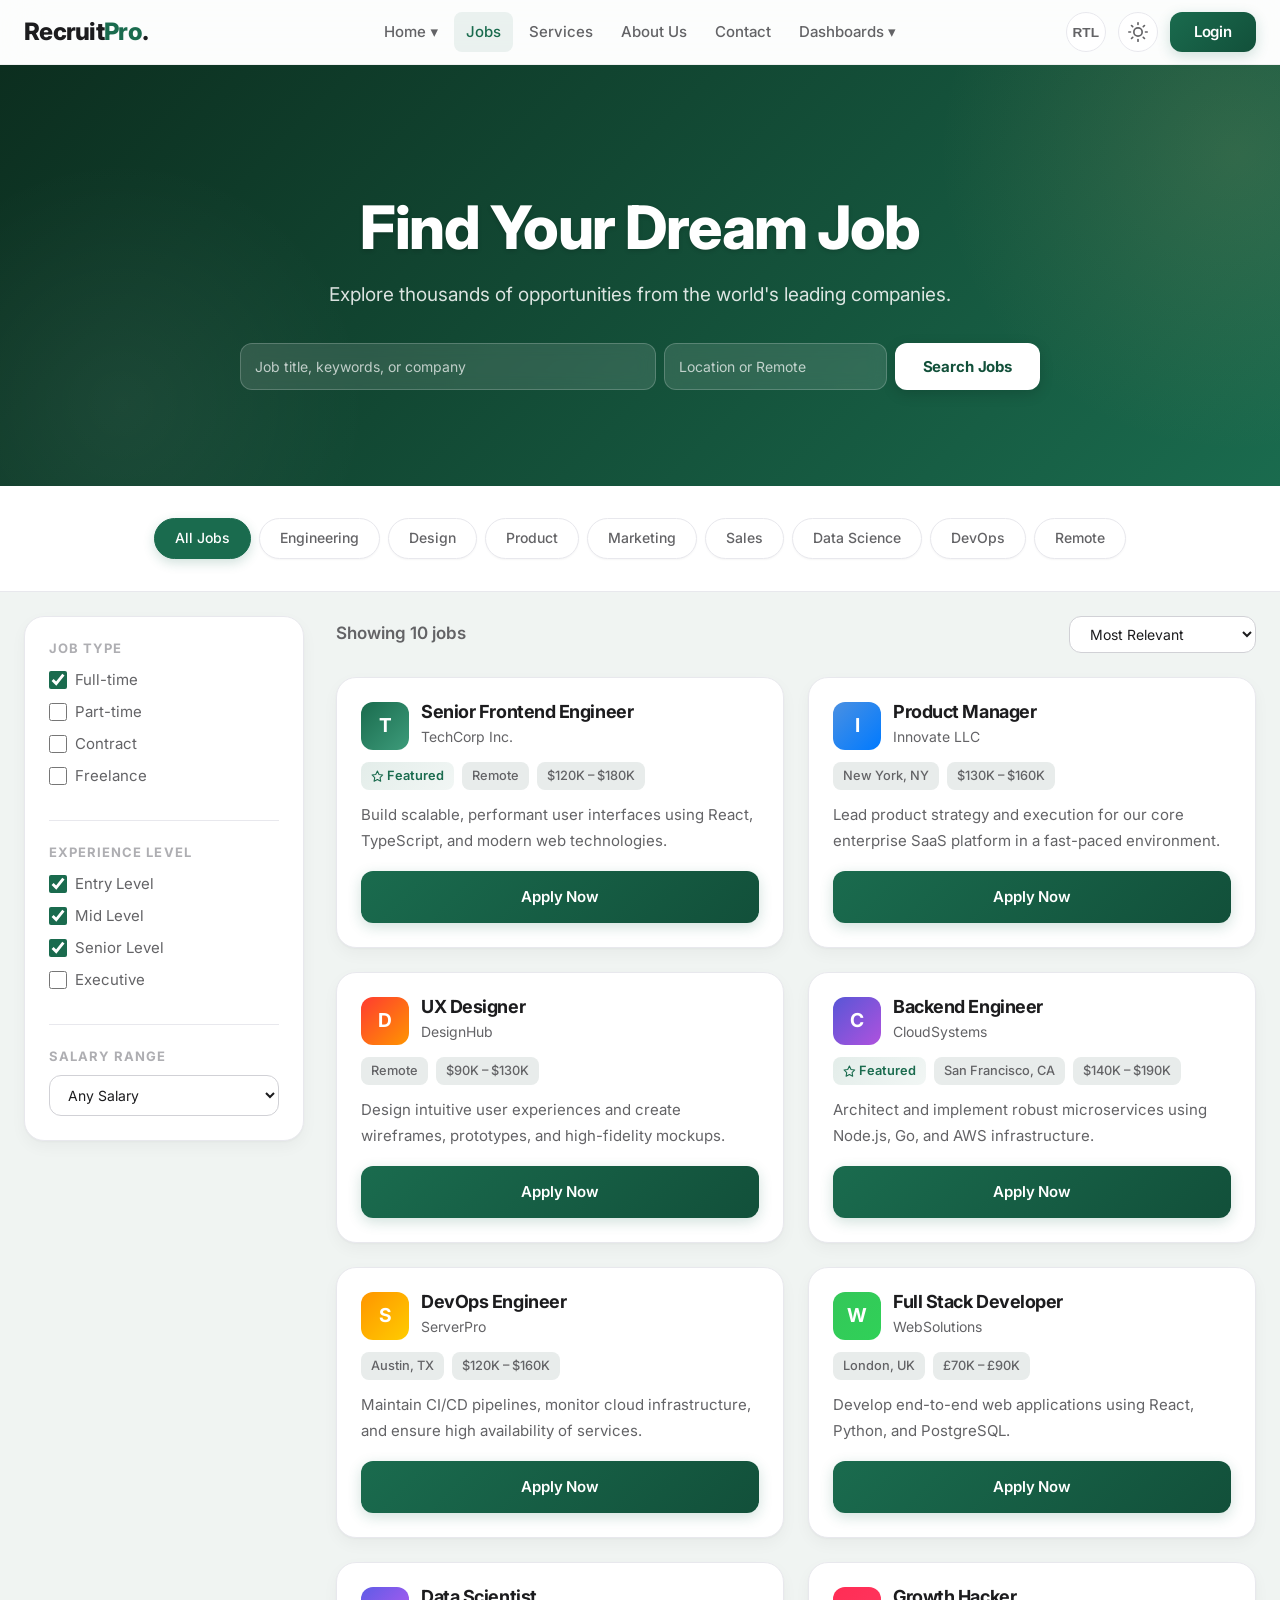
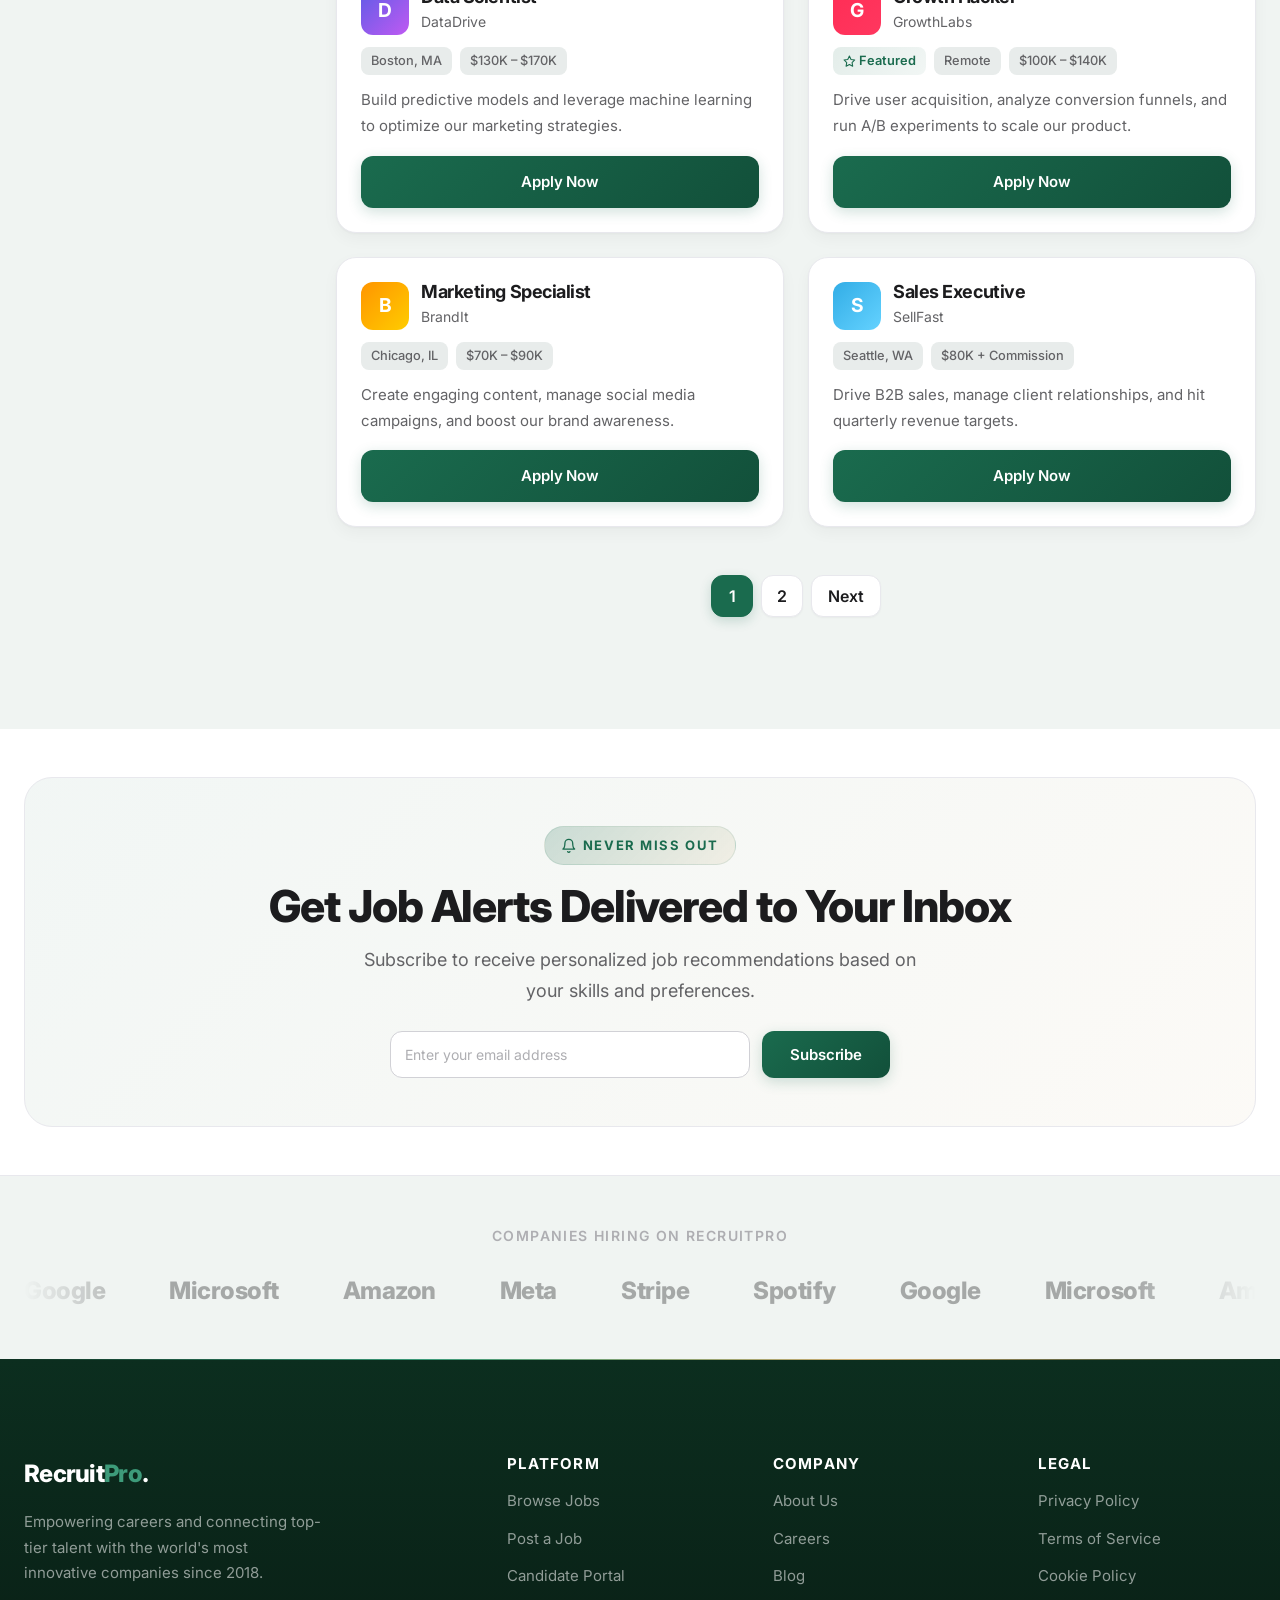
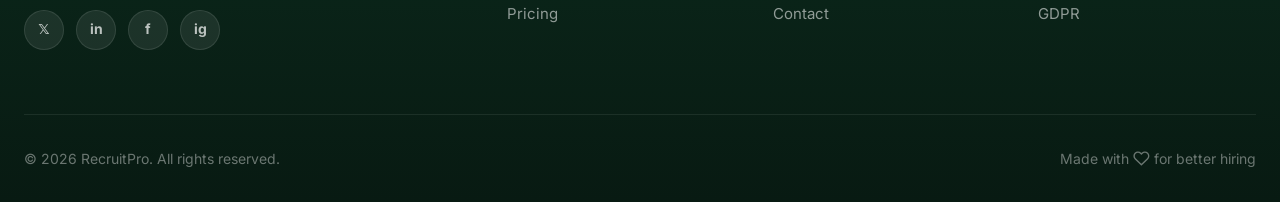
<file: pages/jobs.html>
<!DOCTYPE html>
<html lang="en" dir="ltr" data-theme="light">
<head>
    <meta charset="UTF-8">
    <meta name="viewport" content="width=device-width, initial-scale=1.0">
    <meta name="description" content="Browse open job positions on RecruitPro. Find your next great career opportunity today.">
    <title>Browse Jobs | RecruitPro</title>

    <link rel="stylesheet" href="../assets/css/style.css">
    <link rel="stylesheet" href="../assets/css/responsive.css">
    <link rel="stylesheet" href="../assets/css/dark-mode.css">
    <link rel="stylesheet" href="../assets/css/rtl.css">
    <script src="../assets/js/main.js" defer></script>
    <script src="../assets/js/jobs-filter.js" defer></script>

    <style>
        .jobs-layout { display: flex; gap: var(--s6); margin-top: var(--s6); margin-bottom: var(--s8); }
        .jobs-sidebar { width: 280px; flex-shrink: 0; background: var(--surface); padding: var(--s5); border-radius: var(--r-xl); border: 1px solid var(--border-light); height: fit-content; position: sticky; top: 100px; box-shadow: var(--shadow-card); }
        .jobs-main { flex: 1; }
        .jobs-grid { display: grid; grid-template-columns: repeat(auto-fill, minmax(min(100%, 300px), 1fr)); gap: var(--s5); }
        .filter-group { margin-bottom: var(--s5); padding-bottom: var(--s5); border-bottom: 1px solid var(--border-light); }
        .filter-group:last-child { margin-bottom: 0; padding-bottom: 0; border-bottom: none; }
        .filter-title { font-size: 0.8125rem; font-weight: 700; margin-bottom: var(--s3); text-transform: uppercase; letter-spacing: 0.08em; color: var(--text-tertiary); }
        .filter-label { display: flex; align-items: center; gap: var(--s2); margin-bottom: var(--s2); cursor: pointer; font-size: 0.9375rem; color: var(--text-secondary); transition: color var(--t-fast); }
        .filter-label:hover { color: var(--text); }
        .filter-label input[type="checkbox"] { width: 18px; height: 18px; accent-color: var(--primary); cursor: pointer; }
        .pagination { display: flex; justify-content: center; gap: var(--s2); margin-top: var(--s7); }
        .page-link { display: flex; align-items: center; justify-content: center; width: 42px; height: 42px; border-radius: var(--r-md); background: var(--surface); border: 1px solid var(--border-light); color: var(--text); font-weight: 600; transition: all var(--t-fast); box-shadow: var(--shadow-xs); }
        .page-link:hover, .page-link.active { background: var(--primary); color: white; border-color: var(--primary); box-shadow: 0 4px 12px var(--primary-glow); }
        .page-link.wide { width: auto; padding: 0 var(--s4); }
        .category-chips { display: flex; gap: var(--s2); flex-wrap: wrap; justify-content: center; }
        .category-chip { padding: 8px 20px; border-radius: var(--r-full); border: 1.5px solid var(--border-light); background: var(--surface); color: var(--text-secondary); font-size: 0.875rem; font-weight: 500; cursor: pointer; transition: all var(--t-fast); box-shadow: var(--shadow-xs); }
        .category-chip:hover, .category-chip.active { background: var(--primary); color: white; border-color: var(--primary); box-shadow: 0 4px 12px var(--primary-glow); }
        .job-alert-banner { background: linear-gradient(135deg, rgba(26, 107, 78, 0.06), rgba(201, 169, 110, 0.06)); border: 1px solid var(--border-light); border-radius: var(--r-2xl); padding: var(--s7); text-align: center; }
        @media (max-width: 768px) {
            .jobs-layout { flex-direction: column; }
            .jobs-sidebar { width: 100%; position: static; }
        }
    </style>

    <script>document.documentElement.dir = localStorage.getItem('dir') || 'ltr';</script>
</head>
<body>

    <!-- ============ NAVIGATION ============ -->
    <header class="navbar">
        <div class="nav-container">
            <a href="index.html" class="nav-brand">Recruit<span>Pro</span>.</a>
            <nav class="nav-menu">
                <div class="nav-item-dropdown">
                    <span class="nav-link" style="cursor: pointer;">Home ▾</span>
                    <div class="nav-dropdown-content">
                        <a href="index.html">Home 1 (Default)</a>
                        <a href="index-2.html">Home 2 (New)</a>
                    </div>
                </div>
                <a href="jobs.html" class="nav-link active">Jobs</a>
                <a href="services.html" class="nav-link">Services</a>
                <a href="about.html" class="nav-link">About Us</a>
                <a href="contact.html" class="nav-link">Contact</a>
                <div class="nav-item-dropdown">
                    <span class="nav-link" style="cursor: pointer;">Dashboards ▾</span>
                    <div class="nav-dropdown-content">
                        <a href="candidate-dashboard.html">Candidate Portal</a>
                        <a href="employer-dashboard.html">Employer Portal</a>
                    </div>
                </div>
            </nav>
            <div class="nav-actions">
                <button class="rtl-toggle-btn" aria-label="Toggle RTL">RTL</button>
                <button class="theme-toggle-btn" aria-label="Toggle Theme">
                    <svg class="sun-icon" width="20" height="20" viewBox="0 0 24 24" fill="none" stroke="currentColor" stroke-width="2" stroke-linecap="round" stroke-linejoin="round"><circle cx="12" cy="12" r="5"></circle><line x1="12" y1="1" x2="12" y2="3"></line><line x1="12" y1="21" x2="12" y2="23"></line><line x1="4.22" y1="4.22" x2="5.64" y2="5.64"></line><line x1="18.36" y1="18.36" x2="19.78" y2="19.78"></line><line x1="1" y1="12" x2="3" y2="12"></line><line x1="21" y1="12" x2="23" y2="12"></line><line x1="4.22" y1="19.78" x2="5.64" y2="18.36"></line><line x1="18.36" y1="5.64" x2="19.78" y2="4.22"></line></svg>
                    <svg class="moon-icon" width="20" height="20" viewBox="0 0 24 24" fill="none" stroke="currentColor" stroke-width="2" stroke-linecap="round" stroke-linejoin="round"><path d="M21 12.79A9 9 0 1 1 11.21 3 7 7 0 0 0 21 12.79z"></path></svg>
                </button>
                <a href="login.html" class="btn btn-primary" style="padding: var(--s2) var(--s5);">Login</a>
            </div>
            <button class="hamburger" aria-label="Toggle Navigation">
                <span></span>
                <span></span>
                <span></span>
            </button>
        </div>
    </header>

    <main>
        <!-- ============ SECTION 1: PAGE HEADER ============ -->
        <section class="page-header" style="min-height: 40vh;">
            <div class="container">
                <h1 style="margin-bottom: var(--s4);">Find Your Dream Job</h1>
                <p style="margin-bottom: var(--s6);">Explore thousands of opportunities from the world's leading companies.</p>
                <form id="job-search-form" class="needs-validation" novalidate style="max-width: 800px; margin: 0 auto; display: flex; gap: var(--s2); flex-wrap: wrap; position: relative; z-index: 1;">
                    <input type="text" id="search-title" class="form-control" placeholder="Job title, keywords, or company" style="flex: 2; min-width: 200px; background: rgba(255,255,255,0.12); border-color: rgba(255,255,255,0.2); color: white; backdrop-filter: blur(8px);">
                    <input type="text" id="search-location" class="form-control" placeholder="Location or Remote" style="flex: 1; min-width: 150px; background: rgba(255,255,255,0.12); border-color: rgba(255,255,255,0.2); color: white; backdrop-filter: blur(8px);">
                    <button type="submit" class="btn" style="flex-shrink: 0; background: white; color: var(--primary-dark); font-weight: 700; box-shadow: 0 4px 14px rgba(0,0,0,0.15);">Search Jobs</button>
                </form>
            </div>
        </section>

        <!-- ============ SECTION 2: CATEGORY CHIPS ============ -->
        <section style="padding: var(--s6) 0; background: var(--surface); border-bottom: 1px solid var(--border-light);">
            <div class="container">
                <div class="category-chips animate-on-scroll">
                    <span class="category-chip active">All Jobs</span>
                    <span class="category-chip">Engineering</span>
                    <span class="category-chip">Design</span>
                    <span class="category-chip">Product</span>
                    <span class="category-chip">Marketing</span>
                    <span class="category-chip">Sales</span>
                    <span class="category-chip">Data Science</span>
                    <span class="category-chip">DevOps</span>
                    <span class="category-chip">Remote</span>
                </div>
            </div>
        </section>

        <!-- ============ SECTION 3: JOB LISTINGS ============ -->
        <section class="section" style="padding-top: var(--s5);">
            <div class="container jobs-layout" style="margin-top: 0;">
                <!-- SIDEBAR FILTERS -->
                <aside class="jobs-sidebar">
                    <div class="filter-group">
                        <h4 class="filter-title">Job Type</h4>
                        <label class="filter-label"><input type="checkbox" class="filter-job-type" value="Full-time" checked> Full-time</label>
                        <label class="filter-label"><input type="checkbox" class="filter-job-type" value="Part-time"> Part-time</label>
                        <label class="filter-label"><input type="checkbox" class="filter-job-type" value="Contract"> Contract</label>
                        <label class="filter-label"><input type="checkbox" class="filter-job-type" value="Freelance"> Freelance</label>
                    </div>
                    <div class="filter-group">
                        <h4 class="filter-title">Experience Level</h4>
                        <label class="filter-label"><input type="checkbox" class="filter-experience" value="Entry Level" checked> Entry Level</label>
                        <label class="filter-label"><input type="checkbox" class="filter-experience" value="Mid Level" checked> Mid Level</label>
                        <label class="filter-label"><input type="checkbox" class="filter-experience" value="Senior Level" checked> Senior Level</label>
                        <label class="filter-label"><input type="checkbox" class="filter-experience" value="Executive"> Executive</label>
                    </div>
                    <div class="filter-group">
                        <h4 class="filter-title">Salary Range</h4>
                        <select id="filter-salary" class="form-control" style="width: 100%; padding: 10px 14px;">
                            <option value="any">Any Salary</option>
                            <option value="50k-80k">$50k - $80k</option>
                            <option value="80k-120k">$80k - $120k</option>
                            <option value="120k-150k">$120k - $150k</option>
                            <option value="150k+">$150k+</option>
                        </select>
                    </div>
                </aside>

                <!-- JOB LISTINGS -->
                <div class="jobs-main">
                    <div style="display: flex; justify-content: space-between; align-items: center; margin-bottom: var(--s5);">
                        <p style="margin: 0; font-weight: 600;">Showing 10 jobs (1-10)</p>
                        <select id="sort-jobs" class="form-control" style="width: auto; padding: var(--s2) var(--s4);">
                            <option value="relevant">Most Relevant</option>
                            <option value="newest">Newest</option>
                            <option value="salary">Salary (High to Low)</option>
                        </select>
                    </div>

                    <div class="jobs-grid">
                        <!-- Job 1 -->
                        <div class="job-card" data-title="Senior Frontend Engineer" data-company="TechCorp Inc." data-location="Remote" data-salary-min="120000" data-salary-max="180000" data-type="Full-time" data-level="Senior Level" data-category="Engineering">
                            <div class="job-card-header">
                                <div class="job-company-logo" style="background: linear-gradient(135deg, #1A6B4E, #3D9B7A);">T</div>
                                <div>
                                    <h4 style="margin-bottom: 2px;">Senior Frontend Engineer</h4>
                                    <p style="margin: 0; font-size: 0.875rem;">TechCorp Inc.</p>
                                </div>
                            </div>
                            <div class="job-meta">
                                <span class="job-tag featured"><svg xmlns="http://www.w3.org/2000/svg" width="1em" height="1em" viewBox="0 0 24 24" fill="none" stroke="currentColor" stroke-width="2" stroke-linecap="round" stroke-linejoin="round" style="vertical-align: text-bottom;"><polygon points="12 2 15.09 8.26 22 9.27 17 14.14 18.18 21.02 12 17.77 5.82 21.02 7 14.14 2 9.27 8.91 8.26 12 2"></polygon></svg> Featured</span>
                                <span class="job-tag">Remote</span>
                                <span class="job-tag">$120K – $180K</span>
                            </div>
                            <p style="font-size: 0.9375rem; margin-bottom: var(--s4);">Build scalable, performant user interfaces using React, TypeScript, and modern web technologies.</p>
                            <a href="job-details.html" class="btn btn-primary" style="width: 100%;">Apply Now</a>
                        </div>
                        
                        <!-- Job 2 -->
                        <div class="job-card" data-title="Product Manager" data-company="Innovate LLC" data-location="New York, NY" data-salary-min="130000" data-salary-max="160000" data-type="Full-time" data-level="Mid Level" data-category="Product">
                            <div class="job-card-header">
                                <div class="job-company-logo" style="background: linear-gradient(135deg, #4A90E2, #007AFF);">I</div>
                                <div>
                                    <h4 style="margin-bottom: 2px;">Product Manager</h4>
                                    <p style="margin: 0; font-size: 0.875rem;">Innovate LLC</p>
                                </div>
                            </div>
                            <div class="job-meta">
                                <span class="job-tag">New York, NY</span>
                                <span class="job-tag">$130K – $160K</span>
                            </div>
                            <p style="font-size: 0.9375rem; margin-bottom: var(--s4);">Lead product strategy and execution for our core enterprise SaaS platform in a fast-paced environment.</p>
                            <a href="job-details.html" class="btn btn-primary" style="width: 100%;">Apply Now</a>
                        </div>

                        <!-- Job 3 -->
                        <div class="job-card" data-title="UX Designer" data-company="DesignHub" data-location="Remote" data-salary-min="90000" data-salary-max="130000" data-type="Full-time" data-level="Mid Level" data-category="Design">
                            <div class="job-card-header">
                                <div class="job-company-logo" style="background: linear-gradient(135deg, #FF3B30, #FF9500);">D</div>
                                <div>
                                    <h4 style="margin-bottom: 2px;">UX Designer</h4>
                                    <p style="margin: 0; font-size: 0.875rem;">DesignHub</p>
                                </div>
                            </div>
                            <div class="job-meta">
                                <span class="job-tag">Remote</span>
                                <span class="job-tag">$90K – $130K</span>
                            </div>
                            <p style="font-size: 0.9375rem; margin-bottom: var(--s4);">Design intuitive user experiences and create wireframes, prototypes, and high-fidelity mockups.</p>
                            <a href="job-details.html" class="btn btn-primary" style="width: 100%;">Apply Now</a>
                        </div>

                        <!-- Job 4 -->
                        <div class="job-card" data-title="Backend Engineer" data-company="CloudSystems" data-location="San Francisco, CA" data-salary-min="140000" data-salary-max="190000" data-type="Full-time" data-level="Senior Level" data-category="Engineering">
                            <div class="job-card-header">
                                <div class="job-company-logo" style="background: linear-gradient(135deg, #5856D6, #AF52DE);">C</div>
                                <div>
                                    <h4 style="margin-bottom: 2px;">Backend Engineer</h4>
                                    <p style="margin: 0; font-size: 0.875rem;">CloudSystems</p>
                                </div>
                            </div>
                            <div class="job-meta">
                                <span class="job-tag featured"><svg xmlns="http://www.w3.org/2000/svg" width="1em" height="1em" viewBox="0 0 24 24" fill="none" stroke="currentColor" stroke-width="2" stroke-linecap="round" stroke-linejoin="round" style="vertical-align: text-bottom;"><polygon points="12 2 15.09 8.26 22 9.27 17 14.14 18.18 21.02 12 17.77 5.82 21.02 7 14.14 2 9.27 8.91 8.26 12 2"></polygon></svg> Featured</span>
                                <span class="job-tag">San Francisco, CA</span>
                                <span class="job-tag">$140K – $190K</span>
                            </div>
                            <p style="font-size: 0.9375rem; margin-bottom: var(--s4);">Architect and implement robust microservices using Node.js, Go, and AWS infrastructure.</p>
                            <a href="job-details.html" class="btn btn-primary" style="width: 100%;">Apply Now</a>
                        </div>

                        <!-- Job 5 -->
                        <div class="job-card" data-title="DevOps Engineer" data-company="ServerPro" data-location="Austin, TX" data-salary-min="120000" data-salary-max="160000" data-type="Full-time" data-level="Mid Level" data-category="DevOps">
                            <div class="job-card-header">
                                <div class="job-company-logo" style="background: linear-gradient(135deg, #FF9500, #FFCC00);">S</div>
                                <div>
                                    <h4 style="margin-bottom: 2px;">DevOps Engineer</h4>
                                    <p style="margin: 0; font-size: 0.875rem;">ServerPro</p>
                                </div>
                            </div>
                            <div class="job-meta">
                                <span class="job-tag">Austin, TX</span>
                                <span class="job-tag">$120K – $160K</span>
                            </div>
                            <p style="font-size: 0.9375rem; margin-bottom: var(--s4);">Maintain CI/CD pipelines, monitor cloud infrastructure, and ensure high availability of services.</p>
                            <a href="job-details.html" class="btn btn-primary" style="width: 100%;">Apply Now</a>
                        </div>

                        <!-- Job 6 -->
                        <div class="job-card" data-title="Full Stack Developer" data-company="WebSolutions" data-location="London, UK" data-salary-min="70000" data-salary-max="90000" data-type="Full-time" data-level="Mid Level" data-category="Engineering">
                            <div class="job-card-header">
                                <div class="job-company-logo" style="background: linear-gradient(135deg, #34C759, #30D158);">W</div>
                                <div>
                                    <h4 style="margin-bottom: 2px;">Full Stack Developer</h4>
                                    <p style="margin: 0; font-size: 0.875rem;">WebSolutions</p>
                                </div>
                            </div>
                            <div class="job-meta">
                                <span class="job-tag">London, UK</span>
                                <span class="job-tag">£70K – £90K</span>
                            </div>
                            <p style="font-size: 0.9375rem; margin-bottom: var(--s4);">Develop end-to-end web applications using React, Python, and PostgreSQL.</p>
                            <a href="job-details.html" class="btn btn-primary" style="width: 100%;">Apply Now</a>
                        </div>

                        <!-- Job 7 -->
                        <div class="job-card" data-title="Data Scientist" data-company="DataDrive" data-location="Boston, MA" data-salary-min="130000" data-salary-max="170000" data-type="Full-time" data-level="Mid Level" data-category="Data Science">
                            <div class="job-card-header">
                                <div class="job-company-logo" style="background: linear-gradient(135deg, #5E5CE6, #BF5AF2);">D</div>
                                <div>
                                    <h4 style="margin-bottom: 2px;">Data Scientist</h4>
                                    <p style="margin: 0; font-size: 0.875rem;">DataDrive</p>
                                </div>
                            </div>
                            <div class="job-meta">
                                <span class="job-tag">Boston, MA</span>
                                <span class="job-tag">$130K – $170K</span>
                            </div>
                            <p style="font-size: 0.9375rem; margin-bottom: var(--s4);">Build predictive models and leverage machine learning to optimize our marketing strategies.</p>
                            <a href="job-details.html" class="btn btn-primary" style="width: 100%;">Apply Now</a>
                        </div>

                        <!-- Job 8 -->
                        <div class="job-card" data-title="Growth Hacker" data-company="GrowthLabs" data-location="Remote" data-salary-min="100000" data-salary-max="140000" data-type="Full-time" data-level="Mid Level" data-category="Marketing">
                            <div class="job-card-header">
                                <div class="job-company-logo" style="background: linear-gradient(135deg, #FF2D55, #FF375F);">G</div>
                                <div>
                                    <h4 style="margin-bottom: 2px;">Growth Hacker</h4>
                                    <p style="margin: 0; font-size: 0.875rem;">GrowthLabs</p>
                                </div>
                            </div>
                            <div class="job-meta">
                                <span class="job-tag featured"><svg xmlns="http://www.w3.org/2000/svg" width="1em" height="1em" viewBox="0 0 24 24" fill="none" stroke="currentColor" stroke-width="2" stroke-linecap="round" stroke-linejoin="round" style="vertical-align: text-bottom;"><polygon points="12 2 15.09 8.26 22 9.27 17 14.14 18.18 21.02 12 17.77 5.82 21.02 7 14.14 2 9.27 8.91 8.26 12 2"></polygon></svg> Featured</span>
                                <span class="job-tag">Remote</span>
                                <span class="job-tag">$100K – $140K</span>
                            </div>
                            <p style="font-size: 0.9375rem; margin-bottom: var(--s4);">Drive user acquisition, analyze conversion funnels, and run A/B experiments to scale our product.</p>
                            <a href="job-details.html" class="btn btn-primary" style="width: 100%;">Apply Now</a>
                        </div>

                        <!-- Job 9 -->
                        <div class="job-card" data-title="Marketing Specialist" data-company="BrandIt" data-location="Chicago, IL" data-salary-min="70000" data-salary-max="90000" data-type="Full-time" data-level="Entry Level" data-category="Marketing">
                            <div class="job-card-header">
                                <div class="job-company-logo" style="background: linear-gradient(135deg, #FF9500, #FFCC00);">B</div>
                                <div>
                                    <h4 style="margin-bottom: 2px;">Marketing Specialist</h4>
                                    <p style="margin: 0; font-size: 0.875rem;">BrandIt</p>
                                </div>
                            </div>
                            <div class="job-meta">
                                <span class="job-tag">Chicago, IL</span>
                                <span class="job-tag">$70K – $90K</span>
                            </div>
                            <p style="font-size: 0.9375rem; margin-bottom: var(--s4);">Create engaging content, manage social media campaigns, and boost our brand awareness.</p>
                            <a href="job-details.html" class="btn btn-primary" style="width: 100%;">Apply Now</a>
                        </div>

                        <!-- Job 10 -->
                        <div class="job-card" data-title="Sales Executive" data-company="SellFast" data-location="Seattle, WA" data-salary-min="80000" data-salary-max="120000" data-type="Full-time" data-level="Mid Level" data-category="Sales">
                            <div class="job-card-header">
                                <div class="job-company-logo" style="background: linear-gradient(135deg, #32ADE6, #64D2FF);">S</div>
                                <div>
                                    <h4 style="margin-bottom: 2px;">Sales Executive</h4>
                                    <p style="margin: 0; font-size: 0.875rem;">SellFast</p>
                                </div>
                            </div>
                            <div class="job-meta">
                                <span class="job-tag">Seattle, WA</span>
                                <span class="job-tag">$80K + Commission</span>
                            </div>
                            <p style="font-size: 0.9375rem; margin-bottom: var(--s4);">Drive B2B sales, manage client relationships, and hit quarterly revenue targets.</p>
                            <a href="job-details.html" class="btn btn-primary" style="width: 100%;">Apply Now</a>
                        </div>
                    </div>

                    <!-- Pagination -->
                    <div class="pagination">
                        <a href="jobs.html" class="page-link active">1</a>
                        <a href="jobs-2.html" class="page-link">2</a>
                        <a href="jobs-2.html" class="page-link wide">Next</a>
                    </div>
                </div>
            </div>
        </section>

        <!-- ============ SECTION 4: JOB ALERTS ============ -->
        <section class="section" style="background: var(--surface);">
            <div class="container">
                <div class="job-alert-banner animate-on-scroll">
                    <span class="section-subtitle"><svg xmlns="http://www.w3.org/2000/svg" width="1.2em" height="1.2em" viewBox="0 0 24 24" fill="none" stroke="currentColor" stroke-width="2" stroke-linecap="round" stroke-linejoin="round" style="vertical-align: text-bottom; display: inline-block;"><path d="M18 8A6 6 0 0 0 6 8c0 7-3 9-3 9h18s-3-2-3-9"></path><path d="M13.73 21a2 2 0 0 1-3.46 0"></path></svg> Never Miss Out</span>
                    <h2 style="margin-bottom: var(--s3);">Get Job Alerts Delivered to Your Inbox</h2>
                    <p class="section-desc mx-auto">Subscribe to receive personalized job recommendations based on your skills and preferences.</p>
                    <form style="display: flex; gap: var(--s3); max-width: 500px; margin: var(--s5) auto 0; flex-wrap: wrap;">
                        <input type="email" class="form-control" placeholder="Enter your email address" style="flex: 1; min-width: 200px;">
                        <button type="submit" class="btn btn-primary" style="flex-shrink: 0;">Subscribe</button>
                    </form>
                </div>
            </div>
        </section>

        <!-- ============ SECTION 5: TRUSTED BY ============ -->
        <section style="padding: var(--s7) 0; background: var(--bg); border-top: 1px solid var(--border-light);">
            <div class="container">
                <p class="animate-on-scroll" style="text-align: center; font-size: 0.875rem; font-weight: 600; text-transform: uppercase; letter-spacing: 0.1em; color: var(--text-tertiary); margin-bottom: var(--s5);">Companies hiring on RecruitPro</p>
                <div class="marquee-wrapper animate-on-scroll animate-delay-1">
                    <div class="marquee-content">
                        <span class="brand-logo">Google</span>
                        <span class="brand-logo">Microsoft</span>
                        <span class="brand-logo">Amazon</span>
                        <span class="brand-logo">Meta</span>
                        <span class="brand-logo">Stripe</span>
                        <span class="brand-logo">Spotify</span>
                        <span class="brand-logo" aria-hidden="true">Google</span>
                        <span class="brand-logo" aria-hidden="true">Microsoft</span>
                        <span class="brand-logo" aria-hidden="true">Amazon</span>
                        <span class="brand-logo" aria-hidden="true">Meta</span>
                        <span class="brand-logo" aria-hidden="true">Stripe</span>
                        <span class="brand-logo" aria-hidden="true">Spotify</span>
                    </div>
                </div>
            </div>
        </section>
    </main>

    <!-- ============ FOOTER ============ -->
    <footer class="footer">
        <div class="container">
            <div class="footer-grid">
                <div>
                    <div class="footer-brand">Recruit<span>Pro</span>.</div>
                    <p style="max-width: 300px; margin-bottom: var(--s5);">Empowering careers and connecting top-tier talent with the world's most innovative companies since 2018.</p>
                    <div class="footer-social">
                        <a href="#" aria-label="Twitter">𝕏</a>
                        <a href="#" aria-label="LinkedIn">in</a>
                        <a href="#" aria-label="Facebook">f</a>
                        <a href="#" aria-label="Instagram">ig</a>
                    </div>
                </div>
                <div>
                    <h4>Platform</h4>
                    <ul class="footer-links">
                        <li><a href="jobs.html">Browse Jobs</a></li>
                        <li><a href="employer-dashboard.html">Post a Job</a></li>
                        <li><a href="candidate-dashboard.html">Candidate Portal</a></li>
                        <li><a href="coming-soon.html">Pricing</a></li>
                    </ul>
                </div>
                <div>
                    <h4>Company</h4>
                    <ul class="footer-links">
                        <li><a href="about.html">About Us</a></li>
                        <li><a href="coming-soon.html">Careers</a></li>
                        <li><a href="coming-soon.html">Blog</a></li>
                        <li><a href="contact.html">Contact</a></li>
                    </ul>
                </div>
                <div>
                    <h4>Legal</h4>
                    <ul class="footer-links">
                        <li><a href="coming-soon.html">Privacy Policy</a></li>
                        <li><a href="coming-soon.html">Terms of Service</a></li>
                        <li><a href="coming-soon.html">Cookie Policy</a></li>
                        <li><a href="coming-soon.html">GDPR</a></li>
                    </ul>
                </div>
            </div>
            <div class="footer-bottom">
                <p>&copy; 2026 RecruitPro. All rights reserved.</p>
                <p>Made with <svg xmlns="http://www.w3.org/2000/svg" width="1.2em" height="1.2em" viewBox="0 0 24 24" fill="none" stroke="currentColor" stroke-width="2" stroke-linecap="round" stroke-linejoin="round" style="vertical-align: text-bottom; display: inline-block;"><path d="M20.84 4.61a5.5 5.5 0 0 0-7.78 0L12 5.67l-1.06-1.06a5.5 5.5 0 0 0-7.78 7.78l1.06 1.06L12 21.23l7.78-7.78 1.06-1.06a5.5 5.5 0 0 0 0-7.78z"></path></svg>️ for better hiring</p>
            </div>
        </div>
    </footer>

</body>
</html>
</file>
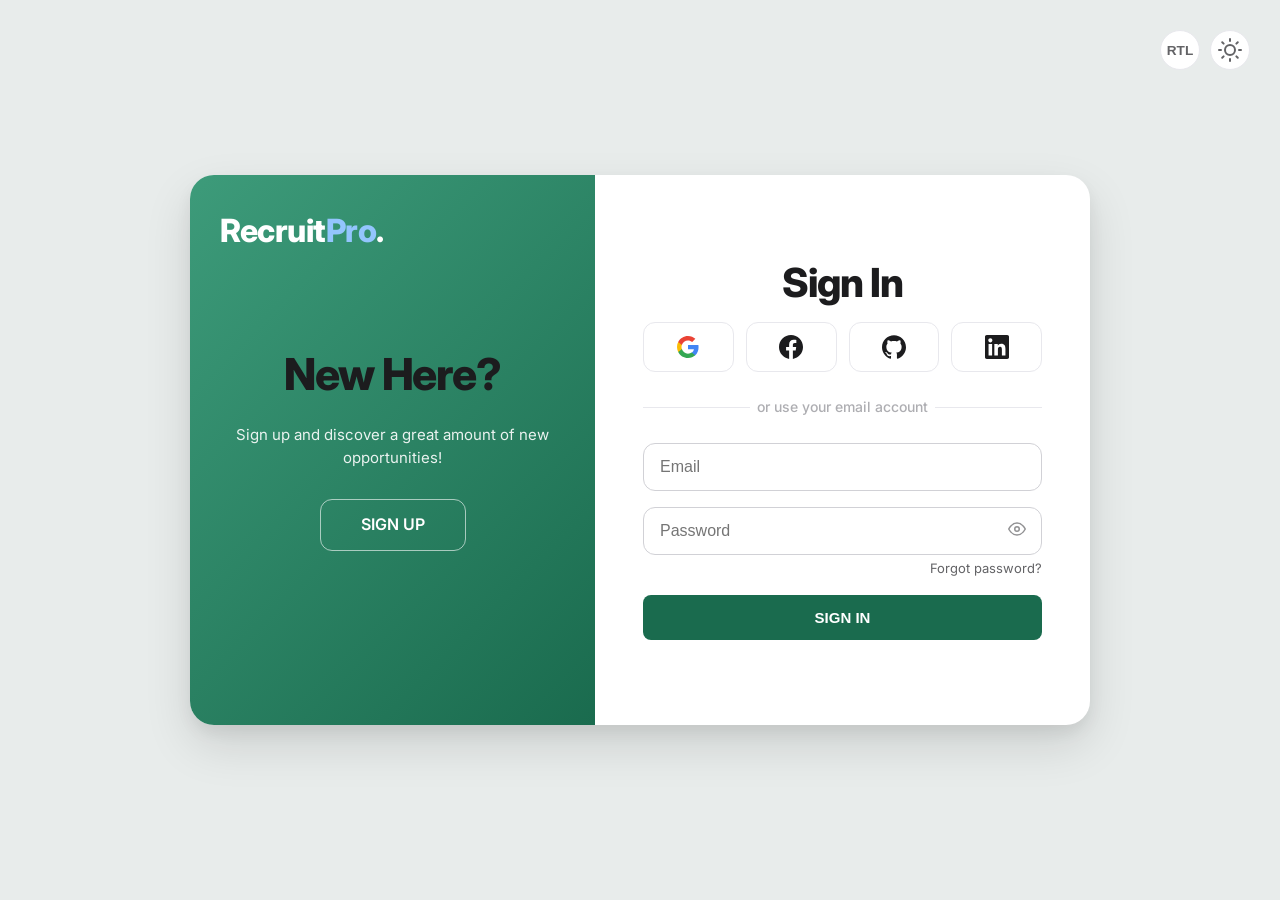
<file: pages/login.html>
<!DOCTYPE html>
<html lang="en" dir="ltr" data-theme="light">

<head>
    <meta charset="UTF-8">
    <meta name="viewport" content="width=device-width, initial-scale=1.0">
    <title>Login | RecruitPro</title>
    <link rel="stylesheet" href="../assets/css/style.css">
    <link rel="stylesheet" href="../assets/css/responsive.css">
    <link rel="stylesheet" href="../assets/css/dark-mode.css">
    <link rel="stylesheet" href="../assets/css/rtl.css">
    <script src="../assets/js/main.js" defer></script>

    <script>document.documentElement.dir = localStorage.getItem('dir') || 'ltr';</script>
</head>

<body>
    <div class="split-auth-page">
        <!-- Floating Theme Toggles -->
        <div class="auth-floating-toggles">
            <button class="rtl-toggle-btn" aria-label="Toggle RTL">RTL</button>
            <button class="theme-toggle-btn" aria-label="Toggle Theme">
            <svg class="sun-icon" width="24" height="24" viewBox="0 0 24 24" fill="none" stroke="currentColor"
                stroke-width="2" stroke-linecap="round" stroke-linejoin="round">
                <circle cx="12" cy="12" r="5"></circle>
                <line x1="12" y1="1" x2="12" y2="3"></line>
                <line x1="12" y1="21" x2="12" y2="23"></line>
                <line x1="4.22" y1="4.22" x2="5.64" y2="5.64"></line>
                <line x1="18.36" y1="18.36" x2="19.78" y2="19.78"></line>
                <line x1="1" y1="12" x2="3" y2="12"></line>
                <line x1="21" y1="12" x2="23" y2="12"></line>
                <line x1="4.22" y1="19.78" x2="5.64" y2="18.36"></line>
                <line x1="18.36" y1="5.64" x2="19.78" y2="4.22"></line>
            </svg>
            <svg class="moon-icon" width="24" height="24" viewBox="0 0 24 24" fill="none" stroke="currentColor"
                stroke-width="2" stroke-linecap="round" stroke-linejoin="round">
                <path d="M21 12.79A9 9 0 1 1 11.21 3 7 7 0 0 0 21 12.79z"></path>
            </svg>
        </button>
        </div>

        <div class="split-auth-container animate-on-scroll">
            <!-- Left Panel (Decorative) -->
            <div class="split-auth-left">
                <!-- Logo -->
                <a href="index.html" class="nav-brand split-auth-logo">Recruit<span>Pro</span>.</a>

                <h2>New Here?</h2>
                <p>Sign up and discover a great amount of new opportunities!</p>
                <a href="signup.html" class="split-auth-ghost-btn">SIGN UP</a>
            </div>

            <!-- Right Panel (Form) -->
            <div class="split-auth-right">
                <h2 style="justify-content: center; text-align: center;">Sign In</h2>

                <div class="social-icons-row">
                    <button class="social-icon-btn" aria-label="Google">
                        <svg viewBox="0 0 24 24" fill="currentColor" xmlns="http://www.w3.org/2000/svg">
                            <path
                                d="M22.56 12.25c0-.78-.07-1.53-.2-2.25H12v4.26h5.92c-.26 1.37-1.04 2.53-2.21 3.31v2.77h3.57c2.08-1.92 3.28-4.74 3.28-8.09z"
                                fill="#4285F4" />
                            <path
                                d="M12 23c2.97 0 5.46-.98 7.28-2.66l-3.57-2.77c-.98.66-2.23 1.06-3.71 1.06-2.86 0-5.29-1.93-6.16-4.53H2.18v2.84C3.99 20.53 7.7 23 12 23z"
                                fill="#34A853" />
                            <path
                                d="M5.84 14.09c-.22-.66-.35-1.36-.35-2.09s.13-1.43.35-2.09V7.07H2.18C1.43 8.55 1 10.22 1 12s.43 3.45 1.18 4.93l2.85-2.22.81-.62z"
                                fill="#FBBC05" />
                            <path
                                d="M12 5.38c1.62 0 3.06.56 4.21 1.64l3.15-3.15C17.45 2.09 14.97 1 12 1 7.7 1 3.99 3.47 2.18 7.07l3.66 2.84c.87-2.6 3.3-4.53 6.16-4.53z"
                                fill="#EA4335" />
                        </svg>
                    </button>
                    <button class="social-icon-btn" aria-label="Facebook">
                        <svg viewBox="0 0 24 24" fill="currentColor">
                            <path
                                d="M24 12.073c0-6.627-5.373-12-12-12s-12 5.373-12 12c0 5.99 4.388 10.954 10.125 11.854v-8.385H7.078v-3.47h3.047V9.43c0-3.007 1.792-4.669 4.533-4.669 1.312 0 2.686.235 2.686.235v2.953H15.83c-1.491 0-1.956.925-1.956 1.874v2.25h3.328l-.532 3.47h-2.796v8.385C19.612 23.027 24 18.062 24 12.073z" />
                        </svg>
                    </button>
                    <button class="social-icon-btn" aria-label="GitHub">
                        <svg viewBox="0 0 24 24" fill="currentColor">
                            <path
                                d="M12 .297c-6.63 0-12 5.373-12 12 0 5.303 3.438 9.8 8.205 11.385.6.113.82-.258.82-.577 0-.285-.01-1.04-.015-2.04-3.338.724-4.042-1.61-4.042-1.61C4.422 18.07 3.633 17.7 3.633 17.7c-1.087-.744.084-.729.084-.729 1.205.084 1.838 1.236 1.838 1.236 1.07 1.835 2.809 1.305 3.495.998.108-.776.417-1.305.76-1.605-2.665-.3-5.466-1.332-5.466-5.93 0-1.31.465-2.38 1.235-3.22-.135-.303-.54-1.523.105-3.176 0 0 1.005-.322 3.3 1.23.96-.267 1.98-.399 3-.405 1.02.006 2.04.138 3 .405 2.28-1.552 3.285-1.23 3.285-1.23.645 1.653.24 2.873.12 3.176.765.84 1.23 1.91 1.23 3.22 0 4.61-2.805 5.625-5.475 5.92.42.36.81 1.096.81 2.22 0 1.606-.015 2.896-.015 3.286 0 .315.21.69.825.57C20.565 22.092 24 17.592 24 12.297c0-6.627-5.373-12-12-12" />
                        </svg>
                    </button>
                    <button class="social-icon-btn" aria-label="LinkedIn">
                        <svg viewBox="0 0 24 24" fill="currentColor">
                            <path
                                d="M20.447 20.452h-3.554v-5.569c0-1.328-.027-3.037-1.852-3.037-1.853 0-2.136 1.445-2.136 2.939v5.667H9.351V9h3.414v1.561h.046c.477-.9 1.637-1.85 3.37-1.85 3.601 0 4.267 2.37 4.267 5.455v6.286zM5.337 7.433c-1.144 0-2.063-.926-2.063-2.065 0-1.138.92-2.063 2.063-2.063 1.14 0 2.064.925 2.064 2.063 0 1.139-.925 2.065-2.064 2.065zm1.782 13.019H3.555V9h3.564v11.452zM22.225 0H1.771C.792 0 0 .774 0 1.729v20.542C0 23.227.792 24 1.771 24h20.451C23.2 24 24 23.227 24 22.271V1.729C24 .774 23.2 0 22.222 0h.003z" />
                        </svg>
                    </button>
                </div>

                <div class="split-auth-divider">or use your email account</div>

                <form class="split-auth-form" action="candidate-dashboard.html">
                    <input type="email" class="split-auth-input" placeholder="Email" required>
                    <div style="position: relative; width: 100%;">
                        <input type="password" class="split-auth-input" placeholder="Password" required>
                        <button type="button" class="password-toggle-btn" aria-label="Toggle Password Visibility"
                            style="right: 12px; top: 22px;">
                            <svg class="eye-icon" viewBox="0 0 24 24" fill="none" stroke="currentColor" stroke-width="2"
                                stroke-linecap="round" stroke-linejoin="round">
                                <path d="M1 12s4-8 11-8 11 8 11 8-4 8-11 8-11-8-11-8z"></path>
                                <circle cx="12" cy="12" r="3"></circle>
                            </svg>
                            <svg class="eye-off-icon" viewBox="0 0 24 24" fill="none" stroke="currentColor"
                                stroke-width="2" stroke-linecap="round" stroke-linejoin="round" style="display: none;">
                                <path
                                    d="M17.94 17.94A10.07 10.07 0 0 1 12 20c-7 0-11-8-11-8a18.45 18.45 0 0 1 5.06-5.94M9.9 4.24A9.12 9.12 0 0 1 12 4c7 0 11 8 11 8a18.5 18.5 0 0 1-2.16 3.19m-6.72-1.07a3 3 0 1 1-4.24-4.24">
                                </path>
                                <line x1="1" y1="1" x2="23" y2="23"></line>
                            </svg>
                        </button>
                        <a href="#"
                            style="position: absolute; right: 0; bottom: -24px; font-size: 0.8125rem; color: var(--text-secondary); text-decoration: none;">Forgot
                            password?</a>
                    </div>

                    <button type="button" class="split-auth-submit-btn" style="margin-top: 24px;"
                        onclick="window.location.href='candidate-dashboard.html'">SIGN IN</button>
                </form>
            </div>
        </div>
    </div>
</body>

</html>
</file>
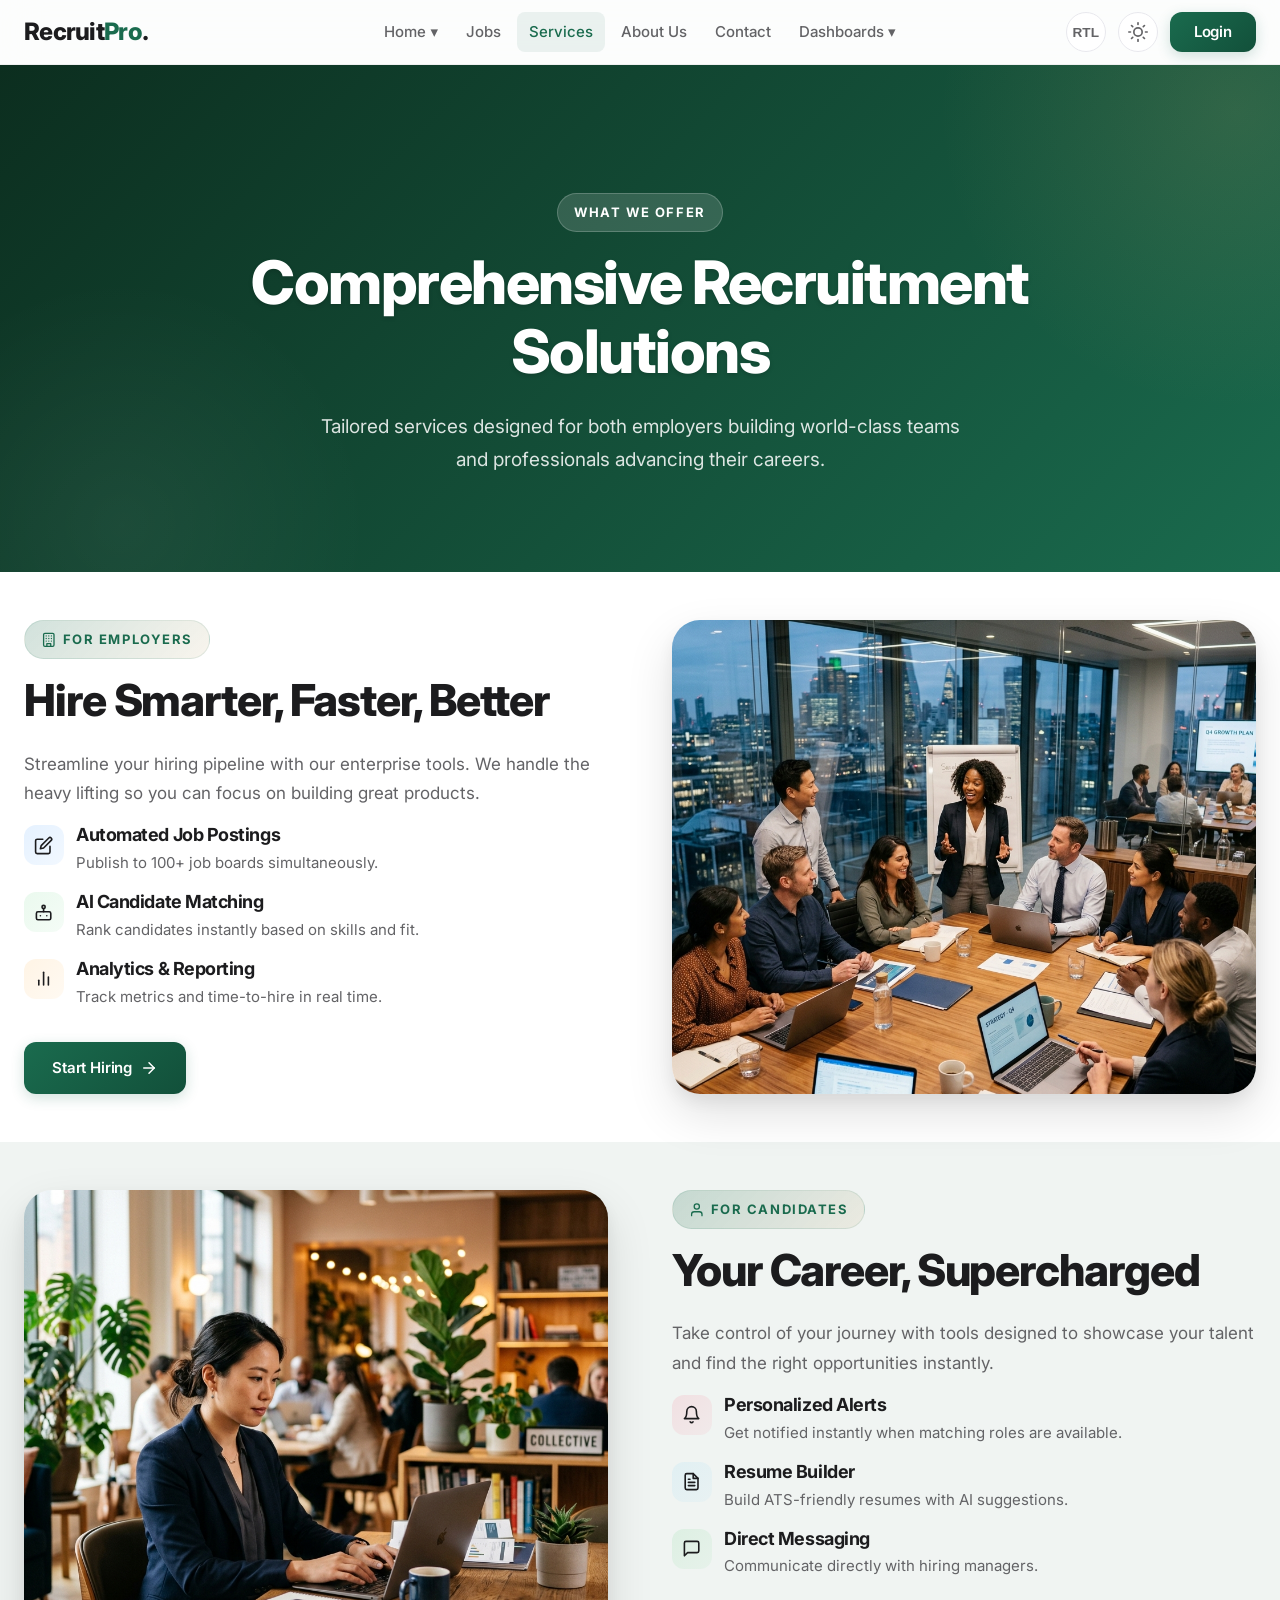
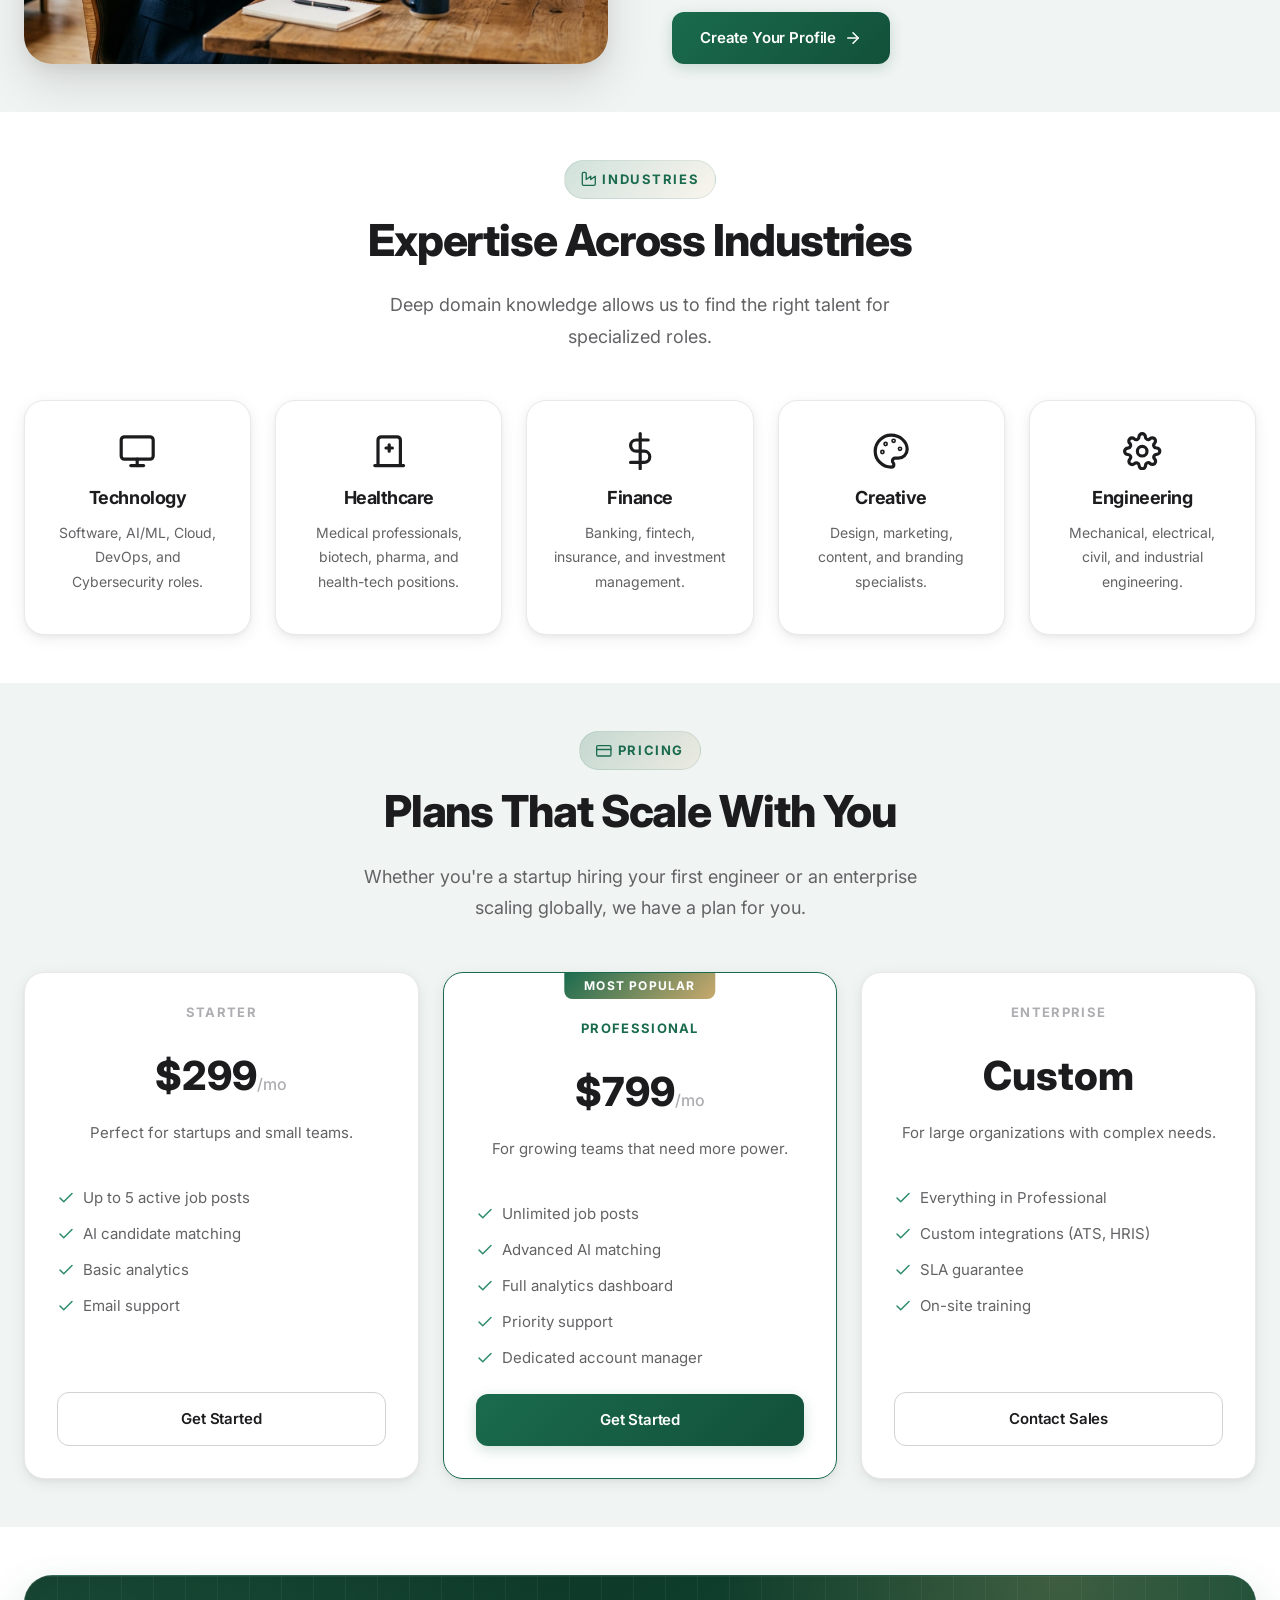
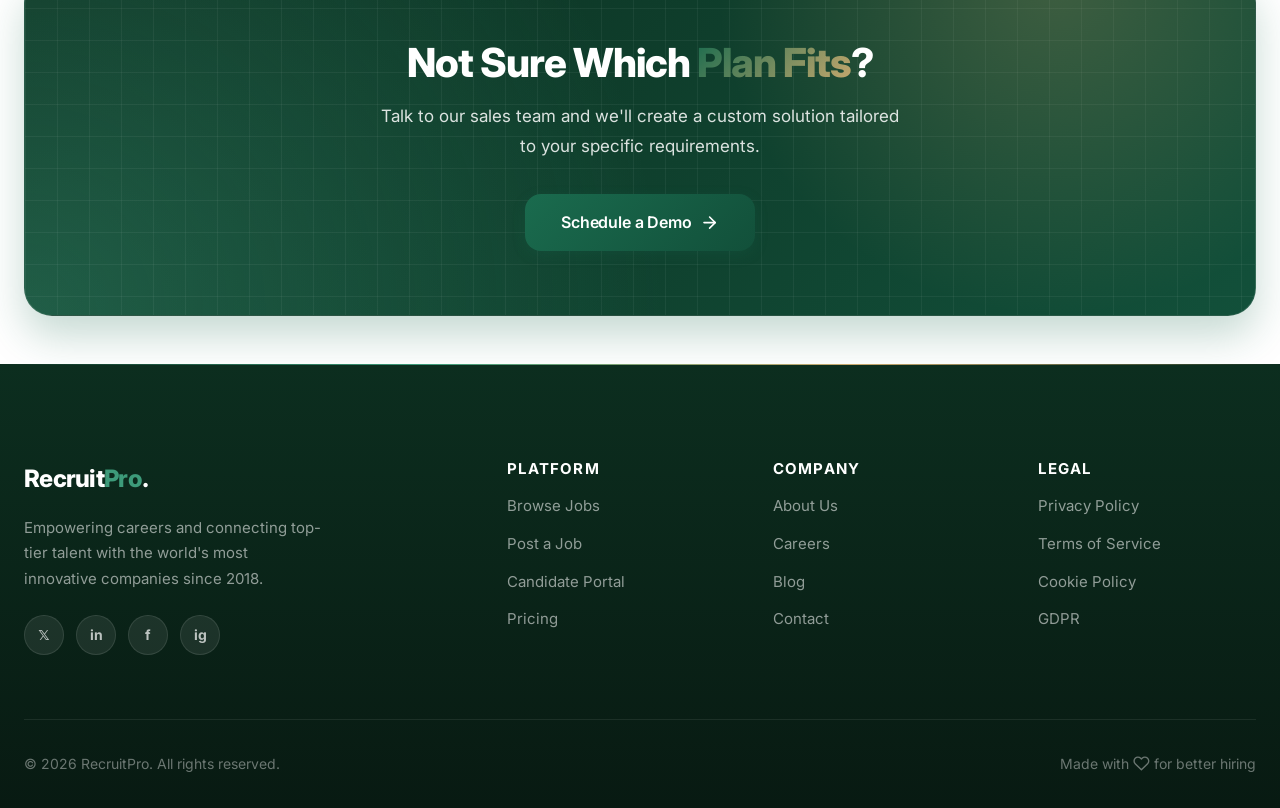
<file: pages/services.html>
<!DOCTYPE html>
<html lang="en" dir="ltr" data-theme="light">
<head>
    <meta charset="UTF-8">
    <meta name="viewport" content="width=device-width, initial-scale=1.0">
    <meta name="description" content="Explore RecruitPro's comprehensive staffing and recruitment services for employers and job seekers worldwide.">
    <title>Our Services | RecruitPro</title>

    <link rel="stylesheet" href="../assets/css/style.css">
    <link rel="stylesheet" href="../assets/css/responsive.css">
    <link rel="stylesheet" href="../assets/css/dark-mode.css">
    <link rel="stylesheet" href="../assets/css/rtl.css">
    <script src="../assets/js/main.js" defer></script>

    <script>document.documentElement.dir = localStorage.getItem('dir') || 'ltr';</script>
</head>
<body>

        <!-- ============ NAVIGATION ============ -->
    <header class="navbar">
        <div class="nav-container">
            <a href="index.html" class="nav-brand">Recruit<span>Pro</span>.</a>

            <nav class="nav-menu">
                <div class="nav-item-dropdown">
                    <span class="nav-link" style="cursor: pointer;">Home ▾</span>
                    <div class="nav-dropdown-content">
                        <a href="index.html">Home 1 (Default)</a>
                        <a href="index-2.html">Home 2 (New)</a>
                    </div>
                </div>
                <a href="jobs.html" class="nav-link">Jobs</a>
                <a href="services.html" class="nav-link active">Services</a>
                <a href="about.html" class="nav-link">About Us</a>
                <a href="contact.html" class="nav-link">Contact</a>
                <div class="nav-item-dropdown">
                    <span class="nav-link" style="cursor: pointer;">Dashboards ▾</span>
                    <div class="nav-dropdown-content">
                        <a href="candidate-dashboard.html">Candidate Portal</a>
                        <a href="employer-dashboard.html">Employer Portal</a>
                    </div>
                </div>
            </nav>

            <div class="nav-actions">
                <button class="rtl-toggle-btn" aria-label="Toggle RTL">RTL</button>
                <button class="theme-toggle-btn" aria-label="Toggle Theme">
                    <svg class="sun-icon" width="20" height="20" viewBox="0 0 24 24" fill="none" stroke="currentColor" stroke-width="2" stroke-linecap="round" stroke-linejoin="round"><circle cx="12" cy="12" r="5"></circle><line x1="12" y1="1" x2="12" y2="3"></line><line x1="12" y1="21" x2="12" y2="23"></line><line x1="4.22" y1="4.22" x2="5.64" y2="5.64"></line><line x1="18.36" y1="18.36" x2="19.78" y2="19.78"></line><line x1="1" y1="12" x2="3" y2="12"></line><line x1="21" y1="12" x2="23" y2="12"></line><line x1="4.22" y1="19.78" x2="5.64" y2="18.36"></line><line x1="18.36" y1="5.64" x2="19.78" y2="4.22"></line></svg>
                    <svg class="moon-icon" width="20" height="20" viewBox="0 0 24 24" fill="none" stroke="currentColor" stroke-width="2" stroke-linecap="round" stroke-linejoin="round"><path d="M21 12.79A9 9 0 1 1 11.21 3 7 7 0 0 0 21 12.79z"></path></svg>
                </button>
                <a href="login.html" class="btn btn-primary" style="padding: var(--s2) var(--s5);">Login</a>
            </div>

            <button class="hamburger" aria-label="Toggle Navigation">
                <span></span>
                <span></span>
                <span></span>
            </button>
        </div>
    </header>

    <main>
        <!-- ============ SECTION 1: PAGE HEADER ============ -->
        <section class="page-header">
            <div class="container">
                <span class="section-subtitle" style="color: white; background: rgba(255,255,255,0.15); border-color: rgba(255,255,255,0.2);">What We Offer</span>
                <h1>Comprehensive Recruitment <br>Solutions</h1>
                <p>Tailored services designed for both employers building world-class teams and professionals advancing their careers.</p>
            </div>
        </section>

        <!-- ============ SECTION 2: FOR EMPLOYERS ============ -->
        <section class="section" style="background: var(--surface);">
            <div class="container">
                <div class="grid grid-2" style="gap: var(--s8); align-items: stretch;">
                    <div class="animate-on-scroll">
                        <div class="mobile-text-center">
                            <span class="section-subtitle"><svg xmlns="http://www.w3.org/2000/svg" width="1.2em" height="1.2em" viewBox="0 0 24 24" fill="none" stroke="currentColor" stroke-width="2" stroke-linecap="round" stroke-linejoin="round" style="vertical-align: text-bottom; display: inline-block;"><rect x="4" y="2" width="16" height="20" rx="2" ry="2"></rect><path d="M9 22v-4h6v4"></path><path d="M8 6h.01"></path><path d="M16 6h.01"></path><path d="M12 6h.01"></path><path d="M12 10h.01"></path><path d="M12 14h.01"></path><path d="M16 10h.01"></path><path d="M16 14h.01"></path><path d="M8 10h.01"></path><path d="M8 14h.01"></path></svg> For Employers</span>
                            <h2>Hire Smarter, Faster, Better</h2>
                            <p>Streamline your hiring pipeline with our enterprise tools. We handle the heavy lifting so you can focus on building great products.</p>
                        </div>
                        
                        <div style="display: flex; flex-direction: column; gap: var(--s4); margin-top: var(--s4);">
                            <div style="display: flex; gap: var(--s3); align-items: flex-start;">
                                <div style="width: 40px; height: 40px; border-radius: var(--r-md); background: linear-gradient(135deg, rgba(0,122,255,0.1), rgba(0,122,255,0.05)); display: flex; align-items: center; justify-content: center; flex-shrink: 0;"><svg xmlns="http://www.w3.org/2000/svg" width="1.2em" height="1.2em" viewBox="0 0 24 24" fill="none" stroke="currentColor" stroke-width="2" stroke-linecap="round" stroke-linejoin="round" style="vertical-align: text-bottom; display: inline-block;"><path d="M11 4H4a2 2 0 0 0-2 2v14a2 2 0 0 0 2 2h14a2 2 0 0 0 2-2v-7"></path><path d="M18.5 2.5a2.121 2.121 0 0 1 3 3L12 15l-4 1 1-4 9.5-9.5z"></path></svg></div>
                                <div>
                                    <h4 style="margin-bottom: 4px;">Automated Job Postings</h4>
                                    <p style="font-size: 0.9375rem; margin: 0;">Publish to 100+ job boards simultaneously.</p>
                                </div>
                            </div>
                            <div style="display: flex; gap: var(--s3); align-items: flex-start;">
                                <div style="width: 40px; height: 40px; border-radius: var(--r-md); background: linear-gradient(135deg, rgba(52,199,89,0.1), rgba(52,199,89,0.05)); display: flex; align-items: center; justify-content: center; flex-shrink: 0;"><svg xmlns="http://www.w3.org/2000/svg" width="1.2em" height="1.2em" viewBox="0 0 24 24" fill="none" stroke="currentColor" stroke-width="2" stroke-linecap="round" stroke-linejoin="round" style="vertical-align: text-bottom; display: inline-block;"><rect x="3" y="11" width="18" height="10" rx="2"></rect><circle cx="12" cy="5" r="2"></circle><path d="M12 7v4"></path><line x1="8" y1="16" x2="8" y2="16"></line><line x1="16" y1="16" x2="16" y2="16"></line></svg></div>
                                <div>
                                    <h4 style="margin-bottom: 4px;">AI Candidate Matching</h4>
                                    <p style="font-size: 0.9375rem; margin: 0;">Rank candidates instantly based on skills and fit.</p>
                                </div>
                            </div>
                            <div style="display: flex; gap: var(--s3); align-items: flex-start;">
                                <div style="width: 40px; height: 40px; border-radius: var(--r-md); background: linear-gradient(135deg, rgba(255,149,0,0.1), rgba(255,149,0,0.05)); display: flex; align-items: center; justify-content: center; flex-shrink: 0;"><svg xmlns="http://www.w3.org/2000/svg" width="1.2em" height="1.2em" viewBox="0 0 24 24" fill="none" stroke="currentColor" stroke-width="2" stroke-linecap="round" stroke-linejoin="round" style="vertical-align: text-bottom; display: inline-block;"><line x1="18" y1="20" x2="18" y2="10"></line><line x1="12" y1="20" x2="12" y2="4"></line><line x1="6" y1="20" x2="6" y2="14"></line></svg></div>
                                <div>
                                    <h4 style="margin-bottom: 4px;">Analytics & Reporting</h4>
                                    <p style="font-size: 0.9375rem; margin: 0;">Track metrics and time-to-hire in real time.</p>
                                </div>
                            </div>
                        </div>

                        <div class="mobile-text-center">
                            <a href="employer-dashboard.html" class="btn btn-primary" style="margin-top: var(--s6);">Start Hiring <svg xmlns="http://www.w3.org/2000/svg" width="1.2em" height="1.2em" viewBox="0 0 24 24" fill="none" stroke="currentColor" stroke-width="2" stroke-linecap="round" stroke-linejoin="round" style="vertical-align: text-bottom; display: inline-block;"><line x1="5" y1="12" x2="19" y2="12"></line><polyline points="12 5 19 12 12 19"></polyline></svg></a>
                        </div>
                    </div>
                    <div class="animate-on-scroll animate-delay-2" style="position: relative; height: 100%; min-height: 300px;">
                        <img src="../assets/images/meeting-room.png" alt="Team discussing hiring strategy in a modern conference room" style="position: absolute; top: 0; left: 0; width: 100%; height: 100%; object-fit: cover; border-radius: var(--r-2xl); box-shadow: var(--shadow-xl);">
                    </div>
                </div>
            </div>
        </section>

        <!-- ============ SECTION 3: FOR CANDIDATES ============ -->
        <section class="section">
            <div class="container">
                <div class="grid grid-2" style="gap: var(--s8); align-items: stretch;">
                    <div class="animate-on-scroll animate-delay-1" style="position: relative; height: 100%; min-height: 300px;">
                        <img src="../assets/images/candidate-working.png" alt="Professional working on their career development" style="position: absolute; top: 0; left: 0; width: 100%; height: 100%; object-fit: cover; border-radius: var(--r-2xl); box-shadow: var(--shadow-xl);">
                    </div>
                    <div class="animate-on-scroll animate-delay-2">
                        <div class="mobile-text-center">
                            <span class="section-subtitle"><svg xmlns="http://www.w3.org/2000/svg" width="1.2em" height="1.2em" viewBox="0 0 24 24" fill="none" stroke="currentColor" stroke-width="2" stroke-linecap="round" stroke-linejoin="round" style="vertical-align: text-bottom; display: inline-block;"><path d="M20 21v-2a4 4 0 0 0-4-4H8a4 4 0 0 0-4 4v2"></path><circle cx="12" cy="7" r="4"></circle></svg> For Candidates</span>
                            <h2>Your Career, Supercharged</h2>
                            <p>Take control of your journey with tools designed to showcase your talent and find the right opportunities instantly.</p>
                        </div>
                        
                        <div style="display: flex; flex-direction: column; gap: var(--s4); margin-top: var(--s4);">
                            <div style="display: flex; gap: var(--s3); align-items: flex-start;">
                                <div style="width: 40px; height: 40px; border-radius: var(--r-md); background: linear-gradient(135deg, rgba(255,45,85,0.1), rgba(255,45,85,0.05)); display: flex; align-items: center; justify-content: center; flex-shrink: 0;"><svg xmlns="http://www.w3.org/2000/svg" width="1.2em" height="1.2em" viewBox="0 0 24 24" fill="none" stroke="currentColor" stroke-width="2" stroke-linecap="round" stroke-linejoin="round" style="vertical-align: text-bottom; display: inline-block;"><path d="M18 8A6 6 0 0 0 6 8c0 7-3 9-3 9h18s-3-2-3-9"></path><path d="M13.73 21a2 2 0 0 1-3.46 0"></path></svg></div>
                                <div>
                                    <h4 style="margin-bottom: 4px;">Personalized Alerts</h4>
                                    <p style="font-size: 0.9375rem; margin: 0;">Get notified instantly when matching roles are available.</p>
                                </div>
                            </div>
                            <div style="display: flex; gap: var(--s3); align-items: flex-start;">
                                <div style="width: 40px; height: 40px; border-radius: var(--r-md); background: linear-gradient(135deg, rgba(90,200,250,0.1), rgba(90,200,250,0.05)); display: flex; align-items: center; justify-content: center; flex-shrink: 0;"><svg xmlns="http://www.w3.org/2000/svg" width="1.2em" height="1.2em" viewBox="0 0 24 24" fill="none" stroke="currentColor" stroke-width="2" stroke-linecap="round" stroke-linejoin="round" style="vertical-align: text-bottom; display: inline-block;"><path d="M14 2H6a2 2 0 0 0-2 2v16a2 2 0 0 0 2 2h12a2 2 0 0 0 2-2V8z"></path><polyline points="14 2 14 8 20 8"></polyline><line x1="16" y1="13" x2="8" y2="13"></line><line x1="16" y1="17" x2="8" y2="17"></line><polyline points="10 9 9 9 8 9"></polyline></svg></div>
                                <div>
                                    <h4 style="margin-bottom: 4px;">Resume Builder</h4>
                                    <p style="font-size: 0.9375rem; margin: 0;">Build ATS-friendly resumes with AI suggestions.</p>
                                </div>
                            </div>
                            <div style="display: flex; gap: var(--s3); align-items: flex-start;">
                                <div style="width: 40px; height: 40px; border-radius: var(--r-md); background: linear-gradient(135deg, rgba(52,199,89,0.1), rgba(52,199,89,0.05)); display: flex; align-items: center; justify-content: center; flex-shrink: 0;"><svg xmlns="http://www.w3.org/2000/svg" width="1.2em" height="1.2em" viewBox="0 0 24 24" fill="none" stroke="currentColor" stroke-width="2" stroke-linecap="round" stroke-linejoin="round" style="vertical-align: text-bottom; display: inline-block;"><path d="M21 15a2 2 0 0 1-2 2H7l-4 4V5a2 2 0 0 1 2-2h14a2 2 0 0 1 2 2z"></path></svg></div>
                                <div>
                                    <h4 style="margin-bottom: 4px;">Direct Messaging</h4>
                                    <p style="font-size: 0.9375rem; margin: 0;">Communicate directly with hiring managers.</p>
                                </div>
                            </div>
                        </div>

                        <div class="mobile-text-center">
                            <a href="candidate-dashboard.html" class="btn btn-primary" style="margin-top: var(--s6);">Create Your Profile <svg xmlns="http://www.w3.org/2000/svg" width="1.2em" height="1.2em" viewBox="0 0 24 24" fill="none" stroke="currentColor" stroke-width="2" stroke-linecap="round" stroke-linejoin="round" style="vertical-align: text-bottom; display: inline-block;"><line x1="5" y1="12" x2="19" y2="12"></line><polyline points="12 5 19 12 12 19"></polyline></svg></a>
                        </div>
                    </div>
                </div>
            </div>
        </section>

        <!-- ============ SECTION 4: INDUSTRIES WE SERVE ============ -->
        <section class="section" style="background: var(--surface);">
            <div class="container">
                <div class="text-center animate-on-scroll" style="margin-bottom: var(--s7);">
                    <span class="section-subtitle"><svg xmlns="http://www.w3.org/2000/svg" width="1.2em" height="1.2em" viewBox="0 0 24 24" fill="none" stroke="currentColor" stroke-width="2" stroke-linecap="round" stroke-linejoin="round" style="vertical-align: text-bottom; display: inline-block;"><path d="M2 20a2 2 0 0 0 2 2h16a2 2 0 0 0 2-2V8l-7 5V8l-7 5V4a2 2 0 0 0-2-2H4a2 2 0 0 0-2 2Z"></path></svg> Industries</span>
                    <h2 class="section-title mx-auto">Expertise Across Industries</h2>
                    <p class="section-desc mx-auto">Deep domain knowledge allows us to find the right talent for specialized roles.</p>
                </div>

                <div class="feature-grid" style="grid-template-columns: repeat(auto-fit, minmax(200px, 1fr));">
                    <div class="card text-center animate-on-scroll animate-delay-1" style="padding: var(--s5);">
                        <div style="font-size: 2rem; margin-bottom: var(--s3);"><svg xmlns="http://www.w3.org/2000/svg" width="1.2em" height="1.2em" viewBox="0 0 24 24" fill="none" stroke="currentColor" stroke-width="2" stroke-linecap="round" stroke-linejoin="round" style="vertical-align: text-bottom; display: inline-block;"><rect x="2" y="3" width="20" height="14" rx="2" ry="2"></rect><line x1="8" y1="21" x2="16" y2="21"></line><line x1="12" y1="17" x2="12" y2="21"></line></svg></div>
                        <h4>Technology</h4>
                        <p style="font-size: 0.875rem;">Software, AI/ML, Cloud, DevOps, and Cybersecurity roles.</p>
                    </div>
                    <div class="card text-center animate-on-scroll animate-delay-2" style="padding: var(--s5);">
                        <div style="font-size: 2rem; margin-bottom: var(--s3);"><svg xmlns="http://www.w3.org/2000/svg" width="1.2em" height="1.2em" viewBox="0 0 24 24" fill="none" stroke="currentColor" stroke-width="2" stroke-linecap="round" stroke-linejoin="round" style="vertical-align: text-bottom; display: inline-block;"><path d="M3 21h18M5 21V5a2 2 0 0 1 2-2h10a2 2 0 0 1 2 2v16M12 8v4M10 10h4"></path></svg></div>
                        <h4>Healthcare</h4>
                        <p style="font-size: 0.875rem;">Medical professionals, biotech, pharma, and health-tech positions.</p>
                    </div>
                    <div class="card text-center animate-on-scroll animate-delay-3" style="padding: var(--s5);">
                        <div style="font-size: 2rem; margin-bottom: var(--s3);"><svg xmlns="http://www.w3.org/2000/svg" width="1.2em" height="1.2em" viewBox="0 0 24 24" fill="none" stroke="currentColor" stroke-width="2" stroke-linecap="round" stroke-linejoin="round" style="vertical-align: text-bottom; display: inline-block;"><line x1="12" y1="1" x2="12" y2="23"></line><path d="M17 5H9.5a3.5 3.5 0 0 0 0 7h5a3.5 3.5 0 0 1 0 7H6"></path></svg></div>
                        <h4>Finance</h4>
                        <p style="font-size: 0.875rem;">Banking, fintech, insurance, and investment management.</p>
                    </div>
                    <div class="card text-center animate-on-scroll animate-delay-1" style="padding: var(--s5);">
                        <div style="font-size: 2rem; margin-bottom: var(--s3);"><svg xmlns="http://www.w3.org/2000/svg" width="1.2em" height="1.2em" viewBox="0 0 24 24" fill="none" stroke="currentColor" stroke-width="2" stroke-linecap="round" stroke-linejoin="round" style="vertical-align: text-bottom; display: inline-block;"><circle cx="13.5" cy="5.5" r=".5"></circle><circle cx="17.5" cy="10.5" r=".5"></circle><circle cx="8.5" cy="7.5" r=".5"></circle><circle cx="6.5" cy="12.5" r=".5"></circle><path d="M12 2C6.5 2 2 6.5 2 12s4.5 10 10 10c.926 0 1.648-.746 1.648-1.688 0-.437-.18-.835-.437-1.125-.29-.289-.438-.652-.438-1.125a1.64 1.64 0 0 1 1.668-1.668h1.996c3.051 0 5.555-2.503 5.555-5.554C21.965 6.012 17.461 2 12 2z"></path></svg></div>
                        <h4>Creative</h4>
                        <p style="font-size: 0.875rem;">Design, marketing, content, and branding specialists.</p>
                    </div>
                    <div class="card text-center animate-on-scroll animate-delay-2" style="padding: var(--s5);">
                        <div style="font-size: 2rem; margin-bottom: var(--s3);"><svg xmlns="http://www.w3.org/2000/svg" width="1.2em" height="1.2em" viewBox="0 0 24 24" fill="none" stroke="currentColor" stroke-width="2" stroke-linecap="round" stroke-linejoin="round" style="vertical-align: text-bottom; display: inline-block;"><circle cx="12" cy="12" r="3"></circle><path d="M19.4 15a1.65 1.65 0 0 0 .33 1.82l.06.06a2 2 0 0 1 0 2.83 2 2 0 0 1-2.83 0l-.06-.06a1.65 1.65 0 0 0-1.82-.33 1.65 1.65 0 0 0-1 1.51V21a2 2 0 0 1-2 2 2 2 0 0 1-2-2v-.09A1.65 1.65 0 0 0 9 19.4a1.65 1.65 0 0 0-1.82.33l-.06.06a2 2 0 0 1-2.83 0 2 2 0 0 1 0-2.83l.06-.06a1.65 1.65 0 0 0 .33-1.82 1.65 1.65 0 0 0-1.51-1H3a2 2 0 0 1-2-2 2 2 0 0 1 2-2h.09A1.65 1.65 0 0 0 4.6 9a1.65 1.65 0 0 0-.33-1.82l-.06-.06a2 2 0 0 1 0-2.83 2 2 0 0 1 2.83 0l.06.06a1.65 1.65 0 0 0 1.82.33H9a1.65 1.65 0 0 0 1-1.51V3a2 2 0 0 1 2-2 2 2 0 0 1 2 2v.09a1.65 1.65 0 0 0 1 1.51 1.65 1.65 0 0 0 1.82-.33l.06-.06a2 2 0 0 1 2.83 0 2 2 0 0 1 0 2.83l-.06.06a1.65 1.65 0 0 0-.33 1.82V9a1.65 1.65 0 0 0 1.51 1H21a2 2 0 0 1 2 2 2 2 0 0 1-2 2h-.09a1.65 1.65 0 0 0-1.51 1z"></path></svg>️</div>
                        <h4>Engineering</h4>
                        <p style="font-size: 0.875rem;">Mechanical, electrical, civil, and industrial engineering.</p>
                    </div>
                    </div>
                </div>
            </div>
        </section>

        <!-- ============ SECTION 5: PRICING ============ -->
        <section class="section">
            <div class="container">
                <div class="text-center animate-on-scroll" style="margin-bottom: var(--s7);">
                    <span class="section-subtitle"><svg xmlns="http://www.w3.org/2000/svg" width="1.2em" height="1.2em" viewBox="0 0 24 24" fill="none" stroke="currentColor" stroke-width="2" stroke-linecap="round" stroke-linejoin="round" style="vertical-align: text-bottom; display: inline-block;"><rect x="1" y="4" width="22" height="16" rx="2" ry="2"></rect><line x1="1" y1="10" x2="23" y2="10"></line></svg> Pricing</span>
                    <h2 class="section-title mx-auto">Plans That Scale With You</h2>
                    <p class="section-desc mx-auto">Whether you're a startup hiring your first engineer or an enterprise scaling globally, we have a plan for you.</p>
                </div>

                <div class="grid grid-3">
                    <div class="card animate-on-scroll animate-delay-1" style="text-align: center; display: flex; flex-direction: column; height: 100%;">
                        <h4 style="color: var(--text-tertiary); text-transform: uppercase; letter-spacing: 0.1em; font-size: 0.8125rem;">Starter</h4>
                        <div style="font-size: 2.5rem; font-weight: 800; color: var(--text); margin: var(--s3) 0;">$299<span style="font-size: 1rem; color: var(--text-tertiary); font-weight: 500;">/mo</span></div>
                        <p style="font-size: 0.9375rem;">Perfect for startups and small teams.</p>
                        <ul style="text-align: left; margin: var(--s5) 0; display: flex; flex-direction: column; gap: var(--s3);">
                            <li style="display: flex; gap: var(--s2); color: var(--text-secondary); font-size: 0.9375rem;">
                                <span style="color: var(--success);"><svg xmlns="http://www.w3.org/2000/svg" width="1.2em" height="1.2em" viewBox="0 0 24 24" fill="none" stroke="currentColor" stroke-width="2" stroke-linecap="round" stroke-linejoin="round" style="vertical-align: text-bottom; display: inline-block;"><polyline points="20 6 9 17 4 12"></polyline></svg></span> Up to 5 active job posts
                            </li>
                            <li style="display: flex; gap: var(--s2); color: var(--text-secondary); font-size: 0.9375rem;">
                                <span style="color: var(--success);"><svg xmlns="http://www.w3.org/2000/svg" width="1.2em" height="1.2em" viewBox="0 0 24 24" fill="none" stroke="currentColor" stroke-width="2" stroke-linecap="round" stroke-linejoin="round" style="vertical-align: text-bottom; display: inline-block;"><polyline points="20 6 9 17 4 12"></polyline></svg></span> AI candidate matching
                            </li>
                            <li style="display: flex; gap: var(--s2); color: var(--text-secondary); font-size: 0.9375rem;">
                                <span style="color: var(--success);"><svg xmlns="http://www.w3.org/2000/svg" width="1.2em" height="1.2em" viewBox="0 0 24 24" fill="none" stroke="currentColor" stroke-width="2" stroke-linecap="round" stroke-linejoin="round" style="vertical-align: text-bottom; display: inline-block;"><polyline points="20 6 9 17 4 12"></polyline></svg></span> Basic analytics
                            </li>
                            <li style="display: flex; gap: var(--s2); color: var(--text-secondary); font-size: 0.9375rem;">
                                <span style="color: var(--success);"><svg xmlns="http://www.w3.org/2000/svg" width="1.2em" height="1.2em" viewBox="0 0 24 24" fill="none" stroke="currentColor" stroke-width="2" stroke-linecap="round" stroke-linejoin="round" style="vertical-align: text-bottom; display: inline-block;"><polyline points="20 6 9 17 4 12"></polyline></svg></span> Email support
                            </li>
                        </ul>
                        <a href="contact.html" class="btn btn-secondary" style="width: 100%; margin-top: auto;">Get Started</a>
                    </div>

                    <div class="card animate-on-scroll animate-delay-2" style="text-align: center; border-color: var(--primary); position: relative; display: flex; flex-direction: column; height: 100%;">
                        <div style="position: absolute; top: -1px; left: 50%; transform: translateX(-50%); background: linear-gradient(135deg, var(--primary), var(--secondary)); color: white; padding: 4px 20px; border-radius: 0 0 var(--r-sm) var(--r-sm); font-size: 0.75rem; font-weight: 700; text-transform: uppercase; letter-spacing: 0.1em;">Most Popular</div>
                        <h4 style="color: var(--primary); text-transform: uppercase; letter-spacing: 0.1em; font-size: 0.8125rem; margin-top: var(--s4);">Professional</h4>
                        <div style="font-size: 2.5rem; font-weight: 800; color: var(--text); margin: var(--s3) 0;">$799<span style="font-size: 1rem; color: var(--text-tertiary); font-weight: 500;">/mo</span></div>
                        <p style="font-size: 0.9375rem;">For growing teams that need more power.</p>
                        <ul style="text-align: left; margin: var(--s5) 0; display: flex; flex-direction: column; gap: var(--s3);">
                            <li style="display: flex; gap: var(--s2); color: var(--text-secondary); font-size: 0.9375rem;">
                                <span style="color: var(--success);"><svg xmlns="http://www.w3.org/2000/svg" width="1.2em" height="1.2em" viewBox="0 0 24 24" fill="none" stroke="currentColor" stroke-width="2" stroke-linecap="round" stroke-linejoin="round" style="vertical-align: text-bottom; display: inline-block;"><polyline points="20 6 9 17 4 12"></polyline></svg></span> Unlimited job posts
                            </li>
                            <li style="display: flex; gap: var(--s2); color: var(--text-secondary); font-size: 0.9375rem;">
                                <span style="color: var(--success);"><svg xmlns="http://www.w3.org/2000/svg" width="1.2em" height="1.2em" viewBox="0 0 24 24" fill="none" stroke="currentColor" stroke-width="2" stroke-linecap="round" stroke-linejoin="round" style="vertical-align: text-bottom; display: inline-block;"><polyline points="20 6 9 17 4 12"></polyline></svg></span> Advanced AI matching
                            </li>
                            <li style="display: flex; gap: var(--s2); color: var(--text-secondary); font-size: 0.9375rem;">
                                <span style="color: var(--success);"><svg xmlns="http://www.w3.org/2000/svg" width="1.2em" height="1.2em" viewBox="0 0 24 24" fill="none" stroke="currentColor" stroke-width="2" stroke-linecap="round" stroke-linejoin="round" style="vertical-align: text-bottom; display: inline-block;"><polyline points="20 6 9 17 4 12"></polyline></svg></span> Full analytics dashboard
                            </li>
                            <li style="display: flex; gap: var(--s2); color: var(--text-secondary); font-size: 0.9375rem;">
                                <span style="color: var(--success);"><svg xmlns="http://www.w3.org/2000/svg" width="1.2em" height="1.2em" viewBox="0 0 24 24" fill="none" stroke="currentColor" stroke-width="2" stroke-linecap="round" stroke-linejoin="round" style="vertical-align: text-bottom; display: inline-block;"><polyline points="20 6 9 17 4 12"></polyline></svg></span> Priority support
                            </li>
                            <li style="display: flex; gap: var(--s2); color: var(--text-secondary); font-size: 0.9375rem;">
                                <span style="color: var(--success);"><svg xmlns="http://www.w3.org/2000/svg" width="1.2em" height="1.2em" viewBox="0 0 24 24" fill="none" stroke="currentColor" stroke-width="2" stroke-linecap="round" stroke-linejoin="round" style="vertical-align: text-bottom; display: inline-block;"><polyline points="20 6 9 17 4 12"></polyline></svg></span> Dedicated account manager
                            </li>
                        </ul>
                        <a href="contact.html" class="btn btn-primary" style="width: 100%; margin-top: auto;">Get Started</a>
                    </div>

                    <div class="card animate-on-scroll animate-delay-3" style="text-align: center; display: flex; flex-direction: column; height: 100%;">
                        <h4 style="color: var(--text-tertiary); text-transform: uppercase; letter-spacing: 0.1em; font-size: 0.8125rem;">Enterprise</h4>
                        <div style="font-size: 2.5rem; font-weight: 800; color: var(--text); margin: var(--s3) 0;">Custom</div>
                        <p style="font-size: 0.9375rem;">For large organizations with complex needs.</p>
                        <ul style="text-align: left; margin: var(--s5) 0; display: flex; flex-direction: column; gap: var(--s3);">
                            <li style="display: flex; gap: var(--s2); color: var(--text-secondary); font-size: 0.9375rem;">
                                <span style="color: var(--success);"><svg xmlns="http://www.w3.org/2000/svg" width="1.2em" height="1.2em" viewBox="0 0 24 24" fill="none" stroke="currentColor" stroke-width="2" stroke-linecap="round" stroke-linejoin="round" style="vertical-align: text-bottom; display: inline-block;"><polyline points="20 6 9 17 4 12"></polyline></svg></span> Everything in Professional
                            </li>
                            <li style="display: flex; gap: var(--s2); color: var(--text-secondary); font-size: 0.9375rem;">
                                <span style="color: var(--success);"><svg xmlns="http://www.w3.org/2000/svg" width="1.2em" height="1.2em" viewBox="0 0 24 24" fill="none" stroke="currentColor" stroke-width="2" stroke-linecap="round" stroke-linejoin="round" style="vertical-align: text-bottom; display: inline-block;"><polyline points="20 6 9 17 4 12"></polyline></svg></span> Custom integrations (ATS, HRIS)
                            </li>
                            <li style="display: flex; gap: var(--s2); color: var(--text-secondary); font-size: 0.9375rem;">
                                <span style="color: var(--success);"><svg xmlns="http://www.w3.org/2000/svg" width="1.2em" height="1.2em" viewBox="0 0 24 24" fill="none" stroke="currentColor" stroke-width="2" stroke-linecap="round" stroke-linejoin="round" style="vertical-align: text-bottom; display: inline-block;"><polyline points="20 6 9 17 4 12"></polyline></svg></span> SLA guarantee
                            </li>
                            <li style="display: flex; gap: var(--s2); color: var(--text-secondary); font-size: 0.9375rem;">
                                <span style="color: var(--success);"><svg xmlns="http://www.w3.org/2000/svg" width="1.2em" height="1.2em" viewBox="0 0 24 24" fill="none" stroke="currentColor" stroke-width="2" stroke-linecap="round" stroke-linejoin="round" style="vertical-align: text-bottom; display: inline-block;"><polyline points="20 6 9 17 4 12"></polyline></svg></span> On-site training
                            </li>
                        </ul>
                        <a href="contact.html" class="btn btn-secondary" style="width: 100%; margin-top: auto;">Contact Sales</a>
                    </div>
                </div>
            </div>
        </section>

        <!-- ============ SECTION 6: CTA ============ -->
        <section class="section" style="background: var(--surface);">
            <div class="container">
                <div class="cta-banner animate-on-scroll">
                    <h2 style="font-size: clamp(1.75rem, 4vw, 2.5rem); max-width: 600px; margin: 0 auto var(--s4);">Not Sure Which <span class="text-gradient">Plan Fits</span>?</h2>
                    <p style="max-width: 520px; margin: 0 auto var(--s6); font-size: 1.0625rem;">Talk to our sales team and we'll create a custom solution tailored to your specific requirements.</p>
                    <div class="flex-center gap-4 flex-wrap" style="position: relative; z-index: 1;">
                        <a href="contact.html" class="btn btn-primary btn-lg">Schedule a Demo <svg xmlns="http://www.w3.org/2000/svg" width="1.2em" height="1.2em" viewBox="0 0 24 24" fill="none" stroke="currentColor" stroke-width="2" stroke-linecap="round" stroke-linejoin="round" style="vertical-align: text-bottom; display: inline-block;"><line x1="5" y1="12" x2="19" y2="12"></line><polyline points="12 5 19 12 12 19"></polyline></svg></a>
                    </div>
                </div>
            </div>
        </section>
    </main>

    <!-- ============ FOOTER ============ -->
    <footer class="footer">
        <div class="container">
            <div class="footer-grid">
                <div>
                    <div class="footer-brand">Recruit<span>Pro</span>.</div>
                    <p style="max-width: 300px; margin-bottom: var(--s5);">Empowering careers and connecting top-tier talent with the world's most innovative companies since 2018.</p>
                    <div class="footer-social">
                        <a href="#" aria-label="Twitter">𝕏</a>
                        <a href="#" aria-label="LinkedIn">in</a>
                        <a href="#" aria-label="Facebook">f</a>
                        <a href="#" aria-label="Instagram">ig</a>
                    </div>
                </div>
                <div>
                    <h4>Platform</h4>
                    <ul class="footer-links">
                        <li><a href="jobs.html">Browse Jobs</a></li>
                        <li><a href="employer-dashboard.html">Post a Job</a></li>
                        <li><a href="candidate-dashboard.html">Candidate Portal</a></li>
                        <li><a href="coming-soon.html">Pricing</a></li>
                    </ul>
                </div>
                <div>
                    <h4>Company</h4>
                    <ul class="footer-links">
                        <li><a href="about.html">About Us</a></li>
                        <li><a href="coming-soon.html">Careers</a></li>
                        <li><a href="coming-soon.html">Blog</a></li>
                        <li><a href="contact.html">Contact</a></li>
                    </ul>
                </div>
                <div>
                    <h4>Legal</h4>
                    <ul class="footer-links">
                        <li><a href="coming-soon.html">Privacy Policy</a></li>
                        <li><a href="coming-soon.html">Terms of Service</a></li>
                        <li><a href="coming-soon.html">Cookie Policy</a></li>
                        <li><a href="coming-soon.html">GDPR</a></li>
                    </ul>
                </div>
            </div>
            <div class="footer-bottom">
                <p>&copy; 2026 RecruitPro. All rights reserved.</p>
                <p>Made with <svg xmlns="http://www.w3.org/2000/svg" width="1.2em" height="1.2em" viewBox="0 0 24 24" fill="none" stroke="currentColor" stroke-width="2" stroke-linecap="round" stroke-linejoin="round" style="vertical-align: text-bottom; display: inline-block;"><path d="M20.84 4.61a5.5 5.5 0 0 0-7.78 0L12 5.67l-1.06-1.06a5.5 5.5 0 0 0-7.78 7.78l1.06 1.06L12 21.23l7.78-7.78 1.06-1.06a5.5 5.5 0 0 0 0-7.78z"></path></svg>️ for better hiring</p>
            </div>
        </div>
    </footer>

</body>
</html>
</file>
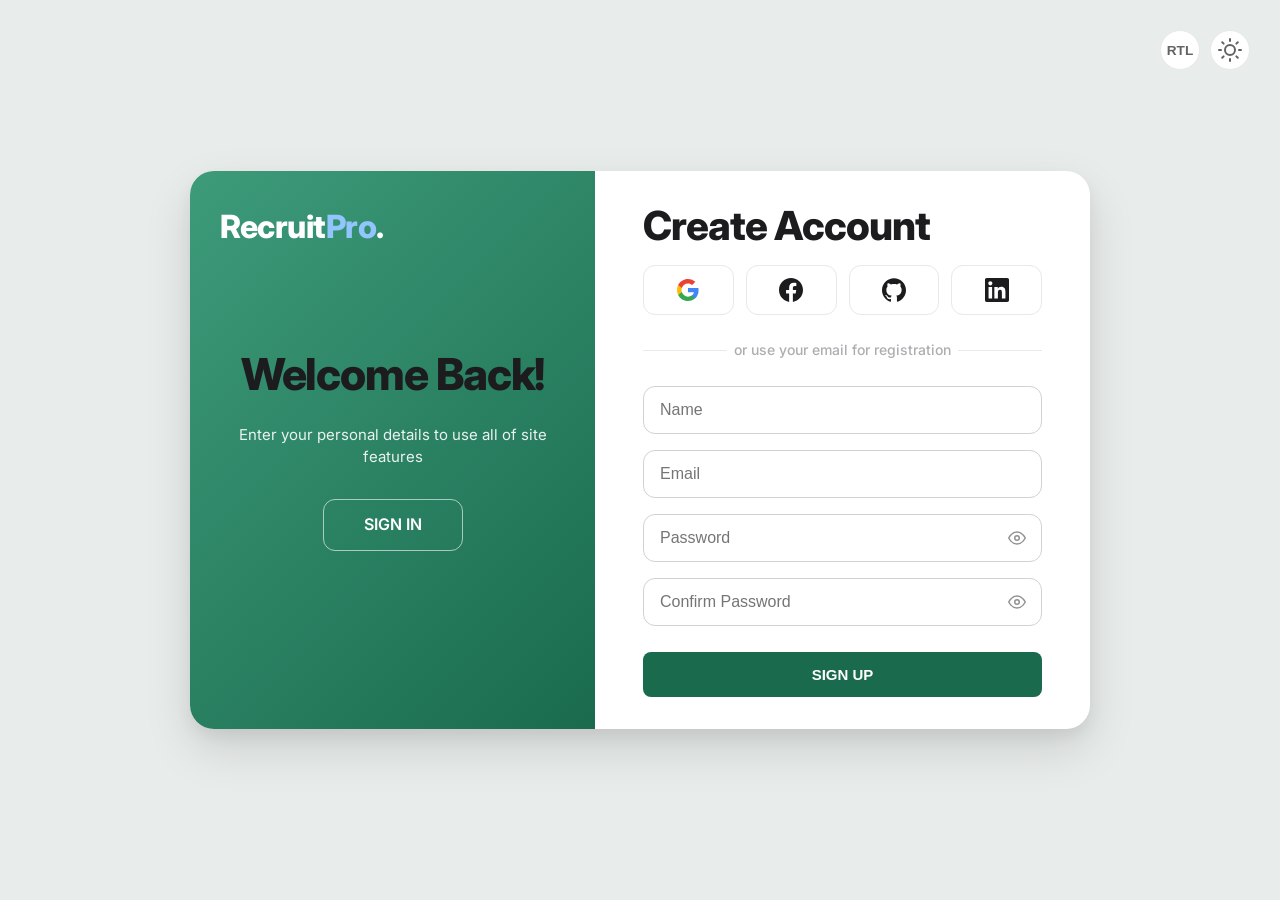
<file: pages/signup.html>
<!DOCTYPE html>
<html lang="en" dir="ltr" data-theme="light">
<head>
    <meta charset="UTF-8">
    <meta name="viewport" content="width=device-width, initial-scale=1.0">
    <title>Create Account | RecruitPro</title>
    <link rel="stylesheet" href="../assets/css/style.css">
    <link rel="stylesheet" href="../assets/css/responsive.css">
    <link rel="stylesheet" href="../assets/css/dark-mode.css">
    <link rel="stylesheet" href="../assets/css/rtl.css">
    <script src="../assets/js/main.js" defer></script>

    <script>document.documentElement.dir = localStorage.getItem('dir') || 'ltr';</script>
</head>
<body>
    <div class="split-auth-page">
        <!-- Floating Theme Toggles -->
        <div class="auth-floating-toggles">
            <button class="rtl-toggle-btn" aria-label="Toggle RTL">RTL</button>
            <button class="theme-toggle-btn" aria-label="Toggle Theme">
            <svg class="sun-icon" width="24" height="24" viewBox="0 0 24 24" fill="none" stroke="currentColor" stroke-width="2" stroke-linecap="round" stroke-linejoin="round"><circle cx="12" cy="12" r="5"></circle><line x1="12" y1="1" x2="12" y2="3"></line><line x1="12" y1="21" x2="12" y2="23"></line><line x1="4.22" y1="4.22" x2="5.64" y2="5.64"></line><line x1="18.36" y1="18.36" x2="19.78" y2="19.78"></line><line x1="1" y1="12" x2="3" y2="12"></line><line x1="21" y1="12" x2="23" y2="12"></line><line x1="4.22" y1="19.78" x2="5.64" y2="18.36"></line><line x1="18.36" y1="5.64" x2="19.78" y2="4.22"></line></svg>
            <svg class="moon-icon" width="24" height="24" viewBox="0 0 24 24" fill="none" stroke="currentColor" stroke-width="2" stroke-linecap="round" stroke-linejoin="round"><path d="M21 12.79A9 9 0 1 1 11.21 3 7 7 0 0 0 21 12.79z"></path></svg>
        </button>
        </div>

        <div class="split-auth-container animate-on-scroll">
            <!-- Left Panel (Decorative) -->
            <div class="split-auth-left">
                <!-- Logo -->
                <a href="index.html" class="nav-brand split-auth-logo">Recruit<span>Pro</span>.</a>
                
                <h2>Welcome Back!</h2>
                <p>Enter your personal details to use all of site features</p>
                <a href="login.html" class="split-auth-ghost-btn">SIGN IN</a>
            </div>

            <!-- Right Panel (Form) -->
            <div class="split-auth-right">
                <h2>Create Account</h2>
                
                <div class="social-icons-row">
                    <button class="social-icon-btn" aria-label="Google">
                        <svg viewBox="0 0 24 24" fill="currentColor" xmlns="http://www.w3.org/2000/svg"><path d="M22.56 12.25c0-.78-.07-1.53-.2-2.25H12v4.26h5.92c-.26 1.37-1.04 2.53-2.21 3.31v2.77h3.57c2.08-1.92 3.28-4.74 3.28-8.09z" fill="#4285F4"/><path d="M12 23c2.97 0 5.46-.98 7.28-2.66l-3.57-2.77c-.98.66-2.23 1.06-3.71 1.06-2.86 0-5.29-1.93-6.16-4.53H2.18v2.84C3.99 20.53 7.7 23 12 23z" fill="#34A853"/><path d="M5.84 14.09c-.22-.66-.35-1.36-.35-2.09s.13-1.43.35-2.09V7.07H2.18C1.43 8.55 1 10.22 1 12s.43 3.45 1.18 4.93l2.85-2.22.81-.62z" fill="#FBBC05"/><path d="M12 5.38c1.62 0 3.06.56 4.21 1.64l3.15-3.15C17.45 2.09 14.97 1 12 1 7.7 1 3.99 3.47 2.18 7.07l3.66 2.84c.87-2.6 3.3-4.53 6.16-4.53z" fill="#EA4335"/></svg>
                    </button>
                    <button class="social-icon-btn" aria-label="Facebook">
                        <svg viewBox="0 0 24 24" fill="currentColor"><path d="M24 12.073c0-6.627-5.373-12-12-12s-12 5.373-12 12c0 5.99 4.388 10.954 10.125 11.854v-8.385H7.078v-3.47h3.047V9.43c0-3.007 1.792-4.669 4.533-4.669 1.312 0 2.686.235 2.686.235v2.953H15.83c-1.491 0-1.956.925-1.956 1.874v2.25h3.328l-.532 3.47h-2.796v8.385C19.612 23.027 24 18.062 24 12.073z"/></svg>
                    </button>
                    <button class="social-icon-btn" aria-label="GitHub">
                        <svg viewBox="0 0 24 24" fill="currentColor"><path d="M12 .297c-6.63 0-12 5.373-12 12 0 5.303 3.438 9.8 8.205 11.385.6.113.82-.258.82-.577 0-.285-.01-1.04-.015-2.04-3.338.724-4.042-1.61-4.042-1.61C4.422 18.07 3.633 17.7 3.633 17.7c-1.087-.744.084-.729.084-.729 1.205.084 1.838 1.236 1.838 1.236 1.07 1.835 2.809 1.305 3.495.998.108-.776.417-1.305.76-1.605-2.665-.3-5.466-1.332-5.466-5.93 0-1.31.465-2.38 1.235-3.22-.135-.303-.54-1.523.105-3.176 0 0 1.005-.322 3.3 1.23.96-.267 1.98-.399 3-.405 1.02.006 2.04.138 3 .405 2.28-1.552 3.285-1.23 3.285-1.23.645 1.653.24 2.873.12 3.176.765.84 1.23 1.91 1.23 3.22 0 4.61-2.805 5.625-5.475 5.92.42.36.81 1.096.81 2.22 0 1.606-.015 2.896-.015 3.286 0 .315.21.69.825.57C20.565 22.092 24 17.592 24 12.297c0-6.627-5.373-12-12-12"/></svg>
                    </button>
                    <button class="social-icon-btn" aria-label="LinkedIn">
                        <svg viewBox="0 0 24 24" fill="currentColor"><path d="M20.447 20.452h-3.554v-5.569c0-1.328-.027-3.037-1.852-3.037-1.853 0-2.136 1.445-2.136 2.939v5.667H9.351V9h3.414v1.561h.046c.477-.9 1.637-1.85 3.37-1.85 3.601 0 4.267 2.37 4.267 5.455v6.286zM5.337 7.433c-1.144 0-2.063-.926-2.063-2.065 0-1.138.92-2.063 2.063-2.063 1.14 0 2.064.925 2.064 2.063 0 1.139-.925 2.065-2.064 2.065zm1.782 13.019H3.555V9h3.564v11.452zM22.225 0H1.771C.792 0 0 .774 0 1.729v20.542C0 23.227.792 24 1.771 24h20.451C23.2 24 24 23.227 24 22.271V1.729C24 .774 23.2 0 22.222 0h.003z"/></svg>
                    </button>
                </div>
                
                <div class="split-auth-divider">or use your email for registration</div>

                <form class="split-auth-form" action="candidate-dashboard.html">
                    <input type="text" class="split-auth-input" placeholder="Name" required>
                    <input type="email" class="split-auth-input" placeholder="Email" required>
                    <div style="position: relative; width: 100%;">
                        <input type="password" class="split-auth-input" placeholder="Password" required>
                        <button type="button" class="password-toggle-btn" aria-label="Toggle Password Visibility">
                            <svg class="eye-icon" viewBox="0 0 24 24" fill="none" stroke="currentColor" stroke-width="2" stroke-linecap="round" stroke-linejoin="round"><path d="M1 12s4-8 11-8 11 8 11 8-4 8-11 8-11-8-11-8z"></path><circle cx="12" cy="12" r="3"></circle></svg>
                            <svg class="eye-off-icon" viewBox="0 0 24 24" fill="none" stroke="currentColor" stroke-width="2" stroke-linecap="round" stroke-linejoin="round" style="display: none;"><path d="M17.94 17.94A10.07 10.07 0 0 1 12 20c-7 0-11-8-11-8a18.45 18.45 0 0 1 5.06-5.94M9.9 4.24A9.12 9.12 0 0 1 12 4c7 0 11 8 11 8a18.5 18.5 0 0 1-2.16 3.19m-6.72-1.07a3 3 0 1 1-4.24-4.24"></path><line x1="1" y1="1" x2="23" y2="23"></line></svg>
                        </button>
                    </div>
                    <div style="position: relative; width: 100%;">
                        <input type="password" class="split-auth-input" placeholder="Confirm Password" required>
                        <button type="button" class="password-toggle-btn" aria-label="Toggle Password Visibility">
                            <svg class="eye-icon" viewBox="0 0 24 24" fill="none" stroke="currentColor" stroke-width="2" stroke-linecap="round" stroke-linejoin="round"><path d="M1 12s4-8 11-8 11 8 11 8-4 8-11 8-11-8-11-8z"></path><circle cx="12" cy="12" r="3"></circle></svg>
                            <svg class="eye-off-icon" viewBox="0 0 24 24" fill="none" stroke="currentColor" stroke-width="2" stroke-linecap="round" stroke-linejoin="round" style="display: none;"><path d="M17.94 17.94A10.07 10.07 0 0 1 12 20c-7 0-11-8-11-8a18.45 18.45 0 0 1 5.06-5.94M9.9 4.24A9.12 9.12 0 0 1 12 4c7 0 11 8 11 8a18.5 18.5 0 0 1-2.16 3.19m-6.72-1.07a3 3 0 1 1-4.24-4.24"></path><line x1="1" y1="1" x2="23" y2="23"></line></svg>
                        </button>
                    </div>
                    
                    <button type="button" class="split-auth-submit-btn" onclick="window.location.href='candidate-dashboard.html'">SIGN UP</button>
                </form>
            </div>
        </div>
    </div>
</body>
</html>
</file>
<file: assets/css/style.css>
/* ==========================================================================
   RecruitPro — Premium Design System v2.0
   Deep Emerald + Champagne Gold | Glassmorphism | Micro-Animations
   ========================================================================== */

@import url('https://fonts.googleapis.com/css2?family=Inter:wght@300;400;500;600;700;800;900&display=swap');

/* ---- CSS Reset & Root Variables ---- */
:root {
  /* Primary Palette — Deep Emerald */
  --primary: #1A6B4E;
  --primary-dark: #12503A;
  --primary-light: #3D9B7A;
  --primary-glow: rgba(26, 107, 78, 0.2);
  --primary-subtle: rgba(26, 107, 78, 0.08);

  /* Accent & Semantic — Champagne Gold & Burgundy */
  --accent: #8B2252;
  --accent-light: #B34474;
  --secondary: #C9A96E;
  --secondary-light: #D4B87A;
  --success: #2D8B6A;
  --warning: #D4A843;
  --error: #C0392B;
  --info: #6B5B95;

  /* Neutrals */
  --bg: #F0F4F2;
  --bg-alt: #E8ECEB;
  --surface: #FFFFFF;
  --surface-raised: #FFFFFF;
  --text: #1C1C1E;
  --text-secondary: #636366;
  --text-tertiary: #AEAEB2;
  --border: #D1D1D6;
  --border-light: #E8E8ED;
  --overlay: rgba(0, 0, 0, 0.4);

  /* Typography */
  --font: 'Inter', system-ui, -apple-system, BlinkMacSystemFont, "SF Pro Display", "Segoe UI", Roboto, Helvetica, Arial, sans-serif;

  /* Spacing (8px base) */
  --s1: 4px;
  --s2: 8px;
  --s3: 12px;
  --s4: 16px;
  --s5: 24px;
  --s6: 32px;
  --s7: 48px;
  --s8: 64px;
  --s9: 96px;
  --s10: 128px;

  /* Radius */
  --r-sm: 8px;
  --r-md: 12px;
  --r-lg: 16px;
  --r-xl: 20px;
  --r-2xl: 28px;
  --r-full: 9999px;

  /* Shadows */
  --shadow-xs: 0 1px 2px rgba(0, 0, 0, 0.04);
  --shadow-sm: 0 2px 8px rgba(0, 0, 0, 0.05), 0 1px 2px rgba(0, 0, 0, 0.03);
  --shadow-md: 0 4px 16px rgba(0, 0, 0, 0.07), 0 2px 4px rgba(0, 0, 0, 0.04);
  --shadow-lg: 0 8px 32px rgba(0, 0, 0, 0.09), 0 4px 8px rgba(0, 0, 0, 0.04);
  --shadow-xl: 0 20px 48px rgba(0, 0, 0, 0.12), 0 8px 16px rgba(0, 0, 0, 0.06);
  --shadow-glow: 0 0 40px rgba(26, 107, 78, 0.15);
  --shadow-card: 0 1px 3px rgba(0, 0, 0, 0.04), 0 6px 16px rgba(0, 0, 0, 0.04);

  /* Transitions */
  --ease: cubic-bezier(0.25, 0.46, 0.45, 0.94);
  --ease-bounce: cubic-bezier(0.34, 1.56, 0.64, 1);
  --ease-spring: cubic-bezier(0.175, 0.885, 0.32, 1.275);
  --t-fast: 0.2s;
  --t-normal: 0.35s;
  --t-slow: 0.5s;
}

/* ---- Keyframe Animations ---- */
@keyframes float {

  0%,
  100% {
    transform: translateY(0px) rotate(0deg);
  }

  33% {
    transform: translateY(-12px) rotate(1deg);
  }

  66% {
    transform: translateY(6px) rotate(-1deg);
  }
}

@keyframes fadeInUp {
  from {
    opacity: 0;
    transform: translateY(30px);
  }

  to {
    opacity: 1;
    transform: translateY(0);
  }
}

@keyframes fadeInDown {
  from {
    opacity: 0;
    transform: translateY(-20px);
  }

  to {
    opacity: 1;
    transform: translateY(0);
  }
}

@keyframes fadeInLeft {
  from {
    opacity: 0;
    transform: translateX(-30px);
  }

  to {
    opacity: 1;
    transform: translateX(0);
  }
}

@keyframes fadeInRight {
  from {
    opacity: 0;
    transform: translateX(30px);
  }

  to {
    opacity: 1;
    transform: translateX(0);
  }
}

@keyframes scaleIn {
  from {
    opacity: 0;
    transform: scale(0.9);
  }

  to {
    opacity: 1;
    transform: scale(1);
  }
}

@keyframes shimmer {
  0% {
    background-position: -200% 0;
  }

  100% {
    background-position: 200% 0;
  }
}

@keyframes pulse-glow {

  0%,
  100% {
    box-shadow: 0 0 0 0 rgba(26, 107, 78, 0.3);
  }

  50% {
    box-shadow: 0 0 0 12px rgba(26, 107, 78, 0);
  }
}

@keyframes gradient-shift {
  0% {
    background-position: 0% 50%;
  }

  50% {
    background-position: 100% 50%;
  }

  100% {
    background-position: 0% 50%;
  }
}

/* ---- Scroll Reveal Animations ---- */
.animate-on-scroll {
  opacity: 0;
  transform: translateY(28px);
  transition: opacity 0.7s var(--ease), transform 0.7s var(--ease);
}

.animate-on-scroll.visible {
  opacity: 1;
  transform: translateY(0);
}

.animate-delay-1 {
  transition-delay: 0.1s;
}

.animate-delay-2 {
  transition-delay: 0.2s;
}

.animate-delay-3 {
  transition-delay: 0.3s;
}

.animate-delay-4 {
  transition-delay: 0.4s;
}

.animate-delay-5 {
  transition-delay: 0.5s;
}

/* ---- Global Reset ---- */
*,
*::before,
*::after {
  margin: 0;
  padding: 0;
  box-sizing: border-box;
}

html, body {
  width: 100%;
  position: relative;
}

main {
  overflow-x: clip;
}

html {
  scroll-behavior: smooth;
  font-size: 16px;
}

body {
  font-family: var(--font);
  background-color: var(--bg);
  color: var(--text);
  line-height: 1.6;
  -webkit-font-smoothing: antialiased;
  -moz-osx-font-smoothing: grayscale;
}

a {
  color: var(--primary);
  text-decoration: none;
  transition: color var(--t-fast) var(--ease);
}

a:hover {
  color: var(--primary-dark);
}

img {
  max-width: 100%;
  height: auto;
  display: block;
}

ul {
  list-style: none;
}

::selection {
  background: var(--primary);
  color: white;
}

/* ==========================================================================
   Typography
   ========================================================================== */
h1,
h2,
h3,
h4,
h5,
h6 {
  font-weight: 700;
  line-height: 1.15;
  color: var(--text);
  letter-spacing: -0.025em;
}

h1 {
  font-size: clamp(2.25rem, 5vw, 3.75rem);
  margin-bottom: var(--s5);
  font-weight: 800;
}

h2 {
  font-size: clamp(1.75rem, 4vw, 2.75rem);
  margin-bottom: var(--s5);
  font-weight: 800;
}

h3 {
  font-size: clamp(1.25rem, 2.5vw, 1.5rem);
  margin-bottom: var(--s4);
}

h4 {
  font-size: 1.125rem;
  margin-bottom: var(--s3);
}

p {
  color: var(--text-secondary);
  margin-bottom: var(--s4);
  font-size: 1.0625rem;
  line-height: 1.75;
}

.section-subtitle {
  display: inline-flex;
  align-items: center;
  gap: 6px;
  font-size: 0.8125rem;
  font-weight: 700;
  text-transform: uppercase;
  letter-spacing: 0.12em;
  color: var(--primary);
  background: linear-gradient(135deg, var(--primary-glow), rgba(201, 169, 110, 0.12));
  padding: var(--s2) var(--s4);
  border-radius: var(--r-full);
  margin-bottom: var(--s4);
  border: 1px solid rgba(26, 107, 78, 0.1);
}

.section-header-flex {
  display: flex;
  justify-content: space-between;
  align-items: flex-end;
  margin-bottom: var(--s6);
  flex-wrap: wrap;
  gap: var(--s4);
}

.section-title {
  max-width: 680px;
}

.section-desc {
  max-width: 580px;
  font-size: 1.125rem;
}

.text-center {
  text-align: center;
}

.mx-auto {
  margin-left: auto;
  margin-right: auto;
}

.text-gradient {
  background: linear-gradient(135deg, var(--primary), var(--secondary));
  -webkit-background-clip: text;
  -webkit-text-fill-color: transparent;
  background-clip: text;
}

/* ==========================================================================
   Layout
   ========================================================================== */
.container {
  width: 100%;
  max-width: 1280px;
  margin: 0 auto;
  padding: 0 var(--s5);
}

.section {
  padding: 3rem 0;
  position: relative;
}

.grid {
  display: grid;
  gap: var(--s5);
}

.grid-2 {
  grid-template-columns: repeat(2, 1fr);
}

.grid-3 {
  grid-template-columns: repeat(3, 1fr);
}

.grid-4 {
  grid-template-columns: repeat(4, 1fr);
}

.dashboard-grid-layout {
  display: grid;
  grid-template-columns: 2fr 1fr;
  gap: var(--s5);
  align-items: start;
}
.dashboard-grid-layout > * {
  min-width: 0;
}

.flex {
  display: flex;
}

.flex-center {
  display: flex;
  align-items: center;
  justify-content: center;
}

.flex-between {
  display: flex;
  align-items: center;
  justify-content: space-between;
}

.flex-wrap {
  flex-wrap: wrap;
}

.gap-3 {
  gap: var(--s3);
}

.gap-4 {
  gap: var(--s4);
}

.gap-5 {
  gap: var(--s5);
}

.gap-6 {
  gap: var(--s6);
}

/* ==========================================================================
   Components — Buttons
   ========================================================================== */
.btn {
  display: inline-flex;
  align-items: center;
  justify-content: center;
  gap: var(--s2);
  padding: 14px 28px;
  font-size: 0.9375rem;
  font-weight: 600;
  font-family: var(--font);
  border-radius: var(--r-md);
  cursor: pointer;
  border: none;
  transition: all var(--t-fast) var(--ease);
  position: relative;
  overflow: hidden;
  white-space: nowrap;
  letter-spacing: -0.01em;
}

.btn::after {
  content: '';
  position: absolute;
  inset: 0;
  background: rgba(255, 255, 255, 0);
  transition: background var(--t-fast) var(--ease);
}

.btn:hover::after {
  background: rgba(255, 255, 255, 0.1);
}

.btn-primary {
  background: linear-gradient(135deg, var(--primary), var(--primary-dark));
  color: #fff;
  box-shadow: 0 4px 14px var(--primary-glow);
}

.btn-primary:hover {
  transform: translateY(-2px);
  box-shadow: 0 8px 24px rgba(26, 107, 78, 0.35);
  color: #fff;
}

.btn-secondary {
  background: var(--surface);
  color: var(--text);
  border: 1.5px solid var(--border);
}

.btn-secondary:hover {
  border-color: var(--primary);
  color: var(--primary);
  transform: translateY(-2px);
  box-shadow: var(--shadow-md);
}

.btn-accent {
  background: linear-gradient(135deg, var(--accent), var(--accent-light));
  color: #fff;
  box-shadow: 0 4px 14px rgba(139, 34, 82, 0.25);
}

.btn-accent:hover {
  transform: translateY(-2px);
  box-shadow: 0 6px 20px rgba(139, 34, 82, 0.35);
  color: #fff;
}

.btn-danger {
  background: transparent;
  color: #ef4444;
  border: 1.5px solid #ef4444;
}

.btn-danger:hover {
  background: rgba(239, 68, 68, 0.08);
  color: #dc2626;
  border-color: #dc2626;
  transform: translateY(-2px);
  box-shadow: 0 4px 12px rgba(239, 68, 68, 0.15);
}

.btn-lg {
  padding: 16px 36px;
  font-size: 1rem;
  border-radius: var(--r-lg);
}

.btn-icon {
  width: 48px;
  height: 48px;
  padding: 0;
  border-radius: var(--r-full);
}

/* ==========================================================================
   Components — Cards
   ========================================================================== */
.job-card {
  background: var(--surface);
  border-radius: var(--r-xl);
  padding: var(--s5);
  border: 1px solid var(--border-light);
  box-shadow: var(--shadow-card);
  transition: all var(--t-normal) var(--ease);
  position: relative;
  overflow: hidden;
  display: flex;
  flex-direction: column;
}

.job-card .btn {
  margin-top: auto;
}

.card {
  background: var(--surface);
  border-radius: var(--r-xl);
  padding: var(--s6);
  box-shadow: var(--shadow-md);
  border: 1px solid var(--border-light);
  transition: all var(--t-normal) var(--ease);
  position: relative;
  overflow: hidden;
}

.card::before {
  content: '';
  position: absolute;
  top: 0;
  left: 0;
  right: 0;
  height: 3px;
  background: linear-gradient(90deg, var(--primary), var(--secondary));
  transform: scaleX(0);
  transform-origin: left;
  transition: transform var(--t-normal) var(--ease);
}

.card:hover {
  transform: translateY(-6px);
  box-shadow: var(--shadow-lg);
}

.card:hover::before {
  transform: scaleX(1);
}

.card-glass {
  background: rgba(255, 255, 255, 0.7);
  backdrop-filter: blur(20px);
  -webkit-backdrop-filter: blur(20px);
  border: 1px solid rgba(255, 255, 255, 0.3);
}

.card-icon {
  width: 56px;
  height: 56px;
  border-radius: var(--r-lg);
  display: flex;
  align-items: center;
  justify-content: center;
  font-size: 1.5rem;
  margin-bottom: var(--s4);
  background: linear-gradient(135deg, var(--primary-glow), rgba(201, 169, 110, 0.15));
  color: var(--primary);
}

.card-img {
  width: 100%;
  height: 220px;
  object-fit: cover;
  border-radius: var(--r-lg);
  margin-bottom: var(--s4);
}

/* ==========================================================================
   Components — Feature Cards & Grid
   ========================================================================== */
.feature-grid {
  display: grid;
  grid-template-columns: repeat(auto-fit, minmax(280px, 1fr));
  gap: var(--s5);
}

.feature-card {
  background: linear-gradient(145deg, #eaf4ef, #dcf0e6);
  border-radius: var(--r-xl);
  padding: var(--s6);
  box-shadow: 0 10px 30px rgba(26, 107, 78, 0.1), inset 0 1px 0 rgba(255, 255, 255, 0.5);
  border: 1px solid rgba(26, 107, 78, 0.15);
  transition: all var(--t-normal) var(--ease);
  position: relative;
  overflow: hidden;
  backdrop-filter: blur(20px);
}

.feature-card::before {
  content: '';
  position: absolute;
  top: 0;
  left: 0;
  right: 0;
  height: 3px;
  background: linear-gradient(90deg, var(--primary), var(--secondary));
  transform: scaleX(0);
  transform-origin: left;
  transition: transform var(--t-normal) var(--ease);
}

.feature-card:hover {
  transform: translateY(-6px);
  box-shadow: 0 12px 40px rgba(26, 107, 78, 0.12);
}

.feature-card:hover::before {
  transform: scaleX(1);
}

.feature-icon {
  width: 56px;
  height: 56px;
  border-radius: var(--r-lg);
  display: flex;
  align-items: center;
  justify-content: center;
  font-size: 1.5rem;
  margin-bottom: var(--s4);
  transition: transform var(--t-fast) var(--ease);
}

.feature-card:hover .feature-icon {
  transform: scale(1.1);
}

.icon-blue {
  background: linear-gradient(135deg, rgba(0, 122, 255, 0.12), rgba(0, 122, 255, 0.04));
  color: #007AFF;
}

.icon-green {
  background: linear-gradient(135deg, rgba(45, 139, 106, 0.12), rgba(45, 139, 106, 0.04));
  color: var(--success);
}

.icon-purple {
  background: linear-gradient(135deg, rgba(107, 91, 149, 0.12), rgba(107, 91, 149, 0.04));
  color: var(--info);
}

.icon-orange {
  background: linear-gradient(135deg, rgba(212, 168, 67, 0.12), rgba(212, 168, 67, 0.04));
  color: var(--warning);
}

.icon-emerald {
  background: linear-gradient(135deg, var(--primary-glow), rgba(26, 107, 78, 0.06));
  color: var(--primary);
}

.icon-red {
  background: linear-gradient(135deg, rgba(192, 57, 43, 0.12), rgba(192, 57, 43, 0.04));
  color: var(--error);
}

/* ==========================================================================
   Components — Forms
   ========================================================================== */
.form-group {
  margin-bottom: var(--s5);
}

.form-label {
  display: block;
  font-size: 0.875rem;
  font-weight: 600;
  margin-bottom: var(--s2);
  color: var(--text);
}

.form-control {
  width: 100%;
  padding: 10px 14px;
  font-size: 0.875rem;
  font-family: var(--font);
  border: 1.5px solid var(--border);
  border-radius: var(--r-md);
  background: var(--surface);
  color: var(--text);
  transition: all var(--t-fast) var(--ease);
  outline: none;
}

.form-control:focus {
  border-color: var(--primary);
  box-shadow: 0 0 0 4px var(--primary-glow);
}

.form-control::placeholder {
  color: var(--text-tertiary);
}

.page-header .form-control::placeholder {
  color: rgba(255, 255, 255, 0.7) !important;
}

textarea.form-control {
  resize: vertical;
  min-height: 120px;
}

/* Validation */
.was-validated .form-control:invalid {
  border-color: var(--error);
  box-shadow: 0 0 0 4px rgba(192, 57, 43, 0.12);
}

.was-validated .form-control:valid {
  border-color: var(--success);
}

/* ==========================================================================
   Navigation
   ========================================================================== */
.navbar {
  position: sticky;
  top: 0;
  z-index: 1000;
  background: rgba(255, 255, 255, 0.8);
  backdrop-filter: saturate(180%) blur(20px);
  -webkit-backdrop-filter: saturate(180%) blur(20px);
  border-bottom: 1px solid rgba(0, 0, 0, 0.05);
  transition: all var(--t-normal) var(--ease);
}

.nav-container {
  display: flex;
  justify-content: space-between;
  align-items: center;
  gap: var(--s4);
  padding: var(--s3) var(--s5);
  max-width: 1280px;
  margin: 0 auto;
}

.nav-brand {
  font-size: 1.5rem;
  font-weight: 800;
  color: var(--text);
  text-decoration: none;
  letter-spacing: -0.03em;
  flex: 1;
}

.nav-brand span {
  color: var(--primary);
}

.mobile-brand {
  display: none !important;
}

.nav-menu {
  display: flex;
  align-items: center;
  gap: var(--s1);
}

.nav-link {
  color: var(--text-secondary);
  font-weight: 500;
  font-size: 0.9375rem;
  padding: var(--s2) var(--s3);
  border-radius: var(--r-sm);
  transition: all var(--t-fast) var(--ease);
  position: relative;
}

.nav-link:hover,
.nav-link.active {
  color: var(--primary);
  background: var(--primary-subtle);
}

.nav-actions {
  display: flex;
  align-items: center;
  gap: var(--s3);
  justify-content: flex-end;
  flex: 1;
}

/* Theme & RTL Toggles */
.theme-toggle-btn, .rtl-toggle-btn {
  display: flex;
  align-items: center;
  justify-content: center;
  width: 40px;
  height: 40px;
  border-radius: var(--r-full);
  border: 1.5px solid var(--border-light);
  background: var(--surface);
  cursor: pointer;
  transition: all var(--t-fast) var(--ease);
  color: var(--text-secondary);
  font-weight: 600;
  font-size: 0.85rem;
}

.theme-toggle-btn:hover, .rtl-toggle-btn:hover {
  border-color: var(--primary);
  color: var(--primary);
  background: var(--primary-subtle);
  transform: translateY(-2px);
}

.theme-toggle-btn .sun-icon {
  display: block;
}

.theme-toggle-btn .moon-icon {
  display: none;
}

[data-theme="dark"] .theme-toggle-btn .sun-icon {
  display: none;
}

[data-theme="dark"] .theme-toggle-btn .moon-icon {
  display: block;
}

/* Hamburger */
.hamburger {
  display: none;
  background: none;
  border: none;
  cursor: pointer;
  padding: var(--s2);
  color: var(--text);
  border-radius: var(--r-sm);
  transition: background var(--t-fast);
}

.hamburger:hover {
  background: var(--bg-alt);
}

/* Dropdowns */
.nav-item-dropdown {
  position: relative;
}

.nav-dropdown-content {
  display: none;
  position: absolute;
  top: calc(100% + 4px);
  left: 50%;
  transform: translateX(-50%);
  background: var(--surface);
  box-shadow: var(--shadow-lg);
  border-radius: var(--r-md);
  padding: var(--s2);
  z-index: 1000;
  min-width: 200px;
  border: 1px solid var(--border-light);
  animation: dropdownFade 0.2s var(--ease);
}

@keyframes dropdownFade {
  from {
    opacity: 0;
    transform: translateX(-50%) translateY(10px);
  }
  to {
    opacity: 1;
    transform: translateX(-50%) translateY(0);
  }
}

.nav-item-dropdown:hover .nav-dropdown-content {
  display: block;
}

.nav-dropdown-content a {
  display: block;
  padding: var(--s2) var(--s3);
  color: var(--text);
  text-decoration: none;
  border-radius: var(--r-sm);
  font-size: 0.9375rem;
  transition: all var(--t-fast);
}

.nav-dropdown-content a:hover {
  background: var(--primary-subtle);
  color: var(--primary);
}

/* ==========================================================================
   Page Header (Inner Pages)
   ========================================================================== */
.page-header {
  background: linear-gradient(135deg, #0c2e1f 0%, var(--primary) 50%, var(--primary-light) 100%);
  background-size: 200% 200%;
  animation: gradient-shift 8s ease infinite;
  color: white;
  padding: var(--s10) 0 var(--s9);
  text-align: center;
  position: relative;
  overflow: hidden;
  min-height: 50vh;
  display: flex;
  align-items: center;
}

.page-header::before {
  content: '';
  position: absolute;
  top: -50%;
  right: -20%;
  width: 600px;
  height: 600px;
  background: radial-gradient(circle, rgba(201, 169, 110, 0.15) 0%, transparent 70%);
  border-radius: 50%;
  animation: float 10s ease-in-out infinite;
}

.page-header::after {
  content: '';
  position: absolute;
  bottom: -40%;
  left: -10%;
  width: 500px;
  height: 500px;
  background: radial-gradient(circle, rgba(255, 255, 255, 0.05) 0%, transparent 70%);
  border-radius: 50%;
  animation: float 12s ease-in-out infinite reverse;
}

.page-header h1 {
  color: white;
  text-shadow: 0 2px 4px rgba(0, 0, 0, 0.15);
  position: relative;
  z-index: 1;
}

.page-header p {
  color: rgba(255, 255, 255, 0.85);
  font-size: 1.1875rem;
  max-width: 640px;
  margin: 0 auto;
  position: relative;
  z-index: 1;
}

.page-header .section-subtitle {
  color: white;
  background: rgba(255, 255, 255, 0.15);
  border-color: rgba(255, 255, 255, 0.2);
  position: relative;
  z-index: 1;
}

/* ==========================================================================
   Hero Section (Home Page)
   ========================================================================== */
.hero {
  padding: var(--s5) 0 var(--s1);
  background: linear-gradient(170deg, var(--bg) 0%, rgba(26, 107, 78, 0.04) 50%, rgba(201, 169, 110, 0.06) 100%);
  position: relative;
  overflow: hidden;
}

.hero::before {
  content: '';
  position: absolute;
  top: 10%;
  right: -5%;
  width: 500px;
  height: 500px;
  background: radial-gradient(circle, rgba(26, 107, 78, 0.08) 0%, transparent 70%);
  border-radius: 50%;
  animation: float 8s ease-in-out infinite;
}

.hero::after {
  content: '';
  position: absolute;
  bottom: 5%;
  left: -5%;
  width: 400px;
  height: 400px;
  background: radial-gradient(circle, rgba(201, 169, 110, 0.08) 0%, transparent 70%);
  border-radius: 50%;
  animation: float 10s ease-in-out infinite reverse;
}

.hero-grid {
  display: grid;
  grid-template-columns: 1fr 1fr;
  gap: var(--s8);
  align-items: stretch;
}

.hero-content {
  position: relative;
  z-index: 1;
}

.hero-title {
  font-size: clamp(2rem, 4vw, 3rem);
  font-weight: 900;
  line-height: 1.15;
  letter-spacing: -0.025em;
  margin-bottom: var(--s4);
}

.hero-desc {
  font-size: 1.0625rem;
  line-height: 1.6;
  color: var(--text-secondary);
  margin-bottom: var(--s5);
  max-width: 520px;
}

.hero-image {
  position: relative;
  border-radius: 30px;
  z-index: 1;
  height: 83%;
  overflow: hidden;
}

.hero-image img {
  width: 100%;
  height: 100%;
  object-fit: cover;
  transition: transform var(--t-slow) var(--ease);
}

.hero-image:hover img {
  transform: scale(1.02);
}

.hero-stats {
  display: flex;
  gap: var(--s6);
  margin-top: var(--s6);
  padding-top: var(--s6);
  border-top: 1px solid var(--border-light);
}

.hero-stat h3 {
  color: var(--primary);
  font-size: 2rem;
  margin-bottom: var(--s1);
  font-weight: 800;
}

.hero-stat p {
  color: var(--text-secondary);
  font-size: 0.875rem;
  margin-bottom: 0;
}

/* ==========================================================================
   Process / How It Works
   ========================================================================== */
.process-grid {
  display: grid;
  grid-template-columns: repeat(auto-fit, minmax(240px, 1fr));
  gap: var(--s5);
  counter-reset: process-counter;
}

.process-step {
  background: var(--surface);
  border-radius: var(--r-xl);
  padding: var(--s6);
  box-shadow: var(--shadow-card);
  border: 1px solid var(--border-light);
  position: relative;
  transition: all var(--t-normal) var(--ease);
  counter-increment: process-counter;
  overflow: hidden;
}

.process-step::before {
  content: counter(process-counter, decimal-leading-zero);
  position: absolute;
  top: var(--s5);
  right: var(--s5);
  font-size: 3rem;
  font-weight: 900;
  color: var(--primary-glow);
  line-height: 1;
  letter-spacing: -0.05em;
}

.process-step:hover {
  transform: translateY(-6px);
  box-shadow: 0 12px 40px rgba(26, 107, 78, 0.12);
}

.process-step h4 {
  position: relative;
  z-index: 1;
}

.process-step p {
  position: relative;
  z-index: 1;
  margin-bottom: 0;
}

.process-card {
  text-align: center;
}

.process-icon {
  width: 64px;
  height: 64px;
  border-radius: 50%;
  background: var(--primary-glow);
  color: var(--primary);
  display: flex;
  align-items: center;
  justify-content: center;
  font-size: 1.5rem;
  margin: 0 auto var(--s3);
}

/* ==========================================================================
   Stats Section
   ========================================================================== */
.stats-section {
  background: linear-gradient(135deg, #0c2e1f 0%, var(--primary) 50%, var(--primary-light) 100%);
  background-size: 200% 200%;
  animation: gradient-shift 8s ease infinite;
  padding: var(--s8) 0;
  position: relative;
  overflow: hidden;
}

.stats-section::before {
  content: '';
  position: absolute;
  top: -50%;
  right: -10%;
  width: 400px;
  height: 400px;
  background: radial-gradient(circle, rgba(201, 169, 110, 0.12) 0%, transparent 70%);
  border-radius: 50%;
  animation: float 8s ease-in-out infinite;
}

.stats-grid {
  display: grid;
  grid-template-columns: repeat(4, 1fr);
  gap: var(--s5);
  position: relative;
  z-index: 1;
}

.stat-item {
  text-align: center;
  padding: var(--s5);
  border-radius: var(--r-xl);
  background: rgba(255, 255, 255, 0.08);
  backdrop-filter: blur(10px);
  -webkit-backdrop-filter: blur(10px);
  border: 1px solid rgba(255, 255, 255, 0.1);
  transition: all var(--t-normal) var(--ease);
}

.stat-item:hover {
  background: rgba(255, 255, 255, 0.14);
  transform: translateY(-4px);
}

.stat-item h3 {
  color: white;
  font-size: clamp(1.75rem, 3vw, 2.5rem);
  font-weight: 800;
  margin-bottom: var(--s1);
}

.stat-item p {
  color: rgba(255, 255, 255, 0.7);
  font-size: 0.9375rem;
  margin-bottom: 0;
}

.mobile-br {
  display: none;
}

/* ==========================================================================
   Job Cards
   ========================================================================== */
.job-card {
  background: var(--surface);
  border-radius: var(--r-xl);
  padding: var(--s5);
  border: 1px solid var(--border-light);
  box-shadow: var(--shadow-card);
  transition: all var(--t-normal) var(--ease);
  position: relative;
  overflow: hidden;
}

.job-card::before {
  content: '';
  position: absolute;
  top: 0;
  left: 0;
  right: 0;
  height: 3px;
  background: linear-gradient(90deg, var(--primary), var(--secondary));
  opacity: 0;
  transition: opacity var(--t-normal) var(--ease);
}

.job-card:hover {
  transform: translateY(-5px);
  box-shadow: 0 12px 40px rgba(26, 107, 78, 0.1);
}

.job-card:hover::before {
  opacity: 1;
}

.job-card-header {
  display: flex;
  align-items: center;
  gap: var(--s3);
  margin-bottom: var(--s3);
}

.job-company-logo {
  width: 48px;
  height: 48px;
  border-radius: var(--r-md);
  display: flex;
  align-items: center;
  justify-content: center;
  color: white;
  font-weight: bold;
  font-size: 1.2rem;
  flex-shrink: 0;
}

.job-meta {
  display: flex;
  gap: var(--s2);
  margin-bottom: var(--s3);
  flex-wrap: wrap;
}

.job-tag {
  background: var(--bg-alt);
  padding: 4px 10px;
  border-radius: var(--r-sm);
  font-size: 0.8rem;
  font-weight: 500;
  color: var(--text-secondary);
  transition: all var(--t-fast);
}

.job-tag.featured {
  background: linear-gradient(135deg, rgba(26, 107, 78, 0.12), rgba(26, 107, 78, 0.06));
  color: var(--primary);
  font-weight: 600;
}

/* ==========================================================================
   CTA Banner
   ========================================================================== */
.cta-banner {
  background: linear-gradient(135deg, #0c2e1f 0%, var(--primary-dark) 100%);
  background-image:
    radial-gradient(circle at 0% 100%, rgba(61, 155, 122, 0.4) 0%, transparent 50%),
    linear-gradient(135deg, #0c2e1f 0%, var(--primary-dark) 100%);
  color: white;
  border-radius: var(--r-2xl);
  padding: var(--s8) var(--s7);
  position: relative;
  overflow: hidden;
  text-align: center;
  box-shadow: 0 20px 40px rgba(26, 107, 78, 0.25);
  border: 1px solid rgba(255, 255, 255, 0.1);
}

.cta-banner h2 {
  color: white;
  position: relative;
  z-index: 2;
}

.cta-banner::before {
  content: '';
  position: absolute;
  width: 100%;
  height: 100%;
  top: 0;
  left: 0;
  background-image:
    linear-gradient(rgba(255, 255, 255, 0.05) 1px, transparent 1px),
    linear-gradient(90deg, rgba(255, 255, 255, 0.05) 1px, transparent 1px);
  background-size: 32px 32px;
  z-index: 0;
}

.cta-banner::after {
  content: '';
  position: absolute;
  width: 800px;
  height: 800px;
  background: radial-gradient(circle, rgba(201, 169, 110, 0.25) 0%, transparent 60%);
  top: -400px;
  right: -200px;
  border-radius: 50%;
  animation: float 10s ease-in-out infinite;
  z-index: 0;
}

.cta-banner p {
  color: rgba(255, 255, 255, 0.85);
  position: relative;
  z-index: 2;
}

/* ==========================================================================
   Marquee Animation (Brands)
   ========================================================================== */
.marquee-wrapper {
  overflow: hidden;
  white-space: nowrap;
  position: relative;
  display: flex;
  align-items: center;
  mask-image: linear-gradient(to right, transparent, black 10%, black 90%, transparent);
  -webkit-mask-image: linear-gradient(to right, transparent, black 10%, black 90%, transparent);
}

.marquee-content {
  display: flex;
  align-items: center;
  gap: var(--s8);
  animation: marquee-flow 25s linear infinite;
  padding-right: var(--s8);
}

.marquee-content:hover {
  animation-play-state: paused;
}

@keyframes marquee-flow {
  0% { transform: translateX(0); }
  100% { transform: translateX(-50%); }
}

.brand-logo {
  font-size: 1.5rem;
  font-weight: 800;
  letter-spacing: -0.02em;
  color: var(--text);
  opacity: 0.35;
  transition: opacity var(--t-fast) var(--ease);
}

.brand-logo:hover {
  opacity: 0.8;
}

/* ==========================================================================
   Testimonials
   ========================================================================== */
.testimonial-card {
  background: var(--surface);
  border-radius: var(--r-xl);
  padding: var(--s6);
  border: 1px solid var(--border-light);
  position: relative;
  transition: all var(--t-normal) var(--ease);
  box-shadow: var(--shadow-card);
}

.testimonial-card:hover {
  transform: translateY(-4px);
  box-shadow: var(--shadow-lg);
}

.testimonial-card::before {
  content: '\201C';
  position: absolute;
  top: var(--s4);
  left: var(--s5);
  font-size: 4rem;
  color: var(--primary-glow);
  font-family: Georgia, serif;
  line-height: 1;
}

.testimonial-text {
  font-size: 1.0625rem;
  font-style: italic;
  line-height: 1.8;
  color: var(--text-secondary);
  margin-bottom: var(--s5);
  padding-top: var(--s5);
}

.testimonial-author {
  display: flex;
  align-items: center;
  gap: var(--s3);
}

.testimonial-avatar {
  width: 48px;
  height: 48px;
  border-radius: 50%;
  display: flex;
  align-items: center;
  justify-content: center;
  font-weight: 700;
  font-size: 0.875rem;
  background: linear-gradient(135deg, var(--primary), var(--secondary));
  color: white;
  flex-shrink: 0;
}

.testimonial-name {
  font-weight: 700;
  font-size: 0.9375rem;
  color: var(--text);
}

.testimonial-role {
  font-size: 0.8125rem;
  color: var(--text-tertiary);
}

/* ==========================================================================
   Footer
   ========================================================================== */
.footer {
  background: linear-gradient(180deg, #0c2e1f, #081a12);
  color: rgba(255, 255, 255, 0.8);
  padding: var(--s9) 0 var(--s6);
  position: relative;
  overflow: hidden;
}

.footer::before {
  content: '';
  position: absolute;
  top: 0;
  left: 0;
  right: 0;
  height: 1px;
  background: linear-gradient(90deg, transparent, var(--primary-light), var(--secondary), transparent);
}

.footer-grid {
  display: grid;
  grid-template-columns: 2fr 1fr 1fr 1fr;
  gap: var(--s7);
  margin-bottom: var(--s8);
}

.footer-brand {
  font-size: 1.5rem;
  font-weight: 800;
  color: white;
  letter-spacing: -0.03em;
  margin-bottom: var(--s4);
}

.footer-brand span {
  color: var(--primary-light);
}

.footer h4 {
  color: white;
  font-size: 0.9375rem;
  font-weight: 700;
  text-transform: uppercase;
  letter-spacing: 0.08em;
  margin-bottom: var(--s4);
}

.footer p {
  color: rgba(255, 255, 255, 0.55);
  font-size: 0.9375rem;
  line-height: 1.7;
}

.footer-links {
  display: flex;
  flex-direction: column;
  gap: var(--s3);
}

.footer-links a {
  color: rgba(255, 255, 255, 0.55);
  font-size: 0.9375rem;
  transition: all var(--t-fast) var(--ease);
  display: inline-flex;
  align-items: center;
}

.footer-links a:hover {
  color: white;
  transform: translateX(4px);
}

.footer-social {
  display: flex;
  gap: var(--s3);
  margin-top: var(--s4);
}

.footer-social a {
  width: 40px;
  height: 40px;
  border-radius: var(--r-full);
  background: rgba(255, 255, 255, 0.08);
  border: 1px solid rgba(255, 255, 255, 0.1);
  display: flex;
  align-items: center;
  justify-content: center;
  color: rgba(255, 255, 255, 0.7);
  font-size: 0.875rem;
  font-weight: 700;
  transition: all var(--t-fast) var(--ease);
}

.footer-social a:hover {
  background: var(--primary);
  border-color: var(--primary);
  color: white;
  transform: translateY(-3px);
}

.footer-bottom {
  display: flex;
  justify-content: space-between;
  align-items: center;
  padding-top: var(--s6);
  border-top: 1px solid rgba(255, 255, 255, 0.08);
}

.footer-bottom p {
  font-size: 0.875rem;
  color: rgba(255, 255, 255, 0.4);
  margin-bottom: 0;
}

/* ==========================================================================
   Dashboard Layout
   ========================================================================== */
.dashboard-layout {
  display: flex;
  min-height: calc(100vh - 75px);
  width: 100%;
}

.sidebar {
  width: 280px;
  background: var(--surface);
  border-right: 1px solid var(--border-light);
  display: flex;
  flex-direction: column;
  flex-shrink: 0;
  height: 100vh;
  position: sticky;
  top: 0;
  overflow-y: auto;
}

.sidebar-header {
  padding: var(--s5) var(--s4) var(--s3);
}

.sidebar-menu {
  flex: 1;
  display: flex;
  flex-direction: column;
}

.sidebar-menu li a {
  display: flex;
  align-items: center;
  gap: 12px;
  padding: var(--s3) var(--s4);
  color: var(--text-secondary);
  font-weight: 500;
  border-left: 3px solid transparent;
  transition: all var(--t-fast);
}

.sidebar-menu li a:hover,
.sidebar-menu li a.active {
  color: var(--primary);
  background: var(--primary-subtle);
  border-left-color: var(--primary);
}

.dashboard-content {
  flex: 1;
  padding: var(--s6) var(--s5);
  background: var(--bg);
  min-width: 0;
}

.dashboard-header-sticky {
  position: sticky;
  top: 0;
  z-index: 50;
  background: rgba(26, 107, 78, 0.95); /* Dark green frosted background */
  color: #ffffff;
  backdrop-filter: blur(12px);
  -webkit-backdrop-filter: blur(12px);
  padding: var(--s4) var(--s5);
  margin: calc(var(--s6) * -1) calc(var(--s5) * -1) var(--s6) calc(var(--s5) * -1);
  border-bottom: 1px solid rgba(255, 255, 255, 0.1);
  display: flex;
  justify-content: space-between;
  align-items: center;
}

.dashboard-header-sticky h2 {
  font-size: 1.5rem;
  margin-bottom: var(--s2);
  color: #ffffff;
}

.dashboard-header-sticky p {
  color: rgba(255, 255, 255, 0.8) !important;
}

.dashboard-stat-card {
  background: var(--surface);
  padding: var(--s5);
  border-radius: var(--r-lg);
  border: 1px solid var(--border-light);
  box-shadow: var(--shadow-sm);
}

.tab-pane {
  display: none;
}

.tab-pane.active {
  display: block;
}

/* ==========================================================================
   Split Auth Pages
   ========================================================================== */
.split-auth-page {
  height: 100vh;
  overflow: hidden;
  display: flex;
  align-items: center;
  justify-content: center;
  background: var(--bg-alt);
  padding: 40px 20px;
  position: relative;
}

.auth-floating-toggles {
  position: absolute;
  top: 30px;
  right: 30px;
  z-index: 10;
  display: flex;
  gap: 10px;
}

.split-auth-container {
  display: flex;
  width: 100%;
  max-width: 900px;
  min-height: 550px;
  background: var(--surface);
  border-radius: 24px;
  box-shadow: var(--shadow-xl);
  overflow: hidden;
  position: relative;
  z-index: 2;
}

.split-auth-left {
  flex: 0 0 45%;
  background: linear-gradient(135deg, var(--primary-light) 0%, var(--primary) 100%);
  color: white;
  display: flex;
  flex-direction: column;
  align-items: center;
  justify-content: center;
  padding: 40px;
  text-align: center;
  position: relative;
}

.split-auth-logo {
  color: white;
  font-size: 2rem;
  position: absolute;
  top: 30px;
  left: 30px;
  text-decoration: none;
  font-weight: 800;
  letter-spacing: -0.5px;
}
.split-auth-logo span {
  color: #93c5fd;
}
  position: relative;
  border-top-right-radius: 120px 250px;
  border-bottom-right-radius: 120px 250px;
  z-index: 2;
  box-shadow: 10px 0 20px -10px rgba(0, 0, 0, 0.15);
}

.split-auth-left h2 {
  font-size: 2rem;
  font-weight: 800;
  margin-bottom: 16px;
  color: white;
}

.split-auth-left p {
  font-size: 0.9375rem;
  color: white;
  opacity: 0.9;
  line-height: 1.5;
  margin-bottom: 30px;
}

.split-auth-ghost-btn {
  background: transparent;
  color: white;
  border: 1px solid rgba(255, 255, 255, 0.6);
  padding: 12px 40px;
  border-radius: var(--r-md);
  font-weight: 600;
  cursor: pointer;
  transition: all var(--t-fast);
}

.split-auth-ghost-btn:hover {
  background: rgba(255, 255, 255, 0.1);
  border-color: white;
}

.split-auth-right {
  flex: 1;
  padding: var(--s6) var(--s7);
  display: flex;
  flex-direction: column;
  justify-content: center;
  position: relative;
}

.split-auth-right h2 {
  font-size: 2.5rem;
  margin-bottom: var(--s4);
  color: var(--text);
  font-weight: 800;
}

.social-icons-row {
  display: flex;
  gap: var(--s3);
  margin-bottom: var(--s5);
}

.social-icon-btn {
  flex: 1;
  display: flex;
  justify-content: center;
  align-items: center;
  padding: 12px;
  background: var(--surface);
  border: 1px solid var(--border-light);
  border-radius: var(--r-md);
  cursor: pointer;
  transition: all 0.3s ease;
  color: var(--text);
}

.social-icon-btn svg {
  width: 24px;
  height: 24px;
}

.social-icon-btn:hover {
  background: var(--bg-alt);
  border-color: var(--primary);
  transform: translateY(-2px);
  box-shadow: var(--shadow-sm);
}

.split-auth-divider {
  display: flex;
  align-items: center;
  text-align: center;
  margin-bottom: var(--s5);
  color: var(--text-tertiary);
  font-size: 0.875rem;
  font-weight: 500;
}

.split-auth-divider::before,
.split-auth-divider::after {
  content: '';
  flex: 1;
  border-bottom: 1px solid var(--border-light);
}

.split-auth-divider::before {
  margin-right: .5em;
}

.split-auth-divider::after {
  margin-left: .5em;
}

.split-auth-form {
  display: flex;
  flex-direction: column;
  gap: var(--s4);
}

.split-auth-input {
  width: 100%;
  padding: 14px 16px;
  font-size: 1rem;
  border: 1.5px solid var(--border);
  border-radius: var(--r-md);
  background: var(--surface);
  color: var(--text);
  outline: none;
  transition: all var(--t-fast);
}

.split-auth-input:focus {
  border-color: var(--primary);
  box-shadow: 0 0 0 4px var(--primary-glow);
}

.split-auth-submit-btn {
  background: var(--primary);
  color: white;
  border: none;
  padding: 14px;
  border-radius: 8px;
  font-weight: 700;
  font-size: 0.9375rem;
  cursor: pointer;
  margin-top: 10px;
  transition: all 0.3s ease;
}

.split-auth-submit-btn:hover {
  background: var(--primary-dark);
  transform: translateY(-2px);
  box-shadow: 0 10px 20px var(--primary-glow);
}

.password-toggle-btn {
  position: absolute;
  right: 12px;
  top: 50%;
  transform: translateY(-50%);
  background: none;
  border: none;
  cursor: pointer;
  color: var(--text-secondary);
  display: flex;
  align-items: center;
  justify-content: center;
  padding: 4px;
  opacity: 0.7;
  transition: all 0.2s;
}

.password-toggle-btn:hover {
  opacity: 1;
  color: var(--primary);
}

.password-toggle-btn svg {
  width: 18px;
  height: 18px;
}



/* ============ GLOBAL RTL SUPPPORT ============ */
[dir="rtl"] body {
  text-align: right;
}

[dir="rtl"] .hero-input {
  text-align: right;
}

[dir="rtl"] .footer-social a {
  margin-right: 0;
  margin-left: 10px;
}

[dir="rtl"] .job-card .btn {
  margin-right: auto;
  margin-left: 0;
}

[dir="rtl"] .hamburger {
  margin-left: 0;
  margin-right: var(--s3);
}

[dir="rtl"] .nav-actions {
  margin-left: 0;
  margin-right: auto;
}

/* Flip arrows inside buttons */
[dir="rtl"] .btn svg, [dir="rtl"] a svg {
  transform: scaleX(-1);
}

/* Fix Absolute Positions where left/right is used */
[dir="rtl"] .dashboard-sidebar {
  left: auto;
  right: 0;
  border-right: none;
  border-left: 1px solid var(--border-light);
}

[dir="rtl"] .dashboard-main {
  margin-left: 0;
  margin-right: 260px;
}

/* Auth Pages RTL Fixes */
[dir="rtl"] .split-auth-left {
  border-top-right-radius: 0;
  border-bottom-right-radius: 0;
  border-top-left-radius: 120px 250px;
  border-bottom-left-radius: 120px 250px;
}

[dir="rtl"] .password-toggle-btn {
  left: 12px !important;
  right: auto !important;
}

[dir="rtl"] .split-auth-form > div > a {
  left: 0 !important;
  right: auto !important;
}

[dir="rtl"] .split-auth-left .nav-brand {
  right: 30px !important;
  left: auto !important;
}

[dir="rtl"] .auth-floating-toggles {
  left: 30px !important;
  right: auto !important;
}
.funnel-stats-grid {
  grid-template-columns: repeat(5, 1fr);
  overflow-x: auto;
}
</file>
<file: assets/css/responsive.css>
/* ==========================================================================
   Responsive Design
   ========================================================================== */

/* Tablet & Smaller Desktop */
@media (max-width: 1023px) {
  .grid-2,
  .grid-3 {
    grid-template-columns: 1fr;
  }

  .grid-4 {
    grid-template-columns: repeat(2, 1fr);
  }

  .hero-grid {
    grid-template-columns: 1fr;
    text-align: center;
  }

  .hero-content {
    display: flex;
    flex-direction: column;
    align-items: center;
  }

  .hero-desc {
    margin-left: auto;
    margin-right: auto;
  }

  .hero-image {
    max-width: 500px;
    margin: 0 auto;
  }

  .footer-grid {
    grid-template-columns: 1fr 1fr;
    gap: var(--s5);
  }

  .footer-bottom {
    flex-direction: column;
    gap: var(--s3);
    text-align: center;
  }

  .hero-stats {
    justify-content: center;
  }

  .section {
    padding: var(--s7) 0;
  }

  .nav-container {
    display: flex;
    justify-content: space-between;
    align-items: center;
  }

  /* Hamburger Toggle */
  .hamburger {
    display: flex;
    z-index: 1001;
    position: relative;
    width: 40px;
    height: 40px;
    border-radius: var(--r-md);
    background: var(--surface);
    border: 1px solid var(--border-light);
    flex-direction: column;
    justify-content: center;
    gap: 5px;
  }

  .hamburger span {
    display: block;
    width: 20px;
    height: 2px;
    background: var(--text);
    transition: all 0.3s ease;
    border-radius: 2px;
  }

  .hamburger.active span:nth-child(1) {
    transform: translateY(7px) rotate(45deg);
  }
  .hamburger.active span:nth-child(2) {
    opacity: 0;
  }
  .hamburger.active span:nth-child(3) {
    transform: translateY(-7px) rotate(-45deg);
  }

  /* Overlay */
  .menu-overlay {
    position: fixed;
    top: 0; 
    left: 0; 
    width: 100%; 
    height: 100vh;
    background: rgba(0, 0, 0, 0.5);
    backdrop-filter: blur(5px);
    -webkit-backdrop-filter: blur(5px);
    z-index: 998;
    opacity: 0;
    visibility: hidden;
    transition: all 0.4s ease;
  }

  .navbar {
    backdrop-filter: none !important;
    -webkit-backdrop-filter: none !important;
    background: var(--surface) !important;
  }

  .menu-overlay.active {
    opacity: 1;
    visibility: visible;
  }

  /* Main Navigation Menu */
  .nav-menu {
    position: fixed;
    top: 0;
    right: 0;
    transform: translateX(100%);
    width: 85%;
    max-width: 400px;
    height: 100vh;
    background: rgba(255, 255, 255, 0.85);
    backdrop-filter: blur(24px);
    -webkit-backdrop-filter: blur(24px);
    border-left: 1px solid rgba(255, 255, 255, 0.4);
    flex-direction: column;
    align-items: flex-start;
    justify-content: flex-start;
    padding: 100px 0 var(--s5) 0;
    visibility: hidden;
    pointer-events: none;
    transition: transform 0.4s cubic-bezier(0.4, 0, 0.2, 1), visibility 0s 0.4s;
    z-index: 999;
    box-shadow: -10px 0 30px rgba(0, 0, 0, 0.1);
    overflow-y: auto;
  }

  .nav-menu.active {
    transform: translateX(0);
    visibility: visible;
    pointer-events: auto;
    transition: transform 0.4s cubic-bezier(0.4, 0, 0.2, 1), visibility 0s 0s;
  }

  [dir="rtl"] .nav-menu {
    right: auto;
    left: 0;
    transform: translateX(-100%);
    border-left: none;
    border-right: 1px solid rgba(255, 255, 255, 0.4);
    box-shadow: 10px 0 30px rgba(0, 0, 0, 0.1);
    visibility: hidden;
    pointer-events: none;
    transition: transform 0.4s cubic-bezier(0.4, 0, 0.2, 1), visibility 0s 0.4s;
  }
  
  [dir="rtl"] .nav-menu.active {
    transform: translateX(0);
    visibility: visible;
    pointer-events: auto;
    transition: transform 0.4s cubic-bezier(0.4, 0, 0.2, 1), visibility 0s 0s;
  }

  [data-theme="dark"] .nav-menu {
    background: rgba(15, 23, 42, 0.85);
    border-color: rgba(255, 255, 255, 0.05);
    box-shadow: -10px 0 30px rgba(0, 0, 0, 0.5);
  }

  [data-theme="dark"][dir="rtl"] .nav-menu {
    box-shadow: 10px 0 30px rgba(0, 0, 0, 0.5);
  }

  .mobile-brand {
    display: block !important;
    position: absolute;
    top: 30px;
    left: var(--s5);
  }

  [dir="rtl"] .mobile-brand {
    left: auto;
    right: var(--s5);
  }

  .nav-link {
    font-size: 1.15rem;
    font-weight: 600;
    padding: 16px var(--s4);
    width: calc(100% - var(--s4));
    margin-inline-start: var(--s4);
    border-bottom: 1px solid rgba(0,0,0,0.05);
    border-radius: var(--r-md) 0 0 var(--r-md);
    color: var(--text);
    transition: transform 0.3s ease, color 0.3s ease, background 0.3s ease;
  }

  [dir="rtl"] .nav-link {
    border-radius: 0 var(--r-md) var(--r-md) 0;
  }

  .nav-link:hover {
    transform: translateX(5px);
    color: var(--primary);
  }

  [dir="rtl"] .nav-link:hover {
    transform: translateX(-5px);
  }

  [data-theme="dark"] .nav-link {
    border-bottom-color: rgba(255,255,255,0.05);
  }

  .nav-item-dropdown {
    width: 100%;
  }

  .nav-item-dropdown > .nav-link {
    display: flex;
    justify-content: space-between;
    align-items: center;
  }

  .nav-dropdown-content {
    display: none;
    position: static;
    transform: none;
    box-shadow: none;
    border: none;
    background: transparent;
    padding: 0 0 10px var(--s6);
    animation: none;
  }

  [dir="rtl"] .nav-dropdown-content {
    padding: 0 var(--s6) 10px 0;
  }

  .nav-item-dropdown.mobile-expanded .nav-dropdown-content {
    display: block;
    animation: dropdownSlideDown 0.3s ease;
  }

  @keyframes dropdownSlideDown {
    from {
      opacity: 0;
      transform: translateY(-10px);
    }
    to {
      opacity: 1;
      transform: translateY(0);
    }
  }

  .nav-dropdown-content a {
    padding: 10px var(--s3);
    font-size: 1rem;
    color: var(--text-muted);
  }

  .nav-dropdown-content a:hover {
    color: var(--primary);
    background: transparent;
  }

  .nav-menu .nav-actions {
    margin-top: var(--s6);
    flex-direction: row;
    flex-wrap: wrap;
    width: 100%;
    gap: 12px;
    padding: 0 var(--s5);
  }

  .nav-menu .nav-actions .btn {
    width: 100%;
    text-align: center;
    margin-top: 8px;
    padding: 14px;
    font-size: 1rem;
  }

  .nav-menu .nav-actions .rtl-toggle-btn,
  .nav-menu .nav-actions .theme-toggle-btn {
    flex: 1;
    justify-content: center;
    border-radius: var(--r-md);
    border: 1px solid var(--border-light);
    padding: 12px;
    height: auto;
    background: transparent;
  }

  /* Dashboard Adjustments */
  .dashboard-layout {
    flex-direction: column;
  }

  .dashboard-hamburger {
    display: flex !important;
    position: fixed;
    top: 15px;
    left: 15px;
    width: 45px;
    height: 45px;
    border-radius: var(--r-md);
    background: transparent;
    color: white;
    box-shadow: none;
    z-index: 1001;
    z-index: 1100;
    align-items: center;
    justify-content: center;
    border: none;
    cursor: pointer;
  }
  .dashboard-hamburger.hidden {
    display: none !important;
  }
  .dashboard-hamburger svg {
    pointer-events: none;
  }
  
  .sidebar-close-btn {
    display: flex !important;
  }
  
  [dir="rtl"] .sidebar-close-btn {
    right: auto !important;
    left: var(--s4) !important;
  }
  .sidebar-menu li a {
    font-size: 0.875rem;
    padding: var(--s2) var(--s4);
  }

  [dir="rtl"] .dashboard-hamburger {
    left: auto;
    right: 15px;
  }

  .dashboard-header-sticky {
    padding-left: 70px !important;
    min-height: 75px;
    padding-top: 15px !important;
    padding-bottom: 15px !important;
  }
  
  .dashboard-header-sticky h2 {
    font-size: 1.25rem !important;
    margin-bottom: 0 !important;
  }
  
  .dashboard-header-sticky > div:first-child p {
    display: none !important;
  }

  /* Resume Items Mobile Layout */
  .resume-item {
    display: block !important;
  }
  .resume-item > div:first-child {
    float: left;
    margin-right: var(--s3);
    margin-bottom: var(--s2);
  }
  .resume-item::after {
    content: "";
    display: table;
    clear: both;
  }

  [dir="rtl"] .dashboard-header-sticky {
    padding-left: var(--s5) !important;
    padding-right: 70px !important;
  }

  .header-icon,
  .header-subtext {
    display: none !important;
  }

  .sidebar {
    position: fixed;
    top: 0;
    left: 0;
    transform: translateX(-100%);
    width: 280px;
    height: 100vh;
    z-index: 1000;
    visibility: hidden;
    pointer-events: none;
    transition: transform 0.3s ease, visibility 0s 0.3s;
    background: var(--surface);
    box-shadow: var(--shadow-lg);
  }

  .sidebar.active {
    transform: translateX(0);
    visibility: visible;
    pointer-events: auto;
    transition: transform 0.3s ease, visibility 0s 0s;
  }

  [dir="rtl"] .sidebar {
    left: auto;
    right: 0;
    transform: translateX(100%);
    visibility: hidden;
    pointer-events: none;
    transition: transform 0.3s ease, visibility 0s 0.3s;
  }
  
  [dir="rtl"] .sidebar.active {
    transform: translateX(0);
    visibility: visible;
    pointer-events: auto;
    transition: transform 0.3s ease, visibility 0s 0s;
  }

  .dashboard-content {
    margin-left: 0 !important;
    margin-right: 0 !important;
    padding: var(--s4) var(--s3) !important;
  }

  .dashboard-main header {
    padding: var(--s4);
  }
}

  /* Responsive Mobile Tables (Cards Layout) */
  .mobile-data-table {
    display: block !important;
    
    
    
    width: 100% !important;
    min-width: 0 !important;
    padding: 0 !important;
    background: transparent !important;
    box-sizing: border-box;
  }
  
  .mobile-data-table thead, 
  .mobile-data-table tbody, 
  .mobile-data-table th, 
  .mobile-data-table td, 
  .mobile-data-table tr {
    display: block !important;
    width: 100% !important;
    min-width: 0 !important;
    box-sizing: border-box;
  }
  
  .mobile-data-table thead tr {
    display: none !important;
  }
  
  .mobile-data-table tr {
    margin-bottom: var(--s5) !important;
    border: 1px solid var(--border-light) !important;
    border-radius: var(--r-xl) !important;
    padding: 0 !important;
    background: var(--surface) !important;
    box-shadow: 0 8px 24px rgba(0,0,0,0.04) !important;
    overflow: hidden !important;
  }
  
  .mobile-data-table tr:last-child {
    margin-bottom: 0 !important;
  }
  
  .mobile-data-table td {
    padding: var(--s3) var(--s4) !important;
    border: none !important;
    border-bottom: 1px solid rgba(0,0,0,0.03) !important;
    text-align: right !important;
    position: relative !important;
    display: flex !important;
    flex-direction: row !important;
    justify-content: space-between !important;
    align-items: center !important;
    gap: var(--s3);
  }  
  .mobile-data-table td:last-child {
    border-bottom: none !important;
    border-top: 1px solid var(--border-light) !important;
    background: rgba(26, 107, 78, 0.03) !important;
    padding: var(--s3) var(--s4) !important;
    justify-content: space-between !important; /* Keep space-between for actions */
  }
  
  .mobile-data-table td:first-child {
    padding: var(--s4) !important;
    background: rgba(26, 107, 78, 0.02) !important;
    border-bottom: 1px solid var(--border-light) !important;
  }
  
  .mobile-data-table td::before {
    content: attr(data-label);
    font-weight: 600;
    font-size: 0.75rem;
    color: var(--text-tertiary);
    text-transform: uppercase;
    text-align: left;
    flex-shrink: 0;
  }
  
  /* Supress label for the main identifying column to make it act as a card title */
  .mobile-data-table td:first-child::before {
    display: none !important;
  }
  
  .mobile-data-table td:first-child {
    justify-content: flex-start !important;
  }
  
  .mobile-data-table td:first-child > div {
    justify-content: flex-start !important;
    text-align: left !important;
  }
  
  /* Ensure inner elements align properly */
  .mobile-data-table td > div,
  .mobile-data-table td > span {
    text-align: right;
    justify-content: flex-end;
  }
  
  .mobile-data-table td button {
    margin-left: var(--s2);
  }
  .card:has(table) {
    background: transparent !important;
    border: none !important;
    box-shadow: none !important;
    padding: 0 !important;
  }
  
  .card:has(table) > h3,
  .card:has(table) > .section-header-flex {
    background: var(--surface) !important;
    padding: var(--s4) !important;
    border-radius: var(--r-xl) !important;
    border: 1px solid var(--border-light) !important;
    margin-bottom: var(--s4) !important;
  }


/* Mobile Devices */
@media (max-width: 768px) {
  .footer-grid {
    grid-template-columns: 1fr;
  }

  .stats-grid {
    grid-template-columns: repeat(2, 1fr);
  }

  .dashboard-content {
    padding: var(--s4) var(--s3);
  }

  .grid-2,
  .grid-3,
  .grid-4,
  .dashboard-grid-layout {
    grid-template-columns: 1fr;
  }

  .process-grid {
    grid-template-columns: 1fr;
  }

  .page-header {
    padding: var(--s8) 0 var(--s7);
    min-height: 40vh;
  }

  /* Split Auth Responsive */
  .split-auth-container {
    flex-direction: column;
    max-width: 100%;
    min-height: auto;
  }

  .split-auth-left {
    flex: none;
    border-radius: 24px 24px 0 0 !important;
    padding: 40px 20px 30px 20px;
  }

  .split-auth-logo {
    position: static;
    display: block;
    text-align: center;
    margin-bottom: 24px;
    font-size: 1.75rem !important;
  }

  .split-auth-left h2, .split-auth-right h2 {
    font-size: 1.5rem !important;
    margin-bottom: 8px !important;
  }

  .split-auth-left p {
    font-size: 0.875rem !important;
    margin-bottom: 20px !important;
  }

  .split-auth-right {
    padding: 30px 20px;
  }

  .split-auth-page {
    padding: 80px 20px 20px 20px;
    height: auto;
    min-height: 100vh;
  }

  .auth-floating-toggles {
    top: 15px;
    right: 15px;
  }

  [dir="rtl"] .auth-floating-toggles {
    right: auto !important;
    left: 20px !important;
  }

  /* Hero adjustments */
  .hero-input-group {
    flex-direction: column;
    background: transparent;
    box-shadow: none;
  }

  .hero-input {
    width: 100%;
    border-radius: var(--r-md);
    background: var(--surface);
  }

  .hero-search-box {
    justify-content: center;
    align-items: center;
  }

  .hero-search-btn {
    width: auto !important;
    margin: 0 auto;
    border-radius: var(--r-md);
    font-size: 0.9375rem !important;
    padding: 10px 24px !important;
  }

  /* Hero Call-to-Action Buttons */
  .hero-content .flex {
    flex-direction: column;
    width: 100%;
  }
  
  .hero-content .btn {
    width: 100%;
    justify-content: center;
    text-align: center;
  }

  .hero-stats {
    flex-wrap: wrap;
    justify-content: center;
    gap: var(--s4);
  }

  .profile-header-meta {
    flex-direction: column;
    align-items: center;
    gap: var(--s2);
  }


  .section-header-flex {
    flex-direction: column;
    align-items: center;
    text-align: center;
    gap: var(--s3);
  }
  
  .mobile-full-width {
    width: 100% !important;
    box-sizing: border-box !important;
  }

  .mobile-text-center {
    text-align: center;
  }

  .mobile-hide {
    display: none !important;
  }

  .mobile-stack {
    flex-direction: column !important;
    align-items: stretch !important;
  }

  .feature-card {
    text-align: center;
  }

  .feature-card .feature-icon {
    margin: 0 auto var(--s4) auto;
  }

  .mobile-br {
    display: block;
  }
}

@media (max-width: 480px) {
  body {
  }

  .container {
    padding: 0 var(--s4);
    width: 100%;
  }

  .section-subtitle {
    flex-wrap: wrap;
    justify-content: center;
    text-align: center;
    height: auto;
  }

  .stats-grid {
    grid-template-columns: repeat(2, 1fr);
    gap: var(--s2);
  }

  .stat-item {
    padding: var(--s4) var(--s2);
  }

  h1 {
    font-size: 1.8rem !important;
    word-break: break-word;
    line-height: 1.2;
  }

  .hero-desc {
    font-size: 0.95rem;
  }

  .cta-banner {
    padding: var(--s6) var(--s5);
  }

  .hero, .hero-centered {
    padding: var(--s6) 0 var(--s5) !important;
  }

  /* Bento Grid Fixes */
  .bento-grid {
    grid-template-columns: 1fr !important;
    grid-auto-rows: auto !important;
  }

  .bento-item {
    grid-column: span 1 !important;
    grid-row: span 1 !important;
  }

  .funnel-stats-grid {
    grid-template-columns: repeat(2, 1fr) !important;
    overflow-x: visible !important;
  }
  .funnel-stats-grid .card {
    min-width: 0 !important;
  }

  .candidate-list .card > div:first-child {
    flex-direction: column !important;
    align-items: center !important;
    text-align: center !important;
  }
  .candidate-list .card > div:first-child > div:nth-child(2) {
    display: flex !important;
    flex-direction: column !important;
    align-items: center !important;
  }
  .candidate-list .card > div:first-child > div:nth-child(2) > div {
    justify-content: center !important;
  }
  .candidate-list .card > div:first-child > div:last-child {
    justify-content: center !important;
    width: 100% !important;
  }
  .candidate-list .card > div:nth-child(2) {
    justify-content: center !important;
  }
  .candidate-list .card p {
    text-align: center !important;
  }

  .card h3 {
    text-align: center !important;
  }

  .sourcing-stats-text {
    flex-direction: column !important;
    align-items: flex-start !important;
    gap: 2px !important;
  }

  #job-header-logo {
    width: 60px !important;
    height: 60px !important;
    font-size: 2rem !important;
  }
  #job-header-title {
    font-size: 1.75rem !important;
  }
  #job-header-title + span {
    font-size: 0.7rem !important;
    padding: 3px 10px !important;
  }
  #job-header-company {
    font-size: 0.95rem !important;
  }
  #job-header-tags span {
    font-size: 0.8rem !important;
    padding: 4px 12px !important;
  }
  #job-header-actions {
    width: 100% !important;
    align-items: stretch !important;
    margin-top: var(--s4) !important;
  }
  
}
</file>
<file: assets/css/dark-mode.css>
/* ==========================================================================
   Dark Mode — Full Override v2.0
   ========================================================================== */

[data-theme="dark"] {
  --bg: #000000;
  --bg-alt: #1C1C1E;
  --surface: #1C1C1E;
  --surface-raised: #2C2C2E;
  --text: #F5F5F7;
  --text-secondary: #A1A1A6;
  --text-tertiary: #636366;
  --border: #38383A;
  --border-light: #2C2C2E;
  --overlay: rgba(0, 0, 0, 0.7);
  --primary-subtle: rgba(26, 107, 78, 0.15);

  --shadow-xs: 0 1px 2px rgba(0,0,0,0.3);
  --shadow-sm: 0 2px 8px rgba(0,0,0,0.4);
  --shadow-md: 0 4px 16px rgba(0,0,0,0.5);
  --shadow-lg: 0 8px 32px rgba(0,0,0,0.6);
  --shadow-xl: 0 16px 48px rgba(0,0,0,0.7);
  --shadow-card: 0 2px 8px rgba(0,0,0,0.3), 0 1px 2px rgba(0,0,0,0.2);
}

/* Navbar */
[data-theme="dark"] .navbar {
  background: rgba(0, 0, 0, 0.8);
  border-bottom-color: rgba(255,255,255,0.06);
}

/* Cards */
[data-theme="dark"] .card-glass {
  background: rgba(44, 44, 46, 0.6);
  border-color: rgba(255,255,255,0.08);
}

[data-theme="dark"] .card:hover,
[data-theme="dark"] .feature-card:hover,
[data-theme="dark"] .job-card:hover {
  box-shadow: 0 12px 40px rgba(26, 107, 78, 0.15);
}

[data-theme="dark"] .testimonial-card:hover {
  box-shadow: 0 8px 32px rgba(26, 107, 78, 0.12);
}

/* Buttons */
[data-theme="dark"] .btn-secondary {
  background: var(--surface-raised);
  color: var(--text);
  border-color: var(--border);
}

[data-theme="dark"] .btn-secondary:hover {
  border-color: var(--primary);
  background: rgba(26, 107, 78, 0.1);
}

/* Tags */
[data-theme="dark"] .job-tag {
  background: var(--bg-alt);
  color: var(--text-secondary);
}

[data-theme="dark"] .job-tag.featured {
  background: rgba(26, 107, 78, 0.2);
}

/* Testimonials */
[data-theme="dark"] .testimonial-card {
  background: var(--surface);
}

/* Theme Toggle */
[data-theme="dark"] .theme-toggle-btn {
  background: var(--surface-raised);
  border-color: var(--border);
}

/* Hamburger */
[data-theme="dark"] .hamburger {
  color: var(--text);
}

[data-theme="dark"] .hamburger:hover {
  background: var(--bg-alt);
}

/* Process Steps */
[data-theme="dark"] .process-step {
  background: var(--surface);
}

/* Feature Cards */
[data-theme="dark"] .feature-card {
  background: var(--surface);
}

/* Hero */
[data-theme="dark"] .hero {
  background: linear-gradient(170deg, var(--bg) 0%, rgba(26, 107, 78, 0.08) 50%, rgba(201, 169, 110, 0.06) 100%);
}

/* Stat Items */
[data-theme="dark"] .stat-item {
  background: rgba(255, 255, 255, 0.05);
  border-color: rgba(255, 255, 255, 0.08);
}

/* Section Subtitle */
[data-theme="dark"] .section-subtitle {
  background: linear-gradient(135deg, rgba(26, 107, 78, 0.2), rgba(201, 169, 110, 0.1));
  border-color: rgba(26, 107, 78, 0.15);
}

/* Forms Dark Mode */
[data-theme="dark"] .form-control {
  background: var(--surface-raised);
  border-color: var(--border);
  color: var(--text);
}

[data-theme="dark"] .form-control:focus {
  border-color: var(--primary);
}

[data-theme="dark"] input[type="text"],
[data-theme="dark"] input[type="email"],
[data-theme="dark"] input[type="password"],
[data-theme="dark"] input[type="tel"],
[data-theme="dark"] input[type="number"],
[data-theme="dark"] input[type="url"],
[data-theme="dark"] textarea,
[data-theme="dark"] .split-auth-input {
  border-color: var(--border) !important;
}

[data-theme="dark"] input[type="text"]:focus,
[data-theme="dark"] input[type="email"]:focus,
[data-theme="dark"] input[type="password"]:focus,
[data-theme="dark"] input[type="tel"]:focus,
[data-theme="dark"] textarea:focus,
[data-theme="dark"] .split-auth-input:focus {
  border-color: var(--primary) !important;
}

/* Footer Dark Mode  */
[data-theme="dark"] .footer {
  background: linear-gradient(180deg, #0a0a0a, #000000);
}

/* Nav Dropdown Dark */
[data-theme="dark"] .nav-dropdown-content {
  background: var(--surface-raised);
  border-color: var(--border);
}

[data-theme="dark"] .nav-dropdown-content a:hover {
  background: var(--primary-subtle);
}

/* Icon backgrounds in dark mode */
[data-theme="dark"] .icon-blue { background: linear-gradient(135deg, rgba(0, 122, 255, 0.2), rgba(0, 122, 255, 0.08)); }
[data-theme="dark"] .icon-green { background: linear-gradient(135deg, rgba(45, 139, 106, 0.2), rgba(45, 139, 106, 0.08)); }
[data-theme="dark"] .icon-purple { background: linear-gradient(135deg, rgba(107, 91, 149, 0.2), rgba(107, 91, 149, 0.08)); }
[data-theme="dark"] .icon-orange { background: linear-gradient(135deg, rgba(212, 168, 67, 0.2), rgba(212, 168, 67, 0.08)); }
</file>
<file: assets/css/rtl.css>
/* ==========================================================================
   RTL Layout Support
   ========================================================================== */

[dir="rtl"] {
  /* Typography direction */
  text-align: right;
}

[dir="rtl"] .nav-menu {
  /* Invert margin/padding if any specific to LTR exists */
}

/* Utility classes for RTL */
[dir="rtl"] .mr-auto {
  margin-left: auto;
  margin-right: 0;
}

[dir="rtl"] .ml-auto {
  margin-right: auto;
  margin-left: 0;
}

/* Adjusting forms */
[dir="rtl"] .form-control {
  text-align: right;
}

/* Adjusting icons if any directional icons are used */
[dir="rtl"] .icon-forward {
  transform: rotate(180deg);
}
</file>
